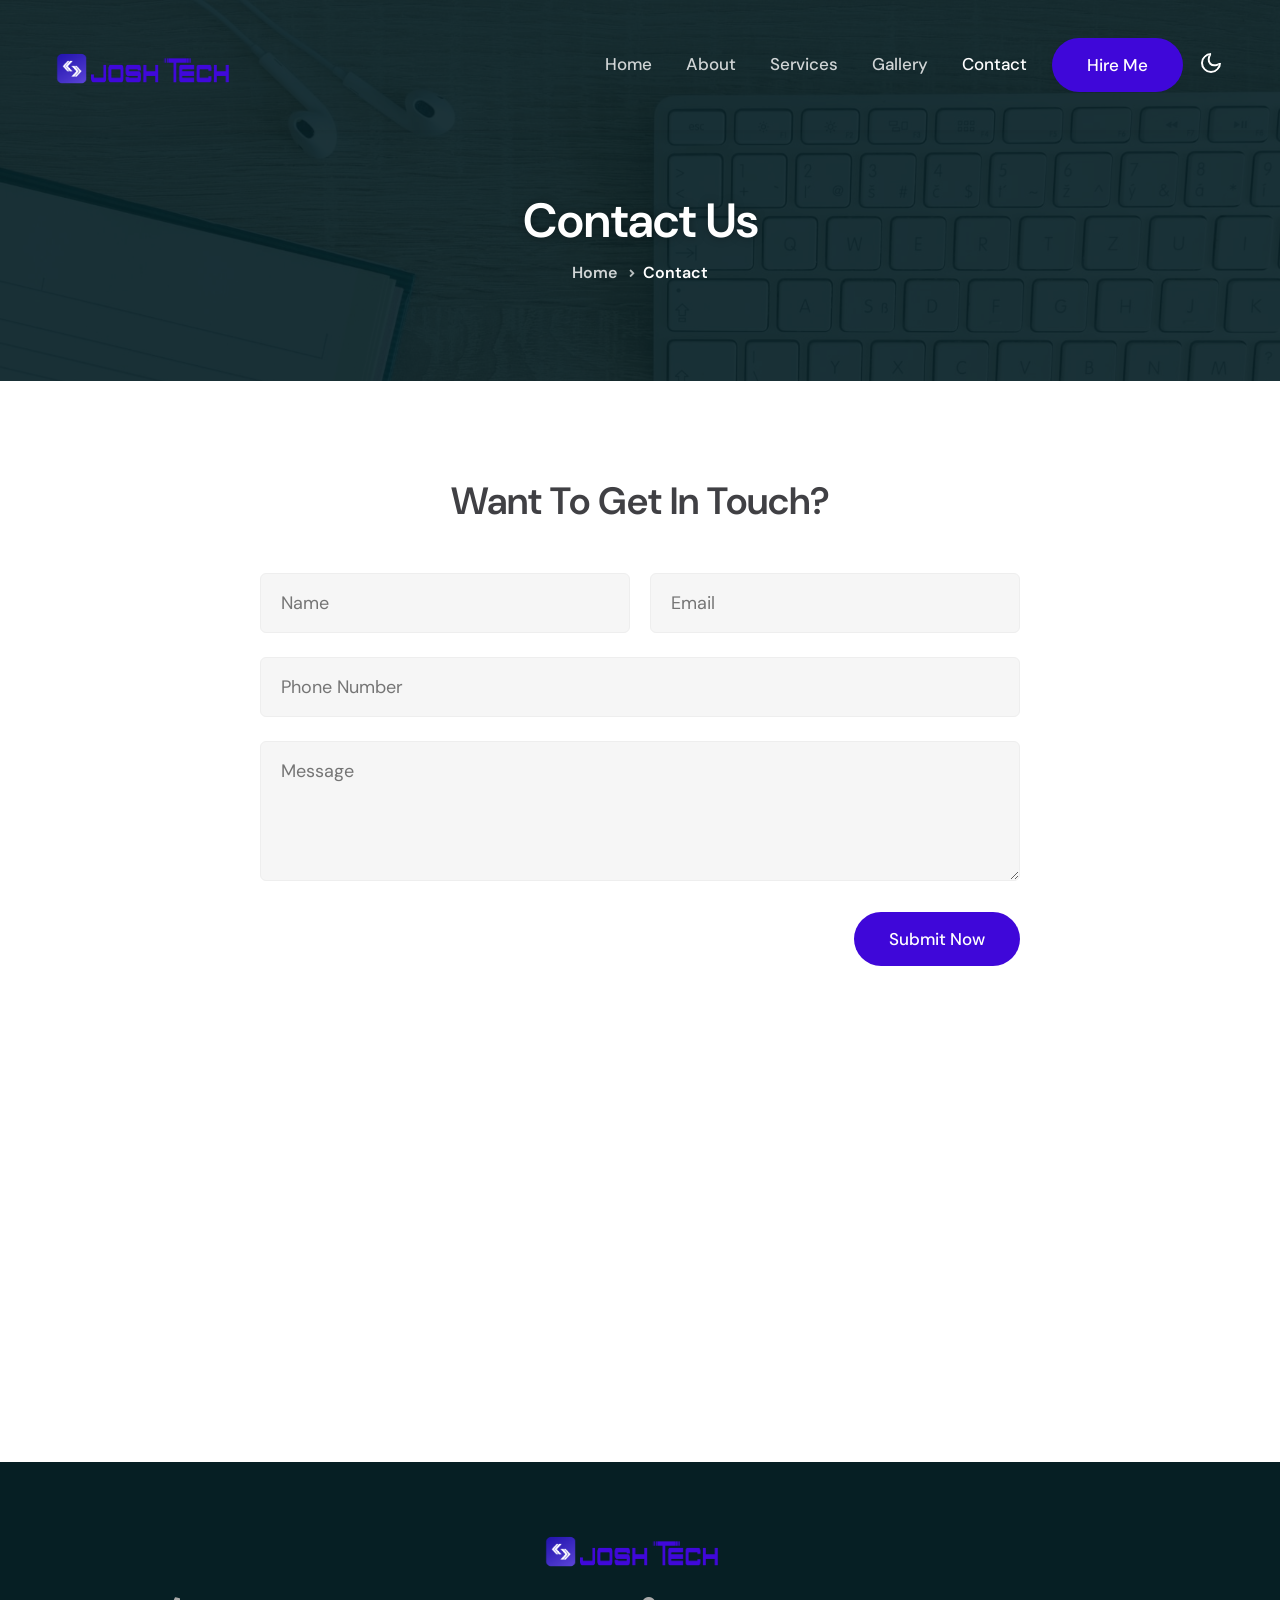
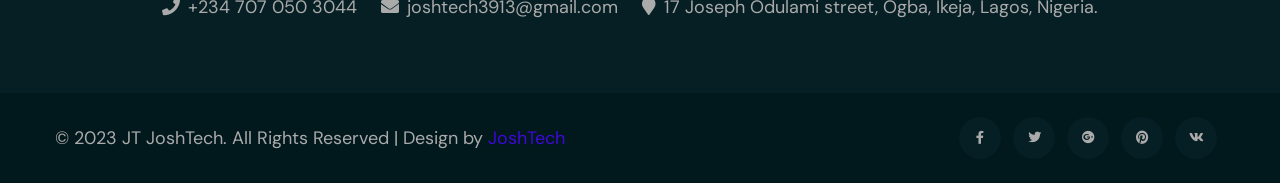
<file: contact.html>
<!--
Author: JoshTech
Author URL: http://joshtech.com
-->
<!doctype html>
<html lang="en">

<head>
    <!-- Required meta tags -->
    <meta charset="utf-8">
    <meta name="viewport" content="width=device-width, initial-scale=1, shrink-to-fit=no">
    <title>JoshTech Portfolio : Contact</title>

    <link rel="shortcut icon" href="assets/images/favicon.png">

    <!-- google-fonts -->
    <link href="//fonts.googleapis.com/css2?family=Dosis:wght@300;400;500;600;800&display=swap" rel="stylesheet">
    <link href="//fonts.googleapis.com/css2?family=DM+Sans:wght@400;500;700&display=swap" rel="stylesheet">
    <!-- //google-fonts -->

    <!-- Template CSS Style link -->
    <link rel="stylesheet" href="assets/css/style-liberty.css">

</head>

<body>     
    <!--header-->
    <header id="site-header" class="fixed-top">
        <div class="container">
            <nav class="navbar navbar-expand-lg stroke">
                <!-- if no logo image enable this 
                <h1>
                    <a class="navbar-brand" href="index.html">
                        <i class="fab fa-asymmetrik"></i> JT JoshTech
                    </a>
                </h1> -->
                <!-- if logo in image enable this   --> 
                <a class="navbar-brand" href="index.html">
                    <img src="assets/images/logo.png" alt="Your logo" title="Your logo" style="height:35px;" />
                </a>
                <button class="navbar-toggler collapsed bg-gradient" type="button" data-bs-toggle="collapse"
                    data-bs-target="#navbarTogglerDemo02" aria-controls="navbarTogglerDemo02" aria-expanded="false"
                    aria-label="Toggle navigation">
                    <span class="navbar-toggler-icon fa icon-expand fa-bars"></span>
                    <span class="navbar-toggler-icon fa icon-close fa-times"></span>
                </button>

                <div class="collapse navbar-collapse" id="navbarTogglerDemo02">
                    <ul class="navbar-nav ms-lg-auto align-items-center">
                        <li class="nav-item">
                            <a class="nav-link" href="index.html">Home <span class="sr-only">(current)</span></a>
                        </li>
                        <li class="nav-item">
                            <a class="nav-link" href="about.html">About</a>
                        </li>
                        <li class="nav-item">
                            <a class="nav-link" href="services.html">Services</a>
                        </li>
                        <li class="nav-item">
                            <a class="nav-link" href="gallery.html">Gallery</a>
                        </li>
                        <li class="nav-item active">
                            <a class="nav-link" href="contact.html">Contact</a>
                        </li>

                        <!--/right-btn-->
                        <div class="header-btn mx-2">
                            <a class="btn btn-style btn-primary mr-lg-5" href="contact.html"> Hire Me</a>
                        </div>
                        <!--/right-btn-->

                    </ul>
                </div>
                
                <!-- toggle switch for light and dark theme -->
                <div class="cont-ser-position">
                    <nav class="navigation">
                        <div class="theme-switch-wrapper">
                            <label class="theme-switch" for="checkbox">
                                <input type="checkbox" id="checkbox">
                                <div class="mode-container">
                                    <i class="gg-sun"></i>
                                    <i class="gg-moon"></i>
                                </div>
                            </label>
                        </div>
                    </nav>
                </div>
                <!-- //toggle switch for light and dark theme -->
            </nav>
        </div>
    </header>
    <!--//header-->


    <!-- contact banner -->
    <section class="w3l-about-breadcrumb text-center">
        <div class="breadcrumb-bg breadcrumb-bg-about py-5">
            <div class="container py-lg-5 mt-5">
                <div class="banner-info-grid mt-5">
                    <h2 class="w3l-title-breadcrumb">Contact Us</h2>
                </div>
                <ul class="breadcrumbs-custom-path">
                    <li><a href="index.html">Home</a></li>
                    <li class="active"><span class="fa fa-angle-right mx-2" aria-hidden="true"></span>Contact</li>
                </ul>
            </div>
        </div>
    </section>
    <!-- //contact banner -->



    <!-- contact -->
    <section class="w3l-contacts-12">
        <div class="contact-top pt-5">
            <div class="container py-lg-5 py-2">
                <div class="title-heading-w3 mx-auto text-center mb-sm-5 mb-4">
                    <h3 class="w3l-title-main">Want to get in touch?</h3>
                </div>
                <div class="d-grid cont-main-top">
                    <!-- contact form -->
                    <div class="contacts12-main">
                        <form action="https://sendmail.w3layouts.com/submitForm" method="post" class="main-input">
                            <div class="top-inputs d-grid">
                                <input type="text" placeholder="Name" name="w3lName" id="w3lName" required="">
                                <input type="email" name="email" placeholder="Email" id="w3lSender" required="">
                            </div>
                            <input type="text" placeholder="Phone Number" name="w3lName" id="w3lName" required="">
                            <textarea placeholder="Message" name="w3lMessage" id="w3lMessage" required=""></textarea>
                            <div class="text-end">
                                <button type="submit" class="btn btn-primary btn-style">Submit Now</button>
                            </div>
                        </form>
                    </div>
                    <!-- //contact form -->
                </div>
            </div>
            <!-- map -->
            <div class="map mt-5">
                <iframe
                    src="https://www.google.com/maps/embed?pb=!1m18!1m12!1m3!1d158857.7281066703!2d-0.24168144921176335!3d51.5287718408761!2m3!1f0!2f0!3f0!3m2!1i1024!2i768!4f13.1!3m3!1m2!1s0x47d8a00baf21de75%3A0x52963a5addd52a99!2sLondon%2C%20UK!5e0!3m2!1sen!2sin!4v1569921526194!5m2!1sen!2sin"
                    frameborder="0" style="border:0;" allowfullscreen=""></iframe>
            </div>
            <!-- //map -->
        </div>
    </section>
    <!-- //contact -->


    <!-- footer -->
    <footer class="text-center">
        <div class="footer py-5">
            <div class="container py-md-4">
                <div clss="footer-logo">
                    <a class="navbar-brand" href="index.html">
                        <img src="assets/images/logo.png" alt="Your logo" title="Your logo" style="height:35px;" />
                    </a>
                </div>
                <div class="footer-contact-info mt-4">
                    <ul>
                        <li>
                            <a href="tel:+234 707 050 3044" class="contact-text-sub">
                                <span class="fas fa-phone me-2"></span>+234 707 050 3044
                            </a>
                        </li>
                        <li>
                            <a href="mailto:joshtech3913@gmail.com" class="contact-text-sub">
                                <span class="fas fa-envelope me-2"></span>joshtech3913@gmail.com 
                            </a>
                        </li>
                        <li>
                            <p class="contact-text-sub"> 
                                <span class="fas fa-map-marker me-2"></span>17 Joseph Odulami street, Ogba, Ikeja, Lagos, Nigeria.
                            </p>
                        </li>
                    </ul>
                </div>
            </div>
        </div>
        <div class="container py-4">
            <div class="row footer-grids">
                <div class="col-lg-6 copyright text-lg-start text-center align-center">
                    <p>© 2023 JT JoshTech. All Rights Reserved | Design by <a href="http://joshtech.com/"> JoshTech</a> </p>
                </div>
                <div class="col-lg-6 text-lg-end text-center mt-lg-0 mt-4">
                    <div class="social">
                        <ul>
                            <li><a href="#url"><span class="fab me-2 fa-facebook-f"></span></a></li>
                            <li><a href="#url"><span class="fab me-2 fa-twitter"></span></a></li>
                            <li><a href="#url"><span class="fab me-2 fa-google-plus"></span></a></li>
                            <li><a href="#url"><span class="fab me-2 fa-pinterest"></span></a></li>
                            <li><a href="#url"><span class="fab me-2 fa-vk"></span></a></li>
                        </ul>
                    </div>
                </div>
            </div>
        </div>
    </footer>
    <!-- //footer -->



<!-- Js scripts -->
<!-- move top -->
<button onclick="topFunction()" id="movetop" title="Go to top">
    <span class="fas fa-level-up-alt" aria-hidden="true"></span>
</button>
<script>
    // When the user scrolls down 20px from the top of the document, show the button
    window.onscroll = function () {
        scrollFunction()
    };

    function scrollFunction() {
        if (document.body.scrollTop > 20 || document.documentElement.scrollTop > 20) {
            document.getElementById("movetop").style.display = "block";
        } else {
            document.getElementById("movetop").style.display = "none";
        }
    }

    // When the user clicks on the button, scroll to the top of the document
    function topFunction() {
        document.body.scrollTop = 0;
        document.documentElement.scrollTop = 0;
    }
</script>
<!-- //move top -->

<!-- common jquery plugin -->
<script src="assets/js/jquery-3.3.1.min.js"></script>
<!-- //common jquery plugin -->

<!-- theme switch js (light and dark)-->
<script src="assets/js/theme-change.js"></script>
<!-- //theme switch js (light and dark)-->

<!--search-bar-->
<script src="assets/js/search.js"></script>
<!--//search-bar-->

<!--/stats-number-counter-->
<script src="assets/js/jquery.waypoints.min.js"></script>
<script src="assets/js/jquery.countup.js"></script>
<script>
    $('.counter').countUp();

</script>
<!--//stats-number-counter-->

<!--/owlcarousel-->
<script src="assets/js/owl.carousel.js"></script>
<!-- //tesimonials-->
<script>
    $(document).ready(function () {
      $("#owl-demo1").owlCarousel({
        loop: true,
        margin: 30,
        nav: false,
        responsiveClass: true,
        responsive: {
          0: {
            items: 1,
            nav: false
          },
          768: {
            items: 2,
            nav: false
          },
          1024: {
            items: 3,
            nav: false
          }
        }
      })
    })
  </script>
<!-- //tesimonials-->

<!-- /typig-text-->
<script>
    const typedTextSpan = document.querySelector(".typed-text");
    const cursorSpan = document.querySelector(".cursor");

    const textArray = ["Web Designer", "Web Developer", "Photographer", "Freelancer"];
    const typingDelay = 200;
    const erasingDelay = 10;
    const newTextDelay = 100; // Delay between current and next text
    let textArrayIndex = 0;
    let charIndex = 0;

    function type() {
        if (charIndex < textArray[textArrayIndex].length) {
            if (!cursorSpan.classList.contains("typing")) cursorSpan.classList.add("typing");
            typedTextSpan.textContent += textArray[textArrayIndex].charAt(charIndex);
            charIndex++;
            setTimeout(type, typingDelay);
        } else {
            cursorSpan.classList.remove("typing");
            setTimeout(erase, newTextDelay);
        }
    }

    function erase() {
        if (charIndex > 0) {
            // add class 'typing' if there's none
            if (!cursorSpan.classList.contains("typing")) {
                cursorSpan.classList.add("typing");
            }
            typedTextSpan.textContent = textArray[textArrayIndex].substring(0, 0);
            charIndex--;
            setTimeout(erase, erasingDelay);
        } else {
            cursorSpan.classList.remove("typing");
            textArrayIndex++;
            if (textArrayIndex >= textArray.length) textArrayIndex = 0;
            setTimeout(type, typingDelay);
        }
    }

    document.addEventListener("DOMContentLoaded", function () { // On DOM Load initiate the effect
        if (textArray.length) setTimeout(type, newTextDelay + 250);
    });
</script>
<!-- //typig-text-->


<!-- jQuery-Photo-filter-lightbox-portfolio-plugin -->
<script src="assets/js/jquery-1.7.2.js"></script>
<script src="assets/js/jquery.quicksand.js"></script>
<script src="assets/js/script.js"></script>
<script src="assets/js/jquery.prettyPhoto.js"></script>
<!-- //jQuery-Photo-filter-lightbox-portfolio-plugin -->

<!-- MENU-JS -->
<script>
    $(window).on("scroll", function () {
        var scroll = $(window).scrollTop();

        if (scroll >= 80) {
            $("#site-header").addClass("nav-fixed");
        } else {
            $("#site-header").removeClass("nav-fixed");
        }
    });

    //Main navigation Active Class Add Remove
    $(".navbar-toggler").on("click", function () {
        $("header").toggleClass("active");
    });
    $(document).on("ready", function () {
        if ($(window).width() > 991) {
            $("header").removeClass("active");
        }
        $(window).on("resize", function () {
            if ($(window).width() > 991) {
                $("header").removeClass("active");
            }
        });
    });
</script>
<!-- //MENU-JS -->

<!-- disable body scroll which navbar is in active -->
<script>
    $(function () {
        $('.navbar-toggler').click(function () {
            $('body').toggleClass('noscroll');
        })
    });
</script>
<!-- //disable body scroll which navbar is in active -->

<!--bootstrap-->
<script src="assets/js/bootstrap.min.js"></script>
<!-- //bootstrap-->
<!-- //Js scripts -->

</body>

</html>
</file>
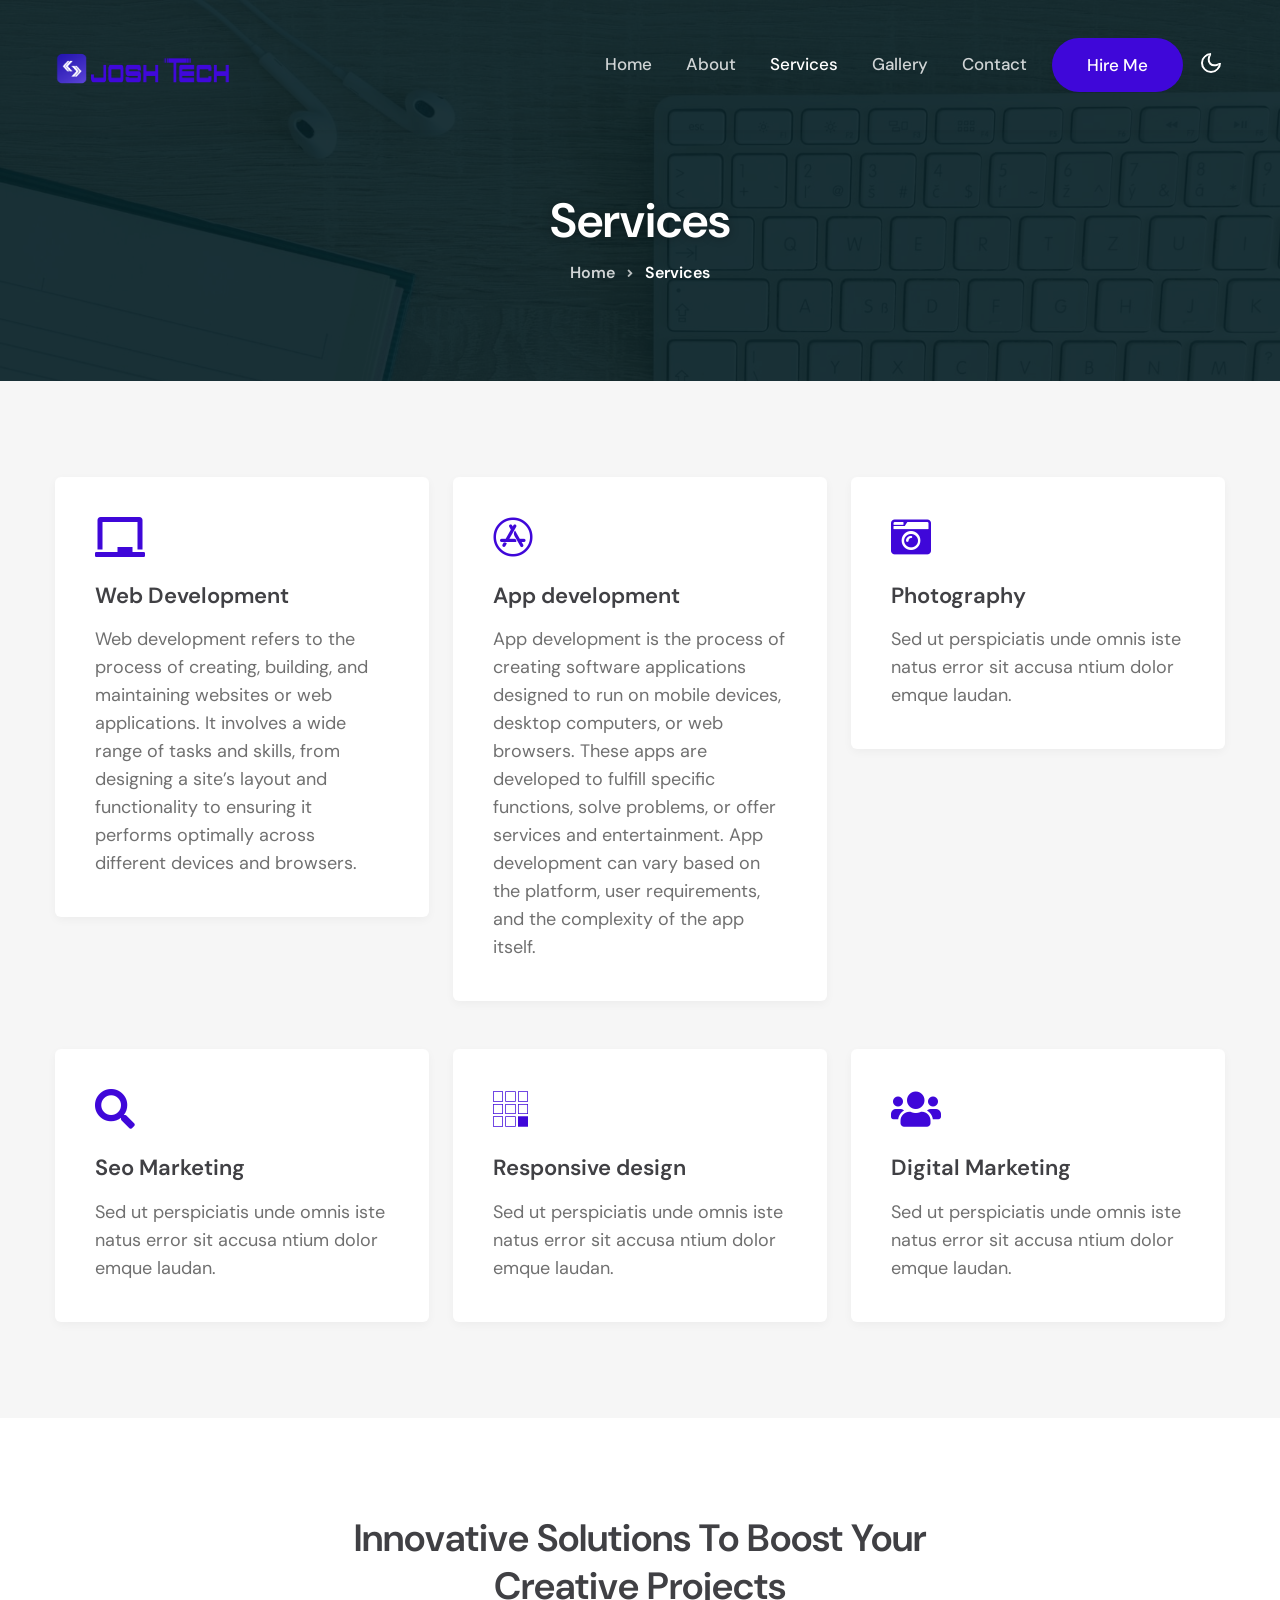
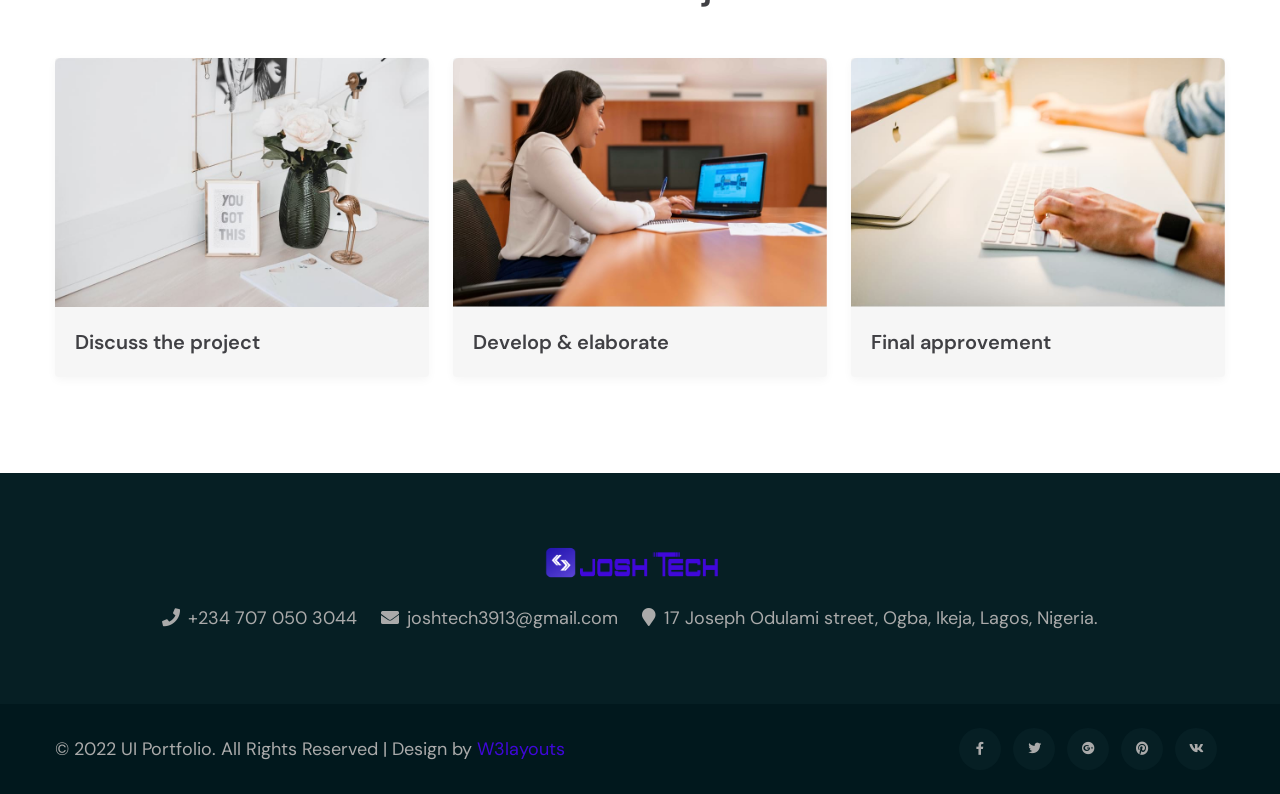
<file: services.html>
<!--
Author: JoshTech
Author URL: http://joshtech.com
-->
<!doctype html>
<html lang="en">

<head>
    <!-- Required meta tags -->
    <meta charset="utf-8">
    <meta name="viewport" content="width=device-width, initial-scale=1, shrink-to-fit=no">
    <title>JoshTech Portfolio : Services</title>

    <link rel="shortcut icon" href="assets/images/favicon.png">

    <!-- google-fonts -->
    <link href="//fonts.googleapis.com/css2?family=Dosis:wght@300;400;500;600;800&display=swap" rel="stylesheet">
    <link href="//fonts.googleapis.com/css2?family=DM+Sans:wght@400;500;700&display=swap" rel="stylesheet">
    <!-- //google-fonts -->

    <!-- Template CSS Style link -->
    <link rel="stylesheet" href="assets/css/style-liberty.css">

</head>

<body>



<!--header-->
<header id="site-header" class="fixed-top">
    <div class="container">
        <nav class="navbar navbar-expand-lg stroke">
            <!-- if no logo image enable this 
                <h1>
                    <a class="navbar-brand" href="index.html">
                        <i class="fab fa-asymmetrik"></i> JT JoshTech
                    </a>
                </h1> -->
                <!-- if logo in image enable this   --> 
                <a class="navbar-brand" href="index.html">
                    <img src="assets/images/logo.png" alt="Your logo" title="Your logo" style="height:35px;" />
                </a>
            <button class="navbar-toggler collapsed bg-gradient" type="button" data-bs-toggle="collapse"
                data-bs-target="#navbarTogglerDemo02" aria-controls="navbarTogglerDemo02" aria-expanded="false"
                aria-label="Toggle navigation">
                <span class="navbar-toggler-icon fa icon-expand fa-bars"></span>
                <span class="navbar-toggler-icon fa icon-close fa-times"></span>
            </button>

            <div class="collapse navbar-collapse" id="navbarTogglerDemo02">
                <ul class="navbar-nav ms-lg-auto align-items-center">
                    <li class="nav-item">
                        <a class="nav-link" href="index.html">Home <span class="sr-only">(current)</span></a>
                    </li>
                    <li class="nav-item">
                        <a class="nav-link" href="about.html">About</a>
                    </li>
                    <li class="nav-item active">
                        <a class="nav-link" href="services.html">Services</a>
                    </li>
                    <li class="nav-item">
                        <a class="nav-link" href="gallery.html">Gallery</a>
                    </li>
                    <li class="nav-item">
                        <a class="nav-link" href="contact.html">Contact</a>
                    </li>

                    <!--/right-btn-->
                    <div class="header-btn mx-2">
                        <a class="btn btn-style btn-primary mr-lg-5" href="contact.html"> Hire Me</a>
                    </div>
                    <!--/right-btn-->

                </ul>
            </div>
            
            <!-- toggle switch for light and dark theme -->
            <div class="cont-ser-position">
                <nav class="navigation">
                    <div class="theme-switch-wrapper">
                        <label class="theme-switch" for="checkbox">
                            <input type="checkbox" id="checkbox">
                            <div class="mode-container">
                                <i class="gg-sun"></i>
                                <i class="gg-moon"></i>
                            </div>
                        </label>
                    </div>
                </nav>
            </div>
            <!-- //toggle switch for light and dark theme -->
        </nav>
    </div>
</header>
<!--//header-->


<!-- Services banner -->
<section class="w3l-about-breadcrumb text-center">
    <div class="breadcrumb-bg breadcrumb-bg-about py-5">
        <div class="container py-lg-5 mt-5">
            <div class="banner-info-grid mt-5">
                <h2 class="w3l-title-breadcrumb">Services</h2>
            </div>
            <ul class="breadcrumbs-custom-path">
                <li><a href="#url">Home</a></li>
                <li class="active"><span class="fa fa-angle-right mx-2" aria-hidden="true"></span> Services</li>
            </ul>
        </div>
    </div>
</section>
<!-- //Services banner -->


<!-- Services Section -->
<section class="about-section py-5">
    <div class="container py-lg-5 py-md-4 py-2">
        <div class="row justify-content-center">
            <div class="col-lg-4 col-md-6">
                <div class="about-single">
                    <div class="about-icon mb-4">
                        <i class="fas fa-chalkboard"></i>
                    </div>
                    <div class="about-content">
                        <h5 class="mb-3"><a href="about.html">Web Development</a></h5>
                        <p>Web development refers to the process of creating, building, and maintaining websites or web applications. It involves a wide range of tasks and skills, from designing a site’s layout and functionality to ensuring it performs optimally across different devices and browsers.</p>
                    </div>
                </div>
            </div>
            <div class="col-lg-4 col-md-6 mt-md-0 mt-3">
                <div class="about-single">
                    <div class="about-icon mb-4">
                        <i class="fab fa-app-store"></i>
                    </div>
                    <div class="about-content">
                        <h5 class="mb-3"><a href="about.html">App development</a></h5>
                        <p>App development is the process of creating software applications designed to run on mobile devices, desktop computers, or web browsers. These apps are developed to fulfill specific functions, solve problems, or offer services and entertainment. App development can vary based on the platform, user requirements, and the complexity of the app itself.</p>
                    </div>
                </div>
            </div>
            <div class="col-lg-4 col-md-6 mt-lg-0 mt-3">
                <div class="about-single">
                    <div class="about-icon mb-4">
                        <i class="fas fa-camera-retro"></i>
                    </div>
                    <div class="about-content">
                        <h5 class="mb-3"><a href="about.html">Photography</a></h5>
                        <p>Sed ut perspiciatis unde omnis iste natus error sit accusa ntium dolor emque
                            laudan.</p>
                    </div>
                </div>
            </div>

            <div class="col-lg-4 col-md-6 mt-lg-5 mt-4">
                <div class="about-single">
                    <div class="about-icon mb-4">
                        <i class="fas fa-search"></i>
                    </div>
                    <div class="about-content">
                        <h5 class="mb-3"><a href="about.html">Seo Marketing</a></h5>
                        <p>Sed ut perspiciatis unde omnis iste natus error sit accusa ntium dolor emque
                            laudan.</p>
                    </div>
                </div>
            </div>
            <div class="col-lg-4 col-md-6 mt-lg-5 mt-4">
                <div class="about-single">
                    <div class="about-icon mb-4">
                        <i class="fab fa-buromobelexperte"></i>
                    </div>
                    <div class="about-content">
                        <h5 class="mb-3"><a href="about.html">Responsive design</a></h5>
                        <p>Sed ut perspiciatis unde omnis iste natus error sit accusa ntium dolor emque
                            laudan.</p>
                    </div>
                </div>
            </div>
            <div class="col-lg-4 col-md-6 mt-lg-5 mt-4">
                <div class="about-single">
                    <div class="about-icon mb-4">
                        <i class="fas fa-users"></i>
                    </div>
                    <div class="about-content">
                        <h5 class="mb-3"><a href="about.html">Digital Marketing</a></h5>
                        <p>Sed ut perspiciatis unde omnis iste natus error sit accusa ntium dolor emque
                            laudan.</p>
                    </div>
                </div>
            </div>
        </div>
    </div>
</section>
<!-- //Services Section -->


<div class="service-section py-5">
    <div class="container py-lg-5 py-md-4 py-2">
        <div class="title-heading-w3 mx-auto text-center mb-sm-5 mb-4">
            <h3 class="w3l-title-main">Innovative solutions
                to boost your creative projects</h3>
        </div>
        <div class="row justify-content-center">
            <div class="col-lg-4 col-sm-6 item">
                <div class="card">
                    <div class="card-header p-0 position-relative border-0">
                        <a href="services.html">
                            <img class="d-block img-responsive" src="assets/images/blog3.jpg" alt="card-image">
                        </a>
                    </div>
                    <div class="card-body service-details">
                        <a href="services.html" class="service-heading">Discuss the project </a>
                    </div>
                </div>
            </div>
            <div class="col-lg-4 col-sm-6 mt-sm-0 mt-4 pt-sm-0 pt-2">
                <div class="card">
                    <div class="card-header p-0 position-relative border-0">
                        <a href="services.html">
                            <img class="d-block img-responsive" src="assets/images/blog4.jpg" alt="card-image">
                        </a>
                    </div>
                    <div class="card-body service-details">
                        <a href="services.html" class="service-heading">Develop & elaborate </a>
                    </div>
                </div>
            </div>
            <div class="col-lg-4 col-sm-6 mt-lg-0 mt-4 pt-lg-0 pt-2">
                <div class="card">
                    <div class="card-header p-0 position-relative border-0">
                        <a href="services.html">
                            <img class="d-block img-responsive" src="assets/images/blog6.jpg" alt="card-image">
                        </a>
                    </div>
                    <div class="card-body service-details">
                        <a href="services.html" class="service-heading">Final approvement </a>
                    </div>
                </div>
            </div>
        </div>
    </div>
</div>


<!-- footer -->
<footer class="text-center">
    <div class="footer py-5">
        <div class="container py-md-4">
            <div clss="footer-logo">
                <a class="navbar-brand" href="index.html">
                    <img src="assets/images/logo.png" alt="Your logo" title="Your logo" style="height:35px;" />
                </a>
            </div>
            <div class="footer-contact-info mt-4">
                <ul>
                    <li>
                        <a href="tel:+12 345 678 900" class="contact-text-sub">
                            <span class="fas fa-phone me-2"></span>+234 707 050 3044</a>
                    </li>
                    <li>
                        <a href="mailto:joshtech3913@gmail.com" class="contact-text-sub">
                            <span class="fas fa-envelope me-2"></span>joshtech3913@gmail.com </a>
                    </li>
                    <li>
                        <p class="contact-text-sub"> 
                            <span class="fas fa-map-marker me-2"></span>17 Joseph Odulami street, Ogba, Ikeja, Lagos, Nigeria.</p>
                    </li>
                </ul>
            </div>
        </div>
    </div>
    <div class="container py-4">
        <div class="row footer-grids">
            <div class="col-lg-6 copyright text-lg-start text-center align-center">
                <p>© 2022 UI Portfolio. All Rights Reserved | Design by <a href="http://w3layouts.com/"> W3layouts</a> </p>
            </div>
            <div class="col-lg-6 text-lg-end text-center mt-lg-0 mt-4">
                <div class="social">
                    <ul>
                        <li><a href="#url"><span class="fab me-2 fa-facebook-f"></span></a></li>
                        <li><a href="#url"><span class="fab me-2 fa-twitter"></span></a></li>
                        <li><a href="#url"><span class="fab me-2 fa-google-plus"></span></a></li>
                        <li><a href="#url"><span class="fab me-2 fa-pinterest"></span></a></li>
                        <li><a href="#url"><span class="fab me-2 fa-vk"></span></a></li>
                    </ul>
                </div>
            </div>
        </div>
    </div>
</footer>
<!-- //footer -->



<!-- Js scripts -->
<!-- move top -->
<button onclick="topFunction()" id="movetop" title="Go to top">
    <span class="fas fa-level-up-alt" aria-hidden="true"></span>
</button>
<script>
    // When the user scrolls down 20px from the top of the document, show the button
    window.onscroll = function () {
        scrollFunction()
    };

    function scrollFunction() {
        if (document.body.scrollTop > 20 || document.documentElement.scrollTop > 20) {
            document.getElementById("movetop").style.display = "block";
        } else {
            document.getElementById("movetop").style.display = "none";
        }
    }

    // When the user clicks on the button, scroll to the top of the document
    function topFunction() {
        document.body.scrollTop = 0;
        document.documentElement.scrollTop = 0;
    }
</script>
<!-- //move top -->

<!-- common jquery plugin -->
<script src="assets/js/jquery-3.3.1.min.js"></script>
<!-- //common jquery plugin -->

<!-- theme switch js (light and dark)-->
<script src="assets/js/theme-change.js"></script>
<!-- //theme switch js (light and dark)-->

<!--search-bar-->
<script src="assets/js/search.js"></script>
<!--//search-bar-->

<!--/stats-number-counter-->
<script src="assets/js/jquery.waypoints.min.js"></script>
<script src="assets/js/jquery.countup.js"></script>
<script>
    $('.counter').countUp();

</script>
<!--//stats-number-counter-->

<!--/owlcarousel-->
<script src="assets/js/owl.carousel.js"></script>
<!-- //tesimonials-->
<script>
    $(document).ready(function () {
      $("#owl-demo1").owlCarousel({
        loop: true,
        margin: 30,
        nav: false,
        responsiveClass: true,
        responsive: {
          0: {
            items: 1,
            nav: false
          },
          768: {
            items: 2,
            nav: false
          },
          1024: {
            items: 3,
            nav: false
          }
        }
      })
    })
  </script>
<!-- //tesimonials-->

<!-- //brands-->
<script>
    $(document).ready(function() {
        $("#owl-demo").owlCarousel({
            loop: true,
            nav: false,
            autoplay: true,
            autoplaySpeed: 1500,
            responsiveClass: true,
            responsive: {
                0: {
                    items: 2,
                    nav: false
                },
                568: {
                    items: 3,
                    nav: false
                },
                768: {
                    items: 4,
                    nav: false
                }
            }
        })
    })

</script>
<!-- //brands-->

<!-- /typig-text-->
<script>
    const typedTextSpan = document.querySelector(".typed-text");
    const cursorSpan = document.querySelector(".cursor");

    const textArray = ["Web Designer", "Web Developer", "Photographer", "Freelancer"];
    const typingDelay = 200;
    const erasingDelay = 10;
    const newTextDelay = 100; // Delay between current and next text
    let textArrayIndex = 0;
    let charIndex = 0;

    function type() {
        if (charIndex < textArray[textArrayIndex].length) {
            if (!cursorSpan.classList.contains("typing")) cursorSpan.classList.add("typing");
            typedTextSpan.textContent += textArray[textArrayIndex].charAt(charIndex);
            charIndex++;
            setTimeout(type, typingDelay);
        } else {
            cursorSpan.classList.remove("typing");
            setTimeout(erase, newTextDelay);
        }
    }

    function erase() {
        if (charIndex > 0) {
            // add class 'typing' if there's none
            if (!cursorSpan.classList.contains("typing")) {
                cursorSpan.classList.add("typing");
            }
            typedTextSpan.textContent = textArray[textArrayIndex].substring(0, 0);
            charIndex--;
            setTimeout(erase, erasingDelay);
        } else {
            cursorSpan.classList.remove("typing");
            textArrayIndex++;
            if (textArrayIndex >= textArray.length) textArrayIndex = 0;
            setTimeout(type, typingDelay);
        }
    }

    document.addEventListener("DOMContentLoaded", function () { // On DOM Load initiate the effect
        if (textArray.length) setTimeout(type, newTextDelay + 250);
    });
</script>
<!-- //typig-text-->


<!-- jQuery-Photo-filter-lightbox-portfolio-plugin -->
<script src="assets/js/jquery-1.7.2.js"></script>
<script src="assets/js/jquery.quicksand.js"></script>
<script src="assets/js/script.js"></script>
<script src="assets/js/jquery.prettyPhoto.js"></script>
<!-- //jQuery-Photo-filter-lightbox-portfolio-plugin -->

<!-- MENU-JS -->
<script>
    $(window).on("scroll", function () {
        var scroll = $(window).scrollTop();

        if (scroll >= 80) {
            $("#site-header").addClass("nav-fixed");
        } else {
            $("#site-header").removeClass("nav-fixed");
        }
    });

    //Main navigation Active Class Add Remove
    $(".navbar-toggler").on("click", function () {
        $("header").toggleClass("active");
    });
    $(document).on("ready", function () {
        if ($(window).width() > 991) {
            $("header").removeClass("active");
        }
        $(window).on("resize", function () {
            if ($(window).width() > 991) {
                $("header").removeClass("active");
            }
        });
    });
</script>
<!-- //MENU-JS -->

<!-- disable body scroll which navbar is in active -->
<script>
    $(function () {
        $('.navbar-toggler').click(function () {
            $('body').toggleClass('noscroll');
        })
    });
</script>
<!-- //disable body scroll which navbar is in active -->

<!--bootstrap-->
<script src="assets/js/bootstrap.min.js"></script>
<!-- //bootstrap-->
<!-- //Js scripts -->

</body>

</html>
</file>
<file: assets/css/style-liberty.css>
@charset "UTF-8";

/*--
Author: Johnson Ogu
Author URL: http://joshtech.com
--*/


/*!
 * Bootstrap v5.0.1 (https://getbootstrap.com/)
 * Copyright 2011-2021 The Bootstrap Authors
 * Copyright 2011-2021 Twitter, Inc.
 * Licensed under MIT (https://github.com/twbs/bootstrap/blob/main/LICENSE)
 */
:root {
  --bs-blue: #0d6efd;
  --bs-indigo: #6610f2;
  --bs-purple: #6f42c1 --bs-pink: #d63384;
  --bs-red: #dc3545;
  --bs-orange: #fd7e14;
  --bs-yellow: #ffc107;
  --bs-green: #198754;
  --bs-teal: #20c997;
  --bs-cyan: #0dcaf0;
  --bs-white: #fff;
  --bs-gray: #6c757d;
  --bs-gray-dark: #343a40;
  --bs-primary: #0d6efd;
  --bs-secondary: #6c757d;
  --bs-success: #198754;
  --bs-info: #0dcaf0;
  --bs-warning: #ffc107;
  --bs-danger: #dc3545;
  --bs-light: #f8f9fa;
  --bs-dark: #212529;
  --bs-font-sans-serif: system-ui, -apple-system, "Segoe UI", Roboto, "Helvetica Neue", Arial, "Noto Sans", "Liberation Sans", sans-serif, "Apple Color Emoji", "Segoe UI Emoji", "Segoe UI Symbol", "Noto Color Emoji";
  --bs-font-monospace: SFMono-Regular, Menlo, Monaco, Consolas, "Liberation Mono", "Courier New", monospace;
  --bs-gradient: linear-gradient(180deg, rgba(255, 255, 255, 0.15), rgba(255, 255, 255, 0))
}

*,
::after,
::before {
  box-sizing: border-box
}

@media (prefers-reduced-motion:no-preference) {
  :root {
    scroll-behavior: smooth
  }
}

body {
  margin: 0;
  font-family: 'DM Sans', sans-serif;
  font-size: 1rem;
  font-weight: 400;
  line-height: 1.5;
  color: #212529;
  background-color: #fff;
  -webkit-text-size-adjust: 100%;
  -webkit-tap-highlight-color: transparent
}

hr {
  margin: 1rem 0;
  color: inherit;
  background-color: currentColor;
  border: 0;
  opacity: .25
}

hr:not([size]) {
  height: 1px
}

.h1,
.h2,
.h3,
.h4,
.h5,
.h6,
h1,
h2,
h3,
h4,
h5,
h6 {
  margin-top: 0;
  margin-bottom: .5rem;
  font-weight: 700;
  line-height: 1.2
}

.h1,
h1 {
  font-size: calc(1.375rem + 1.5vw)
}

@media (min-width:1200px) {

  .h1,
  h1 {
    font-size: 2.5rem
  }
}

.h2,
h2 {
  font-size: calc(1.325rem + .9vw)
}

@media (min-width:1200px) {

  .h2,
  h2 {
    font-size: 2rem
  }
}

.h3,
h3 {
  font-size: calc(1.3rem + .6vw)
}

@media (min-width:1200px) {

  .h3,
  h3 {
    font-size: 1.75rem
  }
}

.h4,
h4 {
  font-size: calc(1.275rem + .3vw)
}

@media (min-width:1200px) {

  .h4,
  h4 {
    font-size: 1.5rem
  }
}

.h5,
h5 {
  font-size: 1.25rem
}

.h6,
h6 {
  font-size: 1rem
}

p {
  margin-top: 0;
  margin-bottom: 1rem
}

abbr[data-bs-original-title],
abbr[title] {
  -webkit-text-decoration: underline dotted;
  text-decoration: underline dotted;
  cursor: help;
  -webkit-text-decoration-skip-ink: none;
  text-decoration-skip-ink: none
}

address {
  margin-bottom: 1rem;
  font-style: normal;
  line-height: inherit
}

ol,
ul {
  padding-left: 2rem
}

dl,
ol,
ul {
  margin-top: 0;
  margin-bottom: 1rem
}

ol ol,
ol ul,
ul ol,
ul ul {
  margin-bottom: 0
}

dt {
  font-weight: 700
}

dd {
  margin-bottom: .5rem;
  margin-left: 0
}

blockquote {
  margin: 0 0 1rem
}

b,
strong {
  font-weight: bolder
}

.small,
small {
  font-size: .875em
}

.mark,
mark {
  padding: .2em;
  background-color: #fcf8e3
}

sub,
sup {
  position: relative;
  font-size: .75em;
  line-height: 0;
  vertical-align: baseline
}

sub {
  bottom: -.25em
}

sup {
  top: -.5em
}

a {
  color: var(--primary-color);
  text-decoration: underline;

}

a:hover {
  color: var(--primary-color);
}

a:not([href]):not([class]),
a:not([href]):not([class]):hover {
  color: inherit;
  text-decoration: none
}

code,
kbd,
pre,
samp {
  font-family: 'DM Sans', sans-serif;
  font-size: 1em;
  direction: ltr;
  unicode-bidi: bidi-override
}

pre {
  display: block;
  margin-top: 0;
  margin-bottom: 1rem;
  overflow: auto;
  font-size: .875em
}

pre code {
  font-size: inherit;
  color: inherit;
  word-break: normal
}

code {
  font-size: .875em;
  color: #d63384;
  word-wrap: break-word
}

a>code {
  color: inherit
}

kbd {
  padding: .2rem .4rem;
  font-size: .875em;
  color: #fff;
  background-color: #212529;
  border-radius: .2rem
}

kbd kbd {
  padding: 0;
  font-size: 1em;
  font-weight: 700
}

figure {
  margin: 0 0 1rem
}

img,
svg {
  vertical-align: middle
}

table {
  caption-side: bottom;
  border-collapse: collapse
}

caption {
  padding-top: .5rem;
  padding-bottom: .5rem;
  color: #6c757d;
  text-align: left
}

th {
  text-align: inherit;
  text-align: -webkit-match-parent
}

tbody,
td,
tfoot,
th,
thead,
tr {
  border-color: inherit;
  border-style: solid;
  border-width: 0
}

label {
  display: inline-block
}

button {
  border-radius: 0
}

button:focus:not(:focus-visible) {
  outline: 0
}

button,
input,
optgroup,
select,
textarea {
  margin: 0;
  font-family: 'DM Sans', sans-serif;
  font-size: inherit;
  line-height: inherit
}

button,
select {
  text-transform: none
}

[role=button] {
  cursor: pointer
}

select {
  word-wrap: normal
}

select:disabled {
  opacity: 1
}

[list]::-webkit-calendar-picker-indicator {
  display: none
}

[type=button],
[type=reset],
[type=submit],
button {
  -webkit-appearance: button
}

[type=button]:not(:disabled),
[type=reset]:not(:disabled),
[type=submit]:not(:disabled),
button:not(:disabled) {
  cursor: pointer
}

::-moz-focus-inner {
  padding: 0;
  border-style: none
}

textarea {
  resize: vertical
}

fieldset {
  min-width: 0;
  padding: 0;
  margin: 0;
  border: 0
}

legend {
  float: left;
  width: 100%;
  padding: 0;
  margin-bottom: .5rem;
  font-size: calc(1.275rem + .3vw);
  line-height: inherit
}

@media (min-width:1200px) {
  legend {
    font-size: 1.5rem
  }
}

legend+* {
  clear: left
}

::-webkit-datetime-edit-day-field,
::-webkit-datetime-edit-fields-wrapper,
::-webkit-datetime-edit-hour-field,
::-webkit-datetime-edit-minute,
::-webkit-datetime-edit-month-field,
::-webkit-datetime-edit-text,
::-webkit-datetime-edit-year-field {
  padding: 0
}

::-webkit-inner-spin-button {
  height: auto
}

[type=search] {
  outline-offset: -2px;
  -webkit-appearance: textfield
}

::-webkit-search-decoration {
  -webkit-appearance: none
}

::-webkit-color-swatch-wrapper {
  padding: 0
}

::file-selector-button {
  font: inherit
}

::-webkit-file-upload-button {
  font: inherit;
  -webkit-appearance: button
}

output {
  display: inline-block
}

iframe {
  border: 0
}

summary {
  display: list-item;
  cursor: pointer
}

progress {
  vertical-align: baseline
}

[hidden] {
  display: none !important
}

.lead {
  font-size: 1.25rem;
  font-weight: 300
}

.display-1 {
  font-size: calc(1.625rem + 4.5vw);
  font-weight: 300;
  line-height: 1.2
}

@media (min-width:1200px) {
  .display-1 {
    font-size: 5rem
  }
}

.display-2 {
  font-size: calc(1.575rem + 3.9vw);
  font-weight: 300;
  line-height: 1.2
}

@media (min-width:1200px) {
  .display-2 {
    font-size: 4.5rem
  }
}

.display-3 {
  font-size: calc(1.525rem + 3.3vw);
  font-weight: 300;
  line-height: 1.2
}

@media (min-width:1200px) {
  .display-3 {
    font-size: 4rem
  }
}

.display-4 {
  font-size: calc(1.475rem + 2.7vw);
  font-weight: 300;
  line-height: 1.2
}

@media (min-width:1200px) {
  .display-4 {
    font-size: 3.5rem
  }
}

.display-5 {
  font-size: calc(1.425rem + 2.1vw);
  font-weight: 300;
  line-height: 1.2
}

@media (min-width:1200px) {
  .display-5 {
    font-size: 3rem
  }
}

.display-6 {
  font-size: calc(1.375rem + 1.5vw);
  font-weight: 300;
  line-height: 1.2
}

@media (min-width:1200px) {
  .display-6 {
    font-size: 2.5rem
  }
}

.list-unstyled {
  padding-left: 0;
  list-style: none
}

.list-inline {
  padding-left: 0;
  list-style: none
}

.list-inline-item {
  display: inline-block
}

.list-inline-item:not(:last-child) {
  margin-right: .5rem
}

.initialism {
  font-size: .875em;
  text-transform: uppercase
}

.blockquote {
  margin-bottom: 1rem;
  font-size: 1.25rem
}

.blockquote> :last-child {
  margin-bottom: 0
}

.blockquote-footer {
  margin-top: -1rem;
  margin-bottom: 1rem;
  font-size: .875em;
  color: #6c757d
}

.blockquote-footer::before {
  content: "— "
}

.img-fluid {
  max-width: 100%;
  height: auto;
  border-radius: var(--border-radius);
}

.img-thumbnail {
  padding: .25rem;
  background-color: #fff;
  border: 1px solid #dee2e6;
  border-radius: .25rem;
  max-width: 100%;
  height: auto
}

.figure {
  display: inline-block
}

.figure-img {
  margin-bottom: .5rem;
  line-height: 1
}

.figure-caption {
  font-size: .875em;
  color: #6c757d
}

.container,
.container-fluid,
.container-lg,
.container-md,
.container-sm,
.container-xl,
.container-xxl {
  width: 100%;
  padding-right: var(--bs-gutter-x, .75rem);
  padding-left: var(--bs-gutter-x, .75rem);
  margin-right: auto;
  margin-left: auto
}

@media (min-width:576px) {

  .container,
  .container-sm {
    max-width: 540px
  }
}

@media (min-width:768px) {

  .container,
  .container-md,
  .container-sm {
    max-width: 720px
  }
}

@media (min-width:992px) {

  .container,
  .container-lg,
  .container-md,
  .container-sm {
    max-width: 960px
  }
}

@media (min-width:1200px) {

  .container,
  .container-lg,
  .container-md,
  .container-sm,
  .container-xl {
    max-width: 1140px
  }
}

@media (min-width:1400px) {

  .container,
  .container-lg,
  .container-md,
  .container-sm,
  .container-xl,
  .container-xxl {
    max-width: 1320px
  }
}

.row {
  --bs-gutter-x: 1.5rem;
  --bs-gutter-y: 0;
  display: flex;
  flex-wrap: wrap;
  margin-top: calc(var(--bs-gutter-y) * -1);
  margin-right: calc(var(--bs-gutter-x)/ -2);
  margin-left: calc(var(--bs-gutter-x)/ -2)
}

.row>* {
  flex-shrink: 0;
  width: 100%;
  max-width: 100%;
  padding-right: calc(var(--bs-gutter-x)/ 2);
  padding-left: calc(var(--bs-gutter-x)/ 2);
  margin-top: var(--bs-gutter-y)
}

.col {
  flex: 1 0 0%
}

.row-cols-auto>* {
  flex: 0 0 auto;
  width: auto
}

.row-cols-1>* {
  flex: 0 0 auto;
  width: 100%
}

.row-cols-2>* {
  flex: 0 0 auto;
  width: 50%
}

.row-cols-3>* {
  flex: 0 0 auto;
  width: 33.3333333333%
}

.row-cols-4>* {
  flex: 0 0 auto;
  width: 25%
}

.row-cols-5>* {
  flex: 0 0 auto;
  width: 20%
}

.row-cols-6>* {
  flex: 0 0 auto;
  width: 16.6666666667%
}

.col-auto {
  flex: 0 0 auto;
  width: auto
}

.col-1 {
  flex: 0 0 auto;
  width: 8.3333333333%
}

.col-2 {
  flex: 0 0 auto;
  width: 16.6666666667%
}

.col-3 {
  flex: 0 0 auto;
  width: 25%
}

.col-4 {
  flex: 0 0 auto;
  width: 33.3333333333%
}

.col-5 {
  flex: 0 0 auto;
  width: 41.6666666667%
}

.col-6 {
  flex: 0 0 auto;
  width: 50%
}

.col-7 {
  flex: 0 0 auto;
  width: 58.3333333333%
}

.col-8 {
  flex: 0 0 auto;
  width: 66.6666666667%
}

.col-9 {
  flex: 0 0 auto;
  width: 75%
}

.col-10 {
  flex: 0 0 auto;
  width: 83.3333333333%
}

.col-11 {
  flex: 0 0 auto;
  width: 91.6666666667%
}

.col-12 {
  flex: 0 0 auto;
  width: 100%
}

.offset-1 {
  margin-left: 8.3333333333%
}

.offset-2 {
  margin-left: 16.6666666667%
}

.offset-3 {
  margin-left: 25%
}

.offset-4 {
  margin-left: 33.3333333333%
}

.offset-5 {
  margin-left: 41.6666666667%
}

.offset-6 {
  margin-left: 50%
}

.offset-7 {
  margin-left: 58.3333333333%
}

.offset-8 {
  margin-left: 66.6666666667%
}

.offset-9 {
  margin-left: 75%
}

.offset-10 {
  margin-left: 83.3333333333%
}

.offset-11 {
  margin-left: 91.6666666667%
}

.g-0,
.gx-0 {
  --bs-gutter-x: 0
}

.g-0,
.gy-0 {
  --bs-gutter-y: 0
}

.g-1,
.gx-1 {
  --bs-gutter-x: 0.25rem
}

.g-1,
.gy-1 {
  --bs-gutter-y: 0.25rem
}

.g-2,
.gx-2 {
  --bs-gutter-x: 0.5rem
}

.g-2,
.gy-2 {
  --bs-gutter-y: 0.5rem
}

.g-3,
.gx-3 {
  --bs-gutter-x: 1rem
}

.g-3,
.gy-3 {
  --bs-gutter-y: 1rem
}

.g-4,
.gx-4 {
  --bs-gutter-x: 1.5rem
}

.g-4,
.gy-4 {
  --bs-gutter-y: 1.5rem
}

.g-5,
.gx-5 {
  --bs-gutter-x: 3rem
}

.g-5,
.gy-5 {
  --bs-gutter-y: 3rem
}

@media (min-width:576px) {
  .col-sm {
    flex: 1 0 0%
  }

  .row-cols-sm-auto>* {
    flex: 0 0 auto;
    width: auto
  }

  .row-cols-sm-1>* {
    flex: 0 0 auto;
    width: 100%
  }

  .row-cols-sm-2>* {
    flex: 0 0 auto;
    width: 50%
  }

  .row-cols-sm-3>* {
    flex: 0 0 auto;
    width: 33.3333333333%
  }

  .row-cols-sm-4>* {
    flex: 0 0 auto;
    width: 25%
  }

  .row-cols-sm-5>* {
    flex: 0 0 auto;
    width: 20%
  }

  .row-cols-sm-6>* {
    flex: 0 0 auto;
    width: 16.6666666667%
  }

  .col-sm-auto {
    flex: 0 0 auto;
    width: auto
  }

  .col-sm-1 {
    flex: 0 0 auto;
    width: 8.3333333333%
  }

  .col-sm-2 {
    flex: 0 0 auto;
    width: 16.6666666667%
  }

  .col-sm-3 {
    flex: 0 0 auto;
    width: 25%
  }

  .col-sm-4 {
    flex: 0 0 auto;
    width: 33.3333333333%
  }

  .col-sm-5 {
    flex: 0 0 auto;
    width: 41.6666666667%
  }

  .col-sm-6 {
    flex: 0 0 auto;
    width: 50%
  }

  .col-sm-7 {
    flex: 0 0 auto;
    width: 58.3333333333%
  }

  .col-sm-8 {
    flex: 0 0 auto;
    width: 66.6666666667%
  }

  .col-sm-9 {
    flex: 0 0 auto;
    width: 75%
  }

  .col-sm-10 {
    flex: 0 0 auto;
    width: 83.3333333333%
  }

  .col-sm-11 {
    flex: 0 0 auto;
    width: 91.6666666667%
  }

  .col-sm-12 {
    flex: 0 0 auto;
    width: 100%
  }

  .offset-sm-0 {
    margin-left: 0
  }

  .offset-sm-1 {
    margin-left: 8.3333333333%
  }

  .offset-sm-2 {
    margin-left: 16.6666666667%
  }

  .offset-sm-3 {
    margin-left: 25%
  }

  .offset-sm-4 {
    margin-left: 33.3333333333%
  }

  .offset-sm-5 {
    margin-left: 41.6666666667%
  }

  .offset-sm-6 {
    margin-left: 50%
  }

  .offset-sm-7 {
    margin-left: 58.3333333333%
  }

  .offset-sm-8 {
    margin-left: 66.6666666667%
  }

  .offset-sm-9 {
    margin-left: 75%
  }

  .offset-sm-10 {
    margin-left: 83.3333333333%
  }

  .offset-sm-11 {
    margin-left: 91.6666666667%
  }

  .g-sm-0,
  .gx-sm-0 {
    --bs-gutter-x: 0
  }

  .g-sm-0,
  .gy-sm-0 {
    --bs-gutter-y: 0
  }

  .g-sm-1,
  .gx-sm-1 {
    --bs-gutter-x: 0.25rem
  }

  .g-sm-1,
  .gy-sm-1 {
    --bs-gutter-y: 0.25rem
  }

  .g-sm-2,
  .gx-sm-2 {
    --bs-gutter-x: 0.5rem
  }

  .g-sm-2,
  .gy-sm-2 {
    --bs-gutter-y: 0.5rem
  }

  .g-sm-3,
  .gx-sm-3 {
    --bs-gutter-x: 1rem
  }

  .g-sm-3,
  .gy-sm-3 {
    --bs-gutter-y: 1rem
  }

  .g-sm-4,
  .gx-sm-4 {
    --bs-gutter-x: 1.5rem
  }

  .g-sm-4,
  .gy-sm-4 {
    --bs-gutter-y: 1.5rem
  }

  .g-sm-5,
  .gx-sm-5 {
    --bs-gutter-x: 3rem
  }

  .g-sm-5,
  .gy-sm-5 {
    --bs-gutter-y: 3rem
  }
}

@media (min-width:768px) {
  .col-md {
    flex: 1 0 0%
  }

  .row-cols-md-auto>* {
    flex: 0 0 auto;
    width: auto
  }

  .row-cols-md-1>* {
    flex: 0 0 auto;
    width: 100%
  }

  .row-cols-md-2>* {
    flex: 0 0 auto;
    width: 50%
  }

  .row-cols-md-3>* {
    flex: 0 0 auto;
    width: 33.3333333333%
  }

  .row-cols-md-4>* {
    flex: 0 0 auto;
    width: 25%
  }

  .row-cols-md-5>* {
    flex: 0 0 auto;
    width: 20%
  }

  .row-cols-md-6>* {
    flex: 0 0 auto;
    width: 16.6666666667%
  }

  .col-md-auto {
    flex: 0 0 auto;
    width: auto
  }

  .col-md-1 {
    flex: 0 0 auto;
    width: 8.3333333333%
  }

  .col-md-2 {
    flex: 0 0 auto;
    width: 16.6666666667%
  }

  .col-md-3 {
    flex: 0 0 auto;
    width: 25%
  }

  .col-md-4 {
    flex: 0 0 auto;
    width: 33.3333333333%
  }

  .col-md-5 {
    flex: 0 0 auto;
    width: 41.6666666667%
  }

  .col-md-6 {
    flex: 0 0 auto;
    width: 50%
  }

  .col-md-7 {
    flex: 0 0 auto;
    width: 58.3333333333%
  }

  .col-md-8 {
    flex: 0 0 auto;
    width: 66.6666666667%
  }

  .col-md-9 {
    flex: 0 0 auto;
    width: 75%
  }

  .col-md-10 {
    flex: 0 0 auto;
    width: 83.3333333333%
  }

  .col-md-11 {
    flex: 0 0 auto;
    width: 91.6666666667%
  }

  .col-md-12 {
    flex: 0 0 auto;
    width: 100%
  }

  .offset-md-0 {
    margin-left: 0
  }

  .offset-md-1 {
    margin-left: 8.3333333333%
  }

  .offset-md-2 {
    margin-left: 16.6666666667%
  }

  .offset-md-3 {
    margin-left: 25%
  }

  .offset-md-4 {
    margin-left: 33.3333333333%
  }

  .offset-md-5 {
    margin-left: 41.6666666667%
  }

  .offset-md-6 {
    margin-left: 50%
  }

  .offset-md-7 {
    margin-left: 58.3333333333%
  }

  .offset-md-8 {
    margin-left: 66.6666666667%
  }

  .offset-md-9 {
    margin-left: 75%
  }

  .offset-md-10 {
    margin-left: 83.3333333333%
  }

  .offset-md-11 {
    margin-left: 91.6666666667%
  }

  .g-md-0,
  .gx-md-0 {
    --bs-gutter-x: 0
  }

  .g-md-0,
  .gy-md-0 {
    --bs-gutter-y: 0
  }

  .g-md-1,
  .gx-md-1 {
    --bs-gutter-x: 0.25rem
  }

  .g-md-1,
  .gy-md-1 {
    --bs-gutter-y: 0.25rem
  }

  .g-md-2,
  .gx-md-2 {
    --bs-gutter-x: 0.5rem
  }

  .g-md-2,
  .gy-md-2 {
    --bs-gutter-y: 0.5rem
  }

  .g-md-3,
  .gx-md-3 {
    --bs-gutter-x: 1rem
  }

  .g-md-3,
  .gy-md-3 {
    --bs-gutter-y: 1rem
  }

  .g-md-4,
  .gx-md-4 {
    --bs-gutter-x: 1.5rem
  }

  .g-md-4,
  .gy-md-4 {
    --bs-gutter-y: 1.5rem
  }

  .g-md-5,
  .gx-md-5 {
    --bs-gutter-x: 3rem
  }

  .g-md-5,
  .gy-md-5 {
    --bs-gutter-y: 3rem
  }
}

@media (min-width:992px) {
  .col-lg {
    flex: 1 0 0%
  }

  .row-cols-lg-auto>* {
    flex: 0 0 auto;
    width: auto
  }

  .row-cols-lg-1>* {
    flex: 0 0 auto;
    width: 100%
  }

  .row-cols-lg-2>* {
    flex: 0 0 auto;
    width: 50%
  }

  .row-cols-lg-3>* {
    flex: 0 0 auto;
    width: 33.3333333333%
  }

  .row-cols-lg-4>* {
    flex: 0 0 auto;
    width: 25%
  }

  .row-cols-lg-5>* {
    flex: 0 0 auto;
    width: 20%
  }

  .row-cols-lg-6>* {
    flex: 0 0 auto;
    width: 16.6666666667%
  }

  .col-lg-auto {
    flex: 0 0 auto;
    width: auto
  }

  .col-lg-1 {
    flex: 0 0 auto;
    width: 8.3333333333%
  }

  .col-lg-2 {
    flex: 0 0 auto;
    width: 16.6666666667%
  }

  .col-lg-3 {
    flex: 0 0 auto;
    width: 25%
  }

  .col-lg-4 {
    flex: 0 0 auto;
    width: 33.3333333333%
  }

  .col-lg-5 {
    flex: 0 0 auto;
    width: 41.6666666667%
  }

  .col-lg-6 {
    flex: 0 0 auto;
    width: 50%
  }

  .col-lg-7 {
    flex: 0 0 auto;
    width: 58.3333333333%
  }

  .col-lg-8 {
    flex: 0 0 auto;
    width: 66.6666666667%
  }

  .col-lg-9 {
    flex: 0 0 auto;
    width: 75%
  }

  .col-lg-10 {
    flex: 0 0 auto;
    width: 83.3333333333%
  }

  .col-lg-11 {
    flex: 0 0 auto;
    width: 91.6666666667%
  }

  .col-lg-12 {
    flex: 0 0 auto;
    width: 100%
  }

  .offset-lg-0 {
    margin-left: 0
  }

  .offset-lg-1 {
    margin-left: 8.3333333333%
  }

  .offset-lg-2 {
    margin-left: 16.6666666667%
  }

  .offset-lg-3 {
    margin-left: 25%
  }

  .offset-lg-4 {
    margin-left: 33.3333333333%
  }

  .offset-lg-5 {
    margin-left: 41.6666666667%
  }

  .offset-lg-6 {
    margin-left: 50%
  }

  .offset-lg-7 {
    margin-left: 58.3333333333%
  }

  .offset-lg-8 {
    margin-left: 66.6666666667%
  }

  .offset-lg-9 {
    margin-left: 75%
  }

  .offset-lg-10 {
    margin-left: 83.3333333333%
  }

  .offset-lg-11 {
    margin-left: 91.6666666667%
  }

  .g-lg-0,
  .gx-lg-0 {
    --bs-gutter-x: 0
  }

  .g-lg-0,
  .gy-lg-0 {
    --bs-gutter-y: 0
  }

  .g-lg-1,
  .gx-lg-1 {
    --bs-gutter-x: 0.25rem
  }

  .g-lg-1,
  .gy-lg-1 {
    --bs-gutter-y: 0.25rem
  }

  .g-lg-2,
  .gx-lg-2 {
    --bs-gutter-x: 0.5rem
  }

  .g-lg-2,
  .gy-lg-2 {
    --bs-gutter-y: 0.5rem
  }

  .g-lg-3,
  .gx-lg-3 {
    --bs-gutter-x: 1rem
  }

  .g-lg-3,
  .gy-lg-3 {
    --bs-gutter-y: 1rem
  }

  .g-lg-4,
  .gx-lg-4 {
    --bs-gutter-x: 1.5rem
  }

  .g-lg-4,
  .gy-lg-4 {
    --bs-gutter-y: 1.5rem
  }

  .g-lg-5,
  .gx-lg-5 {
    --bs-gutter-x: 3rem
  }

  .g-lg-5,
  .gy-lg-5 {
    --bs-gutter-y: 3rem
  }
}

@media (min-width:1200px) {
  .col-xl {
    flex: 1 0 0%
  }

  .row-cols-xl-auto>* {
    flex: 0 0 auto;
    width: auto
  }

  .row-cols-xl-1>* {
    flex: 0 0 auto;
    width: 100%
  }

  .row-cols-xl-2>* {
    flex: 0 0 auto;
    width: 50%
  }

  .row-cols-xl-3>* {
    flex: 0 0 auto;
    width: 33.3333333333%
  }

  .row-cols-xl-4>* {
    flex: 0 0 auto;
    width: 25%
  }

  .row-cols-xl-5>* {
    flex: 0 0 auto;
    width: 20%
  }

  .row-cols-xl-6>* {
    flex: 0 0 auto;
    width: 16.6666666667%
  }

  .col-xl-auto {
    flex: 0 0 auto;
    width: auto
  }

  .col-xl-1 {
    flex: 0 0 auto;
    width: 8.3333333333%
  }

  .col-xl-2 {
    flex: 0 0 auto;
    width: 16.6666666667%
  }

  .col-xl-3 {
    flex: 0 0 auto;
    width: 25%
  }

  .col-xl-4 {
    flex: 0 0 auto;
    width: 33.3333333333%
  }

  .col-xl-5 {
    flex: 0 0 auto;
    width: 41.6666666667%
  }

  .col-xl-6 {
    flex: 0 0 auto;
    width: 50%
  }

  .col-xl-7 {
    flex: 0 0 auto;
    width: 58.3333333333%
  }

  .col-xl-8 {
    flex: 0 0 auto;
    width: 66.6666666667%
  }

  .col-xl-9 {
    flex: 0 0 auto;
    width: 75%
  }

  .col-xl-10 {
    flex: 0 0 auto;
    width: 83.3333333333%
  }

  .col-xl-11 {
    flex: 0 0 auto;
    width: 91.6666666667%
  }

  .col-xl-12 {
    flex: 0 0 auto;
    width: 100%
  }

  .offset-xl-0 {
    margin-left: 0
  }

  .offset-xl-1 {
    margin-left: 8.3333333333%
  }

  .offset-xl-2 {
    margin-left: 16.6666666667%
  }

  .offset-xl-3 {
    margin-left: 25%
  }

  .offset-xl-4 {
    margin-left: 33.3333333333%
  }

  .offset-xl-5 {
    margin-left: 41.6666666667%
  }

  .offset-xl-6 {
    margin-left: 50%
  }

  .offset-xl-7 {
    margin-left: 58.3333333333%
  }

  .offset-xl-8 {
    margin-left: 66.6666666667%
  }

  .offset-xl-9 {
    margin-left: 75%
  }

  .offset-xl-10 {
    margin-left: 83.3333333333%
  }

  .offset-xl-11 {
    margin-left: 91.6666666667%
  }

  .g-xl-0,
  .gx-xl-0 {
    --bs-gutter-x: 0
  }

  .g-xl-0,
  .gy-xl-0 {
    --bs-gutter-y: 0
  }

  .g-xl-1,
  .gx-xl-1 {
    --bs-gutter-x: 0.25rem
  }

  .g-xl-1,
  .gy-xl-1 {
    --bs-gutter-y: 0.25rem
  }

  .g-xl-2,
  .gx-xl-2 {
    --bs-gutter-x: 0.5rem
  }

  .g-xl-2,
  .gy-xl-2 {
    --bs-gutter-y: 0.5rem
  }

  .g-xl-3,
  .gx-xl-3 {
    --bs-gutter-x: 1rem
  }

  .g-xl-3,
  .gy-xl-3 {
    --bs-gutter-y: 1rem
  }

  .g-xl-4,
  .gx-xl-4 {
    --bs-gutter-x: 1.5rem
  }

  .g-xl-4,
  .gy-xl-4 {
    --bs-gutter-y: 1.5rem
  }

  .g-xl-5,
  .gx-xl-5 {
    --bs-gutter-x: 3rem
  }

  .g-xl-5,
  .gy-xl-5 {
    --bs-gutter-y: 3rem
  }
}

@media (min-width:1400px) {
  .col-xxl {
    flex: 1 0 0%
  }

  .row-cols-xxl-auto>* {
    flex: 0 0 auto;
    width: auto
  }

  .row-cols-xxl-1>* {
    flex: 0 0 auto;
    width: 100%
  }

  .row-cols-xxl-2>* {
    flex: 0 0 auto;
    width: 50%
  }

  .row-cols-xxl-3>* {
    flex: 0 0 auto;
    width: 33.3333333333%
  }

  .row-cols-xxl-4>* {
    flex: 0 0 auto;
    width: 25%
  }

  .row-cols-xxl-5>* {
    flex: 0 0 auto;
    width: 20%
  }

  .row-cols-xxl-6>* {
    flex: 0 0 auto;
    width: 16.6666666667%
  }

  .col-xxl-auto {
    flex: 0 0 auto;
    width: auto
  }

  .col-xxl-1 {
    flex: 0 0 auto;
    width: 8.3333333333%
  }

  .col-xxl-2 {
    flex: 0 0 auto;
    width: 16.6666666667%
  }

  .col-xxl-3 {
    flex: 0 0 auto;
    width: 25%
  }

  .col-xxl-4 {
    flex: 0 0 auto;
    width: 33.3333333333%
  }

  .col-xxl-5 {
    flex: 0 0 auto;
    width: 41.6666666667%
  }

  .col-xxl-6 {
    flex: 0 0 auto;
    width: 50%
  }

  .col-xxl-7 {
    flex: 0 0 auto;
    width: 58.3333333333%
  }

  .col-xxl-8 {
    flex: 0 0 auto;
    width: 66.6666666667%
  }

  .col-xxl-9 {
    flex: 0 0 auto;
    width: 75%
  }

  .col-xxl-10 {
    flex: 0 0 auto;
    width: 83.3333333333%
  }

  .col-xxl-11 {
    flex: 0 0 auto;
    width: 91.6666666667%
  }

  .col-xxl-12 {
    flex: 0 0 auto;
    width: 100%
  }

  .offset-xxl-0 {
    margin-left: 0
  }

  .offset-xxl-1 {
    margin-left: 8.3333333333%
  }

  .offset-xxl-2 {
    margin-left: 16.6666666667%
  }

  .offset-xxl-3 {
    margin-left: 25%
  }

  .offset-xxl-4 {
    margin-left: 33.3333333333%
  }

  .offset-xxl-5 {
    margin-left: 41.6666666667%
  }

  .offset-xxl-6 {
    margin-left: 50%
  }

  .offset-xxl-7 {
    margin-left: 58.3333333333%
  }

  .offset-xxl-8 {
    margin-left: 66.6666666667%
  }

  .offset-xxl-9 {
    margin-left: 75%
  }

  .offset-xxl-10 {
    margin-left: 83.3333333333%
  }

  .offset-xxl-11 {
    margin-left: 91.6666666667%
  }

  .g-xxl-0,
  .gx-xxl-0 {
    --bs-gutter-x: 0
  }

  .g-xxl-0,
  .gy-xxl-0 {
    --bs-gutter-y: 0
  }

  .g-xxl-1,
  .gx-xxl-1 {
    --bs-gutter-x: 0.25rem
  }

  .g-xxl-1,
  .gy-xxl-1 {
    --bs-gutter-y: 0.25rem
  }

  .g-xxl-2,
  .gx-xxl-2 {
    --bs-gutter-x: 0.5rem
  }

  .g-xxl-2,
  .gy-xxl-2 {
    --bs-gutter-y: 0.5rem
  }

  .g-xxl-3,
  .gx-xxl-3 {
    --bs-gutter-x: 1rem
  }

  .g-xxl-3,
  .gy-xxl-3 {
    --bs-gutter-y: 1rem
  }

  .g-xxl-4,
  .gx-xxl-4 {
    --bs-gutter-x: 1.5rem
  }

  .g-xxl-4,
  .gy-xxl-4 {
    --bs-gutter-y: 1.5rem
  }

  .g-xxl-5,
  .gx-xxl-5 {
    --bs-gutter-x: 3rem
  }

  .g-xxl-5,
  .gy-xxl-5 {
    --bs-gutter-y: 3rem
  }
}

.table {
  --bs-table-bg: transparent;
  --bs-table-accent-bg: transparent;
  --bs-table-striped-color: #212529;
  --bs-table-striped-bg: rgba(0, 0, 0, 0.05);
  --bs-table-active-color: #212529;
  --bs-table-active-bg: rgba(0, 0, 0, 0.1);
  --bs-table-hover-color: #212529;
  --bs-table-hover-bg: rgba(0, 0, 0, 0.075);
  width: 100%;
  margin-bottom: 1rem;
  color: #212529;
  vertical-align: top;
  border-color: #dee2e6
}

.table> :not(caption)>*>* {
  padding: .5rem .5rem;
  background-color: var(--bs-table-bg);
  border-bottom-width: 1px;
  box-shadow: inset 0 0 0 9999px var(--bs-table-accent-bg)
}

.table>tbody {
  vertical-align: inherit
}

.table>thead {
  vertical-align: bottom
}

.table> :not(:last-child)> :last-child>* {
  border-bottom-color: currentColor
}

.caption-top {
  caption-side: top
}

.table-sm> :not(caption)>*>* {
  padding: .25rem .25rem
}

.table-bordered> :not(caption)>* {
  border-width: 1px 0
}

.table-bordered> :not(caption)>*>* {
  border-width: 0 1px
}

.table-borderless> :not(caption)>*>* {
  border-bottom-width: 0
}

.table-striped>tbody>tr:nth-of-type(odd) {
  --bs-table-accent-bg: var(--bs-table-striped-bg);
  color: var(--bs-table-striped-color)
}

.table-active {
  --bs-table-accent-bg: var(--bs-table-active-bg);
  color: var(--bs-table-active-color)
}

.table-hover>tbody>tr:hover {
  --bs-table-accent-bg: var(--bs-table-hover-bg);
  color: var(--bs-table-hover-color)
}

.table-primary {
  --bs-table-bg: #cfe2ff;
  --bs-table-striped-bg: #c5d7f2;
  --bs-table-striped-color: #000;
  --bs-table-active-bg: #bacbe6;
  --bs-table-active-color: #000;
  --bs-table-hover-bg: #bfd1ec;
  --bs-table-hover-color: #000;
  color: #000;
  border-color: #bacbe6
}

.table-secondary {
  --bs-table-bg: #e2e3e5;
  --bs-table-striped-bg: #d7d8da;
  --bs-table-striped-color: #000;
  --bs-table-active-bg: #cbccce;
  --bs-table-active-color: #000;
  --bs-table-hover-bg: #d1d2d4;
  --bs-table-hover-color: #000;
  color: #000;
  border-color: #cbccce
}

.table-success {
  --bs-table-bg: #d1e7dd;
  --bs-table-striped-bg: #c7dbd2;
  --bs-table-striped-color: #000;
  --bs-table-active-bg: #bcd0c7;
  --bs-table-active-color: #000;
  --bs-table-hover-bg: #c1d6cc;
  --bs-table-hover-color: #000;
  color: #000;
  border-color: #bcd0c7
}

.table-info {
  --bs-table-bg: #cff4fc;
  --bs-table-striped-bg: #c5e8ef;
  --bs-table-striped-color: #000;
  --bs-table-active-bg: #badce3;
  --bs-table-active-color: #000;
  --bs-table-hover-bg: #bfe2e9;
  --bs-table-hover-color: #000;
  color: #000;
  border-color: #badce3
}

.table-warning {
  --bs-table-bg: #fff3cd;
  --bs-table-striped-bg: #f2e7c3;
  --bs-table-striped-color: #000;
  --bs-table-active-bg: #e6dbb9;
  --bs-table-active-color: #000;
  --bs-table-hover-bg: #ece1be;
  --bs-table-hover-color: #000;
  color: #000;
  border-color: #e6dbb9
}

.table-danger {
  --bs-table-bg: #f8d7da;
  --bs-table-striped-bg: #eccccf;
  --bs-table-striped-color: #000;
  --bs-table-active-bg: #dfc2c4;
  --bs-table-active-color: #000;
  --bs-table-hover-bg: #e5c7ca;
  --bs-table-hover-color: #000;
  color: #000;
  border-color: #dfc2c4
}

.table-light {
  --bs-table-bg: #f8f9fa;
  --bs-table-striped-bg: #ecedee;
  --bs-table-striped-color: #000;
  --bs-table-active-bg: #dfe0e1;
  --bs-table-active-color: #000;
  --bs-table-hover-bg: #e5e6e7;
  --bs-table-hover-color: #000;
  color: #000;
  border-color: #dfe0e1
}

.table-dark {
  --bs-table-bg: #212529;
  --bs-table-striped-bg: #2c3034;
  --bs-table-striped-color: #fff;
  --bs-table-active-bg: #373b3e;
  --bs-table-active-color: #fff;
  --bs-table-hover-bg: #323539;
  --bs-table-hover-color: #fff;
  color: #fff;
  border-color: #373b3e
}

.table-responsive {
  overflow-x: auto;
  -webkit-overflow-scrolling: touch
}

@media (max-width:575.98px) {
  .table-responsive-sm {
    overflow-x: auto;
    -webkit-overflow-scrolling: touch
  }
}

@media (max-width:767.98px) {
  .table-responsive-md {
    overflow-x: auto;
    -webkit-overflow-scrolling: touch
  }
}

@media (max-width:991.98px) {
  .table-responsive-lg {
    overflow-x: auto;
    -webkit-overflow-scrolling: touch
  }
}

@media (max-width:1199.98px) {
  .table-responsive-xl {
    overflow-x: auto;
    -webkit-overflow-scrolling: touch
  }
}

@media (max-width:1399.98px) {
  .table-responsive-xxl {
    overflow-x: auto;
    -webkit-overflow-scrolling: touch
  }
}

.form-label {
  margin-bottom: .5rem
}

.col-form-label {
  padding-top: calc(.375rem + 1px);
  padding-bottom: calc(.375rem + 1px);
  margin-bottom: 0;
  font-size: inherit;
  line-height: 1.5
}

.col-form-label-lg {
  padding-top: calc(.5rem + 1px);
  padding-bottom: calc(.5rem + 1px);
  font-size: 1.25rem
}

.col-form-label-sm {
  padding-top: calc(.25rem + 1px);
  padding-bottom: calc(.25rem + 1px);
  font-size: .875rem
}

.form-text {
  margin-top: .25rem;
  font-size: .875em;
  color: #6c757d
}

.form-control {
  display: block;
  width: 100%;
  padding: .375rem .75rem;
  font-size: 1rem;
  font-weight: 400;
  line-height: 1.5;
  color: #212529;
  background-color: #fff;
  background-clip: padding-box;
  border: 1px solid #ced4da;
  -webkit-appearance: none;
  -moz-appearance: none;
  appearance: none;
  border-radius: .25rem;
  transition: border-color .15s ease-in-out, box-shadow .15s ease-in-out
}

@media (prefers-reduced-motion:reduce) {
  .form-control {
    transition: none
  }
}

.form-control[type=file] {
  overflow: hidden
}

.form-control[type=file]:not(:disabled):not([readonly]) {
  cursor: pointer
}

.form-control:focus {
  color: #212529;
  background-color: #fff;
  border: 1px solid var(--primary-color);
  outline: 0;
  box-shadow: none;
}

.form-control::-webkit-date-and-time-value {
  height: 1.5em
}

.form-control::-moz-placeholder {
  color: #6c757d;
  opacity: 1
}

.form-control::placeholder {
  color: #6c757d;
  opacity: 1
}

.form-control:disabled,
.form-control[readonly] {
  background-color: #e9ecef;
  opacity: 1
}

.form-control::file-selector-button {
  padding: .375rem .75rem;
  margin: -.375rem -.75rem;
  -webkit-margin-end: .75rem;
  margin-inline-end: .75rem;
  color: #212529;
  background-color: #e9ecef;
  pointer-events: none;
  border-color: inherit;
  border-style: solid;
  border-width: 0;
  border-inline-end-width: 1px;
  border-radius: 0;
  transition: color .15s ease-in-out, background-color .15s ease-in-out, border-color .15s ease-in-out, box-shadow .15s ease-in-out
}

@media (prefers-reduced-motion:reduce) {
  .form-control::file-selector-button {
    transition: none
  }
}

.form-control:hover:not(:disabled):not([readonly])::file-selector-button {
  background-color: #dde0e3
}

.form-control::-webkit-file-upload-button {
  padding: .375rem .75rem;
  margin: -.375rem -.75rem;
  -webkit-margin-end: .75rem;
  margin-inline-end: .75rem;
  color: #212529;
  background-color: #e9ecef;
  pointer-events: none;
  border-color: inherit;
  border-style: solid;
  border-width: 0;
  border-inline-end-width: 1px;
  border-radius: 0;
  -webkit-transition: color .15s ease-in-out, background-color .15s ease-in-out, border-color .15s ease-in-out, box-shadow .15s ease-in-out;
  transition: color .15s ease-in-out, background-color .15s ease-in-out, border-color .15s ease-in-out, box-shadow .15s ease-in-out
}

@media (prefers-reduced-motion:reduce) {
  .form-control::-webkit-file-upload-button {
    -webkit-transition: none;
    transition: none
  }
}

.form-control:hover:not(:disabled):not([readonly])::-webkit-file-upload-button {
  background-color: #dde0e3
}

.form-control-plaintext {
  display: block;
  width: 100%;
  padding: .375rem 0;
  margin-bottom: 0;
  line-height: 1.5;
  color: #212529;
  background-color: transparent;
  border: solid transparent;
  border-width: 1px 0
}

.form-control-plaintext.form-control-lg,
.form-control-plaintext.form-control-sm {
  padding-right: 0;
  padding-left: 0
}

.form-control-sm {
  min-height: calc(1.5em + .5rem + 2px);
  padding: .25rem .5rem;
  font-size: .875rem;
  border-radius: .2rem
}

.form-control-sm::file-selector-button {
  padding: .25rem .5rem;
  margin: -.25rem -.5rem;
  -webkit-margin-end: .5rem;
  margin-inline-end: .5rem
}

.form-control-sm::-webkit-file-upload-button {
  padding: .25rem .5rem;
  margin: -.25rem -.5rem;
  -webkit-margin-end: .5rem;
  margin-inline-end: .5rem
}

.form-control-lg {
  min-height: calc(1.5em + 1rem + 2px);
  padding: .5rem 1rem;
  font-size: 1.25rem;
  border-radius: .3rem
}

.form-control-lg::file-selector-button {
  padding: .5rem 1rem;
  margin: -.5rem -1rem;
  -webkit-margin-end: 1rem;
  margin-inline-end: 1rem
}

.form-control-lg::-webkit-file-upload-button {
  padding: .5rem 1rem;
  margin: -.5rem -1rem;
  -webkit-margin-end: 1rem;
  margin-inline-end: 1rem
}

textarea.form-control {
  min-height: calc(1.5em + .75rem + 2px)
}

textarea.form-control-sm {
  min-height: calc(1.5em + .5rem + 2px)
}

textarea.form-control-lg {
  min-height: calc(1.5em + 1rem + 2px)
}

.form-control-color {
  max-width: 3rem;
  height: auto;
  padding: .375rem
}

.form-control-color:not(:disabled):not([readonly]) {
  cursor: pointer
}

.form-control-color::-moz-color-swatch {
  height: 1.5em;
  border-radius: .25rem
}

.form-control-color::-webkit-color-swatch {
  height: 1.5em;
  border-radius: .25rem
}

.form-select {
  display: block;
  width: 100%;
  padding: .375rem 2.25rem .375rem .75rem;
  font-size: 1rem;
  font-weight: 400;
  line-height: 1.5;
  color: #212529;
  background-color: #fff;
  background-image: url("data:image/svg+xml,%3csvg xmlns='http://www.w3.org/2000/svg' viewBox='0 0 16 16'%3e%3cpath fill='none' stroke='%23343a40' stroke-linecap='round' stroke-linejoin='round' stroke-width='2' d='M2 5l6 6 6-6'/%3e%3c/svg%3e");
  background-repeat: no-repeat;
  background-position: right .75rem center;
  background-size: 16px 12px;
  border: 1px solid #ced4da;
  border-radius: .25rem;
  -webkit-appearance: none;
  -moz-appearance: none;
  appearance: none
}

.form-select:focus {
  border-color: #86b7fe;
  outline: 0;
  box-shadow: 0 0 0 .25rem rgba(13, 110, 253, .25)
}

.form-select[multiple],
.form-select[size]:not([size="1"]) {
  padding-right: .75rem;
  background-image: none
}

.form-select:disabled {
  background-color: #e9ecef
}

.form-select:-moz-focusring {
  color: transparent;
  text-shadow: 0 0 0 #212529
}

.form-select-sm {
  padding-top: .25rem;
  padding-bottom: .25rem;
  padding-left: .5rem;
  font-size: .875rem
}

.form-select-lg {
  padding-top: .5rem;
  padding-bottom: .5rem;
  padding-left: 1rem;
  font-size: 1.25rem
}

.form-check {
  display: block;
  min-height: 1.5rem;
  padding-left: 1.5em;
  margin-bottom: .125rem
}

.form-check .form-check-input {
  float: left;
  margin-left: -1.5em
}

.form-check-input {
  width: 1em;
  height: 1em;
  margin-top: .25em;
  vertical-align: top;
  background-color: #fff;
  background-repeat: no-repeat;
  background-position: center;
  background-size: contain;
  border: 1px solid rgba(0, 0, 0, .25);
  -webkit-appearance: none;
  -moz-appearance: none;
  appearance: none;
  -webkit-print-color-adjust: exact;
  color-adjust: exact
}

.form-check-input[type=checkbox] {
  border-radius: .25em
}

.form-check-input[type=radio] {
  border-radius: 50%
}

.form-check-input:active {
  filter: brightness(90%)
}

.form-check-input:focus {
  border-color: #86b7fe;
  outline: 0;
  box-shadow: 0 0 0 .25rem rgba(13, 110, 253, .25)
}

.form-check-input:checked {
  background-color: #0d6efd;
  border-color: #0d6efd
}

.form-check-input:checked[type=checkbox] {
  background-image: url("data:image/svg+xml,%3csvg xmlns='http://www.w3.org/2000/svg' viewBox='0 0 20 20'%3e%3cpath fill='none' stroke='%23fff' stroke-linecap='round' stroke-linejoin='round' stroke-width='3' d='M6 10l3 3l6-6'/%3e%3c/svg%3e")
}

.form-check-input:checked[type=radio] {
  background-image: url("data:image/svg+xml,%3csvg xmlns='http://www.w3.org/2000/svg' viewBox='-4 -4 8 8'%3e%3ccircle r='2' fill='%23fff'/%3e%3c/svg%3e")
}

.form-check-input[type=checkbox]:indeterminate {
  background-color: #0d6efd;
  border-color: #0d6efd;
  background-image: url("data:image/svg+xml,%3csvg xmlns='http://www.w3.org/2000/svg' viewBox='0 0 20 20'%3e%3cpath fill='none' stroke='%23fff' stroke-linecap='round' stroke-linejoin='round' stroke-width='3' d='M6 10h8'/%3e%3c/svg%3e")
}

.form-check-input:disabled {
  pointer-events: none;
  filter: none;
  opacity: .5
}

.form-check-input:disabled~.form-check-label,
.form-check-input[disabled]~.form-check-label {
  opacity: .5
}

.form-switch {
  padding-left: 2.5em
}

.form-switch .form-check-input {
  width: 2em;
  margin-left: -2.5em;
  background-image: url("data:image/svg+xml,%3csvg xmlns='http://www.w3.org/2000/svg' viewBox='-4 -4 8 8'%3e%3ccircle r='3' fill='rgba%280, 0, 0, 0.25%29'/%3e%3c/svg%3e");
  background-position: left center;
  border-radius: 2em;
  transition: background-position .15s ease-in-out
}

@media (prefers-reduced-motion:reduce) {
  .form-switch .form-check-input {
    transition: none
  }
}

.form-switch .form-check-input:focus {
  background-image: url("data:image/svg+xml,%3csvg xmlns='http://www.w3.org/2000/svg' viewBox='-4 -4 8 8'%3e%3ccircle r='3' fill='%2386b7fe'/%3e%3c/svg%3e")
}

.form-switch .form-check-input:checked {
  background-position: right center;
  background-image: url("data:image/svg+xml,%3csvg xmlns='http://www.w3.org/2000/svg' viewBox='-4 -4 8 8'%3e%3ccircle r='3' fill='%23fff'/%3e%3c/svg%3e")
}

.form-check-inline {
  display: inline-block;
  margin-right: 1rem
}

.btn-check {
  position: absolute;
  clip: rect(0, 0, 0, 0);
  pointer-events: none
}

.btn-check:disabled+.btn,
.btn-check[disabled]+.btn {
  pointer-events: none;
  filter: none;
  opacity: .65
}

.form-range {
  width: 100%;
  height: 1.5rem;
  padding: 0;
  background-color: transparent;
  -webkit-appearance: none;
  -moz-appearance: none;
  appearance: none
}

.form-range:focus {
  outline: 0
}

.form-range:focus::-webkit-slider-thumb {
  box-shadow: 0 0 0 1px #fff, 0 0 0 .25rem rgba(13, 110, 253, .25)
}

.form-range:focus::-moz-range-thumb {
  box-shadow: 0 0 0 1px #fff, 0 0 0 .25rem rgba(13, 110, 253, .25)
}

.form-range::-moz-focus-outer {
  border: 0
}

.form-range::-webkit-slider-thumb {
  width: 1rem;
  height: 1rem;
  margin-top: -.25rem;
  background-color: #0d6efd;
  border: 0;
  border-radius: 1rem;
  -webkit-transition: background-color .15s ease-in-out, border-color .15s ease-in-out, box-shadow .15s ease-in-out;
  transition: background-color .15s ease-in-out, border-color .15s ease-in-out, box-shadow .15s ease-in-out;
  -webkit-appearance: none;
  appearance: none
}

@media (prefers-reduced-motion:reduce) {
  .form-range::-webkit-slider-thumb {
    -webkit-transition: none;
    transition: none
  }
}

.form-range::-webkit-slider-thumb:active {
  background-color: #b6d4fe
}

.form-range::-webkit-slider-runnable-track {
  width: 100%;
  height: .5rem;
  color: transparent;
  cursor: pointer;
  background-color: #dee2e6;
  border-color: transparent;
  border-radius: 1rem
}

.form-range::-moz-range-thumb {
  width: 1rem;
  height: 1rem;
  background-color: #0d6efd;
  border: 0;
  border-radius: 1rem;
  -moz-transition: background-color .15s ease-in-out, border-color .15s ease-in-out, box-shadow .15s ease-in-out;
  transition: background-color .15s ease-in-out, border-color .15s ease-in-out, box-shadow .15s ease-in-out;
  -moz-appearance: none;
  appearance: none
}

@media (prefers-reduced-motion:reduce) {
  .form-range::-moz-range-thumb {
    -moz-transition: none;
    transition: none
  }
}

.form-range::-moz-range-thumb:active {
  background-color: #b6d4fe
}

.form-range::-moz-range-track {
  width: 100%;
  height: .5rem;
  color: transparent;
  cursor: pointer;
  background-color: #dee2e6;
  border-color: transparent;
  border-radius: 1rem
}

.form-range:disabled {
  pointer-events: none
}

.form-range:disabled::-webkit-slider-thumb {
  background-color: #adb5bd
}

.form-range:disabled::-moz-range-thumb {
  background-color: #adb5bd
}

.form-floating {
  position: relative
}

.form-floating>.form-control,
.form-floating>.form-select {
  height: calc(3.5rem + 2px);
  padding: 1rem .75rem
}

.form-floating>label {
  position: absolute;
  top: 0;
  left: 0;
  height: 100%;
  padding: 1rem .75rem;
  pointer-events: none;
  border: 1px solid transparent;
  transform-origin: 0 0;
  transition: opacity .1s ease-in-out, transform .1s ease-in-out
}

@media (prefers-reduced-motion:reduce) {
  .form-floating>label {
    transition: none
  }
}

.form-floating>.form-control::-moz-placeholder {
  color: transparent
}

.form-floating>.form-control::placeholder {
  color: transparent
}

.form-floating>.form-control:not(:-moz-placeholder-shown) {
  padding-top: 1.625rem;
  padding-bottom: .625rem
}

.form-floating>.form-control:focus,
.form-floating>.form-control:not(:placeholder-shown) {
  padding-top: 1.625rem;
  padding-bottom: .625rem
}

.form-floating>.form-control:-webkit-autofill {
  padding-top: 1.625rem;
  padding-bottom: .625rem
}

.form-floating>.form-select {
  padding-top: 1.625rem;
  padding-bottom: .625rem
}

.form-floating>.form-control:not(:-moz-placeholder-shown)~label {
  opacity: .65;
  transform: scale(.85) translateY(-.5rem) translateX(.15rem)
}

.form-floating>.form-control:focus~label,
.form-floating>.form-control:not(:placeholder-shown)~label,
.form-floating>.form-select~label {
  opacity: .65;
  transform: scale(.85) translateY(-.5rem) translateX(.15rem)
}

.form-floating>.form-control:-webkit-autofill~label {
  opacity: .65;
  transform: scale(.85) translateY(-.5rem) translateX(.15rem)
}

.input-group {
  position: relative;
  display: flex;
  flex-wrap: wrap;
  align-items: stretch;
  width: 100%
}

.input-group>.form-control,
.input-group>.form-select {
  position: relative;
  flex: 1 1 auto;
  width: 1%;
  min-width: 0
}

.input-group>.form-control:focus,
.input-group>.form-select:focus {
  z-index: 3
}

.input-group .btn {
  position: relative;
  z-index: 2
}

.input-group .btn:focus {
  z-index: 3
}

.input-group-text {
  display: flex;
  align-items: center;
  padding: .375rem .75rem;
  font-size: 1rem;
  font-weight: 400;
  line-height: 1.5;
  color: #212529;
  text-align: center;
  white-space: nowrap;
  background-color: #e9ecef;
  border: 1px solid #ced4da;
  border-radius: .25rem
}

.input-group-lg>.btn,
.input-group-lg>.form-control,
.input-group-lg>.form-select,
.input-group-lg>.input-group-text {
  padding: .5rem 1rem;
  font-size: 1.25rem;
  border-radius: .3rem
}

.input-group-sm>.btn,
.input-group-sm>.form-control,
.input-group-sm>.form-select,
.input-group-sm>.input-group-text {
  padding: .25rem .5rem;
  font-size: .875rem;
  border-radius: .2rem
}

.input-group-lg>.form-select,
.input-group-sm>.form-select {
  padding-right: 3rem
}

.input-group:not(.has-validation)>.dropdown-toggle:nth-last-child(n+3),
.input-group:not(.has-validation)> :not(:last-child):not(.dropdown-toggle):not(.dropdown-menu) {
  border-top-right-radius: 0;
  border-bottom-right-radius: 0
}

.input-group.has-validation>.dropdown-toggle:nth-last-child(n+4),
.input-group.has-validation> :nth-last-child(n+3):not(.dropdown-toggle):not(.dropdown-menu) {
  border-top-right-radius: 0;
  border-bottom-right-radius: 0
}

.input-group> :not(:first-child):not(.dropdown-menu):not(.valid-tooltip):not(.valid-feedback):not(.invalid-tooltip):not(.invalid-feedback) {
  margin-left: -1px;
  border-top-left-radius: 0;
  border-bottom-left-radius: 0
}

.valid-feedback {
  display: none;
  width: 100%;
  margin-top: .25rem;
  font-size: .875em;
  color: #198754
}

.valid-tooltip {
  position: absolute;
  top: 100%;
  z-index: 5;
  display: none;
  max-width: 100%;
  padding: .25rem .5rem;
  margin-top: .1rem;
  font-size: .875rem;
  color: #fff;
  background-color: rgba(25, 135, 84, .9);
  border-radius: .25rem
}

.is-valid~.valid-feedback,
.is-valid~.valid-tooltip,
.was-validated :valid~.valid-feedback,
.was-validated :valid~.valid-tooltip {
  display: block
}

.form-control.is-valid,
.was-validated .form-control:valid {
  border-color: #198754;
  padding-right: calc(1.5em + .75rem);
  background-image: url("data:image/svg+xml,%3csvg xmlns='http://www.w3.org/2000/svg' viewBox='0 0 8 8'%3e%3cpath fill='%23198754' d='M2.3 6.73L.6 4.53c-.4-1.04.46-1.4 1.1-.8l1.1 1.4 3.4-3.8c.6-.63 1.6-.27 1.2.7l-4 4.6c-.43.5-.8.4-1.1.1z'/%3e%3c/svg%3e");
  background-repeat: no-repeat;
  background-position: right calc(.375em + .1875rem) center;
  background-size: calc(.75em + .375rem) calc(.75em + .375rem)
}

.form-control.is-valid:focus,
.was-validated .form-control:valid:focus {
  border-color: #198754;
  box-shadow: 0 0 0 .25rem rgba(25, 135, 84, .25)
}

.was-validated textarea.form-control:valid,
textarea.form-control.is-valid {
  padding-right: calc(1.5em + .75rem);
  background-position: top calc(.375em + .1875rem) right calc(.375em + .1875rem)
}

.form-select.is-valid,
.was-validated .form-select:valid {
  border-color: #198754
}

.form-select.is-valid:not([multiple]):not([size]),
.form-select.is-valid:not([multiple])[size="1"],
.was-validated .form-select:valid:not([multiple]):not([size]),
.was-validated .form-select:valid:not([multiple])[size="1"] {
  padding-right: 4.125rem;
  background-image: url("data:image/svg+xml,%3csvg xmlns='http://www.w3.org/2000/svg' viewBox='0 0 16 16'%3e%3cpath fill='none' stroke='%23343a40' stroke-linecap='round' stroke-linejoin='round' stroke-width='2' d='M2 5l6 6 6-6'/%3e%3c/svg%3e"), url("data:image/svg+xml,%3csvg xmlns='http://www.w3.org/2000/svg' viewBox='0 0 8 8'%3e%3cpath fill='%23198754' d='M2.3 6.73L.6 4.53c-.4-1.04.46-1.4 1.1-.8l1.1 1.4 3.4-3.8c.6-.63 1.6-.27 1.2.7l-4 4.6c-.43.5-.8.4-1.1.1z'/%3e%3c/svg%3e");
  background-position: right .75rem center, center right 2.25rem;
  background-size: 16px 12px, calc(.75em + .375rem) calc(.75em + .375rem)
}

.form-select.is-valid:focus,
.was-validated .form-select:valid:focus {
  border-color: #198754;
  box-shadow: 0 0 0 .25rem rgba(25, 135, 84, .25)
}

.form-check-input.is-valid,
.was-validated .form-check-input:valid {
  border-color: #198754
}

.form-check-input.is-valid:checked,
.was-validated .form-check-input:valid:checked {
  background-color: #198754
}

.form-check-input.is-valid:focus,
.was-validated .form-check-input:valid:focus {
  box-shadow: 0 0 0 .25rem rgba(25, 135, 84, .25)
}

.form-check-input.is-valid~.form-check-label,
.was-validated .form-check-input:valid~.form-check-label {
  color: #198754
}

.form-check-inline .form-check-input~.valid-feedback {
  margin-left: .5em
}

.input-group .form-control.is-valid,
.input-group .form-select.is-valid,
.was-validated .input-group .form-control:valid,
.was-validated .input-group .form-select:valid {
  z-index: 1
}

.input-group .form-control.is-valid:focus,
.input-group .form-select.is-valid:focus,
.was-validated .input-group .form-control:valid:focus,
.was-validated .input-group .form-select:valid:focus {
  z-index: 3
}

.invalid-feedback {
  display: none;
  width: 100%;
  margin-top: .25rem;
  font-size: .875em;
  color: #dc3545
}

.invalid-tooltip {
  position: absolute;
  top: 100%;
  z-index: 5;
  display: none;
  max-width: 100%;
  padding: .25rem .5rem;
  margin-top: .1rem;
  font-size: .875rem;
  color: #fff;
  background-color: rgba(220, 53, 69, .9);
  border-radius: .25rem
}

.is-invalid~.invalid-feedback,
.is-invalid~.invalid-tooltip,
.was-validated :invalid~.invalid-feedback,
.was-validated :invalid~.invalid-tooltip {
  display: block
}

.form-control.is-invalid,
.was-validated .form-control:invalid {
  border-color: #dc3545;
  padding-right: calc(1.5em + .75rem);
  background-image: url("data:image/svg+xml,%3csvg xmlns='http://www.w3.org/2000/svg' viewBox='0 0 12 12' width='12' height='12' fill='none' stroke='%23dc3545'%3e%3ccircle cx='6' cy='6' r='4.5'/%3e%3cpath stroke-linejoin='round' d='M5.8 3.6h.4L6 6.5z'/%3e%3ccircle cx='6' cy='8.2' r='.6' fill='%23dc3545' stroke='none'/%3e%3c/svg%3e");
  background-repeat: no-repeat;
  background-position: right calc(.375em + .1875rem) center;
  background-size: calc(.75em + .375rem) calc(.75em + .375rem)
}

.form-control.is-invalid:focus,
.was-validated .form-control:invalid:focus {
  border-color: #dc3545;
  box-shadow: 0 0 0 .25rem rgba(220, 53, 69, .25)
}

.was-validated textarea.form-control:invalid,
textarea.form-control.is-invalid {
  padding-right: calc(1.5em + .75rem);
  background-position: top calc(.375em + .1875rem) right calc(.375em + .1875rem)
}

.form-select.is-invalid,
.was-validated .form-select:invalid {
  border-color: #dc3545
}

.form-select.is-invalid:not([multiple]):not([size]),
.form-select.is-invalid:not([multiple])[size="1"],
.was-validated .form-select:invalid:not([multiple]):not([size]),
.was-validated .form-select:invalid:not([multiple])[size="1"] {
  padding-right: 4.125rem;
  background-image: url("data:image/svg+xml,%3csvg xmlns='http://www.w3.org/2000/svg' viewBox='0 0 16 16'%3e%3cpath fill='none' stroke='%23343a40' stroke-linecap='round' stroke-linejoin='round' stroke-width='2' d='M2 5l6 6 6-6'/%3e%3c/svg%3e"), url("data:image/svg+xml,%3csvg xmlns='http://www.w3.org/2000/svg' viewBox='0 0 12 12' width='12' height='12' fill='none' stroke='%23dc3545'%3e%3ccircle cx='6' cy='6' r='4.5'/%3e%3cpath stroke-linejoin='round' d='M5.8 3.6h.4L6 6.5z'/%3e%3ccircle cx='6' cy='8.2' r='.6' fill='%23dc3545' stroke='none'/%3e%3c/svg%3e");
  background-position: right .75rem center, center right 2.25rem;
  background-size: 16px 12px, calc(.75em + .375rem) calc(.75em + .375rem)
}

.form-select.is-invalid:focus,
.was-validated .form-select:invalid:focus {
  border-color: #dc3545;
  box-shadow: 0 0 0 .25rem rgba(220, 53, 69, .25)
}

.form-check-input.is-invalid,
.was-validated .form-check-input:invalid {
  border-color: #dc3545
}

.form-check-input.is-invalid:checked,
.was-validated .form-check-input:invalid:checked {
  background-color: #dc3545
}

.form-check-input.is-invalid:focus,
.was-validated .form-check-input:invalid:focus {
  box-shadow: 0 0 0 .25rem rgba(220, 53, 69, .25)
}

.form-check-input.is-invalid~.form-check-label,
.was-validated .form-check-input:invalid~.form-check-label {
  color: var(--primary-color);
}

.form-check-inline .form-check-input~.invalid-feedback {
  margin-left: .5em
}

.input-group .form-control.is-invalid,
.input-group .form-select.is-invalid,
.was-validated .input-group .form-control:invalid,
.was-validated .input-group .form-select:invalid {
  z-index: 2
}

.input-group .form-control.is-invalid:focus,
.input-group .form-select.is-invalid:focus,
.was-validated .input-group .form-control:invalid:focus,
.was-validated .input-group .form-select:invalid:focus {
  z-index: 3
}

.btn {
  display: inline-block;
  font-weight: 400;
  line-height: 1.5;
  color: #212529;
  text-align: center;
  text-decoration: none;
  vertical-align: middle;
  cursor: pointer;
  -webkit-user-select: none;
  -moz-user-select: none;
  user-select: none;
  background-color: transparent;
  border: 1px solid transparent;
  padding: .375rem .75rem;
  font-size: 1rem;
  border-radius: .25rem;
  transition: color .15s ease-in-out, background-color .15s ease-in-out, border-color .15s ease-in-out, box-shadow .15s ease-in-out
}

@media (prefers-reduced-motion:reduce) {
  .btn {
    transition: none
  }
}

.btn:hover {
  color: #212529
}

.btn-check:focus+.btn,
.btn:focus {
  outline: 0;
  box-shadow: 0 0 0 0.25rem rgb(103 58 183 / 42%);
}

.btn.disabled,
.btn:disabled,
fieldset:disabled .btn {
  pointer-events: none;
  opacity: .65
}

.btn-primary {
  color: #fff;
  background-color: var(--primary-color);
  border-color: var(--primary-color);
}

.btn-primary:hover {
  color: #fff;
  background-color: #025b4d;
  border-color: #025b4d;
}

.btn-check:focus+.btn-primary,
.btn-primary:focus {
  color: #fff;
  background-color: #025b4d;
  border-color: #025b4d;
  box-shadow: 0 0 0 0.25rem rgb(244 67 54 / 30%);
}

.btn-check:active+.btn-primary,
.btn-check:checked+.btn-primary,
.btn-primary.active,
.btn-primary:active,
.show>.btn-primary.dropdown-toggle {
  color: #fff;
  background-color: #025b4d;
  border-color: #025b4d;
}

.btn-check:active+.btn-primary:focus,
.btn-check:checked+.btn-primary:focus,
.btn-primary.active:focus,
.btn-primary:active:focus,
.show>.btn-primary.dropdown-toggle:focus {
  box-shadow: 0 0 0 0.25rem rgb(244 67 54 / 30%);
}

.btn-primary.disabled,
.btn-primary:disabled {
  color: #fff;
  background-color: #025b4d;
  border-color: #025b4d;
}

.btn-secondary {
  color: #ffffff;
  background-color: #00c16e;
  border-color: #00c16e;
}

.btn-secondary:hover {
  color: #ffffff;
  background-color: #02a55f;
  border-color: #02a55f;
}

.btn-check:focus+.btn-secondary,
.btn-secondary:focus {
  color: #fff;
  background-color: #00c16e;
  border-color: #00c16e;
  box-shadow: 0 0 0 0.25rem rgb(244 67 54 / 30%);
}

.btn-check:active+.btn-secondary,
.btn-check:checked+.btn-secondary,
.btn-secondary.active,
.btn-secondary:active,
.show>.btn-secondary.dropdown-toggle {
  color: #fff;
  background-color: #00c16e;
  border-color: #00c16e;
  box-shadow: 0 0 0 0.25rem rgb(244 67 54 / 30%);
}

.btn-check:active+.btn-secondary:focus,
.btn-check:checked+.btn-secondary:focus,
.btn-secondary.active:focus,
.btn-secondary:active:focus,
.show>.btn-secondary.dropdown-toggle:focus {
  box-shadow: 0 0 0 0.25rem rgb(244 67 54 / 30%);
}

.btn-secondary.disabled,
.btn-secondary:disabled {
  color: #fff;
  background-color: #00c16e;
  border-color: #00c16e;
}

.btn-success {
  color: #fff;
  background-color: #198754;
  border-color: #198754
}

.btn-success:hover {
  color: #fff;
  background-color: #157347;
  border-color: #146c43
}

.btn-check:focus+.btn-success,
.btn-success:focus {
  color: #fff;
  background-color: #157347;
  border-color: #146c43;
  box-shadow: 0 0 0 .25rem rgba(60, 153, 110, .5)
}

.btn-check:active+.btn-success,
.btn-check:checked+.btn-success,
.btn-success.active,
.btn-success:active,
.show>.btn-success.dropdown-toggle {
  color: #fff;
  background-color: #146c43;
  border-color: #13653f
}

.btn-check:active+.btn-success:focus,
.btn-check:checked+.btn-success:focus,
.btn-success.active:focus,
.btn-success:active:focus,
.show>.btn-success.dropdown-toggle:focus {
  box-shadow: 0 0 0 .25rem rgba(60, 153, 110, .5)
}

.btn-success.disabled,
.btn-success:disabled {
  color: #fff;
  background-color: #198754;
  border-color: #198754
}

.btn-info {
  color: #000;
  background-color: #0dcaf0;
  border-color: #0dcaf0
}

.btn-info:hover {
  color: #000;
  background-color: #31d2f2;
  border-color: #25cff2
}

.btn-check:focus+.btn-info,
.btn-info:focus {
  color: #000;
  background-color: #31d2f2;
  border-color: #25cff2;
  box-shadow: 0 0 0 .25rem rgba(11, 172, 204, .5)
}

.btn-check:active+.btn-info,
.btn-check:checked+.btn-info,
.btn-info.active,
.btn-info:active,
.show>.btn-info.dropdown-toggle {
  color: #000;
  background-color: #3dd5f3;
  border-color: #25cff2
}

.btn-check:active+.btn-info:focus,
.btn-check:checked+.btn-info:focus,
.btn-info.active:focus,
.btn-info:active:focus,
.show>.btn-info.dropdown-toggle:focus {
  box-shadow: 0 0 0 .25rem rgba(11, 172, 204, .5)
}

.btn-info.disabled,
.btn-info:disabled {
  color: #000;
  background-color: #0dcaf0;
  border-color: #0dcaf0
}

.btn-warning {
  color: #000;
  background-color: #ffc107;
  border-color: #ffc107
}

.btn-warning:hover {
  color: #000;
  background-color: #ffca2c;
  border-color: #ffc720
}

.btn-check:focus+.btn-warning,
.btn-warning:focus {
  color: #000;
  background-color: #ffca2c;
  border-color: #ffc720;
  box-shadow: 0 0 0 .25rem rgba(217, 164, 6, .5)
}

.btn-check:active+.btn-warning,
.btn-check:checked+.btn-warning,
.btn-warning.active,
.btn-warning:active,
.show>.btn-warning.dropdown-toggle {
  color: #000;
  background-color: #ffcd39;
  border-color: #ffc720
}

.btn-check:active+.btn-warning:focus,
.btn-check:checked+.btn-warning:focus,
.btn-warning.active:focus,
.btn-warning:active:focus,
.show>.btn-warning.dropdown-toggle:focus {
  box-shadow: 0 0 0 .25rem rgba(217, 164, 6, .5)
}

.btn-warning.disabled,
.btn-warning:disabled {
  color: #000;
  background-color: #ffc107;
  border-color: #ffc107
}

.btn-danger {
  color: #fff;
  background-color: #dc3545;
  border-color: #dc3545
}

.btn-danger:hover {
  color: #fff;
  background-color: #bb2d3b;
  border-color: #b02a37
}

.btn-check:focus+.btn-danger,
.btn-danger:focus {
  color: #fff;
  background-color: #bb2d3b;
  border-color: #b02a37;
  box-shadow: 0 0 0 .25rem rgba(225, 83, 97, .5)
}

.btn-check:active+.btn-danger,
.btn-check:checked+.btn-danger,
.btn-danger.active,
.btn-danger:active,
.show>.btn-danger.dropdown-toggle {
  color: #fff;
  background-color: #b02a37;
  border-color: #a52834
}

.btn-check:active+.btn-danger:focus,
.btn-check:checked+.btn-danger:focus,
.btn-danger.active:focus,
.btn-danger:active:focus,
.show>.btn-danger.dropdown-toggle:focus {
  box-shadow: 0 0 0 .25rem rgba(225, 83, 97, .5)
}

.btn-danger.disabled,
.btn-danger:disabled {
  color: #fff;
  background-color: #dc3545;
  border-color: #dc3545
}

.btn-light {
  color: #000;
  background-color: #f8f9fa;
  border-color: #f8f9fa
}

.btn-light:hover {
  color: #000;
  background-color: #f9fafb;
  border-color: #f9fafb
}

.btn-check:focus+.btn-light,
.btn-light:focus {
  color: #000;
  background-color: #f9fafb;
  border-color: #f9fafb;
  box-shadow: 0 0 0 .25rem rgba(211, 212, 213, .5)
}

.btn-check:active+.btn-light,
.btn-check:checked+.btn-light,
.btn-light.active,
.btn-light:active,
.show>.btn-light.dropdown-toggle {
  color: #000;
  background-color: #f9fafb;
  border-color: #f9fafb
}

.btn-check:active+.btn-light:focus,
.btn-check:checked+.btn-light:focus,
.btn-light.active:focus,
.btn-light:active:focus,
.show>.btn-light.dropdown-toggle:focus {
  box-shadow: 0 0 0 .25rem rgba(211, 212, 213, .5)
}

.btn-light.disabled,
.btn-light:disabled {
  color: #000;
  background-color: #f8f9fa;
  border-color: #f8f9fa
}

.btn-dark {
  color: var(--primary-color);
  background-color: transparent;
  border-color: var(--primary-color);
}

.btn-dark:hover {
  color: #fff;
  background-color: var(--primary-color);
  border-color: var(--primary-color);
}

.btn-check:focus+.btn-dark,
.btn-dark:focus {
  color: #fff;
  background-color: var(--primary-color);
  border-color: var(--primary-color);
  box-shadow: 0 0 0 0.25rem rgb(76 175 80 / 35%);
}

.btn-check:active+.btn-dark,
.btn-check:checked+.btn-dark,
.btn-dark.active,
.btn-dark:active,
.show>.btn-dark.dropdown-toggle {
  color: #fff;
  color: #fff;
  background-color: var(--primary-color);
  border-color: var(--primary-color);
}

.btn-check:active+.btn-dark:focus,
.btn-check:checked+.btn-dark:focus,
.btn-dark.active:focus,
.btn-dark:active:focus,
.show>.btn-dark.dropdown-toggle:focus {
  box-shadow: 0 0 0 .25rem rgba(66, 70, 73, .5)
}

.btn-dark.disabled,
.btn-dark:disabled {
  color: #fff;
  background-color: #212529;
  border-color: #212529
}

.btn-outline-primary {
  color: var(--primary-color);
  border-color: var(--primary-color);
}

.btn-outline-primary:hover {
  color: #fff;
  background-color: var(--primary-color);
  border-color: var(--primary-color);
}

.btn-check:focus+.btn-outline-primary,
.btn-outline-primary:focus {
  box-shadow: 0 0 0 0.25rem rgb(76 175 80 / 35%);
}

.btn-check:active+.btn-outline-primary,
.btn-check:checked+.btn-outline-primary,
.btn-outline-primary.active,
.btn-outline-primary.dropdown-toggle.show,
.btn-outline-primary:active {
  color: #fff;
  background-color: #0d6efd;
  border-color: #0d6efd
}

.btn-check:active+.btn-outline-primary:focus,
.btn-check:checked+.btn-outline-primary:focus,
.btn-outline-primary.active:focus,
.btn-outline-primary.dropdown-toggle.show:focus,
.btn-outline-primary:active:focus {
  box-shadow: 0 0 0 .25rem rgba(13, 110, 253, .5)
}

.btn-outline-primary.disabled,
.btn-outline-primary:disabled {
  color: #0d6efd;
  background-color: transparent
}

.btn-outline-secondary {
  color: #6c757d;
  border-color: #6c757d
}

.btn-outline-secondary:hover {
  color: #fff;
  background-color: #6c757d;
  border-color: #6c757d
}

.btn-check:focus+.btn-outline-secondary,
.btn-outline-secondary:focus {
  box-shadow: 0 0 0 .25rem rgba(108, 117, 125, .5)
}

.btn-check:active+.btn-outline-secondary,
.btn-check:checked+.btn-outline-secondary,
.btn-outline-secondary.active,
.btn-outline-secondary.dropdown-toggle.show,
.btn-outline-secondary:active {
  color: #fff;
  background-color: #6c757d;
  border-color: #6c757d
}

.btn-check:active+.btn-outline-secondary:focus,
.btn-check:checked+.btn-outline-secondary:focus,
.btn-outline-secondary.active:focus,
.btn-outline-secondary.dropdown-toggle.show:focus,
.btn-outline-secondary:active:focus {
  box-shadow: 0 0 0 .25rem rgba(108, 117, 125, .5)
}

.btn-outline-secondary.disabled,
.btn-outline-secondary:disabled {
  color: #6c757d;
  background-color: transparent
}

.btn-outline-success {
  color: #198754;
  border-color: #198754
}

.btn-outline-success:hover {
  color: #fff;
  background-color: #198754;
  border-color: #198754
}

.btn-check:focus+.btn-outline-success,
.btn-outline-success:focus {
  box-shadow: 0 0 0 .25rem rgba(25, 135, 84, .5)
}

.btn-check:active+.btn-outline-success,
.btn-check:checked+.btn-outline-success,
.btn-outline-success.active,
.btn-outline-success.dropdown-toggle.show,
.btn-outline-success:active {
  color: #fff;
  background-color: #198754;
  border-color: #198754
}

.btn-check:active+.btn-outline-success:focus,
.btn-check:checked+.btn-outline-success:focus,
.btn-outline-success.active:focus,
.btn-outline-success.dropdown-toggle.show:focus,
.btn-outline-success:active:focus {
  box-shadow: 0 0 0 .25rem rgba(25, 135, 84, .5)
}

.btn-outline-success.disabled,
.btn-outline-success:disabled {
  color: #198754;
  background-color: transparent
}

.btn-outline-info {
  color: #0dcaf0;
  border-color: #0dcaf0
}

.btn-outline-info:hover {
  color: #000;
  background-color: #0dcaf0;
  border-color: #0dcaf0
}

.btn-check:focus+.btn-outline-info,
.btn-outline-info:focus {
  box-shadow: 0 0 0 .25rem rgba(13, 202, 240, .5)
}

.btn-check:active+.btn-outline-info,
.btn-check:checked+.btn-outline-info,
.btn-outline-info.active,
.btn-outline-info.dropdown-toggle.show,
.btn-outline-info:active {
  color: #000;
  background-color: #0dcaf0;
  border-color: #0dcaf0
}

.btn-check:active+.btn-outline-info:focus,
.btn-check:checked+.btn-outline-info:focus,
.btn-outline-info.active:focus,
.btn-outline-info.dropdown-toggle.show:focus,
.btn-outline-info:active:focus {
  box-shadow: 0 0 0 .25rem rgba(13, 202, 240, .5)
}

.btn-outline-info.disabled,
.btn-outline-info:disabled {
  color: #0dcaf0;
  background-color: transparent
}

.btn-outline-warning {
  color: #ffc107;
  border-color: #ffc107
}

.btn-outline-warning:hover {
  color: #000;
  background-color: #ffc107;
  border-color: #ffc107
}

.btn-check:focus+.btn-outline-warning,
.btn-outline-warning:focus {
  box-shadow: 0 0 0 .25rem rgba(255, 193, 7, .5)
}

.btn-check:active+.btn-outline-warning,
.btn-check:checked+.btn-outline-warning,
.btn-outline-warning.active,
.btn-outline-warning.dropdown-toggle.show,
.btn-outline-warning:active {
  color: #000;
  background-color: #ffc107;
  border-color: #ffc107
}

.btn-check:active+.btn-outline-warning:focus,
.btn-check:checked+.btn-outline-warning:focus,
.btn-outline-warning.active:focus,
.btn-outline-warning.dropdown-toggle.show:focus,
.btn-outline-warning:active:focus {
  box-shadow: 0 0 0 .25rem rgba(255, 193, 7, .5)
}

.btn-outline-warning.disabled,
.btn-outline-warning:disabled {
  color: #ffc107;
  background-color: transparent
}

.btn-outline-danger {
  color: #dc3545;
  border-color: #dc3545
}

.btn-outline-danger:hover {
  color: #fff;
  background-color: #dc3545;
  border-color: #dc3545
}

.btn-check:focus+.btn-outline-danger,
.btn-outline-danger:focus {
  box-shadow: 0 0 0 .25rem rgba(220, 53, 69, .5)
}

.btn-check:active+.btn-outline-danger,
.btn-check:checked+.btn-outline-danger,
.btn-outline-danger.active,
.btn-outline-danger.dropdown-toggle.show,
.btn-outline-danger:active {
  color: #fff;
  background-color: #dc3545;
  border-color: #dc3545
}

.btn-check:active+.btn-outline-danger:focus,
.btn-check:checked+.btn-outline-danger:focus,
.btn-outline-danger.active:focus,
.btn-outline-danger.dropdown-toggle.show:focus,
.btn-outline-danger:active:focus {
  box-shadow: 0 0 0 .25rem rgba(220, 53, 69, .5)
}

.btn-outline-danger.disabled,
.btn-outline-danger:disabled {
  color: #dc3545;
  background-color: transparent
}

.btn-outline-light {
  color: #f8f9fa;
  border-color: #f8f9fa
}

.btn-outline-light:hover {
  color: #000;
  background-color: #f8f9fa;
  border-color: #f8f9fa
}

.btn-check:focus+.btn-outline-light,
.btn-outline-light:focus {
  box-shadow: 0 0 0 .25rem rgba(248, 249, 250, .5)
}

.btn-check:active+.btn-outline-light,
.btn-check:checked+.btn-outline-light,
.btn-outline-light.active,
.btn-outline-light.dropdown-toggle.show,
.btn-outline-light:active {
  color: #000;
  background-color: #f8f9fa;
  border-color: #f8f9fa
}

.btn-check:active+.btn-outline-light:focus,
.btn-check:checked+.btn-outline-light:focus,
.btn-outline-light.active:focus,
.btn-outline-light.dropdown-toggle.show:focus,
.btn-outline-light:active:focus {
  box-shadow: 0 0 0 .25rem rgba(248, 249, 250, .5)
}

.btn-outline-light.disabled,
.btn-outline-light:disabled {
  color: #f8f9fa;
  background-color: transparent
}

.btn-outline-dark {
  color: var(--primary-color);
  border-color: var(--primary-color);
}

.btn-outline-dark:hover {
  color: #fff;
  background-color: var(--primary-color);
  border-color: var(--primary-color);
}

.btn-check:focus+.btn-outline-dark,
.btn-outline-dark:focus {
  box-shadow: 0 0 0 0.25rem rgb(76 175 80 / 35%);
}

.btn-check:active+.btn-outline-dark,
.btn-check:checked+.btn-outline-dark,
.btn-outline-dark.active,
.btn-outline-dark.dropdown-toggle.show,
.btn-outline-dark:active {
  color: #fff;
  background-color: var(--primary-color);
  border-color: var(--primary-color);
}

.btn-check:active+.btn-outline-dark:focus,
.btn-check:checked+.btn-outline-dark:focus,
.btn-outline-dark.active:focus,
.btn-outline-dark.dropdown-toggle.show:focus,
.btn-outline-dark:active:focus {
  box-shadow: 0 0 0 0.25rem rgb(103 58 183 / 30%);
}

.btn-outline-dark.disabled,
.btn-outline-dark:disabled {
  color: var(--primary-color);
  background-color: transparent;
}

.btn-link {
  font-weight: 400;
  color: #0d6efd;
  text-decoration: underline
}

.btn-link:hover {
  color: #0a58ca
}

.btn-link.disabled,
.btn-link:disabled {
  color: #6c757d
}

.btn-group-lg>.btn,
.btn-lg {
  padding: .5rem 1rem;
  font-size: 1.25rem;
  border-radius: .3rem
}

.btn-group-sm>.btn,
.btn-sm {
  padding: .25rem .5rem;
  font-size: .875rem;
  border-radius: .2rem
}

.fade {
  transition: opacity .15s linear
}

@media (prefers-reduced-motion:reduce) {
  .fade {
    transition: none
  }
}

.fade:not(.show) {
  opacity: 0
}

.collapse:not(.show) {
  display: none
}

.collapsing {
  height: 0;
  overflow: hidden;
  transition: height .35s ease
}

@media (prefers-reduced-motion:reduce) {
  .collapsing {
    transition: none
  }
}

.dropdown,
.dropend,
.dropstart,
.dropup {
  position: relative
}

.dropdown-toggle {
  white-space: nowrap
}

.dropdown-toggle::after {
  display: inline-block;
  margin-left: .255em;
  vertical-align: .255em;
  content: "";
  border-top: .3em solid;
  border-right: .3em solid transparent;
  border-bottom: 0;
  border-left: .3em solid transparent
}

.dropdown-toggle:empty::after {
  margin-left: 0
}

.dropdown-menu {
  position: absolute;
  z-index: 1000;
  display: none;
  min-width: 10rem;
  padding: .5rem 0;
  margin: 0;
  font-size: 1rem;
  color: #212529;
  text-align: left;
  list-style: none;
  background-color: #fff;
  background-clip: padding-box;
  border: 1px solid rgba(0, 0, 0, .15);
  border-radius: .25rem
}

.dropdown-menu[data-bs-popper] {
  top: 100%;
  left: 0;
  margin-top: .125rem
}

.dropdown-menu-start {
  --bs-position: start
}

.dropdown-menu-start[data-bs-popper] {
  right: auto;
  left: 0
}

.dropdown-menu-end {
  --bs-position: end
}

.dropdown-menu-end[data-bs-popper] {
  right: 0;
  left: auto
}

@media (min-width:576px) {
  .dropdown-menu-sm-start {
    --bs-position: start
  }

  .dropdown-menu-sm-start[data-bs-popper] {
    right: auto;
    left: 0
  }

  .dropdown-menu-sm-end {
    --bs-position: end
  }

  .dropdown-menu-sm-end[data-bs-popper] {
    right: 0;
    left: auto
  }
}

@media (min-width:768px) {
  .dropdown-menu-md-start {
    --bs-position: start
  }

  .dropdown-menu-md-start[data-bs-popper] {
    right: auto;
    left: 0
  }

  .dropdown-menu-md-end {
    --bs-position: end
  }

  .dropdown-menu-md-end[data-bs-popper] {
    right: 0;
    left: auto
  }
}

@media (min-width:992px) {
  .dropdown-menu-lg-start {
    --bs-position: start
  }

  .dropdown-menu-lg-start[data-bs-popper] {
    right: auto;
    left: 0
  }

  .dropdown-menu-lg-end {
    --bs-position: end
  }

  .dropdown-menu-lg-end[data-bs-popper] {
    right: 0;
    left: auto
  }
}

@media (min-width:1200px) {
  .dropdown-menu-xl-start {
    --bs-position: start
  }

  .dropdown-menu-xl-start[data-bs-popper] {
    right: auto;
    left: 0
  }

  .dropdown-menu-xl-end {
    --bs-position: end
  }

  .dropdown-menu-xl-end[data-bs-popper] {
    right: 0;
    left: auto
  }
}

@media (min-width:1400px) {
  .dropdown-menu-xxl-start {
    --bs-position: start
  }

  .dropdown-menu-xxl-start[data-bs-popper] {
    right: auto;
    left: 0
  }

  .dropdown-menu-xxl-end {
    --bs-position: end
  }

  .dropdown-menu-xxl-end[data-bs-popper] {
    right: 0;
    left: auto
  }
}

.dropup .dropdown-menu[data-bs-popper] {
  top: auto;
  bottom: 100%;
  margin-top: 0;
  margin-bottom: .125rem
}

.dropup .dropdown-toggle::after {
  display: inline-block;
  margin-left: .255em;
  vertical-align: .255em;
  content: "";
  border-top: 0;
  border-right: .3em solid transparent;
  border-bottom: .3em solid;
  border-left: .3em solid transparent
}

.dropup .dropdown-toggle:empty::after {
  margin-left: 0
}

.dropend .dropdown-menu[data-bs-popper] {
  top: 0;
  right: auto;
  left: 100%;
  margin-top: 0;
  margin-left: .125rem
}

.dropend .dropdown-toggle::after {
  display: inline-block;
  margin-left: .255em;
  vertical-align: .255em;
  content: "";
  border-top: .3em solid transparent;
  border-right: 0;
  border-bottom: .3em solid transparent;
  border-left: .3em solid
}

.dropend .dropdown-toggle:empty::after {
  margin-left: 0
}

.dropend .dropdown-toggle::after {
  vertical-align: 0
}

.dropstart .dropdown-menu[data-bs-popper] {
  top: 0;
  right: 100%;
  left: auto;
  margin-top: 0;
  margin-right: .125rem
}

.dropstart .dropdown-toggle::after {
  display: inline-block;
  margin-left: .255em;
  vertical-align: .255em;
  content: ""
}

.dropstart .dropdown-toggle::after {
  display: none
}

.dropstart .dropdown-toggle::before {
  display: inline-block;
  margin-right: .255em;
  vertical-align: .255em;
  content: "";
  border-top: .3em solid transparent;
  border-right: .3em solid;
  border-bottom: .3em solid transparent
}

.dropstart .dropdown-toggle:empty::after {
  margin-left: 0
}

.dropstart .dropdown-toggle::before {
  vertical-align: 0
}

.dropdown-divider {
  height: 0;
  margin: .5rem 0;
  overflow: hidden;
  border-top: 1px solid rgba(0, 0, 0, .15)
}

.dropdown-item {
  display: block;
  width: 100%;
  padding: .25rem 1rem;
  clear: both;
  font-weight: 400;
  color: #212529;
  text-align: inherit;
  text-decoration: none;
  white-space: nowrap;
  background-color: transparent;
  border: 0
}

.dropdown-item:focus,
.dropdown-item:hover {
  color: #1e2125;
  background-color: transparent;
}

.dropdown-item.active,
.dropdown-item:active {
  color: #fff;
  text-decoration: none;
  background-color: #0d6efd
}

.dropdown-item.disabled,
.dropdown-item:disabled {
  color: #adb5bd;
  pointer-events: none;
  background-color: transparent
}

.dropdown-menu.show {
  display: block
}

.dropdown-header {
  display: block;
  padding: .5rem 1rem;
  margin-bottom: 0;
  font-size: .875rem;
  color: #6c757d;
  white-space: nowrap
}

.dropdown-item-text {
  display: block;
  padding: .25rem 1rem;
  color: #212529
}

.dropdown-menu-dark {
  color: #dee2e6;
  background-color: #343a40;
  border-color: rgba(0, 0, 0, .15)
}

.dropdown-menu-dark .dropdown-item {
  color: #dee2e6
}

.dropdown-menu-dark .dropdown-item:focus,
.dropdown-menu-dark .dropdown-item:hover {
  color: #fff;
  background-color: rgba(255, 255, 255, .15)
}

.dropdown-menu-dark .dropdown-item.active,
.dropdown-menu-dark .dropdown-item:active {
  color: #fff;
  background-color: #0d6efd
}

.dropdown-menu-dark .dropdown-item.disabled,
.dropdown-menu-dark .dropdown-item:disabled {
  color: #adb5bd
}

.dropdown-menu-dark .dropdown-divider {
  border-color: rgba(0, 0, 0, .15)
}

.dropdown-menu-dark .dropdown-item-text {
  color: #dee2e6
}

.dropdown-menu-dark .dropdown-header {
  color: #adb5bd
}

.btn-group,
.btn-group-vertical {
  position: relative;
  display: inline-flex;
  vertical-align: middle
}

.btn-group-vertical>.btn,
.btn-group>.btn {
  position: relative;
  flex: 1 1 auto
}

.btn-group-vertical>.btn-check:checked+.btn,
.btn-group-vertical>.btn-check:focus+.btn,
.btn-group-vertical>.btn.active,
.btn-group-vertical>.btn:active,
.btn-group-vertical>.btn:focus,
.btn-group-vertical>.btn:hover,
.btn-group>.btn-check:checked+.btn,
.btn-group>.btn-check:focus+.btn,
.btn-group>.btn.active,
.btn-group>.btn:active,
.btn-group>.btn:focus,
.btn-group>.btn:hover {
  z-index: 1
}

.btn-toolbar {
  display: flex;
  flex-wrap: wrap;
  justify-content: flex-start
}

.btn-toolbar .input-group {
  width: auto
}

.btn-group>.btn-group:not(:first-child),
.btn-group>.btn:not(:first-child) {
  margin-left: -1px
}

.btn-group>.btn-group:not(:last-child)>.btn,
.btn-group>.btn:not(:last-child):not(.dropdown-toggle) {
  border-top-right-radius: 0;
  border-bottom-right-radius: 0
}

.btn-group>.btn-group:not(:first-child)>.btn,
.btn-group>.btn:nth-child(n+3),
.btn-group> :not(.btn-check)+.btn {
  border-top-left-radius: 0;
  border-bottom-left-radius: 0
}

.dropdown-toggle-split {
  padding-right: .5625rem;
  padding-left: .5625rem
}

.dropdown-toggle-split::after,
.dropend .dropdown-toggle-split::after,
.dropup .dropdown-toggle-split::after {
  margin-left: 0
}

.dropstart .dropdown-toggle-split::before {
  margin-right: 0
}

.btn-group-sm>.btn+.dropdown-toggle-split,
.btn-sm+.dropdown-toggle-split {
  padding-right: .375rem;
  padding-left: .375rem
}

.btn-group-lg>.btn+.dropdown-toggle-split,
.btn-lg+.dropdown-toggle-split {
  padding-right: .75rem;
  padding-left: .75rem
}

.btn-group-vertical {
  flex-direction: column;
  align-items: flex-start;
  justify-content: center
}

.btn-group-vertical>.btn,
.btn-group-vertical>.btn-group {
  width: 100%
}

.btn-group-vertical>.btn-group:not(:first-child),
.btn-group-vertical>.btn:not(:first-child) {
  margin-top: -1px
}

.btn-group-vertical>.btn-group:not(:last-child)>.btn,
.btn-group-vertical>.btn:not(:last-child):not(.dropdown-toggle) {
  border-bottom-right-radius: 0;
  border-bottom-left-radius: 0
}

.btn-group-vertical>.btn-group:not(:first-child)>.btn,
.btn-group-vertical>.btn~.btn {
  border-top-left-radius: 0;
  border-top-right-radius: 0
}

.nav {
  display: flex;
  flex-wrap: wrap;
  padding-left: 0;
  margin-bottom: 0;
  list-style: none
}

.nav-link {
  display: block;
  padding: .5rem 1rem;
  color: #0d6efd;
  text-decoration: none;
  transition: color .15s ease-in-out, background-color .15s ease-in-out, border-color .15s ease-in-out
}

@media (prefers-reduced-motion:reduce) {
  .nav-link {
    transition: none
  }
}

.nav-link:focus,
.nav-link:hover {
  color: #0a58ca
}

.nav-link.disabled {
  color: #6c757d;
  pointer-events: none;
  cursor: default
}

.nav-tabs {
  border-bottom: 1px solid #dee2e6
}

.nav-tabs .nav-link {
  margin-bottom: -1px;
  background: 0 0;
  border: 1px solid transparent;
  border-top-left-radius: .25rem;
  border-top-right-radius: .25rem
}

.nav-tabs .nav-link:focus,
.nav-tabs .nav-link:hover {
  border-color: #e9ecef #e9ecef #dee2e6;
  isolation: isolate
}

.nav-tabs .nav-link.disabled {
  color: #6c757d;
  background-color: transparent;
  border-color: transparent
}

.nav-tabs .nav-item.show .nav-link,
.nav-tabs .nav-link.active {
  color: #495057;
  background-color: #fff;
  border-color: #dee2e6 #dee2e6 #fff
}

.nav-tabs .dropdown-menu {
  margin-top: -1px;
  border-top-left-radius: 0;
  border-top-right-radius: 0
}

.nav-pills .nav-link {
  background: 0 0;
  border: 0;
  border-radius: .25rem
}

.nav-pills .nav-link.active,
.nav-pills .show>.nav-link {
  color: #fff;
  background-color: #0d6efd
}

.nav-fill .nav-item,
.nav-fill>.nav-link {
  flex: 1 1 auto;
  text-align: center
}

.nav-justified .nav-item,
.nav-justified>.nav-link {
  flex-basis: 0;
  flex-grow: 1;
  text-align: center
}

.nav-fill .nav-item .nav-link,
.nav-justified .nav-item .nav-link {
  width: 100%
}

.tab-content>.tab-pane {
  display: none
}

.tab-content>.active {
  display: block
}

.navbar {
  position: relative;
  display: flex;
  flex-wrap: wrap;
  align-items: center;
  justify-content: space-between;
  padding-top: .5rem;
  padding-bottom: .5rem
}

.navbar>.container,
.navbar>.container-fluid,
.navbar>.container-lg,
.navbar>.container-md,
.navbar>.container-sm,
.navbar>.container-xl,
.navbar>.container-xxl {
  display: flex;
  flex-wrap: inherit;
  align-items: center;
  justify-content: space-between
}

.navbar-brand {
  padding-top: .3125rem;
  padding-bottom: .3125rem;
  margin-right: 1rem;
  font-size: 1.25rem;
  text-decoration: none;
  white-space: nowrap
}

.navbar-nav {
  display: flex;
  flex-direction: column;
  padding-left: 0;
  margin-bottom: 0;
  list-style: none
}

.navbar-nav .nav-link {
  padding-right: 0;
  padding-left: 0
}

.navbar-nav .dropdown-menu {
  position: static
}

.navbar-text {
  padding-top: .5rem;
  padding-bottom: .5rem
}

.navbar-collapse {
  flex-basis: 100%;
  flex-grow: 1;
  align-items: center
}

.navbar-toggler {
  padding: .25rem .75rem;
  font-size: 1.25rem;
  line-height: 1;
  background-color: transparent;
  border: 1px solid transparent;
  border-radius: .25rem;
  transition: box-shadow .15s ease-in-out
}

@media (prefers-reduced-motion:reduce) {
  .navbar-toggler {
    transition: none
  }
}

.navbar-toggler:hover {
  text-decoration: none
}

.navbar-toggler:focus {
  text-decoration: none;
  outline: 0;
  box-shadow: 0 0 0 .25rem
}

.navbar-toggler-icon {
  display: inline-block;
  width: 1.5em;
  height: 1.5em;
  vertical-align: middle;
  background-repeat: no-repeat;
  background-position: center;
  background-size: 100%
}

.navbar-nav-scroll {
  max-height: var(--bs-scroll-height, 75vh);
  overflow-y: auto
}

@media (min-width:576px) {
  .navbar-expand-sm {
    flex-wrap: nowrap;
    justify-content: flex-start
  }

  .navbar-expand-sm .navbar-nav {
    flex-direction: row
  }

  .navbar-expand-sm .navbar-nav .dropdown-menu {
    position: absolute
  }

  .navbar-expand-sm .navbar-nav .nav-link {
    padding-right: .5rem;
    padding-left: .5rem
  }

  .navbar-expand-sm .navbar-nav-scroll {
    overflow: visible
  }

  .navbar-expand-sm .navbar-collapse {
    display: flex !important;
    flex-basis: auto
  }

  .navbar-expand-sm .navbar-toggler {
    display: none
  }
}

@media (min-width:768px) {
  .navbar-expand-md {
    flex-wrap: nowrap;
    justify-content: flex-start
  }

  .navbar-expand-md .navbar-nav {
    flex-direction: row
  }

  .navbar-expand-md .navbar-nav .dropdown-menu {
    position: absolute
  }

  .navbar-expand-md .navbar-nav .nav-link {
    padding-right: .5rem;
    padding-left: .5rem
  }

  .navbar-expand-md .navbar-nav-scroll {
    overflow: visible
  }

  .navbar-expand-md .navbar-collapse {
    display: flex !important;
    flex-basis: auto
  }

  .navbar-expand-md .navbar-toggler {
    display: none
  }
}

@media (min-width:992px) {
  .navbar-expand-lg {
    flex-wrap: nowrap;
    justify-content: flex-start
  }

  .navbar-expand-lg .navbar-nav {
    flex-direction: row
  }

  .navbar-expand-lg .navbar-nav .dropdown-menu {
    position: absolute
  }

  .navbar-expand-lg .navbar-nav .nav-link {
    padding-right: .5rem;
    padding-left: .5rem
  }

  .navbar-expand-lg .navbar-nav-scroll {
    overflow: visible
  }

  .navbar-expand-lg .navbar-collapse {
    display: flex !important;
    flex-basis: auto
  }

  .navbar-expand-lg .navbar-toggler {
    display: none
  }
}

@media (min-width:1200px) {
  .navbar-expand-xl {
    flex-wrap: nowrap;
    justify-content: flex-start
  }

  .navbar-expand-xl .navbar-nav {
    flex-direction: row
  }

  .navbar-expand-xl .navbar-nav .dropdown-menu {
    position: absolute
  }

  .navbar-expand-xl .navbar-nav .nav-link {
    padding-right: .5rem;
    padding-left: .5rem
  }

  .navbar-expand-xl .navbar-nav-scroll {
    overflow: visible
  }

  .navbar-expand-xl .navbar-collapse {
    display: flex !important;
    flex-basis: auto
  }

  .navbar-expand-xl .navbar-toggler {
    display: none
  }
}

@media (min-width:1400px) {
  .navbar-expand-xxl {
    flex-wrap: nowrap;
    justify-content: flex-start
  }

  .navbar-expand-xxl .navbar-nav {
    flex-direction: row
  }

  .navbar-expand-xxl .navbar-nav .dropdown-menu {
    position: absolute
  }

  .navbar-expand-xxl .navbar-nav .nav-link {
    padding-right: .5rem;
    padding-left: .5rem
  }

  .navbar-expand-xxl .navbar-nav-scroll {
    overflow: visible
  }

  .navbar-expand-xxl .navbar-collapse {
    display: flex !important;
    flex-basis: auto
  }

  .navbar-expand-xxl .navbar-toggler {
    display: none
  }
}

.navbar-expand {
  flex-wrap: nowrap;
  justify-content: flex-start
}

.navbar-expand .navbar-nav {
  flex-direction: row
}

.navbar-expand .navbar-nav .dropdown-menu {
  position: absolute
}

.navbar-expand .navbar-nav .nav-link {
  padding-right: .5rem;
  padding-left: .5rem
}

.navbar-expand .navbar-nav-scroll {
  overflow: visible
}

.navbar-expand .navbar-collapse {
  display: flex !important;
  flex-basis: auto
}

.navbar-expand .navbar-toggler {
  display: none
}

.navbar-light .navbar-brand {
  opacity: 1;
}

.navbar-light .navbar-brand:focus,
.navbar-light .navbar-brand:hover {
  opacity: 1;
}

.navbar-light .navbar-nav .nav-link {
  color: rgba(0, 0, 0, .55);
}

.navbar-light .navbar-nav .nav-link:focus,
.navbar-light .navbar-nav .nav-link:hover {
  color: rgba(0, 0, 0, .7)
}

.navbar-light .navbar-nav .nav-link.disabled {
  color: rgba(0, 0, 0, .3)
}

.navbar-light .navbar-nav .nav-link.active,
.navbar-light .navbar-nav .show>.nav-link {
  color: rgba(0, 0, 0, .9)
}

.navbar-light .navbar-toggler {
  color: rgba(0, 0, 0, .55);
  border-color: rgba(0, 0, 0, .1)
}

.navbar-light .navbar-toggler-icon {
  background-image: url("data:image/svg+xml,%3csvg xmlns='http://www.w3.org/2000/svg' viewBox='0 0 30 30'%3e%3cpath stroke='rgba%280, 0, 0, 0.55%29' stroke-linecap='round' stroke-miterlimit='10' stroke-width='2' d='M4 7h22M4 15h22M4 23h22'/%3e%3c/svg%3e")
}

.navbar-light .navbar-text {
  color: rgba(0, 0, 0, .55)
}

.navbar-light .navbar-text a,
.navbar-light .navbar-text a:focus,
.navbar-light .navbar-text a:hover {
  color: rgba(0, 0, 0, .9)
}

.navbar-dark .navbar-brand {
  color: #fff
}

.navbar-dark .navbar-brand:focus,
.navbar-dark .navbar-brand:hover {
  color: #fff
}

.navbar-dark .navbar-nav .nav-link {
  color: rgba(255, 255, 255, .55)
}

.navbar-dark .navbar-nav .nav-link:focus,
.navbar-dark .navbar-nav .nav-link:hover {
  color: rgba(255, 255, 255, .75)
}

.navbar-dark .navbar-nav .nav-link.disabled {
  color: rgba(255, 255, 255, .25)
}

.navbar-dark .navbar-nav .nav-link.active,
.navbar-dark .navbar-nav .show>.nav-link {
  color: #fff
}

.navbar-dark .navbar-toggler {
  color: rgba(255, 255, 255, .55);
  border-color: rgba(255, 255, 255, .1)
}

.navbar-dark .navbar-toggler-icon {
  background-image: url("data:image/svg+xml,%3csvg xmlns='http://www.w3.org/2000/svg' viewBox='0 0 30 30'%3e%3cpath stroke='rgba%28255, 255, 255, 0.55%29' stroke-linecap='round' stroke-miterlimit='10' stroke-width='2' d='M4 7h22M4 15h22M4 23h22'/%3e%3c/svg%3e")
}

.navbar-dark .navbar-text {
  color: rgba(255, 255, 255, .55)
}

.navbar-dark .navbar-text a,
.navbar-dark .navbar-text a:focus,
.navbar-dark .navbar-text a:hover {
  color: #fff
}

.card {
  position: relative;
  display: flex;
  flex-direction: column;
  min-width: 0;
  word-wrap: break-word;
  background-color: #fff;
  background-clip: border-box;
  border: 1px solid rgba(0, 0, 0, .125);
  border-radius: .25rem
}

.card>hr {
  margin-right: 0;
  margin-left: 0
}

.card>.list-group {
  border-top: inherit;
  border-bottom: inherit
}

.card>.list-group:first-child {
  border-top-width: 0;
  border-top-left-radius: calc(.25rem - 1px);
  border-top-right-radius: calc(.25rem - 1px)
}

.card>.list-group:last-child {
  border-bottom-width: 0;
  border-bottom-right-radius: calc(.25rem - 1px);
  border-bottom-left-radius: calc(.25rem - 1px)
}

.card>.card-header+.list-group,
.card>.list-group+.card-footer {
  border-top: 0
}

.card-body {
  flex: 1 1 auto;
  padding: 1rem 1rem
}

.card-title {
  margin-bottom: .5rem
}

.card-subtitle {
  margin-top: -.25rem;
  margin-bottom: 0
}

.card-text:last-child {
  margin-bottom: 0
}

.card-link:hover {
  text-decoration: none
}

.card-link+.card-link {
  margin-left: 1rem
}

.card-header {
  padding: .5rem 1rem;
  margin-bottom: 0;
  background-color: rgba(0, 0, 0, .03);
  border-bottom: 1px solid rgba(0, 0, 0, .125)
}

.card-header:first-child {
  border-radius: calc(.25rem - 1px) calc(.25rem - 1px) 0 0
}

.card-footer {
  padding: .5rem 1rem;
  background-color: rgba(0, 0, 0, .03);
  border-top: 1px solid rgba(0, 0, 0, .125)
}

.card-footer:last-child {
  border-radius: 0 0 calc(.25rem - 1px) calc(.25rem - 1px)
}

.card-header-tabs {
  margin-right: -.5rem;
  margin-bottom: -.5rem;
  margin-left: -.5rem;
  border-bottom: 0
}

.card-header-pills {
  margin-right: -.5rem;
  margin-left: -.5rem
}

.card-img-overlay {
  position: absolute;
  top: 0;
  right: 0;
  bottom: 0;
  left: 0;
  padding: 1rem;
  border-radius: calc(.25rem - 1px)
}

.card-img,
.card-img-bottom,
.card-img-top {
  width: 100%
}

.card-img,
.card-img-top {
  border-top-left-radius: calc(.25rem - 1px);
  border-top-right-radius: calc(.25rem - 1px)
}

.card-img,
.card-img-bottom {
  border-bottom-right-radius: calc(.25rem - 1px);
  border-bottom-left-radius: calc(.25rem - 1px)
}

.card-group>.card {
  margin-bottom: .75rem
}

@media (min-width:576px) {
  .card-group {
    display: flex;
    flex-flow: row wrap
  }

  .card-group>.card {
    flex: 1 0 0%;
    margin-bottom: 0
  }

  .card-group>.card+.card {
    margin-left: 0;
    border-left: 0
  }

  .card-group>.card:not(:last-child) {
    border-top-right-radius: 0;
    border-bottom-right-radius: 0
  }

  .card-group>.card:not(:last-child) .card-header,
  .card-group>.card:not(:last-child) .card-img-top {
    border-top-right-radius: 0
  }

  .card-group>.card:not(:last-child) .card-footer,
  .card-group>.card:not(:last-child) .card-img-bottom {
    border-bottom-right-radius: 0
  }

  .card-group>.card:not(:first-child) {
    border-top-left-radius: 0;
    border-bottom-left-radius: 0
  }

  .card-group>.card:not(:first-child) .card-header,
  .card-group>.card:not(:first-child) .card-img-top {
    border-top-left-radius: 0
  }

  .card-group>.card:not(:first-child) .card-footer,
  .card-group>.card:not(:first-child) .card-img-bottom {
    border-bottom-left-radius: 0
  }
}

.accordion-button {
  position: relative;
  display: flex;
  align-items: center;
  width: 100%;
  padding: 1rem 1.25rem;
  font-size: 1rem;
  color: #212529;
  text-align: left;
  background-color: #fff;
  border: 0;
  border-radius: 0;
  overflow-anchor: none;
  transition: color .15s ease-in-out, background-color .15s ease-in-out, border-color .15s ease-in-out, box-shadow .15s ease-in-out, border-radius .15s ease
}

@media (prefers-reduced-motion:reduce) {
  .accordion-button {
    transition: none
  }
}

.accordion-button:not(.collapsed) {
  color: var(--primary-color);
  background-color: #e7f1ff;
  box-shadow: inset 0 -1px 0 rgba(0, 0, 0, .125)
}

.accordion-button:not(.collapsed)::after {
  background-image: url("data:image/svg+xml,%3csvg xmlns='http://www.w3.org/2000/svg' viewBox='0 0 16 16' fill='%230c63e4'%3e%3cpath fill-rule='evenodd' d='M1.646 4.646a.5.5 0 0 1 .708 0L8 10.293l5.646-5.647a.5.5 0 0 1 .708.708l-6 6a.5.5 0 0 1-.708 0l-6-6a.5.5 0 0 1 0-.708z'/%3e%3c/svg%3e");
  transform: rotate(-180deg)
}

.accordion-button::after {
  flex-shrink: 0;
  width: 1.25rem;
  height: 1.25rem;
  margin-left: auto;
  content: "";
  background-image: url("data:image/svg+xml,%3csvg xmlns='http://www.w3.org/2000/svg' viewBox='0 0 16 16' fill='%23212529'%3e%3cpath fill-rule='evenodd' d='M1.646 4.646a.5.5 0 0 1 .708 0L8 10.293l5.646-5.647a.5.5 0 0 1 .708.708l-6 6a.5.5 0 0 1-.708 0l-6-6a.5.5 0 0 1 0-.708z'/%3e%3c/svg%3e");
  background-repeat: no-repeat;
  background-size: 1.25rem;
  transition: transform .2s ease-in-out
}

@media (prefers-reduced-motion:reduce) {
  .accordion-button::after {
    transition: none
  }
}

.accordion-button:hover {
  z-index: 2
}

.accordion-button:focus {
  z-index: 3;
  border-color: var(--primary-color);
  outline: 0;
  box-shadow: 0 0 0 .25rem rgba(13, 110, 253, .25)
}

.accordion-header {
  margin-bottom: 0
}

.accordion-item {
  background-color: #fff;
  border: 1px solid rgba(0, 0, 0, .125)
}

.accordion-item:first-of-type {
  border-top-left-radius: .25rem;
  border-top-right-radius: .25rem
}

.accordion-item:first-of-type .accordion-button {
  border-top-left-radius: calc(.25rem - 1px);
  border-top-right-radius: calc(.25rem - 1px)
}

.accordion-item:not(:first-of-type) {
  border-top: 0
}

.accordion-item:last-of-type {
  border-bottom-right-radius: .25rem;
  border-bottom-left-radius: .25rem
}

.accordion-item:last-of-type .accordion-button.collapsed {
  border-bottom-right-radius: calc(.25rem - 1px);
  border-bottom-left-radius: calc(.25rem - 1px)
}

.accordion-item:last-of-type .accordion-collapse {
  border-bottom-right-radius: .25rem;
  border-bottom-left-radius: .25rem
}

.accordion-body {
  padding: 1rem 1.25rem
}

.accordion-flush .accordion-collapse {
  border-width: 0
}

.accordion-flush .accordion-item {
  border-right: 0;
  border-left: 0;
  border-radius: 0
}

.accordion-flush .accordion-item:first-child {
  border-top: 0
}

.accordion-flush .accordion-item:last-child {
  border-bottom: 0
}

.accordion-flush .accordion-item .accordion-button {
  border-radius: 0
}

.breadcrumb {
  display: flex;
  flex-wrap: wrap;
  padding: 0 0;
  margin-bottom: 1rem;
  list-style: none
}

.breadcrumb-item+.breadcrumb-item {
  padding-left: .5rem
}

.breadcrumb-item+.breadcrumb-item::before {
  float: left;
  padding-right: .5rem;
  color: #6c757d;
  content: var(--bs-breadcrumb-divider, "/")
}

.breadcrumb-item.active {
  color: #6c757d
}

.pagination {
  display: flex;
  padding-left: 0;
  list-style: none
}

.page-link {
  position: relative;
  display: block;
  color: #0d6efd;
  text-decoration: none;
  background-color: #fff;
  border: 1px solid #dee2e6;
  transition: color .15s ease-in-out, background-color .15s ease-in-out, border-color .15s ease-in-out, box-shadow .15s ease-in-out
}

@media (prefers-reduced-motion:reduce) {
  .page-link {
    transition: none
  }
}

.page-link:hover {
  z-index: 2;
  color: #0a58ca;
  background-color: #e9ecef;
  border-color: #dee2e6
}

.page-link:focus {
  z-index: 3;
  color: #0a58ca;
  background-color: #e9ecef;
  outline: 0;
  box-shadow: 0 0 0 .25rem rgba(13, 110, 253, .25)
}

.page-item:not(:first-child) .page-link {
  margin-left: -1px
}

.page-item.active .page-link {
  z-index: 3;
  color: #fff;
  background-color: #0d6efd;
  border-color: #0d6efd
}

.page-item.disabled .page-link {
  color: #6c757d;
  pointer-events: none;
  background-color: #fff;
  border-color: #dee2e6
}

.page-link {
  padding: .375rem .75rem
}

.page-item:first-child .page-link {
  border-top-left-radius: .25rem;
  border-bottom-left-radius: .25rem
}

.page-item:last-child .page-link {
  border-top-right-radius: .25rem;
  border-bottom-right-radius: .25rem
}

.pagination-lg .page-link {
  padding: .75rem 1.5rem;
  font-size: 1.25rem
}

.pagination-lg .page-item:first-child .page-link {
  border-top-left-radius: .3rem;
  border-bottom-left-radius: .3rem
}

.pagination-lg .page-item:last-child .page-link {
  border-top-right-radius: .3rem;
  border-bottom-right-radius: .3rem
}

.pagination-sm .page-link {
  padding: .25rem .5rem;
  font-size: .875rem
}

.pagination-sm .page-item:first-child .page-link {
  border-top-left-radius: .2rem;
  border-bottom-left-radius: .2rem
}

.pagination-sm .page-item:last-child .page-link {
  border-top-right-radius: .2rem;
  border-bottom-right-radius: .2rem
}

.badge {
  display: inline-block;
  padding: .35em .65em;
  font-size: .75em;
  font-weight: 700;
  line-height: 1;
  color: #fff;
  text-align: center;
  white-space: nowrap;
  vertical-align: baseline;
  border-radius: .25rem
}

.badge:empty {
  display: none
}

.btn .badge {
  position: relative;
  top: -1px
}

.alert {
  position: relative;
  padding: 1rem 1rem;
  margin-bottom: 1rem;
  border: 1px solid transparent;
  border-radius: .25rem
}

.alert-heading {
  color: inherit
}

.alert-link {
  font-weight: 700
}

.alert-dismissible {
  padding-right: 3rem
}

.alert-dismissible .btn-close {
  position: absolute;
  top: 0;
  right: 0;
  z-index: 2;
  padding: 1.25rem 1rem
}

.alert-primary {
  color: #084298;
  background-color: #cfe2ff;
  border-color: #b6d4fe
}

.alert-primary .alert-link {
  color: #06357a
}

.alert-secondary {
  color: #41464b;
  background-color: #e2e3e5;
  border-color: #d3d6d8
}

.alert-secondary .alert-link {
  color: #34383c
}

.alert-success {
  color: #0f5132;
  background-color: #d1e7dd;
  border-color: #badbcc
}

.alert-success .alert-link {
  color: #0c4128
}

.alert-info {
  color: #055160;
  background-color: #cff4fc;
  border-color: #b6effb
}

.alert-info .alert-link {
  color: #04414d
}

.alert-warning {
  color: #664d03;
  background-color: #fff3cd;
  border-color: #ffecb5
}

.alert-warning .alert-link {
  color: #523e02
}

.alert-danger {
  color: #842029;
  background-color: #f8d7da;
  border-color: #f5c2c7
}

.alert-danger .alert-link {
  color: #6a1a21
}

.alert-light {
  color: #636464;
  background-color: #fefefe;
  border-color: #fdfdfe
}

.alert-light .alert-link {
  color: #4f5050
}

.alert-dark {
  color: #141619;
  background-color: #d3d3d4;
  border-color: #bcbebf
}

.alert-dark .alert-link {
  color: #101214
}

@-webkit-keyframes progress-bar-stripes {
  0% {
    background-position-x: 1rem
  }
}

@keyframes progress-bar-stripes {
  0% {
    background-position-x: 1rem
  }
}

.progress {
  display: flex;
  height: 1rem;
  overflow: hidden;
  font-size: .75rem;
  background-color: #e9ecef;
  border-radius: .25rem
}

.progress-bar {
  display: flex;
  flex-direction: column;
  justify-content: center;
  overflow: hidden;
  color: #fff;
  text-align: center;
  white-space: nowrap;
  background-color: #0d6efd;
  transition: width .6s ease
}

@media (prefers-reduced-motion:reduce) {
  .progress-bar {
    transition: none
  }
}

.progress-bar-striped {
  background-image: linear-gradient(45deg, rgba(255, 255, 255, .15) 25%, transparent 25%, transparent 50%, rgba(255, 255, 255, .15) 50%, rgba(255, 255, 255, .15) 75%, transparent 75%, transparent);
  background-size: 1rem 1rem
}

.progress-bar-animated {
  -webkit-animation: 1s linear infinite progress-bar-stripes;
  animation: 1s linear infinite progress-bar-stripes
}

@media (prefers-reduced-motion:reduce) {
  .progress-bar-animated {
    -webkit-animation: none;
    animation: none
  }
}

.list-group {
  display: flex;
  flex-direction: column;
  padding-left: 0;
  margin-bottom: 0;
  border-radius: .25rem
}

.list-group-numbered {
  list-style-type: none;
  counter-reset: section
}

.list-group-numbered>li::before {
  content: counters(section, ".") ". ";
  counter-increment: section
}

.list-group-item-action {
  width: 100%;
  color: #495057;
  text-align: inherit
}

.list-group-item-action:focus,
.list-group-item-action:hover {
  z-index: 1;
  color: #495057;
  text-decoration: none;
  background-color: #f8f9fa
}

.list-group-item-action:active {
  color: #212529;
  background-color: #e9ecef
}

.list-group-item {
  position: relative;
  display: block;
  padding: .5rem 1rem;
  color: #212529;
  text-decoration: none;
  background-color: #fff;
  border: 1px solid rgba(0, 0, 0, .125)
}

.list-group-item:first-child {
  border-top-left-radius: inherit;
  border-top-right-radius: inherit
}

.list-group-item:last-child {
  border-bottom-right-radius: inherit;
  border-bottom-left-radius: inherit
}

.list-group-item.disabled,
.list-group-item:disabled {
  color: #6c757d;
  pointer-events: none;
  background-color: #fff
}

.list-group-item.active {
  z-index: 2;
  color: #fff;
  background-color: #0d6efd;
  border-color: #0d6efd
}

.list-group-item+.list-group-item {
  border-top-width: 0
}

.list-group-item+.list-group-item.active {
  margin-top: -1px;
  border-top-width: 1px
}

.list-group-horizontal {
  flex-direction: row
}

.list-group-horizontal>.list-group-item:first-child {
  border-bottom-left-radius: .25rem;
  border-top-right-radius: 0
}

.list-group-horizontal>.list-group-item:last-child {
  border-top-right-radius: .25rem;
  border-bottom-left-radius: 0
}

.list-group-horizontal>.list-group-item.active {
  margin-top: 0
}

.list-group-horizontal>.list-group-item+.list-group-item {
  border-top-width: 1px;
  border-left-width: 0
}

.list-group-horizontal>.list-group-item+.list-group-item.active {
  margin-left: -1px;
  border-left-width: 1px
}

@media (min-width:576px) {
  .list-group-horizontal-sm {
    flex-direction: row
  }

  .list-group-horizontal-sm>.list-group-item:first-child {
    border-bottom-left-radius: .25rem;
    border-top-right-radius: 0
  }

  .list-group-horizontal-sm>.list-group-item:last-child {
    border-top-right-radius: .25rem;
    border-bottom-left-radius: 0
  }

  .list-group-horizontal-sm>.list-group-item.active {
    margin-top: 0
  }

  .list-group-horizontal-sm>.list-group-item+.list-group-item {
    border-top-width: 1px;
    border-left-width: 0
  }

  .list-group-horizontal-sm>.list-group-item+.list-group-item.active {
    margin-left: -1px;
    border-left-width: 1px
  }
}

@media (min-width:768px) {
  .list-group-horizontal-md {
    flex-direction: row
  }

  .list-group-horizontal-md>.list-group-item:first-child {
    border-bottom-left-radius: .25rem;
    border-top-right-radius: 0
  }

  .list-group-horizontal-md>.list-group-item:last-child {
    border-top-right-radius: .25rem;
    border-bottom-left-radius: 0
  }

  .list-group-horizontal-md>.list-group-item.active {
    margin-top: 0
  }

  .list-group-horizontal-md>.list-group-item+.list-group-item {
    border-top-width: 1px;
    border-left-width: 0
  }

  .list-group-horizontal-md>.list-group-item+.list-group-item.active {
    margin-left: -1px;
    border-left-width: 1px
  }
}

@media (min-width:992px) {
  .list-group-horizontal-lg {
    flex-direction: row
  }

  .list-group-horizontal-lg>.list-group-item:first-child {
    border-bottom-left-radius: .25rem;
    border-top-right-radius: 0
  }

  .list-group-horizontal-lg>.list-group-item:last-child {
    border-top-right-radius: .25rem;
    border-bottom-left-radius: 0
  }

  .list-group-horizontal-lg>.list-group-item.active {
    margin-top: 0
  }

  .list-group-horizontal-lg>.list-group-item+.list-group-item {
    border-top-width: 1px;
    border-left-width: 0
  }

  .list-group-horizontal-lg>.list-group-item+.list-group-item.active {
    margin-left: -1px;
    border-left-width: 1px
  }
}

@media (min-width:1200px) {
  .list-group-horizontal-xl {
    flex-direction: row
  }

  .list-group-horizontal-xl>.list-group-item:first-child {
    border-bottom-left-radius: .25rem;
    border-top-right-radius: 0
  }

  .list-group-horizontal-xl>.list-group-item:last-child {
    border-top-right-radius: .25rem;
    border-bottom-left-radius: 0
  }

  .list-group-horizontal-xl>.list-group-item.active {
    margin-top: 0
  }

  .list-group-horizontal-xl>.list-group-item+.list-group-item {
    border-top-width: 1px;
    border-left-width: 0
  }

  .list-group-horizontal-xl>.list-group-item+.list-group-item.active {
    margin-left: -1px;
    border-left-width: 1px
  }
}

@media (min-width:1400px) {
  .list-group-horizontal-xxl {
    flex-direction: row
  }

  .list-group-horizontal-xxl>.list-group-item:first-child {
    border-bottom-left-radius: .25rem;
    border-top-right-radius: 0
  }

  .list-group-horizontal-xxl>.list-group-item:last-child {
    border-top-right-radius: .25rem;
    border-bottom-left-radius: 0
  }

  .list-group-horizontal-xxl>.list-group-item.active {
    margin-top: 0
  }

  .list-group-horizontal-xxl>.list-group-item+.list-group-item {
    border-top-width: 1px;
    border-left-width: 0
  }

  .list-group-horizontal-xxl>.list-group-item+.list-group-item.active {
    margin-left: -1px;
    border-left-width: 1px
  }
}

.list-group-flush {
  border-radius: 0
}

.list-group-flush>.list-group-item {
  border-width: 0 0 1px
}

.list-group-flush>.list-group-item:last-child {
  border-bottom-width: 0
}

.list-group-item-primary {
  color: #084298;
  background-color: #cfe2ff
}

.list-group-item-primary.list-group-item-action:focus,
.list-group-item-primary.list-group-item-action:hover {
  color: #084298;
  background-color: #bacbe6
}

.list-group-item-primary.list-group-item-action.active {
  color: #fff;
  background-color: #084298;
  border-color: #084298
}

.list-group-item-secondary {
  color: #41464b;
  background-color: #e2e3e5
}

.list-group-item-secondary.list-group-item-action:focus,
.list-group-item-secondary.list-group-item-action:hover {
  color: #41464b;
  background-color: #cbccce
}

.list-group-item-secondary.list-group-item-action.active {
  color: #fff;
  background-color: #41464b;
  border-color: #41464b
}

.list-group-item-success {
  color: #0f5132;
  background-color: #d1e7dd
}

.list-group-item-success.list-group-item-action:focus,
.list-group-item-success.list-group-item-action:hover {
  color: #0f5132;
  background-color: #bcd0c7
}

.list-group-item-success.list-group-item-action.active {
  color: #fff;
  background-color: #0f5132;
  border-color: #0f5132
}

.list-group-item-info {
  color: #055160;
  background-color: #cff4fc
}

.list-group-item-info.list-group-item-action:focus,
.list-group-item-info.list-group-item-action:hover {
  color: #055160;
  background-color: #badce3
}

.list-group-item-info.list-group-item-action.active {
  color: #fff;
  background-color: #055160;
  border-color: #055160
}

.list-group-item-warning {
  color: #664d03;
  background-color: #fff3cd
}

.list-group-item-warning.list-group-item-action:focus,
.list-group-item-warning.list-group-item-action:hover {
  color: #664d03;
  background-color: #e6dbb9
}

.list-group-item-warning.list-group-item-action.active {
  color: #fff;
  background-color: #664d03;
  border-color: #664d03
}

.list-group-item-danger {
  color: #842029;
  background-color: #f8d7da
}

.list-group-item-danger.list-group-item-action:focus,
.list-group-item-danger.list-group-item-action:hover {
  color: #842029;
  background-color: #dfc2c4
}

.list-group-item-danger.list-group-item-action.active {
  color: #fff;
  background-color: #842029;
  border-color: #842029
}

.list-group-item-light {
  color: #636464;
  background-color: #fefefe
}

.list-group-item-light.list-group-item-action:focus,
.list-group-item-light.list-group-item-action:hover {
  color: #636464;
  background-color: #e5e5e5
}

.list-group-item-light.list-group-item-action.active {
  color: #fff;
  background-color: #636464;
  border-color: #636464
}

.list-group-item-dark {
  color: #141619;
  background-color: #d3d3d4
}

.list-group-item-dark.list-group-item-action:focus,
.list-group-item-dark.list-group-item-action:hover {
  color: #141619;
  background-color: #bebebf
}

.list-group-item-dark.list-group-item-action.active {
  color: #fff;
  background-color: #141619;
  border-color: #141619
}

.btn-close {
  box-sizing: content-box;
  width: 1em;
  height: 1em;
  padding: .25em .25em;
  color: #000;
  background: transparent url("data:image/svg+xml,%3csvg xmlns='http://www.w3.org/2000/svg' viewBox='0 0 16 16' fill='%23000'%3e%3cpath d='M.293.293a1 1 0 011.414 0L8 6.586 14.293.293a1 1 0 111.414 1.414L9.414 8l6.293 6.293a1 1 0 01-1.414 1.414L8 9.414l-6.293 6.293a1 1 0 01-1.414-1.414L6.586 8 .293 1.707a1 1 0 010-1.414z'/%3e%3c/svg%3e") center/1em auto no-repeat;
  border: 0;
  border-radius: .25rem;
  opacity: .5
}

.btn-close:hover {
  color: #000;
  text-decoration: none;
  opacity: .75
}

.btn-close:focus {
  outline: 0;
  box-shadow: 0 0 0 .25rem rgba(13, 110, 253, .25);
  opacity: 1
}

.btn-close.disabled,
.btn-close:disabled {
  pointer-events: none;
  -webkit-user-select: none;
  -moz-user-select: none;
  user-select: none;
  opacity: .25
}

.btn-close-white {
  filter: invert(1) grayscale(100%) brightness(200%)
}

.toast {
  width: 350px;
  max-width: 100%;
  font-size: .875rem;
  pointer-events: auto;
  background-color: rgba(255, 255, 255, .85);
  background-clip: padding-box;
  border: 1px solid rgba(0, 0, 0, .1);
  box-shadow: 0 .5rem 1rem rgba(0, 0, 0, .15);
  border-radius: .25rem
}

.toast:not(.showing):not(.show) {
  opacity: 0
}

.toast.hide {
  display: none
}

.toast-container {
  width: -webkit-max-content;
  width: -moz-max-content;
  width: max-content;
  max-width: 100%;
  pointer-events: none
}

.toast-container> :not(:last-child) {
  margin-bottom: .75rem
}

.toast-header {
  display: flex;
  align-items: center;
  padding: .5rem .75rem;
  color: #6c757d;
  background-color: rgba(255, 255, 255, .85);
  background-clip: padding-box;
  border-bottom: 1px solid rgba(0, 0, 0, .05);
  border-top-left-radius: calc(.25rem - 1px);
  border-top-right-radius: calc(.25rem - 1px)
}

.toast-header .btn-close {
  margin-right: -.375rem;
  margin-left: .75rem
}

.toast-body {
  padding: .75rem;
  word-wrap: break-word
}

.modal {
  position: fixed;
  top: 0;
  left: 0;
  z-index: 1060;
  display: none;
  width: 100%;
  height: 100%;
  overflow-x: hidden;
  overflow-y: auto;
  outline: 0
}

.modal-dialog {
  position: relative;
  width: auto;
  margin: .5rem;
  pointer-events: none
}

.modal.fade .modal-dialog {
  transition: transform .3s ease-out;
  transform: translate(0, -50px)
}

@media (prefers-reduced-motion:reduce) {
  .modal.fade .modal-dialog {
    transition: none
  }
}

.modal.show .modal-dialog {
  transform: none
}

.modal.modal-static .modal-dialog {
  transform: scale(1.02)
}

.modal-dialog-scrollable {
  height: calc(100% - 1rem)
}

.modal-dialog-scrollable .modal-content {
  max-height: 100%;
  overflow: hidden
}

.modal-dialog-scrollable .modal-body {
  overflow-y: auto
}

.modal-dialog-centered {
  display: flex;
  align-items: center;
  min-height: calc(100% - 1rem)
}

.modal-content {
  position: relative;
  display: flex;
  flex-direction: column;
  width: 100%;
  pointer-events: auto;
  background-color: #fff;
  background-clip: padding-box;
  border: 1px solid rgba(0, 0, 0, .2);
  border-radius: .3rem;
  outline: 0
}

.modal-backdrop {
  position: fixed;
  top: 0;
  left: 0;
  z-index: 1040;
  width: 100vw;
  height: 100vh;
  background-color: #000
}

.modal-backdrop.fade {
  opacity: 0
}

.modal-backdrop.show {
  opacity: .5
}

.modal-header {
  display: flex;
  flex-shrink: 0;
  align-items: center;
  justify-content: space-between;
  padding: 1rem 1rem;
  border-bottom: 1px solid #dee2e6;
  border-top-left-radius: calc(.3rem - 1px);
  border-top-right-radius: calc(.3rem - 1px)
}

.modal-header .btn-close {
  padding: .5rem .5rem;
  margin: -.5rem -.5rem -.5rem auto
}

.modal-title {
  margin-bottom: 0;
  line-height: 1.5
}

.modal-body {
  position: relative;
  flex: 1 1 auto;
  padding: 1rem
}

.modal-footer {
  display: flex;
  flex-wrap: wrap;
  flex-shrink: 0;
  align-items: center;
  justify-content: flex-end;
  padding: .75rem;
  border-top: 1px solid #dee2e6;
  border-bottom-right-radius: calc(.3rem - 1px);
  border-bottom-left-radius: calc(.3rem - 1px)
}

.modal-footer>* {
  margin: .25rem
}

@media (min-width:576px) {
  .modal-dialog {
    max-width: 500px;
    margin: 1.75rem auto
  }

  .modal-dialog-scrollable {
    height: calc(100% - 3.5rem)
  }

  .modal-dialog-centered {
    min-height: calc(100% - 3.5rem)
  }

  .modal-sm {
    max-width: 300px
  }
}

@media (min-width:992px) {

  .modal-lg,
  .modal-xl {
    max-width: 800px
  }
}

@media (min-width:1200px) {
  .modal-xl {
    max-width: 1140px
  }
}

.modal-fullscreen {
  width: 100vw;
  max-width: none;
  height: 100%;
  margin: 0
}

.modal-fullscreen .modal-content {
  height: 100%;
  border: 0;
  border-radius: 0
}

.modal-fullscreen .modal-header {
  border-radius: 0
}

.modal-fullscreen .modal-body {
  overflow-y: auto
}

.modal-fullscreen .modal-footer {
  border-radius: 0
}

@media (max-width:575.98px) {
  .modal-fullscreen-sm-down {
    width: 100vw;
    max-width: none;
    height: 100%;
    margin: 0
  }

  .modal-fullscreen-sm-down .modal-content {
    height: 100%;
    border: 0;
    border-radius: 0
  }

  .modal-fullscreen-sm-down .modal-header {
    border-radius: 0
  }

  .modal-fullscreen-sm-down .modal-body {
    overflow-y: auto
  }

  .modal-fullscreen-sm-down .modal-footer {
    border-radius: 0
  }
}

@media (max-width:767.98px) {
  .modal-fullscreen-md-down {
    width: 100vw;
    max-width: none;
    height: 100%;
    margin: 0
  }

  .modal-fullscreen-md-down .modal-content {
    height: 100%;
    border: 0;
    border-radius: 0
  }

  .modal-fullscreen-md-down .modal-header {
    border-radius: 0
  }

  .modal-fullscreen-md-down .modal-body {
    overflow-y: auto
  }

  .modal-fullscreen-md-down .modal-footer {
    border-radius: 0
  }
}

@media (max-width:991.98px) {
  .modal-fullscreen-lg-down {
    width: 100vw;
    max-width: none;
    height: 100%;
    margin: 0
  }

  .modal-fullscreen-lg-down .modal-content {
    height: 100%;
    border: 0;
    border-radius: 0
  }

  .modal-fullscreen-lg-down .modal-header {
    border-radius: 0
  }

  .modal-fullscreen-lg-down .modal-body {
    overflow-y: auto
  }

  .modal-fullscreen-lg-down .modal-footer {
    border-radius: 0
  }
}

@media (max-width:1199.98px) {
  .modal-fullscreen-xl-down {
    width: 100vw;
    max-width: none;
    height: 100%;
    margin: 0
  }

  .modal-fullscreen-xl-down .modal-content {
    height: 100%;
    border: 0;
    border-radius: 0
  }

  .modal-fullscreen-xl-down .modal-header {
    border-radius: 0
  }

  .modal-fullscreen-xl-down .modal-body {
    overflow-y: auto
  }

  .modal-fullscreen-xl-down .modal-footer {
    border-radius: 0
  }
}

@media (max-width:1399.98px) {
  .modal-fullscreen-xxl-down {
    width: 100vw;
    max-width: none;
    height: 100%;
    margin: 0
  }

  .modal-fullscreen-xxl-down .modal-content {
    height: 100%;
    border: 0;
    border-radius: 0
  }

  .modal-fullscreen-xxl-down .modal-header {
    border-radius: 0
  }

  .modal-fullscreen-xxl-down .modal-body {
    overflow-y: auto
  }

  .modal-fullscreen-xxl-down .modal-footer {
    border-radius: 0
  }
}

.tooltip {
  position: absolute;
  z-index: 1080;
  display: block;
  margin: 0;
  font-style: normal;
  font-weight: 400;
  line-height: 1.5;
  text-align: left;
  text-align: start;
  text-decoration: none;
  text-shadow: none;
  text-transform: none;
  letter-spacing: normal;
  word-break: normal;
  word-spacing: normal;
  white-space: normal;
  line-break: auto;
  font-size: .875rem;
  word-wrap: break-word;
  opacity: 0
}

.tooltip.show {
  opacity: .9
}

.tooltip .tooltip-arrow {
  position: absolute;
  display: block;
  width: .8rem;
  height: .4rem
}

.tooltip .tooltip-arrow::before {
  position: absolute;
  content: "";
  border-color: transparent;
  border-style: solid
}

.bs-tooltip-auto[data-popper-placement^=top],
.bs-tooltip-top {
  padding: .4rem 0
}

.bs-tooltip-auto[data-popper-placement^=top] .tooltip-arrow,
.bs-tooltip-top .tooltip-arrow {
  bottom: 0
}

.bs-tooltip-auto[data-popper-placement^=top] .tooltip-arrow::before,
.bs-tooltip-top .tooltip-arrow::before {
  top: -1px;
  border-width: .4rem .4rem 0;
  border-top-color: #000
}

.bs-tooltip-auto[data-popper-placement^=right],
.bs-tooltip-end {
  padding: 0 .4rem
}

.bs-tooltip-auto[data-popper-placement^=right] .tooltip-arrow,
.bs-tooltip-end .tooltip-arrow {
  left: 0;
  width: .4rem;
  height: .8rem
}

.bs-tooltip-auto[data-popper-placement^=right] .tooltip-arrow::before,
.bs-tooltip-end .tooltip-arrow::before {
  right: -1px;
  border-width: .4rem .4rem .4rem 0;
  border-right-color: #000
}

.bs-tooltip-auto[data-popper-placement^=bottom],
.bs-tooltip-bottom {
  padding: .4rem 0
}

.bs-tooltip-auto[data-popper-placement^=bottom] .tooltip-arrow,
.bs-tooltip-bottom .tooltip-arrow {
  top: 0
}

.bs-tooltip-auto[data-popper-placement^=bottom] .tooltip-arrow::before,
.bs-tooltip-bottom .tooltip-arrow::before {
  bottom: -1px;
  border-width: 0 .4rem .4rem;
  border-bottom-color: #000
}

.bs-tooltip-auto[data-popper-placement^=left],
.bs-tooltip-start {
  padding: 0 .4rem
}

.bs-tooltip-auto[data-popper-placement^=left] .tooltip-arrow,
.bs-tooltip-start .tooltip-arrow {
  right: 0;
  width: .4rem;
  height: .8rem
}

.bs-tooltip-auto[data-popper-placement^=left] .tooltip-arrow::before,
.bs-tooltip-start .tooltip-arrow::before {
  left: -1px;
  border-width: .4rem 0 .4rem .4rem;
  border-left-color: #000
}

.tooltip-inner {
  max-width: 200px;
  padding: .25rem .5rem;
  color: #fff;
  text-align: center;
  background-color: #000;
  border-radius: .25rem
}

.popover {
  position: absolute;
  top: 0;
  left: 0;
  z-index: 1070;
  display: block;
  max-width: 276px;
  font-style: normal;
  font-weight: 400;
  line-height: 1.5;
  text-align: left;
  text-align: start;
  text-decoration: none;
  text-shadow: none;
  text-transform: none;
  letter-spacing: normal;
  word-break: normal;
  word-spacing: normal;
  white-space: normal;
  line-break: auto;
  font-size: .875rem;
  word-wrap: break-word;
  background-color: #fff;
  background-clip: padding-box;
  border: 1px solid rgba(0, 0, 0, .2);
  border-radius: .3rem
}

.popover .popover-arrow {
  position: absolute;
  display: block;
  width: 1rem;
  height: .5rem
}

.popover .popover-arrow::after,
.popover .popover-arrow::before {
  position: absolute;
  display: block;
  content: "";
  border-color: transparent;
  border-style: solid
}

.bs-popover-auto[data-popper-placement^=top]>.popover-arrow,
.bs-popover-top>.popover-arrow {
  bottom: calc(-.5rem - 1px)
}

.bs-popover-auto[data-popper-placement^=top]>.popover-arrow::before,
.bs-popover-top>.popover-arrow::before {
  bottom: 0;
  border-width: .5rem .5rem 0;
  border-top-color: rgba(0, 0, 0, .25)
}

.bs-popover-auto[data-popper-placement^=top]>.popover-arrow::after,
.bs-popover-top>.popover-arrow::after {
  bottom: 1px;
  border-width: .5rem .5rem 0;
  border-top-color: #fff
}

.bs-popover-auto[data-popper-placement^=right]>.popover-arrow,
.bs-popover-end>.popover-arrow {
  left: calc(-.5rem - 1px);
  width: .5rem;
  height: 1rem
}

.bs-popover-auto[data-popper-placement^=right]>.popover-arrow::before,
.bs-popover-end>.popover-arrow::before {
  left: 0;
  border-width: .5rem .5rem .5rem 0;
  border-right-color: rgba(0, 0, 0, .25)
}

.bs-popover-auto[data-popper-placement^=right]>.popover-arrow::after,
.bs-popover-end>.popover-arrow::after {
  left: 1px;
  border-width: .5rem .5rem .5rem 0;
  border-right-color: #fff
}

.bs-popover-auto[data-popper-placement^=bottom]>.popover-arrow,
.bs-popover-bottom>.popover-arrow {
  top: calc(-.5rem - 1px)
}

.bs-popover-auto[data-popper-placement^=bottom]>.popover-arrow::before,
.bs-popover-bottom>.popover-arrow::before {
  top: 0;
  border-width: 0 .5rem .5rem .5rem;
  border-bottom-color: rgba(0, 0, 0, .25)
}

.bs-popover-auto[data-popper-placement^=bottom]>.popover-arrow::after,
.bs-popover-bottom>.popover-arrow::after {
  top: 1px;
  border-width: 0 .5rem .5rem .5rem;
  border-bottom-color: #fff
}

.bs-popover-auto[data-popper-placement^=bottom] .popover-header::before,
.bs-popover-bottom .popover-header::before {
  position: absolute;
  top: 0;
  left: 50%;
  display: block;
  width: 1rem;
  margin-left: -.5rem;
  content: "";
  border-bottom: 1px solid #f0f0f0
}

.bs-popover-auto[data-popper-placement^=left]>.popover-arrow,
.bs-popover-start>.popover-arrow {
  right: calc(-.5rem - 1px);
  width: .5rem;
  height: 1rem
}

.bs-popover-auto[data-popper-placement^=left]>.popover-arrow::before,
.bs-popover-start>.popover-arrow::before {
  right: 0;
  border-width: .5rem 0 .5rem .5rem;
  border-left-color: rgba(0, 0, 0, .25)
}

.bs-popover-auto[data-popper-placement^=left]>.popover-arrow::after,
.bs-popover-start>.popover-arrow::after {
  right: 1px;
  border-width: .5rem 0 .5rem .5rem;
  border-left-color: #fff
}

.popover-header {
  padding: .5rem 1rem;
  margin-bottom: 0;
  font-size: 1rem;
  background-color: #f0f0f0;
  border-bottom: 1px solid #d8d8d8;
  border-top-left-radius: calc(.3rem - 1px);
  border-top-right-radius: calc(.3rem - 1px)
}

.popover-header:empty {
  display: none
}

.popover-body {
  padding: 1rem 1rem;
  color: #212529
}

.carousel {
  position: relative
}

.carousel.pointer-event {
  touch-action: pan-y
}

.carousel-inner {
  position: relative;
  width: 100%;
  overflow: hidden
}

.carousel-inner::after {
  display: block;
  clear: both;
  content: ""
}

.carousel-item {
  position: relative;
  display: none;
  float: left;
  width: 100%;
  margin-right: -100%;
  -webkit-backface-visibility: hidden;
  backface-visibility: hidden;
  transition: transform .6s ease-in-out
}

@media (prefers-reduced-motion:reduce) {
  .carousel-item {
    transition: none
  }
}

.carousel-item-next,
.carousel-item-prev,
.carousel-item.active {
  display: block
}

.active.carousel-item-end,
.carousel-item-next:not(.carousel-item-start) {
  transform: translateX(100%)
}

.active.carousel-item-start,
.carousel-item-prev:not(.carousel-item-end) {
  transform: translateX(-100%)
}

.carousel-fade .carousel-item {
  opacity: 0;
  transition-property: opacity;
  transform: none
}

.carousel-fade .carousel-item-next.carousel-item-start,
.carousel-fade .carousel-item-prev.carousel-item-end,
.carousel-fade .carousel-item.active {
  z-index: 1;
  opacity: 1
}

.carousel-fade .active.carousel-item-end,
.carousel-fade .active.carousel-item-start {
  z-index: 0;
  opacity: 0;
  transition: opacity 0s .6s
}

@media (prefers-reduced-motion:reduce) {

  .carousel-fade .active.carousel-item-end,
  .carousel-fade .active.carousel-item-start {
    transition: none
  }
}

.carousel-control-next,
.carousel-control-prev {
  position: absolute;
  top: 0;
  bottom: 0;
  z-index: 1;
  display: flex;
  align-items: center;
  justify-content: center;
  width: 15%;
  padding: 0;
  color: #fff;
  text-align: center;
  background: 0 0;
  border: 0;
  opacity: .5;
  transition: opacity .15s ease
}

@media (prefers-reduced-motion:reduce) {

  .carousel-control-next,
  .carousel-control-prev {
    transition: none
  }
}

.carousel-control-next:focus,
.carousel-control-next:hover,
.carousel-control-prev:focus,
.carousel-control-prev:hover {
  color: #fff;
  text-decoration: none;
  outline: 0;
  opacity: .9
}

.carousel-control-prev {
  left: 0
}

.carousel-control-next {
  right: 0
}

.carousel-control-next-icon,
.carousel-control-prev-icon {
  display: inline-block;
  width: 2rem;
  height: 2rem;
  background-repeat: no-repeat;
  background-position: 50%;
  background-size: 100% 100%
}

.carousel-control-prev-icon {
  background-image: url("data:image/svg+xml,%3csvg xmlns='http://www.w3.org/2000/svg' viewBox='0 0 16 16' fill='%23fff'%3e%3cpath d='M11.354 1.646a.5.5 0 0 1 0 .708L5.707 8l5.647 5.646a.5.5 0 0 1-.708.708l-6-6a.5.5 0 0 1 0-.708l6-6a.5.5 0 0 1 .708 0z'/%3e%3c/svg%3e")
}

.carousel-control-next-icon {
  background-image: url("data:image/svg+xml,%3csvg xmlns='http://www.w3.org/2000/svg' viewBox='0 0 16 16' fill='%23fff'%3e%3cpath d='M4.646 1.646a.5.5 0 0 1 .708 0l6 6a.5.5 0 0 1 0 .708l-6 6a.5.5 0 0 1-.708-.708L10.293 8 4.646 2.354a.5.5 0 0 1 0-.708z'/%3e%3c/svg%3e")
}

.carousel-indicators {
  position: absolute;
  right: 0;
  bottom: 0;
  left: 0;
  z-index: 2;
  display: flex;
  justify-content: center;
  padding: 0;
  margin-right: 15%;
  margin-bottom: 1rem;
  margin-left: 15%;
  list-style: none
}

.carousel-indicators [data-bs-target] {
  box-sizing: content-box;
  flex: 0 1 auto;
  width: 30px;
  height: 3px;
  padding: 0;
  margin-right: 3px;
  margin-left: 3px;
  text-indent: -999px;
  cursor: pointer;
  background-color: #fff;
  background-clip: padding-box;
  border: 0;
  border-top: 10px solid transparent;
  border-bottom: 10px solid transparent;
  opacity: .5;
  transition: opacity .6s ease
}

@media (prefers-reduced-motion:reduce) {
  .carousel-indicators [data-bs-target] {
    transition: none
  }
}

.carousel-indicators .active {
  opacity: 1
}

.carousel-caption {
  position: absolute;
  right: 15%;
  bottom: 1.25rem;
  left: 15%;
  padding-top: 1.25rem;
  padding-bottom: 1.25rem;
  color: #fff;
  text-align: center
}

.carousel-dark .carousel-control-next-icon,
.carousel-dark .carousel-control-prev-icon {
  filter: invert(1) grayscale(100)
}

.carousel-dark .carousel-indicators [data-bs-target] {
  background-color: #000
}

.carousel-dark .carousel-caption {
  color: #000
}

@-webkit-keyframes spinner-border {
  to {
    transform: rotate(360deg)
  }
}

@keyframes spinner-border {
  to {
    transform: rotate(360deg)
  }
}

.spinner-border {
  display: inline-block;
  width: 2rem;
  height: 2rem;
  vertical-align: -.125em;
  border: .25em solid currentColor;
  border-right-color: transparent;
  border-radius: 50%;
  -webkit-animation: .75s linear infinite spinner-border;
  animation: .75s linear infinite spinner-border
}

.spinner-border-sm {
  width: 1rem;
  height: 1rem;
  border-width: .2em
}

@-webkit-keyframes spinner-grow {
  0% {
    transform: scale(0)
  }

  50% {
    opacity: 1;
    transform: none
  }
}

@keyframes spinner-grow {
  0% {
    transform: scale(0)
  }

  50% {
    opacity: 1;
    transform: none
  }
}

.spinner-grow {
  display: inline-block;
  width: 2rem;
  height: 2rem;
  vertical-align: -.125em;
  background-color: currentColor;
  border-radius: 50%;
  opacity: 0;
  -webkit-animation: .75s linear infinite spinner-grow;
  animation: .75s linear infinite spinner-grow
}

.spinner-grow-sm {
  width: 1rem;
  height: 1rem
}

@media (prefers-reduced-motion:reduce) {

  .spinner-border,
  .spinner-grow {
    -webkit-animation-duration: 1.5s;
    animation-duration: 1.5s
  }
}

.offcanvas {
  position: fixed;
  bottom: 0;
  z-index: 1050;
  display: flex;
  flex-direction: column;
  max-width: 100%;
  visibility: hidden;
  background-color: #fff;
  background-clip: padding-box;
  outline: 0;
  transition: transform .3s ease-in-out
}

@media (prefers-reduced-motion:reduce) {
  .offcanvas {
    transition: none
  }
}

.offcanvas-header {
  display: flex;
  align-items: center;
  justify-content: space-between;
  padding: 1rem 1rem
}

.offcanvas-header .btn-close {
  padding: .5rem .5rem;
  margin: -.5rem -.5rem -.5rem auto
}

.offcanvas-title {
  margin-bottom: 0;
  line-height: 1.5
}

.offcanvas-body {
  flex-grow: 1;
  padding: 1rem 1rem;
  overflow-y: auto
}

.offcanvas-start {
  top: 0;
  left: 0;
  width: 400px;
  border-right: 1px solid rgba(0, 0, 0, .2);
  transform: translateX(-100%)
}

.offcanvas-end {
  top: 0;
  right: 0;
  width: 400px;
  border-left: 1px solid rgba(0, 0, 0, .2);
  transform: translateX(100%)
}

.offcanvas-top {
  top: 0;
  right: 0;
  left: 0;
  height: 30vh;
  max-height: 100%;
  border-bottom: 1px solid rgba(0, 0, 0, .2);
  transform: translateY(-100%)
}

.offcanvas-bottom {
  right: 0;
  left: 0;
  height: 30vh;
  max-height: 100%;
  border-top: 1px solid rgba(0, 0, 0, .2);
  transform: translateY(100%)
}

.offcanvas.show {
  transform: none
}

.clearfix::after {
  display: block;
  clear: both;
  content: ""
}

.link-primary {
  color: #0d6efd
}

.link-primary:focus,
.link-primary:hover {
  color: #0a58ca
}

.link-secondary {
  color: #6c757d
}

.link-secondary:focus,
.link-secondary:hover {
  color: #565e64
}

.link-success {
  color: #198754
}

.link-success:focus,
.link-success:hover {
  color: #146c43
}

.link-info {
  color: #0dcaf0
}

.link-info:focus,
.link-info:hover {
  color: #3dd5f3
}

.link-warning {
  color: #ffc107
}

.link-warning:focus,
.link-warning:hover {
  color: #ffcd39
}

.link-danger {
  color: #dc3545
}

.link-danger:focus,
.link-danger:hover {
  color: #b02a37
}

.link-light {
  color: #f8f9fa
}

.link-light:focus,
.link-light:hover {
  color: #f9fafb
}

.link-dark {
  color: #212529
}

.link-dark:focus,
.link-dark:hover {
  color: #1a1e21
}

.ratio {
  position: relative;
  width: 100%
}

.ratio::before {
  display: block;
  padding-top: var(--bs-aspect-ratio);
  content: ""
}

.ratio>* {
  position: absolute;
  top: 0;
  left: 0;
  width: 100%;
  height: 100%
}

.ratio-1x1 {
  --bs-aspect-ratio: 100%
}

.ratio-4x3 {
  --bs-aspect-ratio: calc(3 / 4 * 100%)
}

.ratio-16x9 {
  --bs-aspect-ratio: calc(9 / 16 * 100%)
}

.ratio-21x9 {
  --bs-aspect-ratio: calc(9 / 21 * 100%)
}

.fixed-top {
  position: fixed;
  top: 0;
  right: 0;
  left: 0;
  z-index: 1030
}

.fixed-bottom {
  position: fixed;
  right: 0;
  bottom: 0;
  left: 0;
  z-index: 1030
}

.sticky-top {
  position: -webkit-sticky;
  position: sticky;
  top: 0;
  z-index: 1020
}

@media (min-width:576px) {
  .sticky-sm-top {
    position: -webkit-sticky;
    position: sticky;
    top: 0;
    z-index: 1020
  }
}

@media (min-width:768px) {
  .sticky-md-top {
    position: -webkit-sticky;
    position: sticky;
    top: 0;
    z-index: 1020
  }
}

@media (min-width:992px) {
  .sticky-lg-top {
    position: -webkit-sticky;
    position: sticky;
    top: 0;
    z-index: 1020
  }
}

@media (min-width:1200px) {
  .sticky-xl-top {
    position: -webkit-sticky;
    position: sticky;
    top: 0;
    z-index: 1020
  }
}

@media (min-width:1400px) {
  .sticky-xxl-top {
    position: -webkit-sticky;
    position: sticky;
    top: 0;
    z-index: 1020
  }
}

.visually-hidden,
.visually-hidden-focusable:not(:focus):not(:focus-within) {
  position: absolute !important;
  width: 1px !important;
  height: 1px !important;
  padding: 0 !important;
  margin: -1px !important;
  overflow: hidden !important;
  clip: rect(0, 0, 0, 0) !important;
  white-space: nowrap !important;
  border: 0 !important
}

.stretched-link::after {
  position: absolute;
  top: 0;
  right: 0;
  bottom: 0;
  left: 0;
  z-index: 1;
  content: ""
}

.text-truncate {
  overflow: hidden;
  text-overflow: ellipsis;
  white-space: nowrap
}

.align-baseline {
  vertical-align: baseline !important
}

.align-top {
  vertical-align: top !important
}

.align-middle {
  vertical-align: middle !important
}

.align-bottom {
  vertical-align: bottom !important
}

.align-text-bottom {
  vertical-align: text-bottom !important
}

.align-text-top {
  vertical-align: text-top !important
}

.float-start {
  float: left !important
}

.float-end {
  float: right !important
}

.float-none {
  float: none !important
}

.overflow-auto {
  overflow: auto !important
}

.overflow-hidden {
  overflow: hidden !important
}

.overflow-visible {
  overflow: visible !important
}

.overflow-scroll {
  overflow: scroll !important
}

.d-inline {
  display: inline !important
}

.d-inline-block {
  display: inline-block !important
}

.d-block {
  display: block !important
}

.d-grid {
  display: grid !important
}

.d-table {
  display: table !important
}

.d-table-row {
  display: table-row !important
}

.d-table-cell {
  display: table-cell !important
}

.d-flex {
  display: flex !important
}

.d-inline-flex {
  display: inline-flex !important
}

.d-none {
  display: none !important
}

.shadow {
  box-shadow: 0 .5rem 1rem rgba(0, 0, 0, .15) !important
}

.shadow-sm {
  box-shadow: 0 .125rem .25rem rgba(0, 0, 0, .075) !important
}

.shadow-lg {
  box-shadow: 0 1rem 3rem rgba(0, 0, 0, .175) !important
}

.shadow-none {
  box-shadow: none !important
}

.position-static {
  position: static !important
}

.position-relative {
  position: relative !important
}

.position-absolute {
  position: absolute !important
}

.position-fixed {
  position: fixed !important
}

.position-sticky {
  position: -webkit-sticky !important;
  position: sticky !important
}

.top-0 {
  top: 0 !important
}

.top-50 {
  top: 50% !important
}

.top-100 {
  top: 100% !important
}

.bottom-0 {
  bottom: 0 !important
}

.bottom-50 {
  bottom: 50% !important
}

.bottom-100 {
  bottom: 100% !important
}

.start-0 {
  left: 0 !important
}

.start-50 {
  left: 50% !important
}

.start-100 {
  left: 100% !important
}

.end-0 {
  right: 0 !important
}

.end-50 {
  right: 50% !important
}

.end-100 {
  right: 100% !important
}

.translate-middle {
  transform: translate(-50%, -50%) !important
}

.translate-middle-x {
  transform: translateX(-50%) !important
}

.translate-middle-y {
  transform: translateY(-50%) !important
}

.border {
  border: 1px solid #dee2e6 !important
}

.border-0 {
  border: 0 !important
}

.border-top {
  border-top: 1px solid #dee2e6 !important
}

.border-top-0 {
  border-top: 0 !important
}

.border-end {
  border-right: 1px solid #dee2e6 !important
}

.border-end-0 {
  border-right: 0 !important
}

.border-bottom {
  border-bottom: 1px solid #dee2e6 !important
}

.border-bottom-0 {
  border-bottom: 0 !important
}

.border-start {
  border-left: 1px solid #dee2e6 !important
}

.border-start-0 {
  border-left: 0 !important
}

.border-primary {
  border-color: #0d6efd !important
}

.border-secondary {
  border-color: #6c757d !important
}

.border-success {
  border-color: #198754 !important
}

.border-info {
  border-color: #0dcaf0 !important
}

.border-warning {
  border-color: #ffc107 !important
}

.border-danger {
  border-color: #dc3545 !important
}

.border-light {
  border-color: #f8f9fa !important
}

.border-dark {
  border-color: #212529 !important
}

.border-white {
  border-color: #fff !important
}

.border-1 {
  border-width: 1px !important
}

.border-2 {
  border-width: 2px !important
}

.border-3 {
  border-width: 3px !important
}

.border-4 {
  border-width: 4px !important
}

.border-5 {
  border-width: 5px !important
}

.w-25 {
  width: 25% !important
}

.w-50 {
  width: 50% !important
}

.w-75 {
  width: 75% !important
}

.w-100 {
  width: 100% !important
}

.w-auto {
  width: auto !important
}

.mw-100 {
  max-width: 100% !important
}

.vw-100 {
  width: 100vw !important
}

.min-vw-100 {
  min-width: 100vw !important
}

.h-25 {
  height: 25% !important
}

.h-50 {
  height: 50% !important
}

.h-75 {
  height: 75% !important
}

.h-100 {
  height: 100% !important
}

.h-auto {
  height: auto !important
}

.mh-100 {
  max-height: 100% !important
}

.vh-100 {
  height: 100vh !important
}

.min-vh-100 {
  min-height: 100vh !important
}

.flex-fill {
  flex: 1 1 auto !important
}

.flex-row {
  flex-direction: row !important
}

.flex-column {
  flex-direction: column !important
}

.flex-row-reverse {
  flex-direction: row-reverse !important
}

.flex-column-reverse {
  flex-direction: column-reverse !important
}

.flex-grow-0 {
  flex-grow: 0 !important
}

.flex-grow-1 {
  flex-grow: 1 !important
}

.flex-shrink-0 {
  flex-shrink: 0 !important
}

.flex-shrink-1 {
  flex-shrink: 1 !important
}

.flex-wrap {
  flex-wrap: wrap !important
}

.flex-nowrap {
  flex-wrap: nowrap !important
}

.flex-wrap-reverse {
  flex-wrap: wrap-reverse !important
}

.gap-0 {
  gap: 0 !important
}

.gap-1 {
  gap: .25rem !important
}

.gap-2 {
  gap: .5rem !important
}

.gap-3 {
  gap: 1rem !important
}

.gap-4 {
  gap: 1.5rem !important
}

.gap-5 {
  gap: 3rem !important
}

.justify-content-start {
  justify-content: flex-start !important
}

.justify-content-end {
  justify-content: flex-end !important
}

.justify-content-center {
  justify-content: center !important
}

.justify-content-between {
  justify-content: space-between !important
}

.justify-content-around {
  justify-content: space-around !important
}

.justify-content-evenly {
  justify-content: space-evenly !important
}

.align-items-start {
  align-items: flex-start !important
}

.align-items-end {
  align-items: flex-end !important
}

.align-items-center {
  align-items: center !important
}

.align-items-baseline {
  align-items: baseline !important
}

.align-items-stretch {
  align-items: stretch !important
}

.align-content-start {
  align-content: flex-start !important
}

.align-content-end {
  align-content: flex-end !important
}

.align-content-center {
  align-content: center !important
}

.align-content-between {
  align-content: space-between !important
}

.align-content-around {
  align-content: space-around !important
}

.align-content-stretch {
  align-content: stretch !important
}

.align-self-auto {
  align-self: auto !important
}

.align-self-start {
  align-self: flex-start !important
}

.align-self-end {
  align-self: flex-end !important
}

.align-self-center {
  align-self: center !important
}

.align-self-baseline {
  align-self: baseline !important
}

.align-self-stretch {
  align-self: stretch !important
}

.order-first {
  order: -1 !important
}

.order-0 {
  order: 0 !important
}

.order-1 {
  order: 1 !important
}

.order-2 {
  order: 2 !important
}

.order-3 {
  order: 3 !important
}

.order-4 {
  order: 4 !important
}

.order-5 {
  order: 5 !important
}

.order-last {
  order: 6 !important
}

.m-0 {
  margin: 0 !important
}

.m-1 {
  margin: .25rem !important
}

.m-2 {
  margin: .5rem !important
}

.m-3 {
  margin: 1rem !important
}

.m-4 {
  margin: 1.5rem !important
}

.m-5 {
  margin: 3rem !important
}

.m-auto {
  margin: auto !important
}

.mx-0 {
  margin-right: 0 !important;
  margin-left: 0 !important
}

.mx-1 {
  margin-right: .25rem !important;
  margin-left: .25rem !important
}

.mx-2 {
  margin-right: .5rem !important;
  margin-left: .5rem !important
}

.mx-3 {
  margin-right: 1rem !important;
  margin-left: 1rem !important
}

.mx-4 {
  margin-right: 1.5rem !important;
  margin-left: 1.5rem !important
}

.mx-5 {
  margin-right: 3rem !important;
  margin-left: 3rem !important
}

.mx-auto {
  margin-right: auto !important;
  margin-left: auto !important
}

.my-0 {
  margin-top: 0 !important;
  margin-bottom: 0 !important
}

.my-1 {
  margin-top: .25rem !important;
  margin-bottom: .25rem !important
}

.my-2 {
  margin-top: .5rem !important;
  margin-bottom: .5rem !important
}

.my-3 {
  margin-top: 1rem !important;
  margin-bottom: 1rem !important
}

.my-4 {
  margin-top: 1.5rem !important;
  margin-bottom: 1.5rem !important
}

.my-5 {
  margin-top: 3rem !important;
  margin-bottom: 3rem !important
}

.my-auto {
  margin-top: auto !important;
  margin-bottom: auto !important
}

.mt-0 {
  margin-top: 0 !important
}

.mt-1 {
  margin-top: .25rem !important
}

.mt-2 {
  margin-top: .5rem !important
}

.mt-3 {
  margin-top: 1rem !important
}

.mt-4 {
  margin-top: 1.5rem !important
}

.mt-5 {
  margin-top: 3rem !important
}

.mt-auto {
  margin-top: auto !important
}

.me-0 {
  margin-right: 0 !important
}

.me-1 {
  margin-right: .25rem !important
}

.me-2 {
  margin-right: .5rem !important
}

.me-3 {
  margin-right: 1rem !important
}

.me-4 {
  margin-right: 1.5rem !important
}

.me-5 {
  margin-right: 3rem !important
}

.me-auto {
  margin-right: auto !important
}

.mb-0 {
  margin-bottom: 0 !important
}

.mb-1 {
  margin-bottom: .25rem !important
}

.mb-2 {
  margin-bottom: .5rem !important
}

.mb-3 {
  margin-bottom: 1rem !important
}

.mb-4 {
  margin-bottom: 1.5rem !important
}

.mb-5 {
  margin-bottom: 3rem !important
}

.mb-auto {
  margin-bottom: auto !important
}

.ms-0 {
  margin-left: 0 !important
}

.ms-1 {
  margin-left: .25rem !important
}

.ms-2 {
  margin-left: .5rem !important
}

.ms-3 {
  margin-left: 1rem !important
}

.ms-4 {
  margin-left: 1.5rem !important
}

.ms-5 {
  margin-left: 3rem !important
}

.ms-auto {
  margin-left: auto !important
}

.p-0 {
  padding: 0 !important
}

.p-1 {
  padding: .25rem !important
}

.p-2 {
  padding: .5rem !important
}

.p-3 {
  padding: 1rem !important
}

.p-4 {
  padding: 1.5rem !important
}

.p-5 {
  padding: 3rem !important
}

.px-0 {
  padding-right: 0 !important;
  padding-left: 0 !important
}

.px-1 {
  padding-right: .25rem !important;
  padding-left: .25rem !important
}

.px-2 {
  padding-right: .5rem !important;
  padding-left: .5rem !important
}

.px-3 {
  padding-right: 1rem !important;
  padding-left: 1rem !important
}

.px-4 {
  padding-right: 1.5rem !important;
  padding-left: 1.5rem !important
}

.px-5 {
  padding-right: 3rem !important;
  padding-left: 3rem !important
}

.py-0 {
  padding-top: 0 !important;
  padding-bottom: 0 !important
}

.py-1 {
  padding-top: .25rem !important;
  padding-bottom: .25rem !important
}

.py-2 {
  padding-top: .5rem !important;
  padding-bottom: .5rem !important
}

.py-3 {
  padding-top: 1rem !important;
  padding-bottom: 1rem !important
}

.py-4 {
  padding-top: 1.5rem !important;
  padding-bottom: 1.5rem !important
}

.py-5 {
  padding-top: 3rem !important;
  padding-bottom: 3rem !important
}

.pt-0 {
  padding-top: 0 !important
}

.pt-1 {
  padding-top: .25rem !important
}

.pt-2 {
  padding-top: .5rem !important
}

.pt-3 {
  padding-top: 1rem !important
}

.pt-4 {
  padding-top: 1.5rem !important
}

.pt-5 {
  padding-top: 3rem !important
}

.pe-0 {
  padding-right: 0 !important
}

.pe-1 {
  padding-right: .25rem !important
}

.pe-2 {
  padding-right: .5rem !important
}

.pe-3 {
  padding-right: 1rem !important
}

.pe-4 {
  padding-right: 1.5rem !important
}

.pe-5 {
  padding-right: 3rem !important
}

.pb-0 {
  padding-bottom: 0 !important
}

.pb-1 {
  padding-bottom: .25rem !important
}

.pb-2 {
  padding-bottom: .5rem !important
}

.pb-3 {
  padding-bottom: 1rem !important
}

.pb-4 {
  padding-bottom: 1.5rem !important
}

.pb-5 {
  padding-bottom: 3rem !important
}

.ps-0 {
  padding-left: 0 !important
}

.ps-1 {
  padding-left: .25rem !important
}

.ps-2 {
  padding-left: .5rem !important
}

.ps-3 {
  padding-left: 1rem !important
}

.ps-4 {
  padding-left: 1.5rem !important
}

.ps-5 {
  padding-left: 3rem !important
}

.font-monospace {
  font-family: var(--bs-font-monospace) !important
}

.fs-1 {
  font-size: calc(1.375rem + 1.5vw) !important
}

.fs-2 {
  font-size: calc(1.325rem + .9vw) !important
}

.fs-3 {
  font-size: calc(1.3rem + .6vw) !important
}

.fs-4 {
  font-size: calc(1.275rem + .3vw) !important
}

.fs-5 {
  font-size: 1.25rem !important
}

.fs-6 {
  font-size: 1rem !important
}

.fst-italic {
  font-style: italic !important
}

.fst-normal {
  font-style: normal !important
}

.fw-light {
  font-weight: 300 !important
}

.fw-lighter {
  font-weight: lighter !important
}

.fw-normal {
  font-weight: 400 !important
}

.fw-bold {
  font-weight: 700 !important
}

.fw-bolder {
  font-weight: bolder !important
}

.lh-1 {
  line-height: 1 !important
}

.lh-sm {
  line-height: 1.25 !important
}

.lh-base {
  line-height: 1.5 !important
}

.lh-lg {
  line-height: 2 !important
}

.text-start {
  text-align: left !important
}

.text-end {
  text-align: right !important
}

.text-center {
  text-align: center !important
}

.text-decoration-none {
  text-decoration: none !important
}

.text-decoration-underline {
  text-decoration: underline !important
}

.text-decoration-line-through {
  text-decoration: line-through !important
}

.text-lowercase {
  text-transform: lowercase !important
}

.text-uppercase {
  text-transform: uppercase !important
}

.text-capitalize {
  text-transform: capitalize !important
}

.text-wrap {
  white-space: normal !important
}

.text-nowrap {
  white-space: nowrap !important
}

.text-break {
  word-wrap: break-word !important;
  word-break: break-word !important
}

.text-primary {
  color: #0d6efd !important
}

.text-secondary {
  color: #6c757d !important
}

.text-success {
  color: #198754 !important
}

.text-info {
  color: #0dcaf0 !important
}

.text-warning {
  color: #ffc107 !important
}

.text-danger {
  color: #dc3545 !important
}

.text-light {
  color: #f8f9fa !important
}

.text-dark {
  color: #212529 !important
}

.text-white {
  color: #fff !important
}

.text-body {
  color: #212529 !important
}

.text-muted {
  color: #6c757d !important
}

.text-black-50 {
  color: rgba(0, 0, 0, .5) !important
}

.text-white-50 {
  color: rgba(255, 255, 255, .5) !important
}

.text-reset {
  color: inherit !important
}

.bg-primary {
  background-color: #0d6efd !important
}

.bg-secondary {
  background-color: #6c757d !important
}

.bg-success {
  background-color: #198754 !important
}

.bg-info {
  background-color: #0dcaf0 !important
}

.bg-warning {
  background-color: #ffc107 !important
}

.bg-danger {
  background-color: #dc3545 !important
}

.bg-light {
  background-color: #f8f9fa !important
}

.bg-dark {
  background-color: #212529 !important
}

.bg-body {
  background-color: #fff !important
}

.bg-white {
  background-color: #fff !important
}

.bg-transparent {
  background-color: transparent !important
}

.bg-gradient {
  background-image: var(--bs-gradient) !important
}

.user-select-all {
  -webkit-user-select: all !important;
  -moz-user-select: all !important;
  user-select: all !important
}

.user-select-auto {
  -webkit-user-select: auto !important;
  -moz-user-select: auto !important;
  user-select: auto !important
}

.user-select-none {
  -webkit-user-select: none !important;
  -moz-user-select: none !important;
  user-select: none !important
}

.pe-none {
  pointer-events: none !important
}

.pe-auto {
  pointer-events: auto !important
}

.rounded {
  border-radius: .25rem !important
}

.rounded-0 {
  border-radius: 0 !important
}

.rounded-1 {
  border-radius: .2rem !important
}

.rounded-2 {
  border-radius: .25rem !important
}

.rounded-3 {
  border-radius: .3rem !important
}

.rounded-circle {
  border-radius: 50% !important
}

.rounded-pill {
  border-radius: 50rem !important
}

.rounded-top {
  border-top-left-radius: .25rem !important;
  border-top-right-radius: .25rem !important
}

.rounded-end {
  border-top-right-radius: .25rem !important;
  border-bottom-right-radius: .25rem !important
}

.rounded-bottom {
  border-bottom-right-radius: .25rem !important;
  border-bottom-left-radius: .25rem !important
}

.rounded-start {
  border-bottom-left-radius: .25rem !important;
  border-top-left-radius: .25rem !important
}

.visible {
  visibility: visible !important
}

.invisible {
  visibility: hidden !important
}

@media (min-width:576px) {
  .float-sm-start {
    float: left !important
  }

  .float-sm-end {
    float: right !important
  }

  .float-sm-none {
    float: none !important
  }

  .d-sm-inline {
    display: inline !important
  }

  .d-sm-inline-block {
    display: inline-block !important
  }

  .d-sm-block {
    display: block !important
  }

  .d-sm-grid {
    display: grid !important
  }

  .d-sm-table {
    display: table !important
  }

  .d-sm-table-row {
    display: table-row !important
  }

  .d-sm-table-cell {
    display: table-cell !important
  }

  .d-sm-flex {
    display: flex !important
  }

  .d-sm-inline-flex {
    display: inline-flex !important
  }

  .d-sm-none {
    display: none !important
  }

  .flex-sm-fill {
    flex: 1 1 auto !important
  }

  .flex-sm-row {
    flex-direction: row !important
  }

  .flex-sm-column {
    flex-direction: column !important
  }

  .flex-sm-row-reverse {
    flex-direction: row-reverse !important
  }

  .flex-sm-column-reverse {
    flex-direction: column-reverse !important
  }

  .flex-sm-grow-0 {
    flex-grow: 0 !important
  }

  .flex-sm-grow-1 {
    flex-grow: 1 !important
  }

  .flex-sm-shrink-0 {
    flex-shrink: 0 !important
  }

  .flex-sm-shrink-1 {
    flex-shrink: 1 !important
  }

  .flex-sm-wrap {
    flex-wrap: wrap !important
  }

  .flex-sm-nowrap {
    flex-wrap: nowrap !important
  }

  .flex-sm-wrap-reverse {
    flex-wrap: wrap-reverse !important
  }

  .gap-sm-0 {
    gap: 0 !important
  }

  .gap-sm-1 {
    gap: .25rem !important
  }

  .gap-sm-2 {
    gap: .5rem !important
  }

  .gap-sm-3 {
    gap: 1rem !important
  }

  .gap-sm-4 {
    gap: 1.5rem !important
  }

  .gap-sm-5 {
    gap: 3rem !important
  }

  .justify-content-sm-start {
    justify-content: flex-start !important
  }

  .justify-content-sm-end {
    justify-content: flex-end !important
  }

  .justify-content-sm-center {
    justify-content: center !important
  }

  .justify-content-sm-between {
    justify-content: space-between !important
  }

  .justify-content-sm-around {
    justify-content: space-around !important
  }

  .justify-content-sm-evenly {
    justify-content: space-evenly !important
  }

  .align-items-sm-start {
    align-items: flex-start !important
  }

  .align-items-sm-end {
    align-items: flex-end !important
  }

  .align-items-sm-center {
    align-items: center !important
  }

  .align-items-sm-baseline {
    align-items: baseline !important
  }

  .align-items-sm-stretch {
    align-items: stretch !important
  }

  .align-content-sm-start {
    align-content: flex-start !important
  }

  .align-content-sm-end {
    align-content: flex-end !important
  }

  .align-content-sm-center {
    align-content: center !important
  }

  .align-content-sm-between {
    align-content: space-between !important
  }

  .align-content-sm-around {
    align-content: space-around !important
  }

  .align-content-sm-stretch {
    align-content: stretch !important
  }

  .align-self-sm-auto {
    align-self: auto !important
  }

  .align-self-sm-start {
    align-self: flex-start !important
  }

  .align-self-sm-end {
    align-self: flex-end !important
  }

  .align-self-sm-center {
    align-self: center !important
  }

  .align-self-sm-baseline {
    align-self: baseline !important
  }

  .align-self-sm-stretch {
    align-self: stretch !important
  }

  .order-sm-first {
    order: -1 !important
  }

  .order-sm-0 {
    order: 0 !important
  }

  .order-sm-1 {
    order: 1 !important
  }

  .order-sm-2 {
    order: 2 !important
  }

  .order-sm-3 {
    order: 3 !important
  }

  .order-sm-4 {
    order: 4 !important
  }

  .order-sm-5 {
    order: 5 !important
  }

  .order-sm-last {
    order: 6 !important
  }

  .m-sm-0 {
    margin: 0 !important
  }

  .m-sm-1 {
    margin: .25rem !important
  }

  .m-sm-2 {
    margin: .5rem !important
  }

  .m-sm-3 {
    margin: 1rem !important
  }

  .m-sm-4 {
    margin: 1.5rem !important
  }

  .m-sm-5 {
    margin: 3rem !important
  }

  .m-sm-auto {
    margin: auto !important
  }

  .mx-sm-0 {
    margin-right: 0 !important;
    margin-left: 0 !important
  }

  .mx-sm-1 {
    margin-right: .25rem !important;
    margin-left: .25rem !important
  }

  .mx-sm-2 {
    margin-right: .5rem !important;
    margin-left: .5rem !important
  }

  .mx-sm-3 {
    margin-right: 1rem !important;
    margin-left: 1rem !important
  }

  .mx-sm-4 {
    margin-right: 1.5rem !important;
    margin-left: 1.5rem !important
  }

  .mx-sm-5 {
    margin-right: 3rem !important;
    margin-left: 3rem !important
  }

  .mx-sm-auto {
    margin-right: auto !important;
    margin-left: auto !important
  }

  .my-sm-0 {
    margin-top: 0 !important;
    margin-bottom: 0 !important
  }

  .my-sm-1 {
    margin-top: .25rem !important;
    margin-bottom: .25rem !important
  }

  .my-sm-2 {
    margin-top: .5rem !important;
    margin-bottom: .5rem !important
  }

  .my-sm-3 {
    margin-top: 1rem !important;
    margin-bottom: 1rem !important
  }

  .my-sm-4 {
    margin-top: 1.5rem !important;
    margin-bottom: 1.5rem !important
  }

  .my-sm-5 {
    margin-top: 3rem !important;
    margin-bottom: 3rem !important
  }

  .my-sm-auto {
    margin-top: auto !important;
    margin-bottom: auto !important
  }

  .mt-sm-0 {
    margin-top: 0 !important
  }

  .mt-sm-1 {
    margin-top: .25rem !important
  }

  .mt-sm-2 {
    margin-top: .5rem !important
  }

  .mt-sm-3 {
    margin-top: 1rem !important
  }

  .mt-sm-4 {
    margin-top: 1.5rem !important
  }

  .mt-sm-5 {
    margin-top: 3rem !important
  }

  .mt-sm-auto {
    margin-top: auto !important
  }

  .me-sm-0 {
    margin-right: 0 !important
  }

  .me-sm-1 {
    margin-right: .25rem !important
  }

  .me-sm-2 {
    margin-right: .5rem !important
  }

  .me-sm-3 {
    margin-right: 1rem !important
  }

  .me-sm-4 {
    margin-right: 1.5rem !important
  }

  .me-sm-5 {
    margin-right: 3rem !important
  }

  .me-sm-auto {
    margin-right: auto !important
  }

  .mb-sm-0 {
    margin-bottom: 0 !important
  }

  .mb-sm-1 {
    margin-bottom: .25rem !important
  }

  .mb-sm-2 {
    margin-bottom: .5rem !important
  }

  .mb-sm-3 {
    margin-bottom: 1rem !important
  }

  .mb-sm-4 {
    margin-bottom: 1.5rem !important
  }

  .mb-sm-5 {
    margin-bottom: 3rem !important
  }

  .mb-sm-auto {
    margin-bottom: auto !important
  }

  .ms-sm-0 {
    margin-left: 0 !important
  }

  .ms-sm-1 {
    margin-left: .25rem !important
  }

  .ms-sm-2 {
    margin-left: .5rem !important
  }

  .ms-sm-3 {
    margin-left: 1rem !important
  }

  .ms-sm-4 {
    margin-left: 1.5rem !important
  }

  .ms-sm-5 {
    margin-left: 3rem !important
  }

  .ms-sm-auto {
    margin-left: auto !important
  }

  .p-sm-0 {
    padding: 0 !important
  }

  .p-sm-1 {
    padding: .25rem !important
  }

  .p-sm-2 {
    padding: .5rem !important
  }

  .p-sm-3 {
    padding: 1rem !important
  }

  .p-sm-4 {
    padding: 1.5rem !important
  }

  .p-sm-5 {
    padding: 3rem !important
  }

  .px-sm-0 {
    padding-right: 0 !important;
    padding-left: 0 !important
  }

  .px-sm-1 {
    padding-right: .25rem !important;
    padding-left: .25rem !important
  }

  .px-sm-2 {
    padding-right: .5rem !important;
    padding-left: .5rem !important
  }

  .px-sm-3 {
    padding-right: 1rem !important;
    padding-left: 1rem !important
  }

  .px-sm-4 {
    padding-right: 1.5rem !important;
    padding-left: 1.5rem !important
  }

  .px-sm-5 {
    padding-right: 3rem !important;
    padding-left: 3rem !important
  }

  .py-sm-0 {
    padding-top: 0 !important;
    padding-bottom: 0 !important
  }

  .py-sm-1 {
    padding-top: .25rem !important;
    padding-bottom: .25rem !important
  }

  .py-sm-2 {
    padding-top: .5rem !important;
    padding-bottom: .5rem !important
  }

  .py-sm-3 {
    padding-top: 1rem !important;
    padding-bottom: 1rem !important
  }

  .py-sm-4 {
    padding-top: 1.5rem !important;
    padding-bottom: 1.5rem !important
  }

  .py-sm-5 {
    padding-top: 3rem !important;
    padding-bottom: 3rem !important
  }

  .pt-sm-0 {
    padding-top: 0 !important
  }

  .pt-sm-1 {
    padding-top: .25rem !important
  }

  .pt-sm-2 {
    padding-top: .5rem !important
  }

  .pt-sm-3 {
    padding-top: 1rem !important
  }

  .pt-sm-4 {
    padding-top: 1.5rem !important
  }

  .pt-sm-5 {
    padding-top: 3rem !important
  }

  .pe-sm-0 {
    padding-right: 0 !important
  }

  .pe-sm-1 {
    padding-right: .25rem !important
  }

  .pe-sm-2 {
    padding-right: .5rem !important
  }

  .pe-sm-3 {
    padding-right: 1rem !important
  }

  .pe-sm-4 {
    padding-right: 1.5rem !important
  }

  .pe-sm-5 {
    padding-right: 3rem !important
  }

  .pb-sm-0 {
    padding-bottom: 0 !important
  }

  .pb-sm-1 {
    padding-bottom: .25rem !important
  }

  .pb-sm-2 {
    padding-bottom: .5rem !important
  }

  .pb-sm-3 {
    padding-bottom: 1rem !important
  }

  .pb-sm-4 {
    padding-bottom: 1.5rem !important
  }

  .pb-sm-5 {
    padding-bottom: 3rem !important
  }

  .ps-sm-0 {
    padding-left: 0 !important
  }

  .ps-sm-1 {
    padding-left: .25rem !important
  }

  .ps-sm-2 {
    padding-left: .5rem !important
  }

  .ps-sm-3 {
    padding-left: 1rem !important
  }

  .ps-sm-4 {
    padding-left: 1.5rem !important
  }

  .ps-sm-5 {
    padding-left: 3rem !important
  }

  .text-sm-start {
    text-align: left !important
  }

  .text-sm-end {
    text-align: right !important
  }

  .text-sm-center {
    text-align: center !important
  }
}

@media (min-width:768px) {
  .float-md-start {
    float: left !important
  }

  .float-md-end {
    float: right !important
  }

  .float-md-none {
    float: none !important
  }

  .d-md-inline {
    display: inline !important
  }

  .d-md-inline-block {
    display: inline-block !important
  }

  .d-md-block {
    display: block !important
  }

  .d-md-grid {
    display: grid !important
  }

  .d-md-table {
    display: table !important
  }

  .d-md-table-row {
    display: table-row !important
  }

  .d-md-table-cell {
    display: table-cell !important
  }

  .d-md-flex {
    display: flex !important
  }

  .d-md-inline-flex {
    display: inline-flex !important
  }

  .d-md-none {
    display: none !important
  }

  .flex-md-fill {
    flex: 1 1 auto !important
  }

  .flex-md-row {
    flex-direction: row !important
  }

  .flex-md-column {
    flex-direction: column !important
  }

  .flex-md-row-reverse {
    flex-direction: row-reverse !important
  }

  .flex-md-column-reverse {
    flex-direction: column-reverse !important
  }

  .flex-md-grow-0 {
    flex-grow: 0 !important
  }

  .flex-md-grow-1 {
    flex-grow: 1 !important
  }

  .flex-md-shrink-0 {
    flex-shrink: 0 !important
  }

  .flex-md-shrink-1 {
    flex-shrink: 1 !important
  }

  .flex-md-wrap {
    flex-wrap: wrap !important
  }

  .flex-md-nowrap {
    flex-wrap: nowrap !important
  }

  .flex-md-wrap-reverse {
    flex-wrap: wrap-reverse !important
  }

  .gap-md-0 {
    gap: 0 !important
  }

  .gap-md-1 {
    gap: .25rem !important
  }

  .gap-md-2 {
    gap: .5rem !important
  }

  .gap-md-3 {
    gap: 1rem !important
  }

  .gap-md-4 {
    gap: 1.5rem !important
  }

  .gap-md-5 {
    gap: 3rem !important
  }

  .justify-content-md-start {
    justify-content: flex-start !important
  }

  .justify-content-md-end {
    justify-content: flex-end !important
  }

  .justify-content-md-center {
    justify-content: center !important
  }

  .justify-content-md-between {
    justify-content: space-between !important
  }

  .justify-content-md-around {
    justify-content: space-around !important
  }

  .justify-content-md-evenly {
    justify-content: space-evenly !important
  }

  .align-items-md-start {
    align-items: flex-start !important
  }

  .align-items-md-end {
    align-items: flex-end !important
  }

  .align-items-md-center {
    align-items: center !important
  }

  .align-items-md-baseline {
    align-items: baseline !important
  }

  .align-items-md-stretch {
    align-items: stretch !important
  }

  .align-content-md-start {
    align-content: flex-start !important
  }

  .align-content-md-end {
    align-content: flex-end !important
  }

  .align-content-md-center {
    align-content: center !important
  }

  .align-content-md-between {
    align-content: space-between !important
  }

  .align-content-md-around {
    align-content: space-around !important
  }

  .align-content-md-stretch {
    align-content: stretch !important
  }

  .align-self-md-auto {
    align-self: auto !important
  }

  .align-self-md-start {
    align-self: flex-start !important
  }

  .align-self-md-end {
    align-self: flex-end !important
  }

  .align-self-md-center {
    align-self: center !important
  }

  .align-self-md-baseline {
    align-self: baseline !important
  }

  .align-self-md-stretch {
    align-self: stretch !important
  }

  .order-md-first {
    order: -1 !important
  }

  .order-md-0 {
    order: 0 !important
  }

  .order-md-1 {
    order: 1 !important
  }

  .order-md-2 {
    order: 2 !important
  }

  .order-md-3 {
    order: 3 !important
  }

  .order-md-4 {
    order: 4 !important
  }

  .order-md-5 {
    order: 5 !important
  }

  .order-md-last {
    order: 6 !important
  }

  .m-md-0 {
    margin: 0 !important
  }

  .m-md-1 {
    margin: .25rem !important
  }

  .m-md-2 {
    margin: .5rem !important
  }

  .m-md-3 {
    margin: 1rem !important
  }

  .m-md-4 {
    margin: 1.5rem !important
  }

  .m-md-5 {
    margin: 3rem !important
  }

  .m-md-auto {
    margin: auto !important
  }

  .mx-md-0 {
    margin-right: 0 !important;
    margin-left: 0 !important
  }

  .mx-md-1 {
    margin-right: .25rem !important;
    margin-left: .25rem !important
  }

  .mx-md-2 {
    margin-right: .5rem !important;
    margin-left: .5rem !important
  }

  .mx-md-3 {
    margin-right: 1rem !important;
    margin-left: 1rem !important
  }

  .mx-md-4 {
    margin-right: 1.5rem !important;
    margin-left: 1.5rem !important
  }

  .mx-md-5 {
    margin-right: 3rem !important;
    margin-left: 3rem !important
  }

  .mx-md-auto {
    margin-right: auto !important;
    margin-left: auto !important
  }

  .my-md-0 {
    margin-top: 0 !important;
    margin-bottom: 0 !important
  }

  .my-md-1 {
    margin-top: .25rem !important;
    margin-bottom: .25rem !important
  }

  .my-md-2 {
    margin-top: .5rem !important;
    margin-bottom: .5rem !important
  }

  .my-md-3 {
    margin-top: 1rem !important;
    margin-bottom: 1rem !important
  }

  .my-md-4 {
    margin-top: 1.5rem !important;
    margin-bottom: 1.5rem !important
  }

  .my-md-5 {
    margin-top: 3rem !important;
    margin-bottom: 3rem !important
  }

  .my-md-auto {
    margin-top: auto !important;
    margin-bottom: auto !important
  }

  .mt-md-0 {
    margin-top: 0 !important
  }

  .mt-md-1 {
    margin-top: .25rem !important
  }

  .mt-md-2 {
    margin-top: .5rem !important
  }

  .mt-md-3 {
    margin-top: 1rem !important
  }

  .mt-md-4 {
    margin-top: 1.5rem !important
  }

  .mt-md-5 {
    margin-top: 3rem !important
  }

  .mt-md-auto {
    margin-top: auto !important
  }

  .me-md-0 {
    margin-right: 0 !important
  }

  .me-md-1 {
    margin-right: .25rem !important
  }

  .me-md-2 {
    margin-right: .5rem !important
  }

  .me-md-3 {
    margin-right: 1rem !important
  }

  .me-md-4 {
    margin-right: 1.5rem !important
  }

  .me-md-5 {
    margin-right: 3rem !important
  }

  .me-md-auto {
    margin-right: auto !important
  }

  .mb-md-0 {
    margin-bottom: 0 !important
  }

  .mb-md-1 {
    margin-bottom: .25rem !important
  }

  .mb-md-2 {
    margin-bottom: .5rem !important
  }

  .mb-md-3 {
    margin-bottom: 1rem !important
  }

  .mb-md-4 {
    margin-bottom: 1.5rem !important
  }

  .mb-md-5 {
    margin-bottom: 3rem !important
  }

  .mb-md-auto {
    margin-bottom: auto !important
  }

  .ms-md-0 {
    margin-left: 0 !important
  }

  .ms-md-1 {
    margin-left: .25rem !important
  }

  .ms-md-2 {
    margin-left: .5rem !important
  }

  .ms-md-3 {
    margin-left: 1rem !important
  }

  .ms-md-4 {
    margin-left: 1.5rem !important
  }

  .ms-md-5 {
    margin-left: 3rem !important
  }

  .ms-md-auto {
    margin-left: auto !important
  }

  .p-md-0 {
    padding: 0 !important
  }

  .p-md-1 {
    padding: .25rem !important
  }

  .p-md-2 {
    padding: .5rem !important
  }

  .p-md-3 {
    padding: 1rem !important
  }

  .p-md-4 {
    padding: 1.5rem !important
  }

  .p-md-5 {
    padding: 3rem !important
  }

  .px-md-0 {
    padding-right: 0 !important;
    padding-left: 0 !important
  }

  .px-md-1 {
    padding-right: .25rem !important;
    padding-left: .25rem !important
  }

  .px-md-2 {
    padding-right: .5rem !important;
    padding-left: .5rem !important
  }

  .px-md-3 {
    padding-right: 1rem !important;
    padding-left: 1rem !important
  }

  .px-md-4 {
    padding-right: 1.5rem !important;
    padding-left: 1.5rem !important
  }

  .px-md-5 {
    padding-right: 3rem !important;
    padding-left: 3rem !important
  }

  .py-md-0 {
    padding-top: 0 !important;
    padding-bottom: 0 !important
  }

  .py-md-1 {
    padding-top: .25rem !important;
    padding-bottom: .25rem !important
  }

  .py-md-2 {
    padding-top: .5rem !important;
    padding-bottom: .5rem !important
  }

  .py-md-3 {
    padding-top: 1rem !important;
    padding-bottom: 1rem !important
  }

  .py-md-4 {
    padding-top: 1.5rem !important;
    padding-bottom: 1.5rem !important
  }

  .py-md-5 {
    padding-top: 3rem !important;
    padding-bottom: 3rem !important
  }

  .pt-md-0 {
    padding-top: 0 !important
  }

  .pt-md-1 {
    padding-top: .25rem !important
  }

  .pt-md-2 {
    padding-top: .5rem !important
  }

  .pt-md-3 {
    padding-top: 1rem !important
  }

  .pt-md-4 {
    padding-top: 1.5rem !important
  }

  .pt-md-5 {
    padding-top: 3rem !important
  }

  .pe-md-0 {
    padding-right: 0 !important
  }

  .pe-md-1 {
    padding-right: .25rem !important
  }

  .pe-md-2 {
    padding-right: .5rem !important
  }

  .pe-md-3 {
    padding-right: 1rem !important
  }

  .pe-md-4 {
    padding-right: 1.5rem !important
  }

  .pe-md-5 {
    padding-right: 3rem !important
  }

  .pb-md-0 {
    padding-bottom: 0 !important
  }

  .pb-md-1 {
    padding-bottom: .25rem !important
  }

  .pb-md-2 {
    padding-bottom: .5rem !important
  }

  .pb-md-3 {
    padding-bottom: 1rem !important
  }

  .pb-md-4 {
    padding-bottom: 1.5rem !important
  }

  .pb-md-5 {
    padding-bottom: 3rem !important
  }

  .ps-md-0 {
    padding-left: 0 !important
  }

  .ps-md-1 {
    padding-left: .25rem !important
  }

  .ps-md-2 {
    padding-left: .5rem !important
  }

  .ps-md-3 {
    padding-left: 1rem !important
  }

  .ps-md-4 {
    padding-left: 1.5rem !important
  }

  .ps-md-5 {
    padding-left: 3rem !important
  }

  .text-md-start {
    text-align: left !important
  }

  .text-md-end {
    text-align: right !important
  }

  .text-md-center {
    text-align: center !important
  }
}

@media (min-width:992px) {
  .float-lg-start {
    float: left !important
  }

  .float-lg-end {
    float: right !important
  }

  .float-lg-none {
    float: none !important
  }

  .d-lg-inline {
    display: inline !important
  }

  .d-lg-inline-block {
    display: inline-block !important
  }

  .d-lg-block {
    display: block !important
  }

  .d-lg-grid {
    display: grid !important
  }

  .d-lg-table {
    display: table !important
  }

  .d-lg-table-row {
    display: table-row !important
  }

  .d-lg-table-cell {
    display: table-cell !important
  }

  .d-lg-flex {
    display: flex !important
  }

  .d-lg-inline-flex {
    display: inline-flex !important
  }

  .d-lg-none {
    display: none !important
  }

  .flex-lg-fill {
    flex: 1 1 auto !important
  }

  .flex-lg-row {
    flex-direction: row !important
  }

  .flex-lg-column {
    flex-direction: column !important
  }

  .flex-lg-row-reverse {
    flex-direction: row-reverse !important
  }

  .flex-lg-column-reverse {
    flex-direction: column-reverse !important
  }

  .flex-lg-grow-0 {
    flex-grow: 0 !important
  }

  .flex-lg-grow-1 {
    flex-grow: 1 !important
  }

  .flex-lg-shrink-0 {
    flex-shrink: 0 !important
  }

  .flex-lg-shrink-1 {
    flex-shrink: 1 !important
  }

  .flex-lg-wrap {
    flex-wrap: wrap !important
  }

  .flex-lg-nowrap {
    flex-wrap: nowrap !important
  }

  .flex-lg-wrap-reverse {
    flex-wrap: wrap-reverse !important
  }

  .gap-lg-0 {
    gap: 0 !important
  }

  .gap-lg-1 {
    gap: .25rem !important
  }

  .gap-lg-2 {
    gap: .5rem !important
  }

  .gap-lg-3 {
    gap: 1rem !important
  }

  .gap-lg-4 {
    gap: 1.5rem !important
  }

  .gap-lg-5 {
    gap: 3rem !important
  }

  .justify-content-lg-start {
    justify-content: flex-start !important
  }

  .justify-content-lg-end {
    justify-content: flex-end !important
  }

  .justify-content-lg-center {
    justify-content: center !important
  }

  .justify-content-lg-between {
    justify-content: space-between !important
  }

  .justify-content-lg-around {
    justify-content: space-around !important
  }

  .justify-content-lg-evenly {
    justify-content: space-evenly !important
  }

  .align-items-lg-start {
    align-items: flex-start !important
  }

  .align-items-lg-end {
    align-items: flex-end !important
  }

  .align-items-lg-center {
    align-items: center !important
  }

  .align-items-lg-baseline {
    align-items: baseline !important
  }

  .align-items-lg-stretch {
    align-items: stretch !important
  }

  .align-content-lg-start {
    align-content: flex-start !important
  }

  .align-content-lg-end {
    align-content: flex-end !important
  }

  .align-content-lg-center {
    align-content: center !important
  }

  .align-content-lg-between {
    align-content: space-between !important
  }

  .align-content-lg-around {
    align-content: space-around !important
  }

  .align-content-lg-stretch {
    align-content: stretch !important
  }

  .align-self-lg-auto {
    align-self: auto !important
  }

  .align-self-lg-start {
    align-self: flex-start !important
  }

  .align-self-lg-end {
    align-self: flex-end !important
  }

  .align-self-lg-center {
    align-self: center !important
  }

  .align-self-lg-baseline {
    align-self: baseline !important
  }

  .align-self-lg-stretch {
    align-self: stretch !important
  }

  .order-lg-first {
    order: -1 !important
  }

  .order-lg-0 {
    order: 0 !important
  }

  .order-lg-1 {
    order: 1 !important
  }

  .order-lg-2 {
    order: 2 !important
  }

  .order-lg-3 {
    order: 3 !important
  }

  .order-lg-4 {
    order: 4 !important
  }

  .order-lg-5 {
    order: 5 !important
  }

  .order-lg-last {
    order: 6 !important
  }

  .m-lg-0 {
    margin: 0 !important
  }

  .m-lg-1 {
    margin: .25rem !important
  }

  .m-lg-2 {
    margin: .5rem !important
  }

  .m-lg-3 {
    margin: 1rem !important
  }

  .m-lg-4 {
    margin: 1.5rem !important
  }

  .m-lg-5 {
    margin: 3rem !important
  }

  .m-lg-auto {
    margin: auto !important
  }

  .mx-lg-0 {
    margin-right: 0 !important;
    margin-left: 0 !important
  }

  .mx-lg-1 {
    margin-right: .25rem !important;
    margin-left: .25rem !important
  }

  .mx-lg-2 {
    margin-right: .5rem !important;
    margin-left: .5rem !important
  }

  .mx-lg-3 {
    margin-right: 1rem !important;
    margin-left: 1rem !important
  }

  .mx-lg-4 {
    margin-right: 1.5rem !important;
    margin-left: 1.5rem !important
  }

  .mx-lg-5 {
    margin-right: 3rem !important;
    margin-left: 3rem !important
  }

  .mx-lg-auto {
    margin-right: auto !important;
    margin-left: auto !important
  }

  .my-lg-0 {
    margin-top: 0 !important;
    margin-bottom: 0 !important
  }

  .my-lg-1 {
    margin-top: .25rem !important;
    margin-bottom: .25rem !important
  }

  .my-lg-2 {
    margin-top: .5rem !important;
    margin-bottom: .5rem !important
  }

  .my-lg-3 {
    margin-top: 1rem !important;
    margin-bottom: 1rem !important
  }

  .my-lg-4 {
    margin-top: 1.5rem !important;
    margin-bottom: 1.5rem !important
  }

  .my-lg-5 {
    margin-top: 3rem !important;
    margin-bottom: 3rem !important
  }

  .my-lg-auto {
    margin-top: auto !important;
    margin-bottom: auto !important
  }

  .mt-lg-0 {
    margin-top: 0 !important
  }

  .mt-lg-1 {
    margin-top: .25rem !important
  }

  .mt-lg-2 {
    margin-top: .5rem !important
  }

  .mt-lg-3 {
    margin-top: 1rem !important
  }

  .mt-lg-4 {
    margin-top: 1.5rem !important
  }

  .mt-lg-5 {
    margin-top: 3rem !important
  }

  .mt-lg-auto {
    margin-top: auto !important
  }

  .me-lg-0 {
    margin-right: 0 !important
  }

  .me-lg-1 {
    margin-right: .25rem !important
  }

  .me-lg-2 {
    margin-right: .5rem !important
  }

  .me-lg-3 {
    margin-right: 1rem !important
  }

  .me-lg-4 {
    margin-right: 1.5rem !important
  }

  .me-lg-5 {
    margin-right: 3rem !important
  }

  .me-lg-auto {
    margin-right: auto !important
  }

  .mb-lg-0 {
    margin-bottom: 0 !important
  }

  .mb-lg-1 {
    margin-bottom: .25rem !important
  }

  .mb-lg-2 {
    margin-bottom: .5rem !important
  }

  .mb-lg-3 {
    margin-bottom: 1rem !important
  }

  .mb-lg-4 {
    margin-bottom: 1.5rem !important
  }

  .mb-lg-5 {
    margin-bottom: 3rem !important
  }

  .mb-lg-auto {
    margin-bottom: auto !important
  }

  .ms-lg-0 {
    margin-left: 0 !important
  }

  .ms-lg-1 {
    margin-left: .25rem !important
  }

  .ms-lg-2 {
    margin-left: .5rem !important
  }

  .ms-lg-3 {
    margin-left: 1rem !important
  }

  .ms-lg-4 {
    margin-left: 1.5rem !important
  }

  .ms-lg-5 {
    margin-left: 3rem !important
  }

  .ms-lg-auto {
    margin-left: auto !important
  }

  .p-lg-0 {
    padding: 0 !important
  }

  .p-lg-1 {
    padding: .25rem !important
  }

  .p-lg-2 {
    padding: .5rem !important
  }

  .p-lg-3 {
    padding: 1rem !important
  }

  .p-lg-4 {
    padding: 1.5rem !important
  }

  .p-lg-5 {
    padding: 3rem !important
  }

  .px-lg-0 {
    padding-right: 0 !important;
    padding-left: 0 !important
  }

  .px-lg-1 {
    padding-right: .25rem !important;
    padding-left: .25rem !important
  }

  .px-lg-2 {
    padding-right: .5rem !important;
    padding-left: .5rem !important
  }

  .px-lg-3 {
    padding-right: 1rem !important;
    padding-left: 1rem !important
  }

  .px-lg-4 {
    padding-right: 1.5rem !important;
    padding-left: 1.5rem !important
  }

  .px-lg-5 {
    padding-right: 3rem !important;
    padding-left: 3rem !important
  }

  .py-lg-0 {
    padding-top: 0 !important;
    padding-bottom: 0 !important
  }

  .py-lg-1 {
    padding-top: .25rem !important;
    padding-bottom: .25rem !important
  }

  .py-lg-2 {
    padding-top: .5rem !important;
    padding-bottom: .5rem !important
  }

  .py-lg-3 {
    padding-top: 1rem !important;
    padding-bottom: 1rem !important
  }

  .py-lg-4 {
    padding-top: 1.5rem !important;
    padding-bottom: 1.5rem !important
  }

  .py-lg-5 {
    padding-top: 3rem !important;
    padding-bottom: 3rem !important
  }

  .pt-lg-0 {
    padding-top: 0 !important
  }

  .pt-lg-1 {
    padding-top: .25rem !important
  }

  .pt-lg-2 {
    padding-top: .5rem !important
  }

  .pt-lg-3 {
    padding-top: 1rem !important
  }

  .pt-lg-4 {
    padding-top: 1.5rem !important
  }

  .pt-lg-5 {
    padding-top: 3rem !important
  }

  .pe-lg-0 {
    padding-right: 0 !important
  }

  .pe-lg-1 {
    padding-right: .25rem !important
  }

  .pe-lg-2 {
    padding-right: .5rem !important
  }

  .pe-lg-3 {
    padding-right: 1rem !important
  }

  .pe-lg-4 {
    padding-right: 1.5rem !important
  }

  .pe-lg-5 {
    padding-right: 3rem !important
  }

  .pb-lg-0 {
    padding-bottom: 0 !important
  }

  .pb-lg-1 {
    padding-bottom: .25rem !important
  }

  .pb-lg-2 {
    padding-bottom: .5rem !important
  }

  .pb-lg-3 {
    padding-bottom: 1rem !important
  }

  .pb-lg-4 {
    padding-bottom: 1.5rem !important
  }

  .pb-lg-5 {
    padding-bottom: 3rem !important
  }

  .ps-lg-0 {
    padding-left: 0 !important
  }

  .ps-lg-1 {
    padding-left: .25rem !important
  }

  .ps-lg-2 {
    padding-left: .5rem !important
  }

  .ps-lg-3 {
    padding-left: 1rem !important
  }

  .ps-lg-4 {
    padding-left: 1.5rem !important
  }

  .ps-lg-5 {
    padding-left: 3rem !important
  }

  .text-lg-start {
    text-align: left !important
  }

  .text-lg-end {
    text-align: right !important
  }

  .text-lg-center {
    text-align: center !important
  }
}

@media (min-width:1200px) {
  .float-xl-start {
    float: left !important
  }

  .float-xl-end {
    float: right !important
  }

  .float-xl-none {
    float: none !important
  }

  .d-xl-inline {
    display: inline !important
  }

  .d-xl-inline-block {
    display: inline-block !important
  }

  .d-xl-block {
    display: block !important
  }

  .d-xl-grid {
    display: grid !important
  }

  .d-xl-table {
    display: table !important
  }

  .d-xl-table-row {
    display: table-row !important
  }

  .d-xl-table-cell {
    display: table-cell !important
  }

  .d-xl-flex {
    display: flex !important
  }

  .d-xl-inline-flex {
    display: inline-flex !important
  }

  .d-xl-none {
    display: none !important
  }

  .flex-xl-fill {
    flex: 1 1 auto !important
  }

  .flex-xl-row {
    flex-direction: row !important
  }

  .flex-xl-column {
    flex-direction: column !important
  }

  .flex-xl-row-reverse {
    flex-direction: row-reverse !important
  }

  .flex-xl-column-reverse {
    flex-direction: column-reverse !important
  }

  .flex-xl-grow-0 {
    flex-grow: 0 !important
  }

  .flex-xl-grow-1 {
    flex-grow: 1 !important
  }

  .flex-xl-shrink-0 {
    flex-shrink: 0 !important
  }

  .flex-xl-shrink-1 {
    flex-shrink: 1 !important
  }

  .flex-xl-wrap {
    flex-wrap: wrap !important
  }

  .flex-xl-nowrap {
    flex-wrap: nowrap !important
  }

  .flex-xl-wrap-reverse {
    flex-wrap: wrap-reverse !important
  }

  .gap-xl-0 {
    gap: 0 !important
  }

  .gap-xl-1 {
    gap: .25rem !important
  }

  .gap-xl-2 {
    gap: .5rem !important
  }

  .gap-xl-3 {
    gap: 1rem !important
  }

  .gap-xl-4 {
    gap: 1.5rem !important
  }

  .gap-xl-5 {
    gap: 3rem !important
  }

  .justify-content-xl-start {
    justify-content: flex-start !important
  }

  .justify-content-xl-end {
    justify-content: flex-end !important
  }

  .justify-content-xl-center {
    justify-content: center !important
  }

  .justify-content-xl-between {
    justify-content: space-between !important
  }

  .justify-content-xl-around {
    justify-content: space-around !important
  }

  .justify-content-xl-evenly {
    justify-content: space-evenly !important
  }

  .align-items-xl-start {
    align-items: flex-start !important
  }

  .align-items-xl-end {
    align-items: flex-end !important
  }

  .align-items-xl-center {
    align-items: center !important
  }

  .align-items-xl-baseline {
    align-items: baseline !important
  }

  .align-items-xl-stretch {
    align-items: stretch !important
  }

  .align-content-xl-start {
    align-content: flex-start !important
  }

  .align-content-xl-end {
    align-content: flex-end !important
  }

  .align-content-xl-center {
    align-content: center !important
  }

  .align-content-xl-between {
    align-content: space-between !important
  }

  .align-content-xl-around {
    align-content: space-around !important
  }

  .align-content-xl-stretch {
    align-content: stretch !important
  }

  .align-self-xl-auto {
    align-self: auto !important
  }

  .align-self-xl-start {
    align-self: flex-start !important
  }

  .align-self-xl-end {
    align-self: flex-end !important
  }

  .align-self-xl-center {
    align-self: center !important
  }

  .align-self-xl-baseline {
    align-self: baseline !important
  }

  .align-self-xl-stretch {
    align-self: stretch !important
  }

  .order-xl-first {
    order: -1 !important
  }

  .order-xl-0 {
    order: 0 !important
  }

  .order-xl-1 {
    order: 1 !important
  }

  .order-xl-2 {
    order: 2 !important
  }

  .order-xl-3 {
    order: 3 !important
  }

  .order-xl-4 {
    order: 4 !important
  }

  .order-xl-5 {
    order: 5 !important
  }

  .order-xl-last {
    order: 6 !important
  }

  .m-xl-0 {
    margin: 0 !important
  }

  .m-xl-1 {
    margin: .25rem !important
  }

  .m-xl-2 {
    margin: .5rem !important
  }

  .m-xl-3 {
    margin: 1rem !important
  }

  .m-xl-4 {
    margin: 1.5rem !important
  }

  .m-xl-5 {
    margin: 3rem !important
  }

  .m-xl-auto {
    margin: auto !important
  }

  .mx-xl-0 {
    margin-right: 0 !important;
    margin-left: 0 !important
  }

  .mx-xl-1 {
    margin-right: .25rem !important;
    margin-left: .25rem !important
  }

  .mx-xl-2 {
    margin-right: .5rem !important;
    margin-left: .5rem !important
  }

  .mx-xl-3 {
    margin-right: 1rem !important;
    margin-left: 1rem !important
  }

  .mx-xl-4 {
    margin-right: 1.5rem !important;
    margin-left: 1.5rem !important
  }

  .mx-xl-5 {
    margin-right: 3rem !important;
    margin-left: 3rem !important
  }

  .mx-xl-auto {
    margin-right: auto !important;
    margin-left: auto !important
  }

  .my-xl-0 {
    margin-top: 0 !important;
    margin-bottom: 0 !important
  }

  .my-xl-1 {
    margin-top: .25rem !important;
    margin-bottom: .25rem !important
  }

  .my-xl-2 {
    margin-top: .5rem !important;
    margin-bottom: .5rem !important
  }

  .my-xl-3 {
    margin-top: 1rem !important;
    margin-bottom: 1rem !important
  }

  .my-xl-4 {
    margin-top: 1.5rem !important;
    margin-bottom: 1.5rem !important
  }

  .my-xl-5 {
    margin-top: 3rem !important;
    margin-bottom: 3rem !important
  }

  .my-xl-auto {
    margin-top: auto !important;
    margin-bottom: auto !important
  }

  .mt-xl-0 {
    margin-top: 0 !important
  }

  .mt-xl-1 {
    margin-top: .25rem !important
  }

  .mt-xl-2 {
    margin-top: .5rem !important
  }

  .mt-xl-3 {
    margin-top: 1rem !important
  }

  .mt-xl-4 {
    margin-top: 1.5rem !important
  }

  .mt-xl-5 {
    margin-top: 3rem !important
  }

  .mt-xl-auto {
    margin-top: auto !important
  }

  .me-xl-0 {
    margin-right: 0 !important
  }

  .me-xl-1 {
    margin-right: .25rem !important
  }

  .me-xl-2 {
    margin-right: .5rem !important
  }

  .me-xl-3 {
    margin-right: 1rem !important
  }

  .me-xl-4 {
    margin-right: 1.5rem !important
  }

  .me-xl-5 {
    margin-right: 3rem !important
  }

  .me-xl-auto {
    margin-right: auto !important
  }

  .mb-xl-0 {
    margin-bottom: 0 !important
  }

  .mb-xl-1 {
    margin-bottom: .25rem !important
  }

  .mb-xl-2 {
    margin-bottom: .5rem !important
  }

  .mb-xl-3 {
    margin-bottom: 1rem !important
  }

  .mb-xl-4 {
    margin-bottom: 1.5rem !important
  }

  .mb-xl-5 {
    margin-bottom: 3rem !important
  }

  .mb-xl-auto {
    margin-bottom: auto !important
  }

  .ms-xl-0 {
    margin-left: 0 !important
  }

  .ms-xl-1 {
    margin-left: .25rem !important
  }

  .ms-xl-2 {
    margin-left: .5rem !important
  }

  .ms-xl-3 {
    margin-left: 1rem !important
  }

  .ms-xl-4 {
    margin-left: 1.5rem !important
  }

  .ms-xl-5 {
    margin-left: 3rem !important
  }

  .ms-xl-auto {
    margin-left: auto !important
  }

  .p-xl-0 {
    padding: 0 !important
  }

  .p-xl-1 {
    padding: .25rem !important
  }

  .p-xl-2 {
    padding: .5rem !important
  }

  .p-xl-3 {
    padding: 1rem !important
  }

  .p-xl-4 {
    padding: 1.5rem !important
  }

  .p-xl-5 {
    padding: 3rem !important
  }

  .px-xl-0 {
    padding-right: 0 !important;
    padding-left: 0 !important
  }

  .px-xl-1 {
    padding-right: .25rem !important;
    padding-left: .25rem !important
  }

  .px-xl-2 {
    padding-right: .5rem !important;
    padding-left: .5rem !important
  }

  .px-xl-3 {
    padding-right: 1rem !important;
    padding-left: 1rem !important
  }

  .px-xl-4 {
    padding-right: 1.5rem !important;
    padding-left: 1.5rem !important
  }

  .px-xl-5 {
    padding-right: 3rem !important;
    padding-left: 3rem !important
  }

  .py-xl-0 {
    padding-top: 0 !important;
    padding-bottom: 0 !important
  }

  .py-xl-1 {
    padding-top: .25rem !important;
    padding-bottom: .25rem !important
  }

  .py-xl-2 {
    padding-top: .5rem !important;
    padding-bottom: .5rem !important
  }

  .py-xl-3 {
    padding-top: 1rem !important;
    padding-bottom: 1rem !important
  }

  .py-xl-4 {
    padding-top: 1.5rem !important;
    padding-bottom: 1.5rem !important
  }

  .py-xl-5 {
    padding-top: 3rem !important;
    padding-bottom: 3rem !important
  }

  .pt-xl-0 {
    padding-top: 0 !important
  }

  .pt-xl-1 {
    padding-top: .25rem !important
  }

  .pt-xl-2 {
    padding-top: .5rem !important
  }

  .pt-xl-3 {
    padding-top: 1rem !important
  }

  .pt-xl-4 {
    padding-top: 1.5rem !important
  }

  .pt-xl-5 {
    padding-top: 3rem !important
  }

  .pe-xl-0 {
    padding-right: 0 !important
  }

  .pe-xl-1 {
    padding-right: .25rem !important
  }

  .pe-xl-2 {
    padding-right: .5rem !important
  }

  .pe-xl-3 {
    padding-right: 1rem !important
  }

  .pe-xl-4 {
    padding-right: 1.5rem !important
  }

  .pe-xl-5 {
    padding-right: 3rem !important
  }

  .pb-xl-0 {
    padding-bottom: 0 !important
  }

  .pb-xl-1 {
    padding-bottom: .25rem !important
  }

  .pb-xl-2 {
    padding-bottom: .5rem !important
  }

  .pb-xl-3 {
    padding-bottom: 1rem !important
  }

  .pb-xl-4 {
    padding-bottom: 1.5rem !important
  }

  .pb-xl-5 {
    padding-bottom: 3rem !important
  }

  .ps-xl-0 {
    padding-left: 0 !important
  }

  .ps-xl-1 {
    padding-left: .25rem !important
  }

  .ps-xl-2 {
    padding-left: .5rem !important
  }

  .ps-xl-3 {
    padding-left: 1rem !important
  }

  .ps-xl-4 {
    padding-left: 1.5rem !important
  }

  .ps-xl-5 {
    padding-left: 3rem !important
  }

  .text-xl-start {
    text-align: left !important
  }

  .text-xl-end {
    text-align: right !important
  }

  .text-xl-center {
    text-align: center !important
  }
}

@media (min-width:1400px) {
  .float-xxl-start {
    float: left !important
  }

  .float-xxl-end {
    float: right !important
  }

  .float-xxl-none {
    float: none !important
  }

  .d-xxl-inline {
    display: inline !important
  }

  .d-xxl-inline-block {
    display: inline-block !important
  }

  .d-xxl-block {
    display: block !important
  }

  .d-xxl-grid {
    display: grid !important
  }

  .d-xxl-table {
    display: table !important
  }

  .d-xxl-table-row {
    display: table-row !important
  }

  .d-xxl-table-cell {
    display: table-cell !important
  }

  .d-xxl-flex {
    display: flex !important
  }

  .d-xxl-inline-flex {
    display: inline-flex !important
  }

  .d-xxl-none {
    display: none !important
  }

  .flex-xxl-fill {
    flex: 1 1 auto !important
  }

  .flex-xxl-row {
    flex-direction: row !important
  }

  .flex-xxl-column {
    flex-direction: column !important
  }

  .flex-xxl-row-reverse {
    flex-direction: row-reverse !important
  }

  .flex-xxl-column-reverse {
    flex-direction: column-reverse !important
  }

  .flex-xxl-grow-0 {
    flex-grow: 0 !important
  }

  .flex-xxl-grow-1 {
    flex-grow: 1 !important
  }

  .flex-xxl-shrink-0 {
    flex-shrink: 0 !important
  }

  .flex-xxl-shrink-1 {
    flex-shrink: 1 !important
  }

  .flex-xxl-wrap {
    flex-wrap: wrap !important
  }

  .flex-xxl-nowrap {
    flex-wrap: nowrap !important
  }

  .flex-xxl-wrap-reverse {
    flex-wrap: wrap-reverse !important
  }

  .gap-xxl-0 {
    gap: 0 !important
  }

  .gap-xxl-1 {
    gap: .25rem !important
  }

  .gap-xxl-2 {
    gap: .5rem !important
  }

  .gap-xxl-3 {
    gap: 1rem !important
  }

  .gap-xxl-4 {
    gap: 1.5rem !important
  }

  .gap-xxl-5 {
    gap: 3rem !important
  }

  .justify-content-xxl-start {
    justify-content: flex-start !important
  }

  .justify-content-xxl-end {
    justify-content: flex-end !important
  }

  .justify-content-xxl-center {
    justify-content: center !important
  }

  .justify-content-xxl-between {
    justify-content: space-between !important
  }

  .justify-content-xxl-around {
    justify-content: space-around !important
  }

  .justify-content-xxl-evenly {
    justify-content: space-evenly !important
  }

  .align-items-xxl-start {
    align-items: flex-start !important
  }

  .align-items-xxl-end {
    align-items: flex-end !important
  }

  .align-items-xxl-center {
    align-items: center !important
  }

  .align-items-xxl-baseline {
    align-items: baseline !important
  }

  .align-items-xxl-stretch {
    align-items: stretch !important
  }

  .align-content-xxl-start {
    align-content: flex-start !important
  }

  .align-content-xxl-end {
    align-content: flex-end !important
  }

  .align-content-xxl-center {
    align-content: center !important
  }

  .align-content-xxl-between {
    align-content: space-between !important
  }

  .align-content-xxl-around {
    align-content: space-around !important
  }

  .align-content-xxl-stretch {
    align-content: stretch !important
  }

  .align-self-xxl-auto {
    align-self: auto !important
  }

  .align-self-xxl-start {
    align-self: flex-start !important
  }

  .align-self-xxl-end {
    align-self: flex-end !important
  }

  .align-self-xxl-center {
    align-self: center !important
  }

  .align-self-xxl-baseline {
    align-self: baseline !important
  }

  .align-self-xxl-stretch {
    align-self: stretch !important
  }

  .order-xxl-first {
    order: -1 !important
  }

  .order-xxl-0 {
    order: 0 !important
  }

  .order-xxl-1 {
    order: 1 !important
  }

  .order-xxl-2 {
    order: 2 !important
  }

  .order-xxl-3 {
    order: 3 !important
  }

  .order-xxl-4 {
    order: 4 !important
  }

  .order-xxl-5 {
    order: 5 !important
  }

  .order-xxl-last {
    order: 6 !important
  }

  .m-xxl-0 {
    margin: 0 !important
  }

  .m-xxl-1 {
    margin: .25rem !important
  }

  .m-xxl-2 {
    margin: .5rem !important
  }

  .m-xxl-3 {
    margin: 1rem !important
  }

  .m-xxl-4 {
    margin: 1.5rem !important
  }

  .m-xxl-5 {
    margin: 3rem !important
  }

  .m-xxl-auto {
    margin: auto !important
  }

  .mx-xxl-0 {
    margin-right: 0 !important;
    margin-left: 0 !important
  }

  .mx-xxl-1 {
    margin-right: .25rem !important;
    margin-left: .25rem !important
  }

  .mx-xxl-2 {
    margin-right: .5rem !important;
    margin-left: .5rem !important
  }

  .mx-xxl-3 {
    margin-right: 1rem !important;
    margin-left: 1rem !important
  }

  .mx-xxl-4 {
    margin-right: 1.5rem !important;
    margin-left: 1.5rem !important
  }

  .mx-xxl-5 {
    margin-right: 3rem !important;
    margin-left: 3rem !important
  }

  .mx-xxl-auto {
    margin-right: auto !important;
    margin-left: auto !important
  }

  .my-xxl-0 {
    margin-top: 0 !important;
    margin-bottom: 0 !important
  }

  .my-xxl-1 {
    margin-top: .25rem !important;
    margin-bottom: .25rem !important
  }

  .my-xxl-2 {
    margin-top: .5rem !important;
    margin-bottom: .5rem !important
  }

  .my-xxl-3 {
    margin-top: 1rem !important;
    margin-bottom: 1rem !important
  }

  .my-xxl-4 {
    margin-top: 1.5rem !important;
    margin-bottom: 1.5rem !important
  }

  .my-xxl-5 {
    margin-top: 3rem !important;
    margin-bottom: 3rem !important
  }

  .my-xxl-auto {
    margin-top: auto !important;
    margin-bottom: auto !important
  }

  .mt-xxl-0 {
    margin-top: 0 !important
  }

  .mt-xxl-1 {
    margin-top: .25rem !important
  }

  .mt-xxl-2 {
    margin-top: .5rem !important
  }

  .mt-xxl-3 {
    margin-top: 1rem !important
  }

  .mt-xxl-4 {
    margin-top: 1.5rem !important
  }

  .mt-xxl-5 {
    margin-top: 3rem !important
  }

  .mt-xxl-auto {
    margin-top: auto !important
  }

  .me-xxl-0 {
    margin-right: 0 !important
  }

  .me-xxl-1 {
    margin-right: .25rem !important
  }

  .me-xxl-2 {
    margin-right: .5rem !important
  }

  .me-xxl-3 {
    margin-right: 1rem !important
  }

  .me-xxl-4 {
    margin-right: 1.5rem !important
  }

  .me-xxl-5 {
    margin-right: 3rem !important
  }

  .me-xxl-auto {
    margin-right: auto !important
  }

  .mb-xxl-0 {
    margin-bottom: 0 !important
  }

  .mb-xxl-1 {
    margin-bottom: .25rem !important
  }

  .mb-xxl-2 {
    margin-bottom: .5rem !important
  }

  .mb-xxl-3 {
    margin-bottom: 1rem !important
  }

  .mb-xxl-4 {
    margin-bottom: 1.5rem !important
  }

  .mb-xxl-5 {
    margin-bottom: 3rem !important
  }

  .mb-xxl-auto {
    margin-bottom: auto !important
  }

  .ms-xxl-0 {
    margin-left: 0 !important
  }

  .ms-xxl-1 {
    margin-left: .25rem !important
  }

  .ms-xxl-2 {
    margin-left: .5rem !important
  }

  .ms-xxl-3 {
    margin-left: 1rem !important
  }

  .ms-xxl-4 {
    margin-left: 1.5rem !important
  }

  .ms-xxl-5 {
    margin-left: 3rem !important
  }

  .ms-xxl-auto {
    margin-left: auto !important
  }

  .p-xxl-0 {
    padding: 0 !important
  }

  .p-xxl-1 {
    padding: .25rem !important
  }

  .p-xxl-2 {
    padding: .5rem !important
  }

  .p-xxl-3 {
    padding: 1rem !important
  }

  .p-xxl-4 {
    padding: 1.5rem !important
  }

  .p-xxl-5 {
    padding: 3rem !important
  }

  .px-xxl-0 {
    padding-right: 0 !important;
    padding-left: 0 !important
  }

  .px-xxl-1 {
    padding-right: .25rem !important;
    padding-left: .25rem !important
  }

  .px-xxl-2 {
    padding-right: .5rem !important;
    padding-left: .5rem !important
  }

  .px-xxl-3 {
    padding-right: 1rem !important;
    padding-left: 1rem !important
  }

  .px-xxl-4 {
    padding-right: 1.5rem !important;
    padding-left: 1.5rem !important
  }

  .px-xxl-5 {
    padding-right: 3rem !important;
    padding-left: 3rem !important
  }

  .py-xxl-0 {
    padding-top: 0 !important;
    padding-bottom: 0 !important
  }

  .py-xxl-1 {
    padding-top: .25rem !important;
    padding-bottom: .25rem !important
  }

  .py-xxl-2 {
    padding-top: .5rem !important;
    padding-bottom: .5rem !important
  }

  .py-xxl-3 {
    padding-top: 1rem !important;
    padding-bottom: 1rem !important
  }

  .py-xxl-4 {
    padding-top: 1.5rem !important;
    padding-bottom: 1.5rem !important
  }

  .py-xxl-5 {
    padding-top: 3rem !important;
    padding-bottom: 3rem !important
  }

  .pt-xxl-0 {
    padding-top: 0 !important
  }

  .pt-xxl-1 {
    padding-top: .25rem !important
  }

  .pt-xxl-2 {
    padding-top: .5rem !important
  }

  .pt-xxl-3 {
    padding-top: 1rem !important
  }

  .pt-xxl-4 {
    padding-top: 1.5rem !important
  }

  .pt-xxl-5 {
    padding-top: 3rem !important
  }

  .pe-xxl-0 {
    padding-right: 0 !important
  }

  .pe-xxl-1 {
    padding-right: .25rem !important
  }

  .pe-xxl-2 {
    padding-right: .5rem !important
  }

  .pe-xxl-3 {
    padding-right: 1rem !important
  }

  .pe-xxl-4 {
    padding-right: 1.5rem !important
  }

  .pe-xxl-5 {
    padding-right: 3rem !important
  }

  .pb-xxl-0 {
    padding-bottom: 0 !important
  }

  .pb-xxl-1 {
    padding-bottom: .25rem !important
  }

  .pb-xxl-2 {
    padding-bottom: .5rem !important
  }

  .pb-xxl-3 {
    padding-bottom: 1rem !important
  }

  .pb-xxl-4 {
    padding-bottom: 1.5rem !important
  }

  .pb-xxl-5 {
    padding-bottom: 3rem !important
  }

  .ps-xxl-0 {
    padding-left: 0 !important
  }

  .ps-xxl-1 {
    padding-left: .25rem !important
  }

  .ps-xxl-2 {
    padding-left: .5rem !important
  }

  .ps-xxl-3 {
    padding-left: 1rem !important
  }

  .ps-xxl-4 {
    padding-left: 1.5rem !important
  }

  .ps-xxl-5 {
    padding-left: 3rem !important
  }

  .text-xxl-start {
    text-align: left !important
  }

  .text-xxl-end {
    text-align: right !important
  }

  .text-xxl-center {
    text-align: center !important
  }
}

@media (min-width:1200px) {
  .fs-1 {
    font-size: 2.5rem !important
  }

  .fs-2 {
    font-size: 2rem !important
  }

  .fs-3 {
    font-size: 1.75rem !important
  }

  .fs-4 {
    font-size: 1.5rem !important
  }
}

@media print {
  .d-print-inline {
    display: inline !important
  }

  .d-print-inline-block {
    display: inline-block !important
  }

  .d-print-block {
    display: block !important
  }

  .d-print-grid {
    display: grid !important
  }

  .d-print-table {
    display: table !important
  }

  .d-print-table-row {
    display: table-row !important
  }

  .d-print-table-cell {
    display: table-cell !important
  }

  .d-print-flex {
    display: flex !important
  }

  .d-print-inline-flex {
    display: inline-flex !important
  }

  .d-print-none {
    display: none !important
  }
}

/* //bootstrap */
/*# sourceMappingURL=bootstrap.min.css.map */



:root {
  --primary-color: #3f07d9;
  --secondary-color: #00c16e;
  --font-color: #707070;
  --bg-color: #fff;
  --heading-color: #404044;
  --border-radius: 6px;
  --border-radius-full: 35px;
  --border-color-light: #eee;
  --iframe-filter: grayscale(0%);
  --bg-grey: #f6f6f6;
  --bg-light: #fbfbfb;
  --bg-dark-color: #fff;
  --disable-color: #d8d6d6;
  --box-shadow-color: rgb(0 0 0 / 10%);
  --border-color: #eee;
  --bg-layer: rgba(6, 31, 36, 0.9);
}

[data-theme="dark"] {
  --primary-color: #3f07d9;
  --secondary-color: #02983f;
  --font-color: #b7b7b7;
  --bg-color: #01181d;
  --heading-color: #fdfffc;
  --border-color-light: rgba(255, 255, 255, 0.2);
  --iframe-filter: grayscale(100%);
  --bg-grey: #031f25;
  --bg-light: #05242a;
  --bg-dark-color: #27282b;
  --disable-color: #5d5d5d;
  --border-color: rgba(255, 255, 255, 0.1);
  --bg-layer: rgba(6, 31, 36, 0.95);
}

.noscroll {
  overflow: hidden;
  height: 100vh;
}

html {
  scroll-behavior: smooth;
}

body,
html {
  margin: 0;
  padding: 0;
  background: var(--bg-color);
  color: var(--font-color);
  font-family: 'DM Sans', sans-serif;
}

body a,
button,
.btn {
  cursor: pointer !important;
}

.clear {
  clear: both;
}

.img-responsive {
  max-width: 100%;
  display: block;
  width: 100%;
}

.d-grid {
  display: grid;
}

.align-self {
  align-self: center;
}

.align-end {
  align-self: end;
}

button,
input,
select,
label,
li,
span {
  -webkit-appearance: none;
  outline: none;
}

a,
a:hover,
button,
button:hover {
  text-decoration: none;
  transition: .5s all;
  -moz-transition: .5s all;
}

iframe {
  border: none;
  display: block;
}

ul {
  margin: 0;
  padding: 0;
}

h1,
h2,
h3,
h4,
h5,
h6 {
  margin: 0;
  padding: 0;
  color: var(--heading-color);
}

p {
  margin: 0;
  padding: 0;
  font-size: 18px;
  line-height: 28px;
  color: var(--font-color);
}

li {
  list-style-type: none;
}

p.white {
  color: #eee;
}

.align-center {
  align-self: center;
}

.noscroll {
  min-height: 100vh;
  overflow: hidden;
}

.radius-image {
  border-radius: var(--border-radius);
}

.radius-image-full {
  border-radius: var(--border-radius-full);
}

/*-- container --*/
.container {
  width: 100%;
  padding-right: 15px;
  padding-left: 15px;
  margin-right: auto;
  margin-left: auto;
}

@media (min-width: 992px) {
  .container {
    max-width: 960px;
    margin-right: auto;
    margin-left: auto;
  }
}

@media (min-width: 1200px) {
  .container {
    max-width: 1140px;
    margin-right: auto;
    margin-left: auto;
  }
}

@media (min-width: 1280px) {
  .container {
    max-width: 1200px;
  }
}

/*-- //container --*/

/*-- toggle switch --*/
.theme-switch-wrapper {
  display: flex;
  align-items: center;
}

.theme-switch-wrapper em {
  margin-left: 10px;
  font-size: 1rem;
}

.theme-switch {
  display: inline-block;
  position: relative;
  margin: 0;
}

.theme-switch input {
  display: none;
}

/*-- //toggle switch --*/

/* font awesome css */
/*!
 * Font Awesome Free 5.15.2 by @fontawesome - https://fontawesome.com
 * License - https://fontawesome.com/license/free (Icons: CC BY 4.0, Fonts: SIL OFL 1.1, Code: MIT License)
 */
.fa,
.fas,
.far,
.fal,
.fad,
.fab {
  -moz-osx-font-smoothing: grayscale;
  -webkit-font-smoothing: antialiased;
  display: inline-block;
  font-style: normal;
  font-variant: normal;
  text-rendering: auto;
  line-height: 1;
}

.fa-lg {
  font-size: 1.33333em;
  line-height: 0.75em;
  vertical-align: -.0667em;
}

.fa-xs {
  font-size: .75em;
}

.fa-sm {
  font-size: .875em;
}

.fa-1x {
  font-size: 1em;
}

.fa-2x {
  font-size: 2em;
}

.fa-3x {
  font-size: 3em;
}

.fa-4x {
  font-size: 4em;
}

.fa-5x {
  font-size: 5em;
}

.fa-6x {
  font-size: 6em;
}

.fa-7x {
  font-size: 7em;
}

.fa-8x {
  font-size: 8em;
}

.fa-9x {
  font-size: 9em;
}

.fa-10x {
  font-size: 10em;
}

.fa-fw {
  text-align: center;
  width: 1.25em;
}

.fa-ul {
  list-style-type: none;
  margin-left: 2.5em;
  padding-left: 0;
}

.fa-ul>li {
  position: relative;
}

.fa-li {
  left: -2em;
  position: absolute;
  text-align: center;
  width: 2em;
  line-height: inherit;
}

.fa-border {
  border: solid 0.08em #eee;
  border-radius: .1em;
  padding: .2em .25em .15em;
}

.fa-pull-left {
  float: left;
}

.fa-pull-right {
  float: right;
}

.fa.fa-pull-left,
.fas.fa-pull-left,
.far.fa-pull-left,
.fal.fa-pull-left,
.fab.fa-pull-left {
  margin-right: .3em;
}

.fa.fa-pull-right,
.fas.fa-pull-right,
.far.fa-pull-right,
.fal.fa-pull-right,
.fab.fa-pull-right {
  margin-left: .3em;
}

.fa-spin {
  -webkit-animation: fa-spin 2s infinite linear;
  animation: fa-spin 2s infinite linear;
}

.fa-pulse {
  -webkit-animation: fa-spin 1s infinite steps(8);
  animation: fa-spin 1s infinite steps(8);
}

@-webkit-keyframes fa-spin {
  0% {
    -webkit-transform: rotate(0deg);
    transform: rotate(0deg);
  }

  100% {
    -webkit-transform: rotate(360deg);
    transform: rotate(360deg);
  }
}

@keyframes fa-spin {
  0% {
    -webkit-transform: rotate(0deg);
    transform: rotate(0deg);
  }

  100% {
    -webkit-transform: rotate(360deg);
    transform: rotate(360deg);
  }
}

.fa-rotate-90 {
  -ms-filter: "progid:DXImageTransform.Microsoft.BasicImage(rotation=1)";
  -webkit-transform: rotate(90deg);
  transform: rotate(90deg);
}

.fa-rotate-180 {
  -ms-filter: "progid:DXImageTransform.Microsoft.BasicImage(rotation=2)";
  -webkit-transform: rotate(180deg);
  transform: rotate(180deg);
}

.fa-rotate-270 {
  -ms-filter: "progid:DXImageTransform.Microsoft.BasicImage(rotation=3)";
  -webkit-transform: rotate(270deg);
  transform: rotate(270deg);
}

.fa-flip-horizontal {
  -ms-filter: "progid:DXImageTransform.Microsoft.BasicImage(rotation=0, mirror=1)";
  -webkit-transform: scale(-1, 1);
  transform: scale(-1, 1);
}

.fa-flip-vertical {
  -ms-filter: "progid:DXImageTransform.Microsoft.BasicImage(rotation=2, mirror=1)";
  -webkit-transform: scale(1, -1);
  transform: scale(1, -1);
}

.fa-flip-both,
.fa-flip-horizontal.fa-flip-vertical {
  -ms-filter: "progid:DXImageTransform.Microsoft.BasicImage(rotation=2, mirror=1)";
  -webkit-transform: scale(-1, -1);
  transform: scale(-1, -1);
}

:root .fa-rotate-90,
:root .fa-rotate-180,
:root .fa-rotate-270,
:root .fa-flip-horizontal,
:root .fa-flip-vertical,
:root .fa-flip-both {
  -webkit-filter: none;
  filter: none;
}

.fa-stack {
  display: inline-block;
  height: 2em;
  line-height: 2em;
  position: relative;
  vertical-align: middle;
  width: 2.5em;
}

.fa-stack-1x,
.fa-stack-2x {
  left: 0;
  position: absolute;
  text-align: center;
  width: 100%;
}

.fa-stack-1x {
  line-height: inherit;
}

.fa-stack-2x {
  font-size: 2em;
}

.fa-inverse {
  color: #fff;
}

/* Font Awesome uses the Unicode Private Use Area (PUA) to ensure screen
 readers do not read off random characters that represent icons */
.fa-500px:before {
  content: "\f26e";
}

.fa-accessible-icon:before {
  content: "\f368";
}

.fa-accusoft:before {
  content: "\f369";
}

.fa-acquisitions-incorporated:before {
  content: "\f6af";
}

.fa-ad:before {
  content: "\f641";
}

.fa-address-book:before {
  content: "\f2b9";
}

.fa-address-card:before {
  content: "\f2bb";
}

.fa-adjust:before {
  content: "\f042";
}

.fa-adn:before {
  content: "\f170";
}

.fa-adversal:before {
  content: "\f36a";
}

.fa-affiliatetheme:before {
  content: "\f36b";
}

.fa-air-freshener:before {
  content: "\f5d0";
}

.fa-airbnb:before {
  content: "\f834";
}

.fa-algolia:before {
  content: "\f36c";
}

.fa-align-center:before {
  content: "\f037";
}

.fa-align-justify:before {
  content: "\f039";
}

.fa-align-left:before {
  content: "\f036";
}

.fa-align-right:before {
  content: "\f038";
}

.fa-alipay:before {
  content: "\f642";
}

.fa-allergies:before {
  content: "\f461";
}

.fa-amazon:before {
  content: "\f270";
}

.fa-amazon-pay:before {
  content: "\f42c";
}

.fa-ambulance:before {
  content: "\f0f9";
}

.fa-american-sign-language-interpreting:before {
  content: "\f2a3";
}

.fa-amilia:before {
  content: "\f36d";
}

.fa-anchor:before {
  content: "\f13d";
}

.fa-android:before {
  content: "\f17b";
}

.fa-angellist:before {
  content: "\f209";
}

.fa-angle-double-down:before {
  content: "\f103";
}

.fa-angle-double-left:before {
  content: "\f100";
}

.fa-angle-double-right:before {
  content: "\f101";
}

.fa-angle-double-up:before {
  content: "\f102";
}

.fa-angle-down:before {
  content: "\f107";
}

.fa-angle-left:before {
  content: "\f104";
}

.fa-angle-right:before {
  content: "\f105";
}

.fa-angle-up:before {
  content: "\f106";
}

.fa-angry:before {
  content: "\f556";
}

.fa-angrycreative:before {
  content: "\f36e";
}

.fa-angular:before {
  content: "\f420";
}

.fa-ankh:before {
  content: "\f644";
}

.fa-app-store:before {
  content: "\f36f";
}

.fa-app-store-ios:before {
  content: "\f370";
}

.fa-apper:before {
  content: "\f371";
}

.fa-apple:before {
  content: "\f179";
}

.fa-apple-alt:before {
  content: "\f5d1";
}

.fa-apple-pay:before {
  content: "\f415";
}

.fa-archive:before {
  content: "\f187";
}

.fa-archway:before {
  content: "\f557";
}

.fa-arrow-alt-circle-down:before {
  content: "\f358";
}

.fa-arrow-alt-circle-left:before {
  content: "\f359";
}

.fa-arrow-alt-circle-right:before {
  content: "\f35a";
}

.fa-arrow-alt-circle-up:before {
  content: "\f35b";
}

.fa-arrow-circle-down:before {
  content: "\f0ab";
}

.fa-arrow-circle-left:before {
  content: "\f0a8";
}

.fa-arrow-circle-right:before {
  content: "\f0a9";
}

.fa-arrow-circle-up:before {
  content: "\f0aa";
}

.fa-arrow-down:before {
  content: "\f063";
}

.fa-arrow-left:before {
  content: "\f060";
}

.fa-arrow-right:before {
  content: "\f061";
}

.fa-arrow-up:before {
  content: "\f062";
}

.fa-arrows-alt:before {
  content: "\f0b2";
}

.fa-arrows-alt-h:before {
  content: "\f337";
}

.fa-arrows-alt-v:before {
  content: "\f338";
}

.fa-artstation:before {
  content: "\f77a";
}

.fa-assistive-listening-systems:before {
  content: "\f2a2";
}

.fa-asterisk:before {
  content: "\f069";
}

.fa-asymmetrik:before {
  content: "\f372";
}

.fa-at:before {
  content: "\f1fa";
}

.fa-atlas:before {
  content: "\f558";
}

.fa-atlassian:before {
  content: "\f77b";
}

.fa-atom:before {
  content: "\f5d2";
}

.fa-audible:before {
  content: "\f373";
}

.fa-audio-description:before {
  content: "\f29e";
}

.fa-autoprefixer:before {
  content: "\f41c";
}

.fa-avianex:before {
  content: "\f374";
}

.fa-aviato:before {
  content: "\f421";
}

.fa-award:before {
  content: "\f559";
}

.fa-aws:before {
  content: "\f375";
}

.fa-baby:before {
  content: "\f77c";
}

.fa-baby-carriage:before {
  content: "\f77d";
}

.fa-backspace:before {
  content: "\f55a";
}

.fa-backward:before {
  content: "\f04a";
}

.fa-bacon:before {
  content: "\f7e5";
}

.fa-bacteria:before {
  content: "\e059";
}

.fa-bacterium:before {
  content: "\e05a";
}

.fa-bahai:before {
  content: "\f666";
}

.fa-balance-scale:before {
  content: "\f24e";
}

.fa-balance-scale-left:before {
  content: "\f515";
}

.fa-balance-scale-right:before {
  content: "\f516";
}

.fa-ban:before {
  content: "\f05e";
}

.fa-band-aid:before {
  content: "\f462";
}

.fa-bandcamp:before {
  content: "\f2d5";
}

.fa-barcode:before {
  content: "\f02a";
}

.fa-bars:before {
  content: "\f0c9";
}

.fa-baseball-ball:before {
  content: "\f433";
}

.fa-basketball-ball:before {
  content: "\f434";
}

.fa-bath:before {
  content: "\f2cd";
}

.fa-battery-empty:before {
  content: "\f244";
}

.fa-battery-full:before {
  content: "\f240";
}

.fa-battery-half:before {
  content: "\f242";
}

.fa-battery-quarter:before {
  content: "\f243";
}

.fa-battery-three-quarters:before {
  content: "\f241";
}

.fa-battle-net:before {
  content: "\f835";
}

.fa-bed:before {
  content: "\f236";
}

.fa-beer:before {
  content: "\f0fc";
}

.fa-behance:before {
  content: "\f1b4";
}

.fa-behance-square:before {
  content: "\f1b5";
}

.fa-bell:before {
  content: "\f0f3";
}

.fa-bell-slash:before {
  content: "\f1f6";
}

.fa-bezier-curve:before {
  content: "\f55b";
}

.fa-bible:before {
  content: "\f647";
}

.fa-bicycle:before {
  content: "\f206";
}

.fa-biking:before {
  content: "\f84a";
}

.fa-bimobject:before {
  content: "\f378";
}

.fa-binoculars:before {
  content: "\f1e5";
}

.fa-biohazard:before {
  content: "\f780";
}

.fa-birthday-cake:before {
  content: "\f1fd";
}

.fa-bitbucket:before {
  content: "\f171";
}

.fa-bitcoin:before {
  content: "\f379";
}

.fa-bity:before {
  content: "\f37a";
}

.fa-black-tie:before {
  content: "\f27e";
}

.fa-blackberry:before {
  content: "\f37b";
}

.fa-blender:before {
  content: "\f517";
}

.fa-blender-phone:before {
  content: "\f6b6";
}

.fa-blind:before {
  content: "\f29d";
}

.fa-blog:before {
  content: "\f781";
}

.fa-blogger:before {
  content: "\f37c";
}

.fa-blogger-b:before {
  content: "\f37d";
}

.fa-bluetooth:before {
  content: "\f293";
}

.fa-bluetooth-b:before {
  content: "\f294";
}

.fa-bold:before {
  content: "\f032";
}

.fa-bolt:before {
  content: "\f0e7";
}

.fa-bomb:before {
  content: "\f1e2";
}

.fa-bone:before {
  content: "\f5d7";
}

.fa-bong:before {
  content: "\f55c";
}

.fa-book:before {
  content: "\f02d";
}

.fa-book-dead:before {
  content: "\f6b7";
}

.fa-book-medical:before {
  content: "\f7e6";
}

.fa-book-open:before {
  content: "\f518";
}

.fa-book-reader:before {
  content: "\f5da";
}

.fa-bookmark:before {
  content: "\f02e";
}

.fa-bootstrap:before {
  content: "\f836";
}

.fa-border-all:before {
  content: "\f84c";
}

.fa-border-none:before {
  content: "\f850";
}

.fa-border-style:before {
  content: "\f853";
}

.fa-bowling-ball:before {
  content: "\f436";
}

.fa-box:before {
  content: "\f466";
}

.fa-box-open:before {
  content: "\f49e";
}

.fa-box-tissue:before {
  content: "\e05b";
}

.fa-boxes:before {
  content: "\f468";
}

.fa-braille:before {
  content: "\f2a1";
}

.fa-brain:before {
  content: "\f5dc";
}

.fa-bread-slice:before {
  content: "\f7ec";
}

.fa-briefcase:before {
  content: "\f0b1";
}

.fa-briefcase-medical:before {
  content: "\f469";
}

.fa-broadcast-tower:before {
  content: "\f519";
}

.fa-broom:before {
  content: "\f51a";
}

.fa-brush:before {
  content: "\f55d";
}

.fa-btc:before {
  content: "\f15a";
}

.fa-buffer:before {
  content: "\f837";
}

.fa-bug:before {
  content: "\f188";
}

.fa-building:before {
  content: "\f1ad";
}

.fa-bullhorn:before {
  content: "\f0a1";
}

.fa-bullseye:before {
  content: "\f140";
}

.fa-burn:before {
  content: "\f46a";
}

.fa-buromobelexperte:before {
  content: "\f37f";
}

.fa-bus:before {
  content: "\f207";
}

.fa-bus-alt:before {
  content: "\f55e";
}

.fa-business-time:before {
  content: "\f64a";
}

.fa-buy-n-large:before {
  content: "\f8a6";
}

.fa-buysellads:before {
  content: "\f20d";
}

.fa-calculator:before {
  content: "\f1ec";
}

.fa-calendar:before {
  content: "\f133";
}

.fa-calendar-alt:before {
  content: "\f073";
}

.fa-calendar-check:before {
  content: "\f274";
}

.fa-calendar-day:before {
  content: "\f783";
}

.fa-calendar-minus:before {
  content: "\f272";
}

.fa-calendar-plus:before {
  content: "\f271";
}

.fa-calendar-times:before {
  content: "\f273";
}

.fa-calendar-week:before {
  content: "\f784";
}

.fa-camera:before {
  content: "\f030";
}

.fa-camera-retro:before {
  content: "\f083";
}

.fa-campground:before {
  content: "\f6bb";
}

.fa-canadian-maple-leaf:before {
  content: "\f785";
}

.fa-candy-cane:before {
  content: "\f786";
}

.fa-cannabis:before {
  content: "\f55f";
}

.fa-capsules:before {
  content: "\f46b";
}

.fa-car:before {
  content: "\f1b9";
}

.fa-car-alt:before {
  content: "\f5de";
}

.fa-car-battery:before {
  content: "\f5df";
}

.fa-car-crash:before {
  content: "\f5e1";
}

.fa-car-side:before {
  content: "\f5e4";
}

.fa-caravan:before {
  content: "\f8ff";
}

.fa-caret-down:before {
  content: "\f0d7";
}

.fa-caret-left:before {
  content: "\f0d9";
}

.fa-caret-right:before {
  content: "\f0da";
}

.fa-caret-square-down:before {
  content: "\f150";
}

.fa-caret-square-left:before {
  content: "\f191";
}

.fa-caret-square-right:before {
  content: "\f152";
}

.fa-caret-square-up:before {
  content: "\f151";
}

.fa-caret-up:before {
  content: "\f0d8";
}

.fa-carrot:before {
  content: "\f787";
}

.fa-cart-arrow-down:before {
  content: "\f218";
}

.fa-cart-plus:before {
  content: "\f217";
}

.fa-cash-register:before {
  content: "\f788";
}

.fa-cat:before {
  content: "\f6be";
}

.fa-cc-amazon-pay:before {
  content: "\f42d";
}

.fa-cc-amex:before {
  content: "\f1f3";
}

.fa-cc-apple-pay:before {
  content: "\f416";
}

.fa-cc-diners-club:before {
  content: "\f24c";
}

.fa-cc-discover:before {
  content: "\f1f2";
}

.fa-cc-jcb:before {
  content: "\f24b";
}

.fa-cc-mastercard:before {
  content: "\f1f1";
}

.fa-cc-paypal:before {
  content: "\f1f4";
}

.fa-cc-stripe:before {
  content: "\f1f5";
}

.fa-cc-visa:before {
  content: "\f1f0";
}

.fa-centercode:before {
  content: "\f380";
}

.fa-centos:before {
  content: "\f789";
}

.fa-certificate:before {
  content: "\f0a3";
}

.fa-chair:before {
  content: "\f6c0";
}

.fa-chalkboard:before {
  content: "\f51b";
}

.fa-chalkboard-teacher:before {
  content: "\f51c";
}

.fa-charging-station:before {
  content: "\f5e7";
}

.fa-chart-area:before {
  content: "\f1fe";
}

.fa-chart-bar:before {
  content: "\f080";
}

.fa-chart-line:before {
  content: "\f201";
}

.fa-chart-pie:before {
  content: "\f200";
}

.fa-check:before {
  content: "\f00c";
}

.fa-check-circle:before {
  content: "\f058";
}

.fa-check-double:before {
  content: "\f560";
}

.fa-check-square:before {
  content: "\f14a";
}

.fa-cheese:before {
  content: "\f7ef";
}

.fa-chess:before {
  content: "\f439";
}

.fa-chess-bishop:before {
  content: "\f43a";
}

.fa-chess-board:before {
  content: "\f43c";
}

.fa-chess-king:before {
  content: "\f43f";
}

.fa-chess-knight:before {
  content: "\f441";
}

.fa-chess-pawn:before {
  content: "\f443";
}

.fa-chess-queen:before {
  content: "\f445";
}

.fa-chess-rook:before {
  content: "\f447";
}

.fa-chevron-circle-down:before {
  content: "\f13a";
}

.fa-chevron-circle-left:before {
  content: "\f137";
}

.fa-chevron-circle-right:before {
  content: "\f138";
}

.fa-chevron-circle-up:before {
  content: "\f139";
}

.fa-chevron-down:before {
  content: "\f078";
}

.fa-chevron-left:before {
  content: "\f053";
}

.fa-chevron-right:before {
  content: "\f054";
}

.fa-chevron-up:before {
  content: "\f077";
}

.fa-child:before {
  content: "\f1ae";
}

.fa-chrome:before {
  content: "\f268";
}

.fa-chromecast:before {
  content: "\f838";
}

.fa-church:before {
  content: "\f51d";
}

.fa-circle:before {
  content: "\f111";
}

.fa-circle-notch:before {
  content: "\f1ce";
}

.fa-city:before {
  content: "\f64f";
}

.fa-clinic-medical:before {
  content: "\f7f2";
}

.fa-clipboard:before {
  content: "\f328";
}

.fa-clipboard-check:before {
  content: "\f46c";
}

.fa-clipboard-list:before {
  content: "\f46d";
}

.fa-clock:before {
  content: "\f017";
}

.fa-clone:before {
  content: "\f24d";
}

.fa-closed-captioning:before {
  content: "\f20a";
}

.fa-cloud:before {
  content: "\f0c2";
}

.fa-cloud-download-alt:before {
  content: "\f381";
}

.fa-cloud-meatball:before {
  content: "\f73b";
}

.fa-cloud-moon:before {
  content: "\f6c3";
}

.fa-cloud-moon-rain:before {
  content: "\f73c";
}

.fa-cloud-rain:before {
  content: "\f73d";
}

.fa-cloud-showers-heavy:before {
  content: "\f740";
}

.fa-cloud-sun:before {
  content: "\f6c4";
}

.fa-cloud-sun-rain:before {
  content: "\f743";
}

.fa-cloud-upload-alt:before {
  content: "\f382";
}

.fa-cloudflare:before {
  content: "\e07d";
}

.fa-cloudscale:before {
  content: "\f383";
}

.fa-cloudsmith:before {
  content: "\f384";
}

.fa-cloudversify:before {
  content: "\f385";
}

.fa-cocktail:before {
  content: "\f561";
}

.fa-code:before {
  content: "\f121";
}

.fa-code-branch:before {
  content: "\f126";
}

.fa-codepen:before {
  content: "\f1cb";
}

.fa-codiepie:before {
  content: "\f284";
}

.fa-coffee:before {
  content: "\f0f4";
}

.fa-cog:before {
  content: "\f013";
}

.fa-cogs:before {
  content: "\f085";
}

.fa-coins:before {
  content: "\f51e";
}

.fa-columns:before {
  content: "\f0db";
}

.fa-comment:before {
  content: "\f075";
}

.fa-comment-alt:before {
  content: "\f27a";
}

.fa-comment-dollar:before {
  content: "\f651";
}

.fa-comment-dots:before {
  content: "\f4ad";
}

.fa-comment-medical:before {
  content: "\f7f5";
}

.fa-comment-slash:before {
  content: "\f4b3";
}

.fa-comments:before {
  content: "\f086";
}

.fa-comments-dollar:before {
  content: "\f653";
}

.fa-compact-disc:before {
  content: "\f51f";
}

.fa-compass:before {
  content: "\f14e";
}

.fa-compress:before {
  content: "\f066";
}

.fa-compress-alt:before {
  content: "\f422";
}

.fa-compress-arrows-alt:before {
  content: "\f78c";
}

.fa-concierge-bell:before {
  content: "\f562";
}

.fa-confluence:before {
  content: "\f78d";
}

.fa-connectdevelop:before {
  content: "\f20e";
}

.fa-contao:before {
  content: "\f26d";
}

.fa-cookie:before {
  content: "\f563";
}

.fa-cookie-bite:before {
  content: "\f564";
}

.fa-copy:before {
  content: "\f0c5";
}

.fa-copyright:before {
  content: "\f1f9";
}

.fa-cotton-bureau:before {
  content: "\f89e";
}

.fa-couch:before {
  content: "\f4b8";
}

.fa-cpanel:before {
  content: "\f388";
}

.fa-creative-commons:before {
  content: "\f25e";
}

.fa-creative-commons-by:before {
  content: "\f4e7";
}

.fa-creative-commons-nc:before {
  content: "\f4e8";
}

.fa-creative-commons-nc-eu:before {
  content: "\f4e9";
}

.fa-creative-commons-nc-jp:before {
  content: "\f4ea";
}

.fa-creative-commons-nd:before {
  content: "\f4eb";
}

.fa-creative-commons-pd:before {
  content: "\f4ec";
}

.fa-creative-commons-pd-alt:before {
  content: "\f4ed";
}

.fa-creative-commons-remix:before {
  content: "\f4ee";
}

.fa-creative-commons-sa:before {
  content: "\f4ef";
}

.fa-creative-commons-sampling:before {
  content: "\f4f0";
}

.fa-creative-commons-sampling-plus:before {
  content: "\f4f1";
}

.fa-creative-commons-share:before {
  content: "\f4f2";
}

.fa-creative-commons-zero:before {
  content: "\f4f3";
}

.fa-credit-card:before {
  content: "\f09d";
}

.fa-critical-role:before {
  content: "\f6c9";
}

.fa-crop:before {
  content: "\f125";
}

.fa-crop-alt:before {
  content: "\f565";
}

.fa-cross:before {
  content: "\f654";
}

.fa-crosshairs:before {
  content: "\f05b";
}

.fa-crow:before {
  content: "\f520";
}

.fa-crown:before {
  content: "\f521";
}

.fa-crutch:before {
  content: "\f7f7";
}

.fa-css3:before {
  content: "\f13c";
}

.fa-css3-alt:before {
  content: "\f38b";
}

.fa-cube:before {
  content: "\f1b2";
}

.fa-cubes:before {
  content: "\f1b3";
}

.fa-cut:before {
  content: "\f0c4";
}

.fa-cuttlefish:before {
  content: "\f38c";
}

.fa-d-and-d:before {
  content: "\f38d";
}

.fa-d-and-d-beyond:before {
  content: "\f6ca";
}

.fa-dailymotion:before {
  content: "\e052";
}

.fa-dashcube:before {
  content: "\f210";
}

.fa-database:before {
  content: "\f1c0";
}

.fa-deaf:before {
  content: "\f2a4";
}

.fa-deezer:before {
  content: "\e077";
}

.fa-delicious:before {
  content: "\f1a5";
}

.fa-democrat:before {
  content: "\f747";
}

.fa-deploydog:before {
  content: "\f38e";
}

.fa-deskpro:before {
  content: "\f38f";
}

.fa-desktop:before {
  content: "\f108";
}

.fa-dev:before {
  content: "\f6cc";
}

.fa-deviantart:before {
  content: "\f1bd";
}

.fa-dharmachakra:before {
  content: "\f655";
}

.fa-dhl:before {
  content: "\f790";
}

.fa-diagnoses:before {
  content: "\f470";
}

.fa-diaspora:before {
  content: "\f791";
}

.fa-dice:before {
  content: "\f522";
}

.fa-dice-d20:before {
  content: "\f6cf";
}

.fa-dice-d6:before {
  content: "\f6d1";
}

.fa-dice-five:before {
  content: "\f523";
}

.fa-dice-four:before {
  content: "\f524";
}

.fa-dice-one:before {
  content: "\f525";
}

.fa-dice-six:before {
  content: "\f526";
}

.fa-dice-three:before {
  content: "\f527";
}

.fa-dice-two:before {
  content: "\f528";
}

.fa-digg:before {
  content: "\f1a6";
}

.fa-digital-ocean:before {
  content: "\f391";
}

.fa-digital-tachograph:before {
  content: "\f566";
}

.fa-directions:before {
  content: "\f5eb";
}

.fa-discord:before {
  content: "\f392";
}

.fa-discourse:before {
  content: "\f393";
}

.fa-disease:before {
  content: "\f7fa";
}

.fa-divide:before {
  content: "\f529";
}

.fa-dizzy:before {
  content: "\f567";
}

.fa-dna:before {
  content: "\f471";
}

.fa-dochub:before {
  content: "\f394";
}

.fa-docker:before {
  content: "\f395";
}

.fa-dog:before {
  content: "\f6d3";
}

.fa-dollar-sign:before {
  content: "\f155";
}

.fa-dolly:before {
  content: "\f472";
}

.fa-dolly-flatbed:before {
  content: "\f474";
}

.fa-donate:before {
  content: "\f4b9";
}

.fa-door-closed:before {
  content: "\f52a";
}

.fa-door-open:before {
  content: "\f52b";
}

.fa-dot-circle:before {
  content: "\f192";
}

.fa-dove:before {
  content: "\f4ba";
}

.fa-download:before {
  content: "\f019";
}

.fa-draft2digital:before {
  content: "\f396";
}

.fa-drafting-compass:before {
  content: "\f568";
}

.fa-dragon:before {
  content: "\f6d5";
}

.fa-draw-polygon:before {
  content: "\f5ee";
}

.fa-dribbble:before {
  content: "\f17d";
}

.fa-dribbble-square:before {
  content: "\f397";
}

.fa-dropbox:before {
  content: "\f16b";
}

.fa-drum:before {
  content: "\f569";
}

.fa-drum-steelpan:before {
  content: "\f56a";
}

.fa-drumstick-bite:before {
  content: "\f6d7";
}

.fa-drupal:before {
  content: "\f1a9";
}

.fa-dumbbell:before {
  content: "\f44b";
}

.fa-dumpster:before {
  content: "\f793";
}

.fa-dumpster-fire:before {
  content: "\f794";
}

.fa-dungeon:before {
  content: "\f6d9";
}

.fa-dyalog:before {
  content: "\f399";
}

.fa-earlybirds:before {
  content: "\f39a";
}

.fa-ebay:before {
  content: "\f4f4";
}

.fa-edge:before {
  content: "\f282";
}

.fa-edge-legacy:before {
  content: "\e078";
}

.fa-edit:before {
  content: "\f044";
}

.fa-egg:before {
  content: "\f7fb";
}

.fa-eject:before {
  content: "\f052";
}

.fa-elementor:before {
  content: "\f430";
}

.fa-ellipsis-h:before {
  content: "\f141";
}

.fa-ellipsis-v:before {
  content: "\f142";
}

.fa-ello:before {
  content: "\f5f1";
}

.fa-ember:before {
  content: "\f423";
}

.fa-empire:before {
  content: "\f1d1";
}

.fa-envelope:before {
  content: "\f0e0";
}

.fa-envelope-open:before {
  content: "\f2b6";
}

.fa-envelope-open-text:before {
  content: "\f658";
}

.fa-envelope-square:before {
  content: "\f199";
}

.fa-envira:before {
  content: "\f299";
}

.fa-equals:before {
  content: "\f52c";
}

.fa-eraser:before {
  content: "\f12d";
}

.fa-erlang:before {
  content: "\f39d";
}

.fa-ethereum:before {
  content: "\f42e";
}

.fa-ethernet:before {
  content: "\f796";
}

.fa-etsy:before {
  content: "\f2d7";
}

.fa-euro-sign:before {
  content: "\f153";
}

.fa-evernote:before {
  content: "\f839";
}

.fa-exchange-alt:before {
  content: "\f362";
}

.fa-exclamation:before {
  content: "\f12a";
}

.fa-exclamation-circle:before {
  content: "\f06a";
}

.fa-exclamation-triangle:before {
  content: "\f071";
}

.fa-expand:before {
  content: "\f065";
}

.fa-expand-alt:before {
  content: "\f424";
}

.fa-expand-arrows-alt:before {
  content: "\f31e";
}

.fa-expeditedssl:before {
  content: "\f23e";
}

.fa-external-link-alt:before {
  content: "\f35d";
}

.fa-external-link-square-alt:before {
  content: "\f360";
}

.fa-eye:before {
  content: "\f06e";
}

.fa-eye-dropper:before {
  content: "\f1fb";
}

.fa-eye-slash:before {
  content: "\f070";
}

.fa-facebook:before {
  content: "\f09a";
}

.fa-facebook-f:before {
  content: "\f39e";
}

.fa-facebook-messenger:before {
  content: "\f39f";
}

.fa-facebook-square:before {
  content: "\f082";
}

.fa-fan:before {
  content: "\f863";
}

.fa-fantasy-flight-games:before {
  content: "\f6dc";
}

.fa-fast-backward:before {
  content: "\f049";
}

.fa-fast-forward:before {
  content: "\f050";
}

.fa-faucet:before {
  content: "\e005";
}

.fa-fax:before {
  content: "\f1ac";
}

.fa-feather:before {
  content: "\f52d";
}

.fa-feather-alt:before {
  content: "\f56b";
}

.fa-fedex:before {
  content: "\f797";
}

.fa-fedora:before {
  content: "\f798";
}

.fa-female:before {
  content: "\f182";
}

.fa-fighter-jet:before {
  content: "\f0fb";
}

.fa-figma:before {
  content: "\f799";
}

.fa-file:before {
  content: "\f15b";
}

.fa-file-alt:before {
  content: "\f15c";
}

.fa-file-archive:before {
  content: "\f1c6";
}

.fa-file-audio:before {
  content: "\f1c7";
}

.fa-file-code:before {
  content: "\f1c9";
}

.fa-file-contract:before {
  content: "\f56c";
}

.fa-file-csv:before {
  content: "\f6dd";
}

.fa-file-download:before {
  content: "\f56d";
}

.fa-file-excel:before {
  content: "\f1c3";
}

.fa-file-export:before {
  content: "\f56e";
}

.fa-file-image:before {
  content: "\f1c5";
}

.fa-file-import:before {
  content: "\f56f";
}

.fa-file-invoice:before {
  content: "\f570";
}

.fa-file-invoice-dollar:before {
  content: "\f571";
}

.fa-file-medical:before {
  content: "\f477";
}

.fa-file-medical-alt:before {
  content: "\f478";
}

.fa-file-pdf:before {
  content: "\f1c1";
}

.fa-file-powerpoint:before {
  content: "\f1c4";
}

.fa-file-prescription:before {
  content: "\f572";
}

.fa-file-signature:before {
  content: "\f573";
}

.fa-file-upload:before {
  content: "\f574";
}

.fa-file-video:before {
  content: "\f1c8";
}

.fa-file-word:before {
  content: "\f1c2";
}

.fa-fill:before {
  content: "\f575";
}

.fa-fill-drip:before {
  content: "\f576";
}

.fa-film:before {
  content: "\f008";
}

.fa-filter:before {
  content: "\f0b0";
}

.fa-fingerprint:before {
  content: "\f577";
}

.fa-fire:before {
  content: "\f06d";
}

.fa-fire-alt:before {
  content: "\f7e4";
}

.fa-fire-extinguisher:before {
  content: "\f134";
}

.fa-firefox:before {
  content: "\f269";
}

.fa-firefox-browser:before {
  content: "\e007";
}

.fa-first-aid:before {
  content: "\f479";
}

.fa-first-order:before {
  content: "\f2b0";
}

.fa-first-order-alt:before {
  content: "\f50a";
}

.fa-firstdraft:before {
  content: "\f3a1";
}

.fa-fish:before {
  content: "\f578";
}

.fa-fist-raised:before {
  content: "\f6de";
}

.fa-flag:before {
  content: "\f024";
}

.fa-flag-checkered:before {
  content: "\f11e";
}

.fa-flag-usa:before {
  content: "\f74d";
}

.fa-flask:before {
  content: "\f0c3";
}

.fa-flickr:before {
  content: "\f16e";
}

.fa-flipboard:before {
  content: "\f44d";
}

.fa-flushed:before {
  content: "\f579";
}

.fa-fly:before {
  content: "\f417";
}

.fa-folder:before {
  content: "\f07b";
}

.fa-folder-minus:before {
  content: "\f65d";
}

.fa-folder-open:before {
  content: "\f07c";
}

.fa-folder-plus:before {
  content: "\f65e";
}

.fa-font:before {
  content: "\f031";
}

.fa-font-awesome:before {
  content: "\f2b4";
}

.fa-font-awesome-alt:before {
  content: "\f35c";
}

.fa-font-awesome-flag:before {
  content: "\f425";
}

.fa-font-awesome-logo-full:before {
  content: "\f4e6";
}

.fa-fonticons:before {
  content: "\f280";
}

.fa-fonticons-fi:before {
  content: "\f3a2";
}

.fa-football-ball:before {
  content: "\f44e";
}

.fa-fort-awesome:before {
  content: "\f286";
}

.fa-fort-awesome-alt:before {
  content: "\f3a3";
}

.fa-forumbee:before {
  content: "\f211";
}

.fa-forward:before {
  content: "\f04e";
}

.fa-foursquare:before {
  content: "\f180";
}

.fa-free-code-camp:before {
  content: "\f2c5";
}

.fa-freebsd:before {
  content: "\f3a4";
}

.fa-frog:before {
  content: "\f52e";
}

.fa-frown:before {
  content: "\f119";
}

.fa-frown-open:before {
  content: "\f57a";
}

.fa-fulcrum:before {
  content: "\f50b";
}

.fa-funnel-dollar:before {
  content: "\f662";
}

.fa-futbol:before {
  content: "\f1e3";
}

.fa-galactic-republic:before {
  content: "\f50c";
}

.fa-galactic-senate:before {
  content: "\f50d";
}

.fa-gamepad:before {
  content: "\f11b";
}

.fa-gas-pump:before {
  content: "\f52f";
}

.fa-gavel:before {
  content: "\f0e3";
}

.fa-gem:before {
  content: "\f3a5";
}

.fa-genderless:before {
  content: "\f22d";
}

.fa-get-pocket:before {
  content: "\f265";
}

.fa-gg:before {
  content: "\f260";
}

.fa-gg-circle:before {
  content: "\f261";
}

.fa-ghost:before {
  content: "\f6e2";
}

.fa-gift:before {
  content: "\f06b";
}

.fa-gifts:before {
  content: "\f79c";
}

.fa-git:before {
  content: "\f1d3";
}

.fa-git-alt:before {
  content: "\f841";
}

.fa-git-square:before {
  content: "\f1d2";
}

.fa-github:before {
  content: "\f09b";
}

.fa-github-alt:before {
  content: "\f113";
}

.fa-github-square:before {
  content: "\f092";
}

.fa-gitkraken:before {
  content: "\f3a6";
}

.fa-gitlab:before {
  content: "\f296";
}

.fa-gitter:before {
  content: "\f426";
}

.fa-glass-cheers:before {
  content: "\f79f";
}

.fa-glass-martini:before {
  content: "\f000";
}

.fa-glass-martini-alt:before {
  content: "\f57b";
}

.fa-glass-whiskey:before {
  content: "\f7a0";
}

.fa-glasses:before {
  content: "\f530";
}

.fa-glide:before {
  content: "\f2a5";
}

.fa-glide-g:before {
  content: "\f2a6";
}

.fa-globe:before {
  content: "\f0ac";
}

.fa-globe-africa:before {
  content: "\f57c";
}

.fa-globe-americas:before {
  content: "\f57d";
}

.fa-globe-asia:before {
  content: "\f57e";
}

.fa-globe-europe:before {
  content: "\f7a2";
}

.fa-gofore:before {
  content: "\f3a7";
}

.fa-golf-ball:before {
  content: "\f450";
}

.fa-goodreads:before {
  content: "\f3a8";
}

.fa-goodreads-g:before {
  content: "\f3a9";
}

.fa-google:before {
  content: "\f1a0";
}

.fa-google-drive:before {
  content: "\f3aa";
}

.fa-google-pay:before {
  content: "\e079";
}

.fa-google-play:before {
  content: "\f3ab";
}

.fa-google-plus:before {
  content: "\f2b3";
}

.fa-google-plus-g:before {
  content: "\f0d5";
}

.fa-google-plus-square:before {
  content: "\f0d4";
}

.fa-google-wallet:before {
  content: "\f1ee";
}

.fa-gopuram:before {
  content: "\f664";
}

.fa-graduation-cap:before {
  content: "\f19d";
}

.fa-gratipay:before {
  content: "\f184";
}

.fa-grav:before {
  content: "\f2d6";
}

.fa-greater-than:before {
  content: "\f531";
}

.fa-greater-than-equal:before {
  content: "\f532";
}

.fa-grimace:before {
  content: "\f57f";
}

.fa-grin:before {
  content: "\f580";
}

.fa-grin-alt:before {
  content: "\f581";
}

.fa-grin-beam:before {
  content: "\f582";
}

.fa-grin-beam-sweat:before {
  content: "\f583";
}

.fa-grin-hearts:before {
  content: "\f584";
}

.fa-grin-squint:before {
  content: "\f585";
}

.fa-grin-squint-tears:before {
  content: "\f586";
}

.fa-grin-stars:before {
  content: "\f587";
}

.fa-grin-tears:before {
  content: "\f588";
}

.fa-grin-tongue:before {
  content: "\f589";
}

.fa-grin-tongue-squint:before {
  content: "\f58a";
}

.fa-grin-tongue-wink:before {
  content: "\f58b";
}

.fa-grin-wink:before {
  content: "\f58c";
}

.fa-grip-horizontal:before {
  content: "\f58d";
}

.fa-grip-lines:before {
  content: "\f7a4";
}

.fa-grip-lines-vertical:before {
  content: "\f7a5";
}

.fa-grip-vertical:before {
  content: "\f58e";
}

.fa-gripfire:before {
  content: "\f3ac";
}

.fa-grunt:before {
  content: "\f3ad";
}

.fa-guilded:before {
  content: "\e07e";
}

.fa-guitar:before {
  content: "\f7a6";
}

.fa-gulp:before {
  content: "\f3ae";
}

.fa-h-square:before {
  content: "\f0fd";
}

.fa-hacker-news:before {
  content: "\f1d4";
}

.fa-hacker-news-square:before {
  content: "\f3af";
}

.fa-hackerrank:before {
  content: "\f5f7";
}

.fa-hamburger:before {
  content: "\f805";
}

.fa-hammer:before {
  content: "\f6e3";
}

.fa-hamsa:before {
  content: "\f665";
}

.fa-hand-holding:before {
  content: "\f4bd";
}

.fa-hand-holding-heart:before {
  content: "\f4be";
}

.fa-hand-holding-medical:before {
  content: "\e05c";
}

.fa-hand-holding-usd:before {
  content: "\f4c0";
}

.fa-hand-holding-water:before {
  content: "\f4c1";
}

.fa-hand-lizard:before {
  content: "\f258";
}

.fa-hand-middle-finger:before {
  content: "\f806";
}

.fa-hand-paper:before {
  content: "\f256";
}

.fa-hand-peace:before {
  content: "\f25b";
}

.fa-hand-point-down:before {
  content: "\f0a7";
}

.fa-hand-point-left:before {
  content: "\f0a5";
}

.fa-hand-point-right:before {
  content: "\f0a4";
}

.fa-hand-point-up:before {
  content: "\f0a6";
}

.fa-hand-pointer:before {
  content: "\f25a";
}

.fa-hand-rock:before {
  content: "\f255";
}

.fa-hand-scissors:before {
  content: "\f257";
}

.fa-hand-sparkles:before {
  content: "\e05d";
}

.fa-hand-spock:before {
  content: "\f259";
}

.fa-hands:before {
  content: "\f4c2";
}

.fa-hands-helping:before {
  content: "\f4c4";
}

.fa-hands-wash:before {
  content: "\e05e";
}

.fa-handshake:before {
  content: "\f2b5";
}

.fa-handshake-alt-slash:before {
  content: "\e05f";
}

.fa-handshake-slash:before {
  content: "\e060";
}

.fa-hanukiah:before {
  content: "\f6e6";
}

.fa-hard-hat:before {
  content: "\f807";
}

.fa-hashtag:before {
  content: "\f292";
}

.fa-hat-cowboy:before {
  content: "\f8c0";
}

.fa-hat-cowboy-side:before {
  content: "\f8c1";
}

.fa-hat-wizard:before {
  content: "\f6e8";
}

.fa-hdd:before {
  content: "\f0a0";
}

.fa-head-side-cough:before {
  content: "\e061";
}

.fa-head-side-cough-slash:before {
  content: "\e062";
}

.fa-head-side-mask:before {
  content: "\e063";
}

.fa-head-side-virus:before {
  content: "\e064";
}

.fa-heading:before {
  content: "\f1dc";
}

.fa-headphones:before {
  content: "\f025";
}

.fa-headphones-alt:before {
  content: "\f58f";
}

.fa-headset:before {
  content: "\f590";
}

.fa-heart:before {
  content: "\f004";
}

.fa-heart-broken:before {
  content: "\f7a9";
}

.fa-heartbeat:before {
  content: "\f21e";
}

.fa-helicopter:before {
  content: "\f533";
}

.fa-highlighter:before {
  content: "\f591";
}

.fa-hiking:before {
  content: "\f6ec";
}

.fa-hippo:before {
  content: "\f6ed";
}

.fa-hips:before {
  content: "\f452";
}

.fa-hire-a-helper:before {
  content: "\f3b0";
}

.fa-history:before {
  content: "\f1da";
}

.fa-hive:before {
  content: "\e07f";
}

.fa-hockey-puck:before {
  content: "\f453";
}

.fa-holly-berry:before {
  content: "\f7aa";
}

.fa-home:before {
  content: "\f015";
}

.fa-hooli:before {
  content: "\f427";
}

.fa-hornbill:before {
  content: "\f592";
}

.fa-horse:before {
  content: "\f6f0";
}

.fa-horse-head:before {
  content: "\f7ab";
}

.fa-hospital:before {
  content: "\f0f8";
}

.fa-hospital-alt:before {
  content: "\f47d";
}

.fa-hospital-symbol:before {
  content: "\f47e";
}

.fa-hospital-user:before {
  content: "\f80d";
}

.fa-hot-tub:before {
  content: "\f593";
}

.fa-hotdog:before {
  content: "\f80f";
}

.fa-hotel:before {
  content: "\f594";
}

.fa-hotjar:before {
  content: "\f3b1";
}

.fa-hourglass:before {
  content: "\f254";
}

.fa-hourglass-end:before {
  content: "\f253";
}

.fa-hourglass-half:before {
  content: "\f252";
}

.fa-hourglass-start:before {
  content: "\f251";
}

.fa-house-damage:before {
  content: "\f6f1";
}

.fa-house-user:before {
  content: "\e065";
}

.fa-houzz:before {
  content: "\f27c";
}

.fa-hryvnia:before {
  content: "\f6f2";
}

.fa-html5:before {
  content: "\f13b";
}

.fa-hubspot:before {
  content: "\f3b2";
}

.fa-i-cursor:before {
  content: "\f246";
}

.fa-ice-cream:before {
  content: "\f810";
}

.fa-icicles:before {
  content: "\f7ad";
}

.fa-icons:before {
  content: "\f86d";
}

.fa-id-badge:before {
  content: "\f2c1";
}

.fa-id-card:before {
  content: "\f2c2";
}

.fa-id-card-alt:before {
  content: "\f47f";
}

.fa-ideal:before {
  content: "\e013";
}

.fa-igloo:before {
  content: "\f7ae";
}

.fa-image:before {
  content: "\f03e";
}

.fa-images:before {
  content: "\f302";
}

.fa-imdb:before {
  content: "\f2d8";
}

.fa-inbox:before {
  content: "\f01c";
}

.fa-indent:before {
  content: "\f03c";
}

.fa-industry:before {
  content: "\f275";
}

.fa-infinity:before {
  content: "\f534";
}

.fa-info:before {
  content: "\f129";
}

.fa-info-circle:before {
  content: "\f05a";
}

.fa-innosoft:before {
  content: "\e080";
}

.fa-instagram:before {
  content: "\f16d";
}

.fa-instagram-square:before {
  content: "\e055";
}

.fa-instalod:before {
  content: "\e081";
}

.fa-intercom:before {
  content: "\f7af";
}

.fa-internet-explorer:before {
  content: "\f26b";
}

.fa-invision:before {
  content: "\f7b0";
}

.fa-ioxhost:before {
  content: "\f208";
}

.fa-italic:before {
  content: "\f033";
}

.fa-itch-io:before {
  content: "\f83a";
}

.fa-itunes:before {
  content: "\f3b4";
}

.fa-itunes-note:before {
  content: "\f3b5";
}

.fa-java:before {
  content: "\f4e4";
}

.fa-jedi:before {
  content: "\f669";
}

.fa-jedi-order:before {
  content: "\f50e";
}

.fa-jenkins:before {
  content: "\f3b6";
}

.fa-jira:before {
  content: "\f7b1";
}

.fa-joget:before {
  content: "\f3b7";
}

.fa-joint:before {
  content: "\f595";
}

.fa-joomla:before {
  content: "\f1aa";
}

.fa-journal-whills:before {
  content: "\f66a";
}

.fa-js:before {
  content: "\f3b8";
}

.fa-js-square:before {
  content: "\f3b9";
}

.fa-jsfiddle:before {
  content: "\f1cc";
}

.fa-kaaba:before {
  content: "\f66b";
}

.fa-kaggle:before {
  content: "\f5fa";
}

.fa-key:before {
  content: "\f084";
}

.fa-keybase:before {
  content: "\f4f5";
}

.fa-keyboard:before {
  content: "\f11c";
}

.fa-keycdn:before {
  content: "\f3ba";
}

.fa-khanda:before {
  content: "\f66d";
}

.fa-kickstarter:before {
  content: "\f3bb";
}

.fa-kickstarter-k:before {
  content: "\f3bc";
}

.fa-kiss:before {
  content: "\f596";
}

.fa-kiss-beam:before {
  content: "\f597";
}

.fa-kiss-wink-heart:before {
  content: "\f598";
}

.fa-kiwi-bird:before {
  content: "\f535";
}

.fa-korvue:before {
  content: "\f42f";
}

.fa-landmark:before {
  content: "\f66f";
}

.fa-language:before {
  content: "\f1ab";
}

.fa-laptop:before {
  content: "\f109";
}

.fa-laptop-code:before {
  content: "\f5fc";
}

.fa-laptop-house:before {
  content: "\e066";
}

.fa-laptop-medical:before {
  content: "\f812";
}

.fa-laravel:before {
  content: "\f3bd";
}

.fa-lastfm:before {
  content: "\f202";
}

.fa-lastfm-square:before {
  content: "\f203";
}

.fa-laugh:before {
  content: "\f599";
}

.fa-laugh-beam:before {
  content: "\f59a";
}

.fa-laugh-squint:before {
  content: "\f59b";
}

.fa-laugh-wink:before {
  content: "\f59c";
}

.fa-layer-group:before {
  content: "\f5fd";
}

.fa-leaf:before {
  content: "\f06c";
}

.fa-leanpub:before {
  content: "\f212";
}

.fa-lemon:before {
  content: "\f094";
}

.fa-less:before {
  content: "\f41d";
}

.fa-less-than:before {
  content: "\f536";
}

.fa-less-than-equal:before {
  content: "\f537";
}

.fa-level-down-alt:before {
  content: "\f3be";
}

.fa-level-up-alt:before {
  content: "\f3bf";
}

.fa-life-ring:before {
  content: "\f1cd";
}

.fa-lightbulb:before {
  content: "\f0eb";
}

.fa-line:before {
  content: "\f3c0";
}

.fa-link:before {
  content: "\f0c1";
}

.fa-linkedin:before {
  content: "\f08c";
}

.fa-linkedin-in:before {
  content: "\f0e1";
}

.fa-linode:before {
  content: "\f2b8";
}

.fa-linux:before {
  content: "\f17c";
}

.fa-lira-sign:before {
  content: "\f195";
}

.fa-list:before {
  content: "\f03a";
}

.fa-list-alt:before {
  content: "\f022";
}

.fa-list-ol:before {
  content: "\f0cb";
}

.fa-list-ul:before {
  content: "\f0ca";
}

.fa-location-arrow:before {
  content: "\f124";
}

.fa-lock:before {
  content: "\f023";
}

.fa-lock-open:before {
  content: "\f3c1";
}

.fa-long-arrow-alt-down:before {
  content: "\f309";
}

.fa-long-arrow-alt-left:before {
  content: "\f30a";
}

.fa-long-arrow-alt-right:before {
  content: "\f30b";
}

.fa-long-arrow-alt-up:before {
  content: "\f30c";
}

.fa-low-vision:before {
  content: "\f2a8";
}

.fa-luggage-cart:before {
  content: "\f59d";
}

.fa-lungs:before {
  content: "\f604";
}

.fa-lungs-virus:before {
  content: "\e067";
}

.fa-lyft:before {
  content: "\f3c3";
}

.fa-magento:before {
  content: "\f3c4";
}

.fa-magic:before {
  content: "\f0d0";
}

.fa-magnet:before {
  content: "\f076";
}

.fa-mail-bulk:before {
  content: "\f674";
}

.fa-mailchimp:before {
  content: "\f59e";
}

.fa-male:before {
  content: "\f183";
}

.fa-mandalorian:before {
  content: "\f50f";
}

.fa-map:before {
  content: "\f279";
}

.fa-map-marked:before {
  content: "\f59f";
}

.fa-map-marked-alt:before {
  content: "\f5a0";
}

.fa-map-marker:before {
  content: "\f041";
}

.fa-map-marker-alt:before {
  content: "\f3c5";
}

.fa-map-pin:before {
  content: "\f276";
}

.fa-map-signs:before {
  content: "\f277";
}

.fa-markdown:before {
  content: "\f60f";
}

.fa-marker:before {
  content: "\f5a1";
}

.fa-mars:before {
  content: "\f222";
}

.fa-mars-double:before {
  content: "\f227";
}

.fa-mars-stroke:before {
  content: "\f229";
}

.fa-mars-stroke-h:before {
  content: "\f22b";
}

.fa-mars-stroke-v:before {
  content: "\f22a";
}

.fa-mask:before {
  content: "\f6fa";
}

.fa-mastodon:before {
  content: "\f4f6";
}

.fa-maxcdn:before {
  content: "\f136";
}

.fa-mdb:before {
  content: "\f8ca";
}

.fa-medal:before {
  content: "\f5a2";
}

.fa-medapps:before {
  content: "\f3c6";
}

.fa-medium:before {
  content: "\f23a";
}

.fa-medium-m:before {
  content: "\f3c7";
}

.fa-medkit:before {
  content: "\f0fa";
}

.fa-medrt:before {
  content: "\f3c8";
}

.fa-meetup:before {
  content: "\f2e0";
}

.fa-megaport:before {
  content: "\f5a3";
}

.fa-meh:before {
  content: "\f11a";
}

.fa-meh-blank:before {
  content: "\f5a4";
}

.fa-meh-rolling-eyes:before {
  content: "\f5a5";
}

.fa-memory:before {
  content: "\f538";
}

.fa-mendeley:before {
  content: "\f7b3";
}

.fa-menorah:before {
  content: "\f676";
}

.fa-mercury:before {
  content: "\f223";
}

.fa-meteor:before {
  content: "\f753";
}

.fa-microblog:before {
  content: "\e01a";
}

.fa-microchip:before {
  content: "\f2db";
}

.fa-microphone:before {
  content: "\f130";
}

.fa-microphone-alt:before {
  content: "\f3c9";
}

.fa-microphone-alt-slash:before {
  content: "\f539";
}

.fa-microphone-slash:before {
  content: "\f131";
}

.fa-microscope:before {
  content: "\f610";
}

.fa-microsoft:before {
  content: "\f3ca";
}

.fa-minus:before {
  content: "\f068";
}

.fa-minus-circle:before {
  content: "\f056";
}

.fa-minus-square:before {
  content: "\f146";
}

.fa-mitten:before {
  content: "\f7b5";
}

.fa-mix:before {
  content: "\f3cb";
}

.fa-mixcloud:before {
  content: "\f289";
}

.fa-mixer:before {
  content: "\e056";
}

.fa-mizuni:before {
  content: "\f3cc";
}

.fa-mobile:before {
  content: "\f10b";
}

.fa-mobile-alt:before {
  content: "\f3cd";
}

.fa-modx:before {
  content: "\f285";
}

.fa-monero:before {
  content: "\f3d0";
}

.fa-money-bill:before {
  content: "\f0d6";
}

.fa-money-bill-alt:before {
  content: "\f3d1";
}

.fa-money-bill-wave:before {
  content: "\f53a";
}

.fa-money-bill-wave-alt:before {
  content: "\f53b";
}

.fa-money-check:before {
  content: "\f53c";
}

.fa-money-check-alt:before {
  content: "\f53d";
}

.fa-monument:before {
  content: "\f5a6";
}

.fa-moon:before {
  content: "\f186";
}

.fa-mortar-pestle:before {
  content: "\f5a7";
}

.fa-mosque:before {
  content: "\f678";
}

.fa-motorcycle:before {
  content: "\f21c";
}

.fa-mountain:before {
  content: "\f6fc";
}

.fa-mouse:before {
  content: "\f8cc";
}

.fa-mouse-pointer:before {
  content: "\f245";
}

.fa-mug-hot:before {
  content: "\f7b6";
}

.fa-music:before {
  content: "\f001";
}

.fa-napster:before {
  content: "\f3d2";
}

.fa-neos:before {
  content: "\f612";
}

.fa-network-wired:before {
  content: "\f6ff";
}

.fa-neuter:before {
  content: "\f22c";
}

.fa-newspaper:before {
  content: "\f1ea";
}

.fa-nimblr:before {
  content: "\f5a8";
}

.fa-node:before {
  content: "\f419";
}

.fa-node-js:before {
  content: "\f3d3";
}

.fa-not-equal:before {
  content: "\f53e";
}

.fa-notes-medical:before {
  content: "\f481";
}

.fa-npm:before {
  content: "\f3d4";
}

.fa-ns8:before {
  content: "\f3d5";
}

.fa-nutritionix:before {
  content: "\f3d6";
}

.fa-object-group:before {
  content: "\f247";
}

.fa-object-ungroup:before {
  content: "\f248";
}

.fa-octopus-deploy:before {
  content: "\e082";
}

.fa-odnoklassniki:before {
  content: "\f263";
}

.fa-odnoklassniki-square:before {
  content: "\f264";
}

.fa-oil-can:before {
  content: "\f613";
}

.fa-old-republic:before {
  content: "\f510";
}

.fa-om:before {
  content: "\f679";
}

.fa-opencart:before {
  content: "\f23d";
}

.fa-openid:before {
  content: "\f19b";
}

.fa-opera:before {
  content: "\f26a";
}

.fa-optin-monster:before {
  content: "\f23c";
}

.fa-orcid:before {
  content: "\f8d2";
}

.fa-osi:before {
  content: "\f41a";
}

.fa-otter:before {
  content: "\f700";
}

.fa-outdent:before {
  content: "\f03b";
}

.fa-page4:before {
  content: "\f3d7";
}

.fa-pagelines:before {
  content: "\f18c";
}

.fa-pager:before {
  content: "\f815";
}

.fa-paint-brush:before {
  content: "\f1fc";
}

.fa-paint-roller:before {
  content: "\f5aa";
}

.fa-palette:before {
  content: "\f53f";
}

.fa-palfed:before {
  content: "\f3d8";
}

.fa-pallet:before {
  content: "\f482";
}

.fa-paper-plane:before {
  content: "\f1d8";
}

.fa-paperclip:before {
  content: "\f0c6";
}

.fa-parachute-box:before {
  content: "\f4cd";
}

.fa-paragraph:before {
  content: "\f1dd";
}

.fa-parking:before {
  content: "\f540";
}

.fa-passport:before {
  content: "\f5ab";
}

.fa-pastafarianism:before {
  content: "\f67b";
}

.fa-paste:before {
  content: "\f0ea";
}

.fa-patreon:before {
  content: "\f3d9";
}

.fa-pause:before {
  content: "\f04c";
}

.fa-pause-circle:before {
  content: "\f28b";
}

.fa-paw:before {
  content: "\f1b0";
}

.fa-paypal:before {
  content: "\f1ed";
}

.fa-peace:before {
  content: "\f67c";
}

.fa-pen:before {
  content: "\f304";
}

.fa-pen-alt:before {
  content: "\f305";
}

.fa-pen-fancy:before {
  content: "\f5ac";
}

.fa-pen-nib:before {
  content: "\f5ad";
}

.fa-pen-square:before {
  content: "\f14b";
}

.fa-pencil-alt:before {
  content: "\f303";
}

.fa-pencil-ruler:before {
  content: "\f5ae";
}

.fa-penny-arcade:before {
  content: "\f704";
}

.fa-people-arrows:before {
  content: "\e068";
}

.fa-people-carry:before {
  content: "\f4ce";
}

.fa-pepper-hot:before {
  content: "\f816";
}

.fa-perbyte:before {
  content: "\e083";
}

.fa-percent:before {
  content: "\f295";
}

.fa-percentage:before {
  content: "\f541";
}

.fa-periscope:before {
  content: "\f3da";
}

.fa-person-booth:before {
  content: "\f756";
}

.fa-phabricator:before {
  content: "\f3db";
}

.fa-phoenix-framework:before {
  content: "\f3dc";
}

.fa-phoenix-squadron:before {
  content: "\f511";
}

.fa-phone:before {
  content: "\f095";
}

.fa-phone-alt:before {
  content: "\f879";
}

.fa-phone-slash:before {
  content: "\f3dd";
}

.fa-phone-square:before {
  content: "\f098";
}

.fa-phone-square-alt:before {
  content: "\f87b";
}

.fa-phone-volume:before {
  content: "\f2a0";
}

.fa-photo-video:before {
  content: "\f87c";
}

.fa-php:before {
  content: "\f457";
}

.fa-pied-piper:before {
  content: "\f2ae";
}

.fa-pied-piper-alt:before {
  content: "\f1a8";
}

.fa-pied-piper-hat:before {
  content: "\f4e5";
}

.fa-pied-piper-pp:before {
  content: "\f1a7";
}

.fa-pied-piper-square:before {
  content: "\e01e";
}

.fa-piggy-bank:before {
  content: "\f4d3";
}

.fa-pills:before {
  content: "\f484";
}

.fa-pinterest:before {
  content: "\f0d2";
}

.fa-pinterest-p:before {
  content: "\f231";
}

.fa-pinterest-square:before {
  content: "\f0d3";
}

.fa-pizza-slice:before {
  content: "\f818";
}

.fa-place-of-worship:before {
  content: "\f67f";
}

.fa-plane:before {
  content: "\f072";
}

.fa-plane-arrival:before {
  content: "\f5af";
}

.fa-plane-departure:before {
  content: "\f5b0";
}

.fa-plane-slash:before {
  content: "\e069";
}

.fa-play:before {
  content: "\f04b";
}

.fa-play-circle:before {
  content: "\f144";
}

.fa-playstation:before {
  content: "\f3df";
}

.fa-plug:before {
  content: "\f1e6";
}

.fa-plus:before {
  content: "\f067";
}

.fa-plus-circle:before {
  content: "\f055";
}

.fa-plus-square:before {
  content: "\f0fe";
}

.fa-podcast:before {
  content: "\f2ce";
}

.fa-poll:before {
  content: "\f681";
}

.fa-poll-h:before {
  content: "\f682";
}

.fa-poo:before {
  content: "\f2fe";
}

.fa-poo-storm:before {
  content: "\f75a";
}

.fa-poop:before {
  content: "\f619";
}

.fa-portrait:before {
  content: "\f3e0";
}

.fa-pound-sign:before {
  content: "\f154";
}

.fa-power-off:before {
  content: "\f011";
}

.fa-pray:before {
  content: "\f683";
}

.fa-praying-hands:before {
  content: "\f684";
}

.fa-prescription:before {
  content: "\f5b1";
}

.fa-prescription-bottle:before {
  content: "\f485";
}

.fa-prescription-bottle-alt:before {
  content: "\f486";
}

.fa-print:before {
  content: "\f02f";
}

.fa-procedures:before {
  content: "\f487";
}

.fa-product-hunt:before {
  content: "\f288";
}

.fa-project-diagram:before {
  content: "\f542";
}

.fa-pump-medical:before {
  content: "\e06a";
}

.fa-pump-soap:before {
  content: "\e06b";
}

.fa-pushed:before {
  content: "\f3e1";
}

.fa-puzzle-piece:before {
  content: "\f12e";
}

.fa-python:before {
  content: "\f3e2";
}

.fa-qq:before {
  content: "\f1d6";
}

.fa-qrcode:before {
  content: "\f029";
}

.fa-question:before {
  content: "\f128";
}

.fa-question-circle:before {
  content: "\f059";
}

.fa-quidditch:before {
  content: "\f458";
}

.fa-quinscape:before {
  content: "\f459";
}

.fa-quora:before {
  content: "\f2c4";
}

.fa-quote-left:before {
  content: "\f10d";
}

.fa-quote-right:before {
  content: "\f10e";
}

.fa-quran:before {
  content: "\f687";
}

.fa-r-project:before {
  content: "\f4f7";
}

.fa-radiation:before {
  content: "\f7b9";
}

.fa-radiation-alt:before {
  content: "\f7ba";
}

.fa-rainbow:before {
  content: "\f75b";
}

.fa-random:before {
  content: "\f074";
}

.fa-raspberry-pi:before {
  content: "\f7bb";
}

.fa-ravelry:before {
  content: "\f2d9";
}

.fa-react:before {
  content: "\f41b";
}

.fa-reacteurope:before {
  content: "\f75d";
}

.fa-readme:before {
  content: "\f4d5";
}

.fa-rebel:before {
  content: "\f1d0";
}

.fa-receipt:before {
  content: "\f543";
}

.fa-record-vinyl:before {
  content: "\f8d9";
}

.fa-recycle:before {
  content: "\f1b8";
}

.fa-red-river:before {
  content: "\f3e3";
}

.fa-reddit:before {
  content: "\f1a1";
}

.fa-reddit-alien:before {
  content: "\f281";
}

.fa-reddit-square:before {
  content: "\f1a2";
}

.fa-redhat:before {
  content: "\f7bc";
}

.fa-redo:before {
  content: "\f01e";
}

.fa-redo-alt:before {
  content: "\f2f9";
}

.fa-registered:before {
  content: "\f25d";
}

.fa-remove-format:before {
  content: "\f87d";
}

.fa-renren:before {
  content: "\f18b";
}

.fa-reply:before {
  content: "\f3e5";
}

.fa-reply-all:before {
  content: "\f122";
}

.fa-replyd:before {
  content: "\f3e6";
}

.fa-republican:before {
  content: "\f75e";
}

.fa-researchgate:before {
  content: "\f4f8";
}

.fa-resolving:before {
  content: "\f3e7";
}

.fa-restroom:before {
  content: "\f7bd";
}

.fa-retweet:before {
  content: "\f079";
}

.fa-rev:before {
  content: "\f5b2";
}

.fa-ribbon:before {
  content: "\f4d6";
}

.fa-ring:before {
  content: "\f70b";
}

.fa-road:before {
  content: "\f018";
}

.fa-robot:before {
  content: "\f544";
}

.fa-rocket:before {
  content: "\f135";
}

.fa-rocketchat:before {
  content: "\f3e8";
}

.fa-rockrms:before {
  content: "\f3e9";
}

.fa-route:before {
  content: "\f4d7";
}

.fa-rss:before {
  content: "\f09e";
}

.fa-rss-square:before {
  content: "\f143";
}

.fa-ruble-sign:before {
  content: "\f158";
}

.fa-ruler:before {
  content: "\f545";
}

.fa-ruler-combined:before {
  content: "\f546";
}

.fa-ruler-horizontal:before {
  content: "\f547";
}

.fa-ruler-vertical:before {
  content: "\f548";
}

.fa-running:before {
  content: "\f70c";
}

.fa-rupee-sign:before {
  content: "\f156";
}

.fa-rust:before {
  content: "\e07a";
}

.fa-sad-cry:before {
  content: "\f5b3";
}

.fa-sad-tear:before {
  content: "\f5b4";
}

.fa-safari:before {
  content: "\f267";
}

.fa-salesforce:before {
  content: "\f83b";
}

.fa-sass:before {
  content: "\f41e";
}

.fa-satellite:before {
  content: "\f7bf";
}

.fa-satellite-dish:before {
  content: "\f7c0";
}

.fa-save:before {
  content: "\f0c7";
}

.fa-schlix:before {
  content: "\f3ea";
}

.fa-school:before {
  content: "\f549";
}

.fa-screwdriver:before {
  content: "\f54a";
}

.fa-scribd:before {
  content: "\f28a";
}

.fa-scroll:before {
  content: "\f70e";
}

.fa-sd-card:before {
  content: "\f7c2";
}

.fa-search:before {
  content: "\f002";
}

.fa-search-dollar:before {
  content: "\f688";
}

.fa-search-location:before {
  content: "\f689";
}

.fa-search-minus:before {
  content: "\f010";
}

.fa-search-plus:before {
  content: "\f00e";
}

.fa-searchengin:before {
  content: "\f3eb";
}

.fa-seedling:before {
  content: "\f4d8";
}

.fa-sellcast:before {
  content: "\f2da";
}

.fa-sellsy:before {
  content: "\f213";
}

.fa-server:before {
  content: "\f233";
}

.fa-servicestack:before {
  content: "\f3ec";
}

.fa-shapes:before {
  content: "\f61f";
}

.fa-share:before {
  content: "\f064";
}

.fa-share-alt:before {
  content: "\f1e0";
}

.fa-share-alt-square:before {
  content: "\f1e1";
}

.fa-share-square:before {
  content: "\f14d";
}

.fa-shekel-sign:before {
  content: "\f20b";
}

.fa-shield-alt:before {
  content: "\f3ed";
}

.fa-shield-virus:before {
  content: "\e06c";
}

.fa-ship:before {
  content: "\f21a";
}

.fa-shipping-fast:before {
  content: "\f48b";
}

.fa-shirtsinbulk:before {
  content: "\f214";
}

.fa-shoe-prints:before {
  content: "\f54b";
}

.fa-shopify:before {
  content: "\e057";
}

.fa-shopping-bag:before {
  content: "\f290";
}

.fa-shopping-basket:before {
  content: "\f291";
}

.fa-shopping-cart:before {
  content: "\f07a";
}

.fa-shopware:before {
  content: "\f5b5";
}

.fa-shower:before {
  content: "\f2cc";
}

.fa-shuttle-van:before {
  content: "\f5b6";
}

.fa-sign:before {
  content: "\f4d9";
}

.fa-sign-in-alt:before {
  content: "\f2f6";
}

.fa-sign-language:before {
  content: "\f2a7";
}

.fa-sign-out-alt:before {
  content: "\f2f5";
}

.fa-signal:before {
  content: "\f012";
}

.fa-signature:before {
  content: "\f5b7";
}

.fa-sim-card:before {
  content: "\f7c4";
}

.fa-simplybuilt:before {
  content: "\f215";
}

.fa-sink:before {
  content: "\e06d";
}

.fa-sistrix:before {
  content: "\f3ee";
}

.fa-sitemap:before {
  content: "\f0e8";
}

.fa-sith:before {
  content: "\f512";
}

.fa-skating:before {
  content: "\f7c5";
}

.fa-sketch:before {
  content: "\f7c6";
}

.fa-skiing:before {
  content: "\f7c9";
}

.fa-skiing-nordic:before {
  content: "\f7ca";
}

.fa-skull:before {
  content: "\f54c";
}

.fa-skull-crossbones:before {
  content: "\f714";
}

.fa-skyatlas:before {
  content: "\f216";
}

.fa-skype:before {
  content: "\f17e";
}

.fa-slack:before {
  content: "\f198";
}

.fa-slack-hash:before {
  content: "\f3ef";
}

.fa-slash:before {
  content: "\f715";
}

.fa-sleigh:before {
  content: "\f7cc";
}

.fa-sliders-h:before {
  content: "\f1de";
}

.fa-slideshare:before {
  content: "\f1e7";
}

.fa-smile:before {
  content: "\f118";
}

.fa-smile-beam:before {
  content: "\f5b8";
}

.fa-smile-wink:before {
  content: "\f4da";
}

.fa-smog:before {
  content: "\f75f";
}

.fa-smoking:before {
  content: "\f48d";
}

.fa-smoking-ban:before {
  content: "\f54d";
}

.fa-sms:before {
  content: "\f7cd";
}

.fa-snapchat:before {
  content: "\f2ab";
}

.fa-snapchat-ghost:before {
  content: "\f2ac";
}

.fa-snapchat-square:before {
  content: "\f2ad";
}

.fa-snowboarding:before {
  content: "\f7ce";
}

.fa-snowflake:before {
  content: "\f2dc";
}

.fa-snowman:before {
  content: "\f7d0";
}

.fa-snowplow:before {
  content: "\f7d2";
}

.fa-soap:before {
  content: "\e06e";
}

.fa-socks:before {
  content: "\f696";
}

.fa-solar-panel:before {
  content: "\f5ba";
}

.fa-sort:before {
  content: "\f0dc";
}

.fa-sort-alpha-down:before {
  content: "\f15d";
}

.fa-sort-alpha-down-alt:before {
  content: "\f881";
}

.fa-sort-alpha-up:before {
  content: "\f15e";
}

.fa-sort-alpha-up-alt:before {
  content: "\f882";
}

.fa-sort-amount-down:before {
  content: "\f160";
}

.fa-sort-amount-down-alt:before {
  content: "\f884";
}

.fa-sort-amount-up:before {
  content: "\f161";
}

.fa-sort-amount-up-alt:before {
  content: "\f885";
}

.fa-sort-down:before {
  content: "\f0dd";
}

.fa-sort-numeric-down:before {
  content: "\f162";
}

.fa-sort-numeric-down-alt:before {
  content: "\f886";
}

.fa-sort-numeric-up:before {
  content: "\f163";
}

.fa-sort-numeric-up-alt:before {
  content: "\f887";
}

.fa-sort-up:before {
  content: "\f0de";
}

.fa-soundcloud:before {
  content: "\f1be";
}

.fa-sourcetree:before {
  content: "\f7d3";
}

.fa-spa:before {
  content: "\f5bb";
}

.fa-space-shuttle:before {
  content: "\f197";
}

.fa-speakap:before {
  content: "\f3f3";
}

.fa-speaker-deck:before {
  content: "\f83c";
}

.fa-spell-check:before {
  content: "\f891";
}

.fa-spider:before {
  content: "\f717";
}

.fa-spinner:before {
  content: "\f110";
}

.fa-splotch:before {
  content: "\f5bc";
}

.fa-spotify:before {
  content: "\f1bc";
}

.fa-spray-can:before {
  content: "\f5bd";
}

.fa-square:before {
  content: "\f0c8";
}

.fa-square-full:before {
  content: "\f45c";
}

.fa-square-root-alt:before {
  content: "\f698";
}

.fa-squarespace:before {
  content: "\f5be";
}

.fa-stack-exchange:before {
  content: "\f18d";
}

.fa-stack-overflow:before {
  content: "\f16c";
}

.fa-stackpath:before {
  content: "\f842";
}

.fa-stamp:before {
  content: "\f5bf";
}

.fa-star:before {
  content: "\f005";
}

.fa-star-and-crescent:before {
  content: "\f699";
}

.fa-star-half:before {
  content: "\f089";
}

.fa-star-half-alt:before {
  content: "\f5c0";
}

.fa-star-of-david:before {
  content: "\f69a";
}

.fa-star-of-life:before {
  content: "\f621";
}

.fa-staylinked:before {
  content: "\f3f5";
}

.fa-steam:before {
  content: "\f1b6";
}

.fa-steam-square:before {
  content: "\f1b7";
}

.fa-steam-symbol:before {
  content: "\f3f6";
}

.fa-step-backward:before {
  content: "\f048";
}

.fa-step-forward:before {
  content: "\f051";
}

.fa-stethoscope:before {
  content: "\f0f1";
}

.fa-sticker-mule:before {
  content: "\f3f7";
}

.fa-sticky-note:before {
  content: "\f249";
}

.fa-stop:before {
  content: "\f04d";
}

.fa-stop-circle:before {
  content: "\f28d";
}

.fa-stopwatch:before {
  content: "\f2f2";
}

.fa-stopwatch-20:before {
  content: "\e06f";
}

.fa-store:before {
  content: "\f54e";
}

.fa-store-alt:before {
  content: "\f54f";
}

.fa-store-alt-slash:before {
  content: "\e070";
}

.fa-store-slash:before {
  content: "\e071";
}

.fa-strava:before {
  content: "\f428";
}

.fa-stream:before {
  content: "\f550";
}

.fa-street-view:before {
  content: "\f21d";
}

.fa-strikethrough:before {
  content: "\f0cc";
}

.fa-stripe:before {
  content: "\f429";
}

.fa-stripe-s:before {
  content: "\f42a";
}

.fa-stroopwafel:before {
  content: "\f551";
}

.fa-studiovinari:before {
  content: "\f3f8";
}

.fa-stumbleupon:before {
  content: "\f1a4";
}

.fa-stumbleupon-circle:before {
  content: "\f1a3";
}

.fa-subscript:before {
  content: "\f12c";
}

.fa-subway:before {
  content: "\f239";
}

.fa-suitcase:before {
  content: "\f0f2";
}

.fa-suitcase-rolling:before {
  content: "\f5c1";
}

.fa-sun:before {
  content: "\f185";
}

.fa-superpowers:before {
  content: "\f2dd";
}

.fa-superscript:before {
  content: "\f12b";
}

.fa-supple:before {
  content: "\f3f9";
}

.fa-surprise:before {
  content: "\f5c2";
}

.fa-suse:before {
  content: "\f7d6";
}

.fa-swatchbook:before {
  content: "\f5c3";
}

.fa-swift:before {
  content: "\f8e1";
}

.fa-swimmer:before {
  content: "\f5c4";
}

.fa-swimming-pool:before {
  content: "\f5c5";
}

.fa-symfony:before {
  content: "\f83d";
}

.fa-synagogue:before {
  content: "\f69b";
}

.fa-sync:before {
  content: "\f021";
}

.fa-sync-alt:before {
  content: "\f2f1";
}

.fa-syringe:before {
  content: "\f48e";
}

.fa-table:before {
  content: "\f0ce";
}

.fa-table-tennis:before {
  content: "\f45d";
}

.fa-tablet:before {
  content: "\f10a";
}

.fa-tablet-alt:before {
  content: "\f3fa";
}

.fa-tablets:before {
  content: "\f490";
}

.fa-tachometer-alt:before {
  content: "\f3fd";
}

.fa-tag:before {
  content: "\f02b";
}

.fa-tags:before {
  content: "\f02c";
}

.fa-tape:before {
  content: "\f4db";
}

.fa-tasks:before {
  content: "\f0ae";
}

.fa-taxi:before {
  content: "\f1ba";
}

.fa-teamspeak:before {
  content: "\f4f9";
}

.fa-teeth:before {
  content: "\f62e";
}

.fa-teeth-open:before {
  content: "\f62f";
}

.fa-telegram:before {
  content: "\f2c6";
}

.fa-telegram-plane:before {
  content: "\f3fe";
}

.fa-temperature-high:before {
  content: "\f769";
}

.fa-temperature-low:before {
  content: "\f76b";
}

.fa-tencent-weibo:before {
  content: "\f1d5";
}

.fa-tenge:before {
  content: "\f7d7";
}

.fa-terminal:before {
  content: "\f120";
}

.fa-text-height:before {
  content: "\f034";
}

.fa-text-width:before {
  content: "\f035";
}

.fa-th:before {
  content: "\f00a";
}

.fa-th-large:before {
  content: "\f009";
}

.fa-th-list:before {
  content: "\f00b";
}

.fa-the-red-yeti:before {
  content: "\f69d";
}

.fa-theater-masks:before {
  content: "\f630";
}

.fa-themeco:before {
  content: "\f5c6";
}

.fa-themeisle:before {
  content: "\f2b2";
}

.fa-thermometer:before {
  content: "\f491";
}

.fa-thermometer-empty:before {
  content: "\f2cb";
}

.fa-thermometer-full:before {
  content: "\f2c7";
}

.fa-thermometer-half:before {
  content: "\f2c9";
}

.fa-thermometer-quarter:before {
  content: "\f2ca";
}

.fa-thermometer-three-quarters:before {
  content: "\f2c8";
}

.fa-think-peaks:before {
  content: "\f731";
}

.fa-thumbs-down:before {
  content: "\f165";
}

.fa-thumbs-up:before {
  content: "\f164";
}

.fa-thumbtack:before {
  content: "\f08d";
}

.fa-ticket-alt:before {
  content: "\f3ff";
}

.fa-tiktok:before {
  content: "\e07b";
}

.fa-times:before {
  content: "\f00d";
}

.fa-times-circle:before {
  content: "\f057";
}

.fa-tint:before {
  content: "\f043";
}

.fa-tint-slash:before {
  content: "\f5c7";
}

.fa-tired:before {
  content: "\f5c8";
}

.fa-toggle-off:before {
  content: "\f204";
}

.fa-toggle-on:before {
  content: "\f205";
}

.fa-toilet:before {
  content: "\f7d8";
}

.fa-toilet-paper:before {
  content: "\f71e";
}

.fa-toilet-paper-slash:before {
  content: "\e072";
}

.fa-toolbox:before {
  content: "\f552";
}

.fa-tools:before {
  content: "\f7d9";
}

.fa-tooth:before {
  content: "\f5c9";
}

.fa-torah:before {
  content: "\f6a0";
}

.fa-torii-gate:before {
  content: "\f6a1";
}

.fa-tractor:before {
  content: "\f722";
}

.fa-trade-federation:before {
  content: "\f513";
}

.fa-trademark:before {
  content: "\f25c";
}

.fa-traffic-light:before {
  content: "\f637";
}

.fa-trailer:before {
  content: "\e041";
}

.fa-train:before {
  content: "\f238";
}

.fa-tram:before {
  content: "\f7da";
}

.fa-transgender:before {
  content: "\f224";
}

.fa-transgender-alt:before {
  content: "\f225";
}

.fa-trash:before {
  content: "\f1f8";
}

.fa-trash-alt:before {
  content: "\f2ed";
}

.fa-trash-restore:before {
  content: "\f829";
}

.fa-trash-restore-alt:before {
  content: "\f82a";
}

.fa-tree:before {
  content: "\f1bb";
}

.fa-trello:before {
  content: "\f181";
}

.fa-tripadvisor:before {
  content: "\f262";
}

.fa-trophy:before {
  content: "\f091";
}

.fa-truck:before {
  content: "\f0d1";
}

.fa-truck-loading:before {
  content: "\f4de";
}

.fa-truck-monster:before {
  content: "\f63b";
}

.fa-truck-moving:before {
  content: "\f4df";
}

.fa-truck-pickup:before {
  content: "\f63c";
}

.fa-tshirt:before {
  content: "\f553";
}

.fa-tty:before {
  content: "\f1e4";
}

.fa-tumblr:before {
  content: "\f173";
}

.fa-tumblr-square:before {
  content: "\f174";
}

.fa-tv:before {
  content: "\f26c";
}

.fa-twitch:before {
  content: "\f1e8";
}

.fa-twitter:before {
  content: "\f099";
}

.fa-twitter-square:before {
  content: "\f081";
}

.fa-typo3:before {
  content: "\f42b";
}

.fa-uber:before {
  content: "\f402";
}

.fa-ubuntu:before {
  content: "\f7df";
}

.fa-uikit:before {
  content: "\f403";
}

.fa-umbraco:before {
  content: "\f8e8";
}

.fa-umbrella:before {
  content: "\f0e9";
}

.fa-umbrella-beach:before {
  content: "\f5ca";
}

.fa-uncharted:before {
  content: "\e084";
}

.fa-underline:before {
  content: "\f0cd";
}

.fa-undo:before {
  content: "\f0e2";
}

.fa-undo-alt:before {
  content: "\f2ea";
}

.fa-uniregistry:before {
  content: "\f404";
}

.fa-unity:before {
  content: "\e049";
}

.fa-universal-access:before {
  content: "\f29a";
}

.fa-university:before {
  content: "\f19c";
}

.fa-unlink:before {
  content: "\f127";
}

.fa-unlock:before {
  content: "\f09c";
}

.fa-unlock-alt:before {
  content: "\f13e";
}

.fa-unsplash:before {
  content: "\e07c";
}

.fa-untappd:before {
  content: "\f405";
}

.fa-upload:before {
  content: "\f093";
}

.fa-ups:before {
  content: "\f7e0";
}

.fa-usb:before {
  content: "\f287";
}

.fa-user:before {
  content: "\f007";
}

.fa-user-alt:before {
  content: "\f406";
}

.fa-user-alt-slash:before {
  content: "\f4fa";
}

.fa-user-astronaut:before {
  content: "\f4fb";
}

.fa-user-check:before {
  content: "\f4fc";
}

.fa-user-circle:before {
  content: "\f2bd";
}

.fa-user-clock:before {
  content: "\f4fd";
}

.fa-user-cog:before {
  content: "\f4fe";
}

.fa-user-edit:before {
  content: "\f4ff";
}

.fa-user-friends:before {
  content: "\f500";
}

.fa-user-graduate:before {
  content: "\f501";
}

.fa-user-injured:before {
  content: "\f728";
}

.fa-user-lock:before {
  content: "\f502";
}

.fa-user-md:before {
  content: "\f0f0";
}

.fa-user-minus:before {
  content: "\f503";
}

.fa-user-ninja:before {
  content: "\f504";
}

.fa-user-nurse:before {
  content: "\f82f";
}

.fa-user-plus:before {
  content: "\f234";
}

.fa-user-secret:before {
  content: "\f21b";
}

.fa-user-shield:before {
  content: "\f505";
}

.fa-user-slash:before {
  content: "\f506";
}

.fa-user-tag:before {
  content: "\f507";
}

.fa-user-tie:before {
  content: "\f508";
}

.fa-user-times:before {
  content: "\f235";
}

.fa-users:before {
  content: "\f0c0";
}

.fa-users-cog:before {
  content: "\f509";
}

.fa-users-slash:before {
  content: "\e073";
}

.fa-usps:before {
  content: "\f7e1";
}

.fa-ussunnah:before {
  content: "\f407";
}

.fa-utensil-spoon:before {
  content: "\f2e5";
}

.fa-utensils:before {
  content: "\f2e7";
}

.fa-vaadin:before {
  content: "\f408";
}

.fa-vector-square:before {
  content: "\f5cb";
}

.fa-venus:before {
  content: "\f221";
}

.fa-venus-double:before {
  content: "\f226";
}

.fa-venus-mars:before {
  content: "\f228";
}

.fa-vest:before {
  content: "\e085";
}

.fa-vest-patches:before {
  content: "\e086";
}

.fa-viacoin:before {
  content: "\f237";
}

.fa-viadeo:before {
  content: "\f2a9";
}

.fa-viadeo-square:before {
  content: "\f2aa";
}

.fa-vial:before {
  content: "\f492";
}

.fa-vials:before {
  content: "\f493";
}

.fa-viber:before {
  content: "\f409";
}

.fa-video:before {
  content: "\f03d";
}

.fa-video-slash:before {
  content: "\f4e2";
}

.fa-vihara:before {
  content: "\f6a7";
}

.fa-vimeo:before {
  content: "\f40a";
}

.fa-vimeo-square:before {
  content: "\f194";
}

.fa-vimeo-v:before {
  content: "\f27d";
}

.fa-vine:before {
  content: "\f1ca";
}

.fa-virus:before {
  content: "\e074";
}

.fa-virus-slash:before {
  content: "\e075";
}

.fa-viruses:before {
  content: "\e076";
}

.fa-vk:before {
  content: "\f189";
}

.fa-vnv:before {
  content: "\f40b";
}

.fa-voicemail:before {
  content: "\f897";
}

.fa-volleyball-ball:before {
  content: "\f45f";
}

.fa-volume-down:before {
  content: "\f027";
}

.fa-volume-mute:before {
  content: "\f6a9";
}

.fa-volume-off:before {
  content: "\f026";
}

.fa-volume-up:before {
  content: "\f028";
}

.fa-vote-yea:before {
  content: "\f772";
}

.fa-vr-cardboard:before {
  content: "\f729";
}

.fa-vuejs:before {
  content: "\f41f";
}

.fa-walking:before {
  content: "\f554";
}

.fa-wallet:before {
  content: "\f555";
}

.fa-warehouse:before {
  content: "\f494";
}

.fa-watchman-monitoring:before {
  content: "\e087";
}

.fa-water:before {
  content: "\f773";
}

.fa-wave-square:before {
  content: "\f83e";
}

.fa-waze:before {
  content: "\f83f";
}

.fa-weebly:before {
  content: "\f5cc";
}

.fa-weibo:before {
  content: "\f18a";
}

.fa-weight:before {
  content: "\f496";
}

.fa-weight-hanging:before {
  content: "\f5cd";
}

.fa-weixin:before {
  content: "\f1d7";
}

.fa-whatsapp:before {
  content: "\f232";
}

.fa-whatsapp-square:before {
  content: "\f40c";
}

.fa-wheelchair:before {
  content: "\f193";
}

.fa-whmcs:before {
  content: "\f40d";
}

.fa-wifi:before {
  content: "\f1eb";
}

.fa-wikipedia-w:before {
  content: "\f266";
}

.fa-wind:before {
  content: "\f72e";
}

.fa-window-close:before {
  content: "\f410";
}

.fa-window-maximize:before {
  content: "\f2d0";
}

.fa-window-minimize:before {
  content: "\f2d1";
}

.fa-window-restore:before {
  content: "\f2d2";
}

.fa-windows:before {
  content: "\f17a";
}

.fa-wine-bottle:before {
  content: "\f72f";
}

.fa-wine-glass:before {
  content: "\f4e3";
}

.fa-wine-glass-alt:before {
  content: "\f5ce";
}

.fa-wix:before {
  content: "\f5cf";
}

.fa-wizards-of-the-coast:before {
  content: "\f730";
}

.fa-wodu:before {
  content: "\e088";
}

.fa-wolf-pack-battalion:before {
  content: "\f514";
}

.fa-won-sign:before {
  content: "\f159";
}

.fa-wordpress:before {
  content: "\f19a";
}

.fa-wordpress-simple:before {
  content: "\f411";
}

.fa-wpbeginner:before {
  content: "\f297";
}

.fa-wpexplorer:before {
  content: "\f2de";
}

.fa-wpforms:before {
  content: "\f298";
}

.fa-wpressr:before {
  content: "\f3e4";
}

.fa-wrench:before {
  content: "\f0ad";
}

.fa-x-ray:before {
  content: "\f497";
}

.fa-xbox:before {
  content: "\f412";
}

.fa-xing:before {
  content: "\f168";
}

.fa-xing-square:before {
  content: "\f169";
}

.fa-y-combinator:before {
  content: "\f23b";
}

.fa-yahoo:before {
  content: "\f19e";
}

.fa-yammer:before {
  content: "\f840";
}

.fa-yandex:before {
  content: "\f413";
}

.fa-yandex-international:before {
  content: "\f414";
}

.fa-yarn:before {
  content: "\f7e3";
}

.fa-yelp:before {
  content: "\f1e9";
}

.fa-yen-sign:before {
  content: "\f157";
}

.fa-yin-yang:before {
  content: "\f6ad";
}

.fa-yoast:before {
  content: "\f2b1";
}

.fa-youtube:before {
  content: "\f167";
}

.fa-youtube-square:before {
  content: "\f431";
}

.fa-zhihu:before {
  content: "\f63f";
}

.sr-only {
  border: 0;
  clip: rect(0, 0, 0, 0);
  height: 1px;
  margin: -1px;
  overflow: hidden;
  padding: 0;
  position: absolute;
  width: 1px;
}

.sr-only-focusable:active,
.sr-only-focusable:focus {
  clip: auto;
  height: auto;
  margin: 0;
  overflow: visible;
  position: static;
  width: auto;
}

@font-face {
  font-family: 'Font Awesome 5 Brands';
  font-style: normal;
  font-weight: 400;
  font-display: block;
  src: url("../webfonts/fa-brands-400.eot");
  src: url("../webfonts/fa-brands-400.eot?#iefix") format("embedded-opentype"), url("../webfonts/fa-brands-400.woff2") format("woff2"), url("../webfonts/fa-brands-400.woff") format("woff"), url("../webfonts/fa-brands-400.ttf") format("truetype"), url("../webfonts/fa-brands-400.svg#fontawesome") format("svg");
}

.fab {
  font-family: 'Font Awesome 5 Brands';
  font-weight: 400;
}

@font-face {
  font-family: 'Font Awesome 5 Free';
  font-style: normal;
  font-weight: 400;
  font-display: block;
  src: url("../webfonts/fa-regular-400.eot");
  src: url("../webfonts/fa-regular-400.eot?#iefix") format("embedded-opentype"), url("../webfonts/fa-regular-400.woff2") format("woff2"), url("../webfonts/fa-regular-400.woff") format("woff"), url("../webfonts/fa-regular-400.ttf") format("truetype"), url("../webfonts/fa-regular-400.svg#fontawesome") format("svg");
}

.far {
  font-family: 'Font Awesome 5 Free';
  font-weight: 400;
}

@font-face {
  font-family: 'Font Awesome 5 Free';
  font-style: normal;
  font-weight: 900;
  font-display: block;
  src: url("../webfonts/fa-solid-900.eot");
  src: url("../webfonts/fa-solid-900.eot?#iefix") format("embedded-opentype"), url("../webfonts/fa-solid-900.woff2") format("woff2"), url("../webfonts/fa-solid-900.woff") format("woff"), url("../webfonts/fa-solid-900.ttf") format("truetype"), url("../webfonts/fa-solid-900.svg#fontawesome") format("svg");
}

.fa,
.fas {
  font-family: 'Font Awesome 5 Free';
  font-weight: 900;
}

/* //font awesome css */


/*-- dark and light mode styling --*/
.mode-container {
  width: 24px;
  height: 24px;
  padding: 0px 0;
  margin-left: 10px;
  margin-left: 10px;
  color: #fff;
  margin-top: 0px;
}

.mode-container:hover {
  color: #fff;
}

.mode-container i {
  font-size: 15px;
}

.gg-sun {
  position: relative;
  transform: scale(var(--ggs, 1));
  height: 24px;
  background: linear-gradient(180deg, currentColor 4px, transparent 0) no-repeat 5px -6px/2px 6px, linear-gradient(180deg, currentColor 4px, transparent 0) no-repeat 5px 14px/2px 6px, linear-gradient(180deg, currentColor 4px, transparent 0) no-repeat -8px 5px/6px 2px, linear-gradient(180deg, currentColor 4px, transparent 0) no-repeat 14px 5px/6px 2px;
  border-radius: 100px;
  box-shadow: inset 0 0 0 2px;
  border: 6px solid transparent;
}

.gg-moon {
  overflow: hidden;
  position: relative;
  transform: rotate(-135deg) scale(var(--ggs, 1));
  width: 20px;
  height: 20px;
  border: 2px solid;
  border-bottom: 2px solid transparent;
}

.gg-moon,
.gg-moon:after {
  display: block;
  box-sizing: border-box;
  border-radius: 50%;
  /* color: #fff; */
}

.nav-fixed .gg-moon,
.nav-fixed .gg-moon:after {
  color: #fff;
}

.gg-moon:after {
  content: "";
  position: absolute;
  width: 12px;
  height: 18px;
  border: 2px solid transparent;
  box-shadow: 0 0 0 2px;
  top: 8px;
  left: 2px;
}

.gg-sun,
.gg-sun:after,
.gg-sun:before {
  box-sizing: border-box;
  display: block;
  width: 24px;
}

.gg-sun:after,
.gg-sun:before {
  content: "";
  position: absolute;
  height: 2px;
  border-right: 4px solid;
  border-left: 4px solid;
  left: -6px;
  top: 5px;
}

.gg-sun:before {
  transform: rotate(-45deg);
}

.gg-sun:after {
  transform: rotate(45deg);
}

.mode-container i.gg-sun {
  display: none;
}

.mode-container i.gg-moon {
  display: block;
  cursor: pointer;
}

.nav-fixed .mode-container i.gg-moon {
  color: #fff;
}

input:checked+.mode-container i.gg-sun {
  display: block;
  cursor: pointer;
}

input:checked+.mode-container i.gg-moon {
  display: none;
}

/* .cont-ser-position {
  color: #fff;
} */

/*-- //dark and light mode styling --*/



/* header */
/* navigation styling */
.navbar .navbar-brand,
a.logo {
  margin: 0;
  padding: 0;
  font-size: 32px;
  color: #fff;
  font-weight: 600;
  position: relative;
}

.nav-fixed a.navbar-brand {
  color: #fff;
}

a.navbar-brand span.fa {
  color: #fff;
}

.navbar-expand-lg .navbar-nav .nav-item {
  padding: 0 7px;
  transition: all 0.5s ease;
  position: relative;
}

/* .navbar-expand-lg .navbar-nav .show>.nav-link,
.navbar-expand-lg .navbar-nav .active>.nav-link,
.navbar-expand-lg .navbar-nav .nav-link.show */
.navbar-expand-lg .navbar-nav .nav-item.active .nav-link,
.navbar-expand-lg .navbar-nav .nav-link:hover {
  color: #fff;
  opacity: 1;
}

.navbar-expand-lg .navbar-nav .nav-link {
  padding: 6px 10px;
  font-size: 17px;
  color: #fff;
  font-weight: 500;
  text-transform: capitalize;
  opacity: .8;
}

.navbar-expand-lg a.nav-link.donate.btn.btn-style {
  display: block;
  padding: 0px 30px;
  color: #fff;
  height: 46px;
  font-size: 16px;
  line-height: 42px;
  text-transform: uppercase;
  font-weight: 600;
  transition: 0.3s ease-in;
  border-radius: 4px;
}

a.dropdown-item {
  font-size: 17px;
  color: var(--font-color);
  padding: 6px 24px;
  font-weight: 500;
  text-transform: capitalize;
}

a.dropdown-item:hover {
  color: var(--primary-color);
  background: none;
}

a.dropdown-item.active {
  background: transparent;
  color: var(--primary-color);
}

.navbar-expand-lg .navbar-nav .dropdown-menu {
  transform: translateX(-50px);
  background: var(--bg-color);
  border: 1px solid var(--border-color);
  box-shadow: rgb(12 12 12 / 6%) 0px 1px 20px 0px;
}

.navbar-expand-lg .navbar-nav .dropdown-menu:before {
  content: '';
  width: 14px;
  height: 14px;
  background: var(--bg-color);
  border: 1px solid var(--border-color);
  display: block;
  border-right: none;
  border-bottom: none;
  transform: translateX(-50%) rotateZ(45deg);
  position: absolute;
  top: -7px;
  left: 49%;
  z-index: 1001;
}

header {
  position: absolute;
  padding: 0px;
  transition: all 0.4s ease 0s;
  height: 130px;
  display: grid;
  align-items: center;
  box-shadow: 0 3px 9px rgba(0, 0, 0, 0.05);
}

header.nav-fixed {
  padding: 0px;
  border-bottom: none;
  z-index: 9 !important;
  background: rgba(6, 31, 36, 0.9);
  box-shadow: 0 3px 6px 0 rgba(0, 0, 0, 0.05);
  height: 110px;
  /* for z-index:10 to display gallery popup */
}

header.nav-fixed nav.navbar.navbar-expand-lg.stroke {
  box-shadow: none;
  border-radius: 0px;
  padding: 0;
}

.navbar-nav .show>,
.navbar-nav .nav-link.show {
  color: #7C6A6A;
}

nav ul li {
  display: inline-block;
}

nav ul li a,
nav ul li a:after,
nav ul li a:before {
  transition: all .5s;
}

nav ul li a:hover {
  color: #fff;
}

.dropdown-toggle::after {
  display: none;
}

.dropdown-menu {
  min-width: 12rem;
  padding: 1rem 0;
}


.navbar .search-right {
  margin: 0 10px 0 10px;
}

.navbar form.search-box {
  display: flex;
  align-items: center;
}

.navbar form.search-box input {
  font-size: 16px;
  color: var(--heading-color);
  border: none;
  background: var(--bg-color);
  padding: 10px 45px 10px 10px;
  width: 100%;
  border-radius: 4px;
  border: 2px solid var(--primary-color);
}

button.search-btn {
  position: absolute;
  color: #fff;
  right: 0;
  padding: 10px 12px;
  background: var(--primary-color);
  border-radius: 0;
}

button.search-btn:hover {
  color: var(--secondary-color);
}

/*-- /search --*/

.cd-header-buttons {
  /* position: absolute;
  display: inline-block;
  top: 35%;
  right: 215px;
  z-index: 99; */
  transition: all 0.4s ease 0s;
}
header.nav-fixed .cd-header-buttons {
  transition: all 0.4s ease 0s;
}

.cd-header-buttons li {
	display: inline-block;
}

.cd-search-trigger,
.cd-nav-trigger {
	position: relative;
	display: block;
	width: 36px;
	height: 36px;
	overflow: hidden;
	white-space: nowrap;
	color: transparent;
  z-index: 99;
}

.cd-search-trigger::before,
.cd-search-trigger::after {
	/* search icon */
	content: '';
	position: absolute;
	-webkit-transition: opacity 0.3s;
	-moz-transition: opacity 0.3s;
	transition: opacity 0.3s;
	/* Force Hardware Acceleration in WebKit */
	-webkit-transform: translateZ(0);
	-moz-transform: translateZ(0);
	-ms-transform: translateZ(0);
	-o-transform: translateZ(0);
	transform: translateZ(0);
	-webkit-backface-visibility: hidden;
	backface-visibility: hidden;
}

.cd-search-trigger::before {
  top: 10px;
  left: 10px;
  width: 16px;
  height: 16px;
	-webkit-border-radius: 50%;
	-moz-border-radius: 50%;
	border-radius: 50%;
	border: 3px solid #fff;
}

.cd-search-trigger::after {
	height: 3px;
	width: 8px;
	background: #fff;
	bottom: 9px;
	right: 6px;
	-webkit-transform: rotate(45deg);
	-moz-transform: rotate(45deg);
	-ms-transform: rotate(45deg);
	-o-transform: rotate(45deg);
	transform: rotate(45deg);
}

.cd-search-trigger span {
	/* container for the X icon */
	position: absolute;
	height: 100%;
	width: 100%;
	top: 0;
	left: 0;
}

.cd-search-trigger span::before,
.cd-search-trigger span::after {
	/* close icon */
	content: '';
	position: absolute;
	display: inline-block;
	height: 3px;
	width: 22px;
	top: 50%;
	margin-top: -2px;
	left: 50%;
	margin-left: -11px;
	background:#fff;
	opacity: 0;
	/* Force Hardware Acceleration in WebKit */
	-webkit-transform: translateZ(0);
	-moz-transform: translateZ(0);
	-ms-transform: translateZ(0);
	-o-transform: translateZ(0);
	transform: translateZ(0);
	-webkit-backface-visibility: hidden;
	backface-visibility: hidden;
	-webkit-transition: opacity 0.3s, -webkit-transform 0.3s;
	-moz-transition: opacity 0.3s, -moz-transform 0.3s;
	transition: opacity 0.3s, transform 0.3s;
}

.cd-search-trigger span::before {
	-webkit-transform: rotate(45deg);
	-moz-transform: rotate(45deg);
	-ms-transform: rotate(45deg);
	-o-transform: rotate(45deg);
	transform: rotate(45deg);
}

.cd-search-trigger span::after {
	-webkit-transform: rotate(-45deg);
	-moz-transform: rotate(-45deg);
	-ms-transform: rotate(-45deg);
	-o-transform: rotate(-45deg);
	transform: rotate(-45deg);
}

.cd-search-trigger.search-is-visible::before,
.cd-search-trigger.search-is-visible::after {
	/* hide search icon */
	-moz-opacity: 0;
	opacity: 0;
}

.cd-search-trigger.search-is-visible span::before,
.cd-search-trigger.search-is-visible span::after {
	/* show close icon */
	-moz-opacity: 1;
	opacity: 1;
}

.cd-search-trigger.search-is-visible span::before {
	-webkit-transform: rotate(135deg);
	-moz-transform: rotate(135deg);
	-ms-transform: rotate(135deg);
	-o-transform: rotate(135deg);
	transform: rotate(135deg);
}

.cd-search-trigger.search-is-visible span::after {
	-webkit-transform: rotate(45deg);
	-moz-transform: rotate(45deg);
	-ms-transform: rotate(45deg);
	-o-transform: rotate(45deg);
	transform: rotate(45deg);
}

.cd-search {
	position: absolute;
	width: 100%;
	top: 5%;
	left: 0;
	z-index: 3;
	opacity: 0;
	visibility: hidden;
	-webkit-transition: opacity .3s 0s, visibility 0s .3s;
	-moz-transition: opacity .3s 0s, visibility 0s .3s;
  transition: opacity .3s 0s, visibility 0s .3s;
  margin: 0 auto;
  right: 0;
}

.cd-search input {
  border: none;
  background: rgb(6 6 6 / 68%);
  width: 100%;
  -webkit-appearance: none;
  -moz-appearance: none;
  -ms-appearance: none;
  -o-appearance: none;
  appearance: none;
  font-size: 18px;
  padding: 2em 3em;
  color: #fff;
  font-weight: 500;
}

.cd-search input::-webkit-input-placeholder {
	color: #eee !important;
}

.cd-search input::-moz-placeholder {
	color: #eee !important;
}

.cd-search input:-moz-placeholder {
  color: #eee !important;
}

.cd-search input:-ms-input-placeholder {
  color: #eee !important;
}

.cd-search input:focus {
	outline: none;
}

.cd-search.is-visible {
	-moz-opacity: 1;
	opacity: 1;
	visibility: visible;
	-webkit-transition: opacity .3s 0s, visibility 0s 0s;
	-moz-transition: opacity .3s 0s, visibility 0s 0s;
	transition: opacity .3s 0s, visibility 0s 0s;
}

/*-- //search --*/

@media only screen and (max-width: 1440px) {
  .navbar-expand-lg .nav_btn>li {
    padding: 0;
  }
}

@media only screen and (max-width: 1199px) {
  .navbar-expand-lg .btn-gradient {
    padding: 10px 20px;
    font-size: 14px;
  }

  .navbar-expand-lg .navbar-nav.nav_btn>li {
    margin-left: 0px;
  }

  .navbar-expand-lg .navbar-nav.nav_btn a.btn {
    padding: 10px 20px;
  }

  .navbar-expand-lg .navbar-nav.nav_btn a {
    font-size: 14px;
    padding: 0px;
  }
}

@media only screen and (max-width: 1080px) {
  .navbar-expand-lg .navbar-nav .nav-item {
    padding: 0 4px;
  }

  .navbar-expand-lg .navbar-nav .nav-link {
    padding: 6px 6px;
  }
}

@media only screen and (max-width: 991px) {
  .navbar form.search-box input {
    color: #111;
  }

  .navbar-toggler {
    border: 0 none;
    font-size: 24px;
  }

  .navbar-toggler:focus {
    box-shadow: none;
  }

  .navbar-nav {
    -webkit-animation-name: none;
    animation-name: none;
    float: left;
    text-align: center;
    width: 100%;
    background: var(--bg-color);
    padding: 20px;
    margin-top: 16px;
    box-shadow: 0 6px 19px rgba(0, 0, 0, 0.05);
    border-radius: 5px;
  }

  .navbar-nav:last-child {
    border: 1px solid var(--border-color);
  }

  .navbar-expand-lg .navbar-nav .nav-item {
    -webkit-animation-name: none;
    animation-name: none;
    padding: 8px 0;
  }

  .navbar-expand-lg .navbar-nav.nav_btn>li {
    padding-bottom: 10px;
  }

  .navbar-nav .dropdown-menu {
    text-align: center;
  }

  .navbar-nav .dropdown-menu .dropdown-menu {
    background-color: rgba(0, 0, 0, 0.3);
  }

  .navbar-expand-lg .navbar-nav .nav-item .nav-link.active::before {
    bottom: 0;
  }

  .navbar-expand-lg .navbar-nav .nav-link {
    display: inline-block;
    padding: 0;
    text-align: center;
  }

  .navbar-expand-lg .navbar-nav .dropdown-menu {
    transform: translateX(0px);
    border: 1px solid var(--border-color-light);
  }

  .navbar-expand-lg .navbar-nav .dropdown-menu:before {
    border: 1px solid var(--border-color-light);
    border-right: none;
    border-bottom: none;
  }

  header.nav-fixed {
    height: auto;
    padding: 14px 0;
    position: fixed !important;
  }

  .navbar-expand-lg .navbar-nav .nav-link {
    display: block;
    color: var(--heading-color);
  }

  .navbar-toggler-icon {
    background-image: none;
    padding: 0;
    width: 34px;
    height: 34px;
    display: inline-block;
    background: #272121;
    border-radius: 4px;
    text-align: center;
  }

  .navbar-toggler-icon.fa {
    font-size: 20px;
    line-height: 1.2em;
    color: #fff;
    background: var(--primary-color);
    line-height: 34px;
  }

  .navbar-toggler {
    padding: 0rem 0rem !important;
  }

  .navbar-expand-lg .navbar-nav .nav-item.active .nav-link,
  .navbar-expand-lg .navbar-nav .nav-link:hover {
    color: var(--primary-color);
  }

  .navbar-expand-lg a.nav-link.donate.btn.btn-style {
    display: inline-block;
    padding: 0px 40px;
  }

  button.navbar-toggler .icon-close {
    display: block;
  }

  button.navbar-toggler .icon-expand {
    display: none;
  }

  button.navbar-toggler.collapsed .icon-close {
    display: none;
  }

  button.navbar-toggler.collapsed .icon-expand {
    display: block;
  }

  .cont-ser-position {
    position: absolute;
    right: 50px;
    top: 12px;
  }
  .cd-header-buttons {
    right: 90px;
    top: 4px;
    position: absolute;
  }

  .navbar {
    padding: 0;
  }

  header {
    height: auto;
    padding: 17px 0;
  }

  header.nav-fixed nav.navbar.navbar-expand-lg.stroke {
    padding: 0;
  }

  .navbar-collapse {
    max-height: calc(100vh - 80px);
    overflow-y: scroll;
  }

  /* .navbar-toggler {
    border: 1px solid #fff;
  } */

  .navbar .search-right {
    position: absolute;
    right: 80px;
    top: -3px;
  }

  .search:focus {
    width: 230px !important;
  }

  .nav-fixed .navbar-expand-lg .navbar-nav .nav-link {
    color: var(--heading-color);
  }

  .nav-fixed .navbar-expand-lg .navbar-nav .nav-item.active .nav-link,
  .nav-fixed .navbar-expand-lg .navbar-nav .nav-link:hover {
    color: var(--primary-color);
  }
}

@media only screen and (max-width: 480px) {
  .cd-header-buttons {
      right: 80px;
      top: 0px;
  }
  .cont-ser-position {
    right: 45px;
    top: 10px;
  }
  .cd-search input {
    font-size: 17px;
    padding: 1em 1.5em;
  }

  .search:focus {
    width: 180px !important;
  }

  .navbar .search-right {
    right: 72px;
  }
}
@media only screen and (max-width: 375px) {
  .navbar .navbar-brand, a.logo {
    font-size: 28px;
  }
}

@media only screen and (max-width: 340px) {
  .search:focus {
    width: 150px !important;
  }

  .navbar .search-right {
    right: 68px;
  }

  .navbar .navbar-brand,
  a.logo {
    font-size: 24px;
  }

  .navbar .navbar-brand span,
  a.logo span {
    font-size: 36px;
  }

  a.navbar-brand:before,
  a.logo:before {
    width: 94px;
    top: 5px;
    left: 40px;
  }

  .cont-ser-position {
    top: 8px;
  }
}

/* //navigation styling */


.btn-style {
  padding: 13px 35px;
  font-size: 17px;
  line-height: 28px;
  font-weight: 500;
  transition: 0.3s ease-in;
  border-radius: var(--border-radius-full);
  border: none;
}

.btn-small {
  padding: 10px 30px;
  font-size: 16px;
  line-height: 28px;
  font-weight: 400;
  transition: 0.3s ease-in;
  border-radius: var(--border-radius);
  border: none;
}

.transparent-btn {
  color: #fff;
  border: 1px solid #dadada;
  background: rgba(255, 255, 255, 0.15);
}

.transparent-btn:hover {
  color: var(--heading-color);
  background: var(--bg-color);
  border: 1px solid var(--bg-color);
}

.title-heading-w3 {
  max-width: 700px;
}

.w3l-title-main,
.w3l-title-main.two {
  font-size: 38px;
  line-height: 48px;
  font-weight: 600;
  text-transform: capitalize;
  color: var(--heading-color);
}

.w3l-title-breadcrumb {
  font-size: 48px;
  line-height: 58px;
  font-weight: 600;
  text-transform: capitalize;
  color: #fff;
  text-shadow: 0px 0px 10px rgba(0, 0, 0, 0.35);
}
@media (max-width: 991px) {
  .w3l-title-breadcrumb {
    font-size: 42px;
    line-height: 52px;
  }
}

@media (max-width: 768px) {
  .w3l-title-breadcrumb {
    font-size: 40px;
    line-height: 48px;
  }
}

@media (max-width: 480px) {
  .w3l-title-breadcrumb {
    font-size: 35px;
    line-height: 45px;
  }
}

@media (max-width: 375px) {
  .w3l-title-breadcrumb {
    font-size: 32px;
    line-height: 32px;
  }
}

.w3l-title-main span.thin {
  font-weight: 300;
  font-size: 38px;
  line-height: 48px;
  color: var(--heading-color);
}

.w3sub-text {
  font-size: 26px;
  line-height: 36px;
  font-weight: 600;
  text-transform: capitalize;
}

.w3l-subtitle {
  font-weight: 600;
  font-size: 20px;
  line-height: 30px;
}

.w3l-title-small.two {
  color: #eee;
}

.w3l-title-main.two {
  color: #fff;
}

.w3l-title-small {
  font-size: 16px;
  font-weight: 500;
  text-transform: uppercase;
  display: inline-block;
  line-height: 28px;
  color: var(--font-color);
  position: relative;
  letter-spacing: 1px;
}

.title-content-two h6 {
  text-align: left;
}

.title-content-two .w3l-title-small:after {
  margin: 0;
  text-align: left;
}

a.read {
  text-transform: capitalize;
  font-size: 16px;
  font-weight: 700;
  letter-spacing: .02em;
  color: var(--heading-color);
  opacity: .8;
}

a.read:hover {
  color: var(--primary-color);
}

a.btn.btn-border {
  font-weight: 600;
  font-size: 20px;
  color: var(--primary-color);
  text-transform: capitalize;
}

a.btn.btn-border:hover {
  color: var(--heading-color);
}

a.read span.fa,
a.read span.fas {
  font-size: 15px;
  transition: 0.3s ease-in;
  font-weight: 700;
  vertical-align: 0px;
}

a.read:hover span.fa,
a.read:hover span.fas {
  transform: translateX(4px);
  transition: 0.3s ease-in;
}

@media (max-width: 1080px) {
  .w3l-title-main,
.w3l-title-main.two {
    font-size: 32px !important;
    line-height: 40px;
  }
}


@media (max-width: 568px) {
  .w3l-title-main,
.w3l-title-main.two {
    font-size: 30px !important;
    line-height: 38px;
  }
  .w3l-subtitle {
    font-size: 18px;
    line-height: 28px;
  }
  .btn-style {
    padding: 13px 30px;
  }
}

@media (max-width:480px) {
  .w3l-title-main,
.w3l-title-main.two {
    font-size: 26px !important;
    line-height: 32px;
  }

  .btn-style {
    padding: 13px 28px;
    font-size: 17px;
  }
  p {
    font-size: 17px;
  }
}

@media (max-width: 375px) {
  .w3l-title-main,
.w3l-title-main.two {
    font-size: 24px !important;
    line-height: 30px;
  }
}



/*-- banner --*/
.w3l-banner {
  background: url(../images/banner1.jpg) no-repeat center;
  -ms-background-size: cover;
  background-size: cover;
  z-index: 0;
  position: relative;
  display: grid;
  align-items: center;
}

.w3l-banner:before {
  content: "";
  background: var(--bg-layer);
  position: absolute;
  top: 0;
  bottom: 0;
  left: 0;
  right: 0;
  z-index: -1;
}

.w3l-banner h3 {
  font-size: 100px;
  line-height: 100px;
  font-family: 'Dosis', sans-serif;
  font-weight: 700;
  color: transparent;
  background: none;
  -webkit-text-stroke-width: 2px;
  -webkit-text-stroke-color: #fff;
}

.banner-info-grid {
  max-width: 750px;
  margin: auto;
}

.banner-info-grid h1,
.banner-info-grid h5 {
  color: #fff;
}

.w3l-banner p {
  color: #fff;
}

ul.follow-social li {
  display: inline-block;
  margin-right: 15px;
}

ul.follow-social li a {
  font-size: 20px;
}

@media (max-width: 1080px) {
  .w3l-banner h3 {
    font-size: 80px;
    line-height: 80px;
  }
}

@media (max-width: 991px) {
  .my-image {
    height: 450px;
    overflow: hidden;
  }
}

@media (max-width: 768px) {
  .w3l-banner h3 {
    font-size: 65px;
    line-height: 65px;
  }
}

@media (max-width: 736px) {}

@media (max-width: 568px) {
  .w3l-banner h3 {
    font-size: 45px;
    line-height: 45px;
  }
  .my-image {
    height: 350px;
  }
}

@media (max-width: 415px) {
  .w3l-banner h3 {
    font-size: 42px;
    line-height: 40px;
  }
  .my-image {
    height: 300px;
  }
}

/*-- //Banner --*/


/* 3grids section */
.about-single {
  background: var(--bg-color);
  padding: 40px;
  border-radius: var(--border-radius);
  box-shadow: 0 3px 10px rgba(0, 0, 0, 0.04);
}

.my-info {
  display: grid;
  grid-template-columns: 1fr 1fr;
  grid-gap: 5px;
  border-top: 1px solid var(--border-color);
  padding-top: 30px;
  margin-top: 30px;
}

.single-info p {
  display: inline-block;
}

.single-info span {
  color: var(--heading-color);
  font-weight: 400;
  margin-right: 10px;
  font-weight: 600;
  font-size: 1.2em;
  min-width: 60px;
}

.single-info p a {
  color: var(--font-color);
  font-weight: 500;
}

.about-content h5 a {
  font-weight: 600;
  color: var(--heading-color);
  font-size: 22px;
}

.about-content h5 a:hover {
  color: var(--primary-color);
}

.about-single:hover h5 a {
  color: var(--primary-color);
}

.about-icon i {
  font-size: 40px;
  color: var(--primary-color);
}

@media (max-width: 568px) {
  .about-content h5 a {
    font-size: 20px;
  }

  .about-icon i {
    font-size: 35px;
  }
}
@media (max-width: 414px) {
  .my-info {
    grid-template-columns: 1fr;
  }
  ul.follow-social li a {
    font-size: 18px;
  }
  .about-single {
    padding: 30px;
  }
  a.btn.btn-border {
    font-size: 18px;
  }
  .single-info span {
    font-size: 1em;
  }
  ul.follow-social li h5{
    font-size: 18px;
  }
}

/*-- Why choose us --*/
.about-section {
  background-color: var(--bg-grey);
}

.w3l-content-6 .progress-info {
  margin-bottom: 30px;
  text-align: left;
}

.w3l-content-6 .progress-bar {
  background-color: var(--primary-color);
  transition: width 0.6s ease;
}

.w3l-content-6 .progress-bar-striped {
  background-image: none;
  background-size: 1rem 1rem;
}

.w3l-content-6 h6.progress-tittle {
  font-size: 1.2em;
  color: var(--heading-color);
  margin-bottom: 10px;
  font-weight: 500;
}

span.text-italic {
  font-style: italic;
  font-size: 30px;
  font-family: initial;
  font-weight: 600;
  display: block;
  color: #fff;
}

.w3l-whychooseus {
  background-color: var(--bg-grey);
}

.w3l-whychooseus .grids_info h4 {
  font-size: 22px;
  line-height: 34px;
  margin-bottom: 10px;
  font-weight: 600;
}

.w3l-whychooseus .grids_info i {
  font-size: 28px;
  color: var(--primary-color);
  margin-top: 8px;
}

@media (max-width:991px) {
  .w3l-whychooseus .grids_info h4 {
    font-size: 22px;
    line-height: 32px;
  }

  .w3l-whychooseus .grids_info i {
    width: 30px;
    text-align: center;
  }
}

@media (max-width: 768px) {
  .w3l-whychooseus .grids_info h4 {
    font-size: 20px;
    line-height: 30px;
  }
}

@media (max-width: 480px) {
  .w3l-whychooseus .grids_info i {
    width: 45px;
    text-align: right;
  }

  span.text-italic {
    font-size: 25px;
  }
}

@media (max-width: 375px) {
  span.text-italic {
    font-size: 22px;
  }
}

@media (max-width: 360px) {
  span.text-italic {
    font-size: 20px;
  }
}

/*-- //Why choose us --*/

/*--/stats--*/
/* .w3l-stats-section {
  background: url(../images/banner.jpg) no-repeat center;
  -ms-background-size: cover;
  background-size: cover;
  z-index: 0;
  position: relative;
  display: grid;
  align-items: center;
  background-size: cover;
}

.w3l-stats-section:before {
  content: "";
  background: rgba(0, 0, 0, 0.8);
  position: absolute;
  top: 0;
  bottom: 0;
  left: 0;
  right: 0;
  z-index: -1;
} */

.w3l-stats-section {
  position: relative;
}

.w3l-landingstats {
  background: var(--bg-grey);
}

.stats_info h3 {
  font-size: 18px;
  line-height: 28px;
  color: #aab2b9;
  color: var(--font-color);
  font-weight: 400;
  display: inline-block;
  text-transform: capitalize;
}

p.counter {
  font-size: 46px;
  font-weight: 700;
  color: var(--heading-color);
  margin: 0px 0 20px 0px;
  display: block;
}

p.para-counter {
  color: var(--heading-color);
}

@media only screen and (max-width: 1080px) {
  p.counter {
    font-size: 40px;
  }

  span.plus {
    font-size: 35px;
  }

  .stats_info h3 {
    font-size: 17px;
  }
}

@media only screen and (max-width: 736px) {
  p.counter {
    margin: 0px 0px;
  }

  .content-1-info {
    width: 100%;
  }
}

@media only screen and (max-width: 415px) {
  p.counter {
    font-size: 35px;
    line-height: 50px;
  }

  span.plus {
    font-size: 30px;
    margin-left: 0;
  }
}

@media only screen and (max-width: 375px) {
  .stats_info {
    padding: 0 15px;
  }

  .stats_info h3 {
    font-size: 15px;
  }

  .stats_info i {
    font-size: 30px;
  }

  .stats_info .d-flex {
    align-items: center;
  }
}

@media only screen and (max-width: 360px) {
  p.counter {
    font-size: 30px;
    line-height: 40px;
  }
}

/*--//stats--*/


.w3-gallery {
  background: var(--bg-grey);
}

.port-image {
  width: 100%;
}

.gallery_product {
  margin-bottom: 30px;
}

.content .content-overlay {
  background: rgba(0, 0, 0, 0.5);
  position: absolute;
  height: 100%;
  width: 100%;
  left: 0;
  top: 0;
  bottom: 0;
  right: 0;
  opacity: 0;
  transition: all 0.4s ease-in-out 0s;
  border-radius: var(--border-radius);
}

.image-block img {
  border-radius: var(--border-radius);
}

.content:hover .content-overlay {
  opacity: 1;
}

.content-image {
  width: 100%;
}

.content-details {
  position: absolute;
  text-align: center;
  padding-left: 1em;
  padding-right: 1em;
  width: 100%;
  top: 50%;
  left: 50%;
  opacity: 0;
  transform: translate(-50%, -50%);
  transition: all 0.3s ease-in-out 0s;
}

.content:hover .content-details {
  top: 50%;
  left: 50%;
  opacity: 1;
}

.content-details h3 {
  color: #fff;
  font-weight: 600;
  margin-bottom: 5px;
}

.content-details p {
  color: #fff;
  font-size: 1.2em;
}

@media only screen and (max-width: 568px) {
  .w3-gallery .content {
    padding: 0;
  }
}
/**
   * Fade-zoom animation for first dialog
   */
/* start state */
.my-mfp-zoom-in .zoom-anim-dialog {
  opacity: 0;
  transition: all 0.2s ease-in-out;
  transform: scale(0.8);
}

/* animate in */
.my-mfp-zoom-in.mfp-ready .zoom-anim-dialog {
  opacity: 1;
  transform: scale(1);
}

/* animate out */
.my-mfp-zoom-in.mfp-removing .zoom-anim-dialog {
  transform: scale(0.8);
  opacity: 0;
}

/* Dark overlay, start state */
.my-mfp-zoom-in.mfp-bg {
  opacity: 0;
  transition: opacity 0.3s ease-out;
}

/* animate in */
.my-mfp-zoom-in.mfp-ready.mfp-bg {
  opacity: 0.95;
}

/* animate out */
.my-mfp-zoom-in.mfp-removing.mfp-bg {
  opacity: 0;
}

/**
   * Fade-move animation for second dialog
   */
/* at start */
.my-mfp-slide-bottom .zoom-anim-dialog {
  opacity: 0;
  transition: all 0.2s ease-out;
  transform: translateY(-20px) perspective(600px) rotateX(10deg);
}

/* animate in */
.my-mfp-slide-bottom.mfp-ready .zoom-anim-dialog {
  opacity: 1;
  transform: translateY(0) perspective(600px) rotateX(0);
}

/* animate out */
.my-mfp-slide-bottom.mfp-removing .zoom-anim-dialog {
  opacity: 0;
  transform: translateY(-10px) perspective(600px) rotateX(10deg);
}

/* Dark overlay, start state */
.my-mfp-slide-bottom.mfp-bg {
  opacity: 0;
  transition: opacity 0.3s ease-out;
}

/* animate in */
.my-mfp-slide-bottom.mfp-ready.mfp-bg {
  opacity: 0.8;
}

/* animate out */
.my-mfp-slide-bottom.mfp-removing.mfp-bg {
  opacity: 0;
}

.fadeIn-bottom {
  top: 80%;
}

.fadeIn-top {
  top: 20%;
}

.fadeIn-left {
  left: 20%;
}

.fadeIn-right {
  left: 80%;
}

ul.portfolio-area li figure {
  margin: 0;
}

.portfolio-categ li {
  color: #333;
  cursor: pointer;
  display: inline-block;
  padding: 0 0px;
  padding-left: 0;
  font-size: 1em;
  text-transform: capitalize;
}

li.cat-item-1:before,
li.cat-item-2:before,
li.cat-item-3:before,
li.cat-item-4:before {
  display: inline-block;
  padding-right: 0.5rem;
  padding-left: 0.5rem;
  color: #6c757d;
  content: "/";
}

.portfolio-categ li a {
  color: var(--heading-color);
  font-size: 1.2em;
  font-weight: 500;
}

.portfolio-categ li a:hover {
  color: var(--primary-color);
}

span.image-block {
  display: block;
  position: relative;
  max-width: 600px;
  margin: auto !important;
}

.portfolio-area li {
  float: left;
  list-style-type: none;
  overflow: hidden;
  width: 338px;
  margin: 1em;
  margin-left: 0;
  margin-right: 2em;
  border-radius: var(--border-radius);
}

.home-portfolio-text {
  margin-top: 10px;
}

.portfolio-categ li.active a {
  color: var(--primary-color);
}

@media (max-width: 1080px) {
  .portfolio-area li {
    width: 283px;
    margin: .8em;
    margin-left: 0;
    margin-right: 1.6em;
  }
}

@media (max-width: 992px) {
  .portfolio-area li {
    width: 203px;
  }

  h3.main-title-w3 {
    font-size: 40px;
    line-height: 45px;
  }

  h3.title {
    font-size: 35px;
    line-height: 40px;
  }
}

@media (max-width: 737px) {
  .portfolio-categ li {
    padding: 0 0px;
    font-size: 16px;
  }

  li.cat-item-1:before,
  li.cat-item-2:before,
  li.cat-item-3:before,
  li.cat-item-4:before {
    padding-right: 0.5rem;
  }

  h3.main-title-w3 {
    font-size: 35px;
    line-height: 40px;
  }

  .title-section h5 {
    font-size: 23px;
    margin-top: 20px;
  }

  .portfolio-area li {
    width: 242px;
  }

  .portfolio-area li:nth-child(even) {
    margin-right: 0;
  }
}

@media (max-width: 668px) {
  .portfolio-area li {
    width: 47%;
  }
}

@media (max-width: 480px) {
  .portfolio-area li {
    width: 47%;
  }

  .title-section h5 {
    font-size: 20px;
    line-height: 27px;
    margin-top: 20px;
  }

  h3.main-title-w3 {
    font-size: 35px;
    line-height: 40px;
  }

  h3.title {
    font-size: 30px;
    line-height: 35px;
  }

  .portfolio-categ li {
    margin-bottom: 5px;
  }
}

@media (max-width: 458px) {
  .portfolio-area li {
    width: 46%;
  }
}

@media (max-width: 415px) {
  .portfolio-area li {
    margin: .5em;
    margin-left: 0;
    width: 47%;
    margin-right: 1em;
  }

  h3.main-title-w3 {
    font-size: 33px;
    line-height: 37px;
  }
}

@media (max-width: 384px) {
  .portfolio-area li {
    width: 100%;
  }

  h3.main-title-w3 {
    font-size: 28px;
    line-height: 33px;
  }
}

div.light_rounded .pp_top .pp_left {
  background: url(../images/sprite.png) -88px -53px no-repeat;
}

div.light_rounded .pp_top .pp_middle {
  background: #fff;
}

div.light_rounded .pp_top .pp_right {
  background: url(../images/sprite.png) -110px -53px no-repeat;
}

div.light_rounded .pp_content .ppt {
  color: #000;
}

div.light_rounded .pp_content_container .pp_left,
div.light_rounded .pp_content_container .pp_right {
  background: #fff;
}

div.light_rounded .pp_content {
  background-color: #fff;
}

div.light_rounded .pp_next:hover {
  background: url(../images/btnNext.png) center right no-repeat;
  cursor: pointer;
}

div.light_rounded .pp_previous:hover {
  background: url(../images/btnPrevious.png) center left no-repeat;
  cursor: pointer;
}

div.light_rounded .pp_expand {
  background: url(../images/sprite.png) -31px -26px no-repeat;
  cursor: pointer;
}

div.light_rounded .pp_expand:hover {
  background: url(../images/sprite.png) -31px -47px no-repeat;
  cursor: pointer;
}

div.light_rounded .pp_contract {
  background: url(../images/sprite.png) 0 -26px no-repeat;
  cursor: pointer;
}

div.light_rounded .pp_contract:hover {
  background: url(../images/sprite.png) 0 -47px no-repeat;
  cursor: pointer;
}

div.light_rounded .pp_close {
  width: 75px;
  height: 22px;
  background: url(../images/sprite.png) -1px -1px no-repeat;
  cursor: pointer;
}

div.light_rounded #pp_full_res .pp_inline {
  color: #000;
}

div.light_rounded .pp_gallery a.pp_arrow_previous,
div.light_rounded .pp_gallery a.pp_arrow_next {
  margin-top: 12px !important;
}

div.light_rounded .pp_nav .pp_play {
  background: url(../images/sprite.png) -1px -100px no-repeat;
  height: 15px;
  width: 14px;
}

div.light_rounded .pp_nav .pp_pause {
  background: url(../images/sprite.png) -24px -100px no-repeat;
  height: 15px;
  width: 14px;
}

div.light_rounded .pp_arrow_previous {
  background: url(../images/sprite.png) 0 -71px no-repeat;
}

div.light_rounded .pp_arrow_previous.disabled {
  background-position: 0 -87px;
  cursor: default;
}

div.light_rounded .pp_arrow_next {
  background: url(../images/sprite.png) -22px -71px no-repeat;
}

div.light_rounded .pp_arrow_next.disabled {
  background-position: -22px -87px;
  cursor: default;
}

div.light_rounded .pp_bottom .pp_left {
  background: url(../images/sprite.png) -88px -80px no-repeat;
}

div.light_rounded .pp_bottom .pp_middle {
  background: #fff;
}

div.light_rounded .pp_bottom .pp_right {
  background: url(../images/sprite.png) -110px -80px no-repeat;
}

div.light_rounded .pp_loaderIcon {
  background: url(../images/loader.gif) center center no-repeat;
}

div.dark_rounded .pp_top .pp_left {
  background: url(../images/prettyPhoto/dark_rounded/sprite.png) -88px -53px no-repeat;
}

div.dark_rounded .pp_top .pp_middle {
  background: url(../images/prettyPhoto/dark_rounded/contentPattern.png) top left repeat;
}

div.dark_rounded .pp_top .pp_right {
  background: url(../images/prettyPhoto/dark_rounded/sprite.png) -110px -53px no-repeat;
}

div.dark_rounded .pp_content_container .pp_left {
  background: url(../images/prettyPhoto/dark_rounded/contentPattern.png) top left repeat-y;
}

div.dark_rounded .pp_content_container .pp_right {
  background: url(../images/prettyPhoto/dark_rounded/contentPattern.png) top right repeat-y;
}

div.dark_rounded .pp_content {
  background: url(../images/prettyPhoto/dark_rounded/contentPattern.png) top left repeat;
}

div.dark_rounded .pp_next:hover {
  background: url(../images/prettyPhoto/dark_rounded/btnNext.png) center right no-repeat;
  cursor: pointer;
}

div.dark_rounded .pp_previous:hover {
  background: url(../images/prettyPhoto/dark_rounded/btnPrevious.png) center left no-repeat;
  cursor: pointer;
}

div.dark_rounded .pp_expand {
  background: url(../images/prettyPhoto/dark_rounded/sprite.png) -31px -26px no-repeat;
  cursor: pointer;
}

div.dark_rounded .pp_expand:hover {
  background: url(../images/prettyPhoto/dark_rounded/sprite.png) -31px -47px no-repeat;
  cursor: pointer;
}

div.dark_rounded .pp_contract {
  background: url(../images/prettyPhoto/dark_rounded/sprite.png) 0 -26px no-repeat;
  cursor: pointer;
}

div.dark_rounded .pp_contract:hover {
  background: url(../images/prettyPhoto/dark_rounded/sprite.png) 0 -47px no-repeat;
  cursor: pointer;
}

div.dark_rounded .pp_close {
  width: 75px;
  height: 22px;
  background: url(../images/prettyPhoto/dark_rounded/sprite.png) -1px -1px no-repeat;
  cursor: pointer;
}

div.dark_rounded .currentTextHolder {
  color: #c4c4c4;
}

div.dark_rounded .pp_description {
  color: #fff;
}

div.dark_rounded #pp_full_res .pp_inline {
  color: #fff;
}

div.dark_rounded .pp_gallery a.pp_arrow_previous,
div.dark_rounded .pp_gallery a.pp_arrow_next {
  margin-top: 12px !important;
}

div.dark_rounded .pp_nav .pp_play {
  background: url(../images/prettyPhoto/dark_rounded/sprite.png) -1px -100px no-repeat;
  height: 15px;
  width: 14px;
}

div.dark_rounded .pp_nav .pp_pause {
  background: url(../images/prettyPhoto/dark_rounded/sprite.png) -24px -100px no-repeat;
  height: 15px;
  width: 14px;
}

div.dark_rounded .pp_arrow_previous {
  background: url(../images/prettyPhoto/dark_rounded/sprite.png) 0 -71px no-repeat;
}

div.dark_rounded .pp_arrow_previous.disabled {
  background-position: 0 -87px;
  cursor: default;
}

div.dark_rounded .pp_arrow_next {
  background: url(../images/prettyPhoto/dark_rounded/sprite.png) -22px -71px no-repeat;
}

div.dark_rounded .pp_arrow_next.disabled {
  background-position: -22px -87px;
  cursor: default;
}

div.dark_rounded .pp_bottom .pp_left {
  background: url(../images/prettyPhoto/dark_rounded/sprite.png) -88px -80px no-repeat;
}

div.dark_rounded .pp_bottom .pp_middle {
  background: url(../images/prettyPhoto/dark_rounded/contentPattern.png) top left repeat;
}

div.dark_rounded .pp_bottom .pp_right {
  background: url(../images/prettyPhoto/dark_rounded/sprite.png) -110px -80px no-repeat;
}

div.dark_rounded .pp_loaderIcon {
  background: url(../images/prettyPhoto/dark_rounded/loader.gif) center center no-repeat;
}

div.dark_square .pp_left,
div.dark_square .pp_middle,
div.dark_square .pp_right,
div.dark_square .pp_content {
  background: url(../images/prettyPhoto/dark_square/contentPattern.png) top left repeat;
}

div.dark_square .currentTextHolder {
  color: #c4c4c4;
}

div.dark_square .pp_description {
  color: #fff;
}

div.dark_square .pp_loaderIcon {
  background: url(../images/prettyPhoto/dark_rounded/loader.gif) center center no-repeat;
}

div.dark_square .pp_content_container .pp_left {
  background: url(../images/prettyPhoto/dark_rounded/contentPattern.png) top left repeat-y;
}

div.dark_square .pp_content_container .pp_right {
  background: url(../images/prettyPhoto/dark_rounded/contentPattern.png) top right repeat-y;
}

div.dark_square .pp_expand {
  background: url(../images/prettyPhoto/dark_square/sprite.png) -31px -26px no-repeat;
  cursor: pointer;
}

div.dark_square .pp_expand:hover {
  background: url(../images/prettyPhoto/dark_square/sprite.png) -31px -47px no-repeat;
  cursor: pointer;
}

div.dark_square .pp_contract {
  background: url(../images/prettyPhoto/dark_square/sprite.png) 0 -26px no-repeat;
  cursor: pointer;
}

div.dark_square .pp_contract:hover {
  background: url(../images/prettyPhoto/dark_square/sprite.png) 0 -47px no-repeat;
  cursor: pointer;
}

div.dark_square .pp_close {
  width: 75px;
  height: 22px;
  background: url(../images/prettyPhoto/dark_square/sprite.png) -1px -1px no-repeat;
  cursor: pointer;
}

div.dark_square #pp_full_res .pp_inline {
  color: #fff;
}

div.dark_square .pp_gallery a.pp_arrow_previous,
div.dark_square .pp_gallery a.pp_arrow_next {
  margin-top: 12px !important;
}

div.dark_square .pp_nav .pp_play {
  background: url(../images/prettyPhoto/dark_square/sprite.png) -1px -100px no-repeat;
  height: 15px;
  width: 14px;
}

div.dark_square .pp_nav .pp_pause {
  background: url(../images/prettyPhoto/dark_square/sprite.png) -24px -100px no-repeat;
  height: 15px;
  width: 14px;
}

div.dark_square .pp_arrow_previous {
  background: url(../images/prettyPhoto/dark_square/sprite.png) 0 -71px no-repeat;
}

div.dark_square .pp_arrow_previous.disabled {
  background-position: 0 -87px;
  cursor: default;
}

div.dark_square .pp_arrow_next {
  background: url(../images/prettyPhoto/dark_square/sprite.png) -22px -71px no-repeat;
}

div.dark_square .pp_arrow_next.disabled {
  background-position: -22px -87px;
  cursor: default;
}

div.dark_square .pp_next:hover {
  background: url(../images/prettyPhoto/dark_square/btnNext.png) center right no-repeat;
  cursor: pointer;
}

div.dark_square .pp_previous:hover {
  background: url(../images/prettyPhoto/dark_square/btnPrevious.png) center left no-repeat;
  cursor: pointer;
}

div.light_square .pp_left,
div.light_square .pp_middle,
div.light_square .pp_right,
div.light_square .pp_content {
  background: #fff;
}

div.light_square .pp_content .ppt {
  color: #000;
}

div.light_square .pp_expand {
  background: url(../images/prettyPhoto/light_square/sprite.png) -31px -26px no-repeat;
  cursor: pointer;
}

div.light_square .pp_expand:hover {
  background: url(../images/prettyPhoto/light_square/sprite.png) -31px -47px no-repeat;
  cursor: pointer;
}

div.light_square .pp_contract {
  background: url(../images/prettyPhoto/light_square/sprite.png) 0 -26px no-repeat;
  cursor: pointer;
}

div.light_square .pp_contract:hover {
  background: url(../images/prettyPhoto/light_square/sprite.png) 0 -47px no-repeat;
  cursor: pointer;
}

div.light_square .pp_close {
  width: 75px;
  height: 22px;
  background: url(../images/prettyPhoto/light_square/sprite.png) -1px -1px no-repeat;
  cursor: pointer;
}

div.light_square #pp_full_res .pp_inline {
  color: #000;
}

div.light_square .pp_gallery a.pp_arrow_previous,
div.light_square .pp_gallery a.pp_arrow_next {
  margin-top: 12px !important;
}

div.light_square .pp_nav .pp_play {
  background: url(../images/prettyPhoto/light_square/sprite.png) -1px -100px no-repeat;
  height: 15px;
  width: 14px;
}

div.light_square .pp_nav .pp_pause {
  background: url(../images/prettyPhoto/light_square/sprite.png) -24px -100px no-repeat;
  height: 15px;
  width: 14px;
}

div.light_square .pp_arrow_previous {
  background: url(../images/prettyPhoto/light_square/sprite.png) 0 -71px no-repeat;
}

div.light_square .pp_arrow_previous.disabled {
  background-position: 0 -87px;
  cursor: default;
}

div.light_square .pp_arrow_next {
  background: url(../images/prettyPhoto/light_square/sprite.png) -22px -71px no-repeat;
}

div.light_square .pp_arrow_next.disabled {
  background-position: -22px -87px;
  cursor: default;
}

div.light_square .pp_next:hover {
  background: url(../images/prettyPhoto/light_square/btnNext.png) center right no-repeat;
  cursor: pointer;
}

div.light_square .pp_previous:hover {
  background: url(../images/prettyPhoto/light_square/btnPrevious.png) center left no-repeat;
  cursor: pointer;
}

div.facebook .pp_top .pp_left {
  background: url(../images/prettyPhoto/facebook/sprite.png) -88px -53px no-repeat;
}

div.facebook .pp_top .pp_middle {
  background: url(../images/prettyPhoto/facebook/contentPatternTop.png) top left repeat-x;
}

div.facebook .pp_top .pp_right {
  background: url(../images/prettyPhoto/facebook/sprite.png) -110px -53px no-repeat;
}

div.facebook .pp_content .ppt {
  color: #000;
}

div.facebook .pp_content_container .pp_left {
  background: url(../images/prettyPhoto/facebook/contentPatternLeft.png) top left repeat-y;
}

div.facebook .pp_content_container .pp_right {
  background: url(../images/prettyPhoto/facebook/contentPatternRight.png) top right repeat-y;
}

div.facebook .pp_content {
  background: #fff;
}

div.facebook .pp_expand {
  background: url(../images/prettyPhoto/facebook/sprite.png) -31px -26px no-repeat;
  cursor: pointer;
}

div.facebook .pp_expand:hover {
  background: url(../images/prettyPhoto/facebook/sprite.png) -31px -47px no-repeat;
  cursor: pointer;
}

div.facebook .pp_contract {
  background: url(../images/prettyPhoto/facebook/sprite.png) 0 -26px no-repeat;
  cursor: pointer;
}

div.facebook .pp_contract:hover {
  background: url(../images/prettyPhoto/facebook/sprite.png) 0 -47px no-repeat;
  cursor: pointer;
}

div.facebook .pp_close {
  width: 22px;
  height: 22px;
  background: url(../images/prettyPhoto/facebook/sprite.png) -1px -1px no-repeat;
  cursor: pointer;
}

div.facebook #pp_full_res .pp_inline {
  color: #000;
}

div.facebook .pp_loaderIcon {
  background: url(../images/prettyPhoto/facebook/loader.gif) center center no-repeat;
}

div.facebook .pp_arrow_previous {
  background: url(../images/prettyPhoto/facebook/sprite.png) 0 -71px no-repeat;
  height: 22px;
  margin-top: 0;
  width: 22px;
}

div.facebook .pp_arrow_previous.disabled {
  background-position: 0 -96px;
  cursor: default;
}

div.facebook .pp_arrow_next {
  background: url(../images/prettyPhoto/facebook/sprite.png) -32px -71px no-repeat;
  height: 22px;
  margin-top: 0;
  width: 22px;
}

div.facebook .pp_arrow_next.disabled {
  background-position: -32px -96px;
  cursor: default;
}

div.facebook .pp_nav {
  margin-top: 0;
}

div.facebook .pp_nav p {
  font-size: 15px;
  padding: 0 3px 0 4px;
}

div.facebook .pp_nav .pp_play {
  background: url(../images/prettyPhoto/facebook/sprite.png) -1px -123px no-repeat;
  height: 22px;
  width: 22px;
}

div.facebook .pp_nav .pp_pause {
  background: url(../images/prettyPhoto/facebook/sprite.png) -32px -123px no-repeat;
  height: 22px;
  width: 22px;
}

div.facebook .pp_next:hover {
  background: url(../images/prettyPhoto/facebook/btnNext.png) center right no-repeat;
  cursor: pointer;
}

div.facebook .pp_previous:hover {
  background: url(../images/prettyPhoto/facebook/btnPrevious.png) center left no-repeat;
  cursor: pointer;
}

div.facebook .pp_bottom .pp_left {
  background: url(../images/prettyPhoto/facebook/sprite.png) -88px -80px no-repeat;
}

div.facebook .pp_bottom .pp_middle {
  background: url(../images/prettyPhoto/facebook/contentPatternBottom.png) top left repeat-x;
}

div.facebook .pp_bottom .pp_right {
  background: url(../images/prettyPhoto/facebook/sprite.png) -110px -80px no-repeat;
}

div.pp_pic_holder a:focus {
  outline: none;
}

div.pp_overlay {
  background: #000;
  display: none;
  left: 0;
  position: absolute;
  top: 0;
  width: 100%;
  z-index: 9500;
}

div.pp_pic_holder {
  display: none;
  position: absolute;
  width: 100px;
  z-index: 10000;
}

.pp_top {
  height: 20px;
  position: relative;
}

* html .pp_top {
  padding: 0 20px;
}

.pp_top .pp_left {
  height: 20px;
  left: 0;
  position: absolute;
  width: 20px;
}

.pp_top .pp_middle {
  height: 20px;
  left: 20px;
  position: absolute;
  right: 20px;
}

* html .pp_top .pp_middle {
  left: 0;
  position: static;
}

.pp_top .pp_right {
  height: 20px;
  left: auto;
  position: absolute;
  right: 0;
  top: 0;
  width: 20px;
}

.pp_content {
  height: 40px;
}

.pp_fade {
  display: none;
}

.pp_content_container {
  position: relative;
  text-align: left;
  width: 100%;
}

.pp_content_container .pp_left {
  padding-left: 20px;
}

.pp_content_container .pp_right {
  padding-right: 20px;
}

.pp_content_container .pp_details {
  float: left;
  margin: 10px 0 2px 0;
}

.pp_description {
  display: none;
  margin: 0 0 5px 0;
}

.pp_nav {
  clear: left;
  float: left;
  margin: 3px 0 0 0;
}

.pp_nav p {
  float: left;
  margin: -5px 4px;
}

.pp_nav .pp_play,
.pp_nav .pp_pause {
  float: left;
  margin-right: 4px;
  text-indent: -10000px;
}

a.pp_arrow_previous,
a.pp_arrow_next {
  display: block;
  float: left;
  height: 15px;
  margin-top: 3px;
  overflow: hidden;
  text-indent: -10000px;
  width: 14px;
}

.pp_hoverContainer {
  position: absolute;
  top: 0;
  width: 100%;
  z-index: 2000;
}

.pp_gallery {
  left: 50%;
  margin-top: -50px;
  position: absolute;
  z-index: 10000;
}

.pp_gallery ul {
  float: left;
  height: 35px;
  margin: 0 0 0 5px;
  overflow: hidden;
  padding: 0;
  position: relative;
}

.pp_gallery ul a {
  border: 1px #000 solid;
  border: 1px rgba(0, 0, 0, 0.5) solid;
  display: block;
  float: left;
  height: 33px;
  overflow: hidden;
}

.pp_gallery ul a:hover,
.pp_gallery li.selected a {
  border-color: #fff;
}

.pp_gallery ul a img {
  border: 0;
}

.pp_gallery li {
  display: block;
  float: left;
  margin: 0 5px 0 0;
}

.pp_gallery li.default a {
  background: url(../images/prettyPhoto/facebook/default_thumbnail.gif) 0 0 no-repeat;
  display: block;
  height: 33px;
  width: 50px;
}

.pp_gallery li.default a img {
  display: none;
}

.pp_gallery .pp_arrow_previous,
.pp_gallery .pp_arrow_next {
  margin-top: 7px !important;
}

a.pp_next {
  background: url(../images//btnNext.png) 10000px 10000px no-repeat;
  display: block;
  float: right;
  height: 100%;
  text-indent: -10000px;
  width: 49%;
}

a.pp_previous {
  background: url(../images//btnNext.png) 10000px 10000px no-repeat;
  display: block;
  float: left;
  height: 100%;
  text-indent: -10000px;
  width: 49%;
}

a.pp_expand,
a.pp_contract {
  cursor: pointer;
  display: none;
  height: 20px;
  position: absolute;
  right: 30px;
  text-indent: -10000px;
  top: 10px;
  width: 20px;
  z-index: 20000;
}

a.pp_close {
  display: block;
  float: right;
  line-height: 22px;
  text-indent: -10000px;
}

.pp_bottom {
  height: 20px;
  position: relative;
}

* html .pp_bottom {
  padding: 0 20px;
}

.pp_bottom .pp_left {
  height: 20px;
  left: 0;
  position: absolute;
  width: 20px;
}

.pp_bottom .pp_middle {
  height: 20px;
  left: 20px;
  position: absolute;
  right: 20px;
}

* html .pp_bottom .pp_middle {
  left: 0;
  position: static;
}

.pp_bottom .pp_right {
  height: 20px;
  left: auto;
  position: absolute;
  right: 0;
  top: 0;
  width: 20px;
}

.pp_loaderIcon {
  display: block;
  height: 24px;
  left: 50%;
  margin: -12px 0 0 -12px;
  position: absolute;
  top: 50%;
  width: 24px;
}

#pp_full_res {
  line-height: 1 !important;
}

#pp_full_res .pp_inline {
  text-align: left;
}

#pp_full_res .pp_inline p {
  margin: 0 0 15px 0;
}

div.ppt {
  color: #fff;
  display: none;
  font-size: 17px;
  margin: 0 0 5px 15px;
  z-index: 9999;
}

.pp_gallery a {
  background: none !important;
  border: none !important;
  display: none !important;
  height: 146px;
  padding: 2px !important;
  width: 235px;
}

@media screen and (max-width: 375px) {
  div.light_rounded .pp_close {
    width: 40px;
    background-position: -50px 0px;
  }

  .pp_nav {
    float: none;
  }
}


/*--/owl-slider--*/
/**
 * Owl Carousel v2.3.4
 * Copyright 2013-2018 David Deutsch
 * Licensed under: SEE LICENSE IN https://github.com/OwlCarousel2/OwlCarousel2/blob/master/LICENSE
 */
.owl-carousel,
.owl-carousel .owl-item {
  -webkit-tap-highlight-color: transparent;
  position: relative;
}

.owl-carousel {
  display: none;
  width: 100%;
}

.owl-carousel .owl-stage {
  position: relative;
  touch-action: manipulation;
  -moz-backface-visibility: hidden;
}

.owl-carousel .owl-stage:after {
  content: ".";
  display: block;
  clear: both;
  visibility: hidden;
  line-height: 0;
  height: 0;
}

.owl-carousel .owl-stage-outer {
  position: relative;
  overflow: hidden;
  -webkit-transform: translate3d(0, 0, 0);
}

.owl-carousel .owl-item,
.owl-carousel .owl-wrapper {
  -webkit-backface-visibility: hidden;
  -webkit-transform: translate3d(0, 0, 0);
}

.owl-carousel .owl-item {
  min-height: 1px;
  float: left;
  -webkit-backface-visibility: hidden;
  -webkit-touch-callout: none;
}

.owl-carousel .owl-dots.disabled,
.owl-carousel .owl-nav.disabled {
  display: none;
}

.no-js .owl-carousel,
.owl-carousel.owl-loaded {
  display: block;
}

.owl-carousel .owl-dot,
.owl-carousel .owl-nav .owl-next,
.owl-carousel .owl-nav .owl-prev {
  cursor: pointer;
  -webkit-user-select: none;
  -moz-user-select: none;
  -ms-user-select: none;
  user-select: none;
}

.owl-carousel .owl-nav button.owl-next,
.owl-carousel .owl-nav button.owl-prev,
.owl-carousel button.owl-dot {
  border: none;
}

.owl-carousel.owl-loading {
  opacity: 0;
  display: block;
}

.owl-carousel.owl-hidden {
  opacity: 0;
}

.owl-carousel.owl-refresh .owl-item {
  visibility: hidden;
}

.owl-carousel.owl-drag .owl-item {
  touch-action: pan-y;
  -webkit-user-select: none;
  -moz-user-select: none;
  -ms-user-select: none;
  user-select: none;
}

.owl-carousel.owl-grab {
  cursor: move;
  cursor: -webkit-grab;
  cursor: grab;
}

.owl-carousel.owl-rtl {
  direction: rtl;
}

.owl-carousel.owl-rtl .owl-item {
  float: right;
}

.owl-carousel .animated {
  -webkit-animation-duration: 1s;
  animation-duration: 1s;
  -webkit-animation-fill-mode: both;
  animation-fill-mode: both;
}

.owl-carousel .owl-animated-in {
  z-index: 0;
}

.owl-carousel .owl-animated-out {
  z-index: 1;
}

.owl-carousel .fadeOut {
  -webkit-animation-name: fadeOut;
  animation-name: fadeOut;
}

@-webkit-keyframes fadeOut {
  0% {
    opacity: 1;
  }

  100% {
    opacity: 0;
  }
}

@keyframes fadeOut {
  0% {
    opacity: 1;
  }

  100% {
    opacity: 0;
  }
}

.owl-height {
  transition: height .5s ease-in-out;
}

.owl-carousel .owl-item .owl-lazy {
  opacity: 0;
  transition: opacity .4s ease;
}

.owl-carousel .owl-item .owl-lazy:not([src]),
.owl-carousel .owl-item .owl-lazy[src^=""] {
  max-height: 0;
}

.owl-carousel .owl-item img.owl-lazy {
  transform-style: preserve-3d;
}

.owl-carousel .owl-video-wrapper {
  position: relative;
  height: 100%;
  background: #000;
}

.owl-carousel .owl-video-play-icon {
  position: absolute;
  height: 80px;
  width: 80px;
  left: 50%;
  top: 50%;
  margin-left: -40px;
  margin-top: -40px;
  background: url(owl.video.play.png) no-repeat;
  cursor: pointer;
  z-index: 1;
  -webkit-backface-visibility: hidden;
  transition: transform .1s ease;
}

.owl-carousel .owl-video-play-icon:hover {
  transform: scale(1.3, 1.3);
}

.owl-carousel .owl-video-playing .owl-video-play-icon,
.owl-carousel .owl-video-playing .owl-video-tn {
  display: none;
}

.owl-carousel .owl-video-tn {
  opacity: 0;
  height: 100%;
  background-position: center center;
  background-repeat: no-repeat;
  background-size: contain;
  transition: opacity .4s ease;
}

.owl-carousel .owl-video-frame {
  position: relative;
  z-index: 1;
  height: 100%;
  width: 100%;
}

@media (max-width: 992px) {}

@media (max-width: 568px) {

  .owl-carousel .owl-dots.disabled,
  .owl-carousel .owl-nav.disabled {
    display: none;
  }
}

/**
    * Owl Carousel v2.3.4
    * Copyright 2013-2018 David Deutsch
    * Licensed under: SEE LICENSE IN https://github.com/OwlCarousel2/OwlCarousel2/blob/master/LICENSE
    */
.owl-theme .owl-dots,
.owl-theme .owl-nav {
  text-align: center;
  -webkit-tap-highlight-color: transparent;
}

.owl-theme .owl-nav {
  display: none;
}

.owl-dots {
  position: absolute;
  right: 0;
  left: 0;
  margin: auto;
  bottom: -60px;
  background: none;
}

.w3l-testimonials .owl-dots {
  margin-top: 0;
  position: absolute;
  left: 0;
  right: 0;
  bottom: -30px;
  background: none;
  display: block;
}

.owl-theme .owl-nav [class*=owl-] {
  color: #fff;
  font-size: 20px;
  margin: 0px;
  width: 50px;
  background: rgba(255, 255, 255, 0.21);
  display: inline-block;
  cursor: pointer;
  transition: 0.3s ease-in-out;
  height: 50px;
  line-height: 15px;
  border-radius: var(--border-radius);
}

.owl-theme .owl-nav [class*=owl-]:hover {
  background: #fff;
  opacity: 1;
  color: var(--primary-color);
  text-decoration: none;
  outline: none;
  box-shadow: none;
  transition: 0.3s ease-in-out;
}

.owl-theme .owl-nav [class*=owl-]:focus,
.owl-theme:focus,
.owl-dots:focus,
.owl-dot:focus {
  outline: none;
  box-shadow: none;
}

.owl-theme .owl-nav .disabled {
  opacity: .5;
  cursor: default;
}

/* .owl-theme .owl-nav.disabled+.owl-dots {
  margin-top: 30px;
} */

.owl-theme .owl-dots .owl-dot {
  display: inline-block;
  zoom: 1;
  background: transparent;
}

.w3l-brands .owl-theme .owl-dots {
  margin-top: 0px;
  position: absolute;
  bottom: 0;
  top: 0;
  background: none;
  text-align: center;
  display: none;
}

.owl-theme .owl-dots .owl-dot span {
  width: 12px;
  height: 12px;
  margin: 5px 1px;
  background: #bcbcbc;
  display: block;
  -webkit-backface-visibility: visible;
  transition: opacity .2s ease;
  position: relative;
  border-radius: 50%;
}

.w3l-brands .owl-theme .owl-dots .owl-dot span {
  width: 10px;
  height: 10px;
  margin: 5px 1px;
  background: var(--font-color);
  opacity: .5;
  display: block;
  -webkit-backface-visibility: visible;
  transition: opacity .2s ease;
  position: relative;
  border-radius: 50%;
}

button.owl-next,
button.owl-prev {
  position: absolute;
  bottom: 50%;
}

button.owl-prev {
  left: 60px;
}

button.owl-next {
  left: 60px;
  bottom: 40%;
}

.owl-theme .owl-dots .owl-dot.active span,
.owl-theme .owl-dots .owl-dot:hover span {
  background: var(--primary-color);
  opacity: 1;
}

.owl-theme .owl-dots .owl-dot.active span {
  background: var(--primary-color);
}

@media (max-width:667px) {}

/*--//owl-slider--*/

/*--/testimonials--*/
/* .w3l-brands {
     background: var(--bg-grey);
 } */


.w3-testimonial-content-top {
  text-align: left;
}

.w3l-brands .testimonial-content {
  display: grid;
  grid-template-columns: 1fr auto;
  grid-gap: 60px;
  align-items: center;
  margin: 0 auto;
  max-width: 950px;
  position: relative;
  margin-right: 20px;
}

.w3l-brands .test-img {
  margin: 0 auto;
}

.w3l-brands .testi-des {
  display: flex;
  /* justify-content: center; */
  padding-top: 20px;
  align-items: center;
}

.w3l-brands blockquote q {
  font-size: 20px;
  font-weight: 500;
  color: var(--font-color);
  line-height: 34px;
  font-family: 'Kumbh Sans', sans-serif;
}

.w3l-brands blockquote q:before {
  display: none;
}

.w3l-brands .test-img {
  width: 200px;
  height: 200px;
  display: inline-block;
  overflow: hidden;
  background: var(--bg-color);
  border-radius: 50%;

}

.w3l-brands .testimonial img {
  width: 100%;
  min-height: 100%;
  -o-object-fit: cover;
  object-fit: cover;
  -o-object-position: center;
  object-position: center;
}

.w3l-brands .testimonial-content i {
  color: var(--primary-color);
  font-size: 20px;
  width: 46px;
  height: 46px;
  position: absolute;
  line-height: 46px;
  right: 39%;
  left: 0px;
  background: var(--bg-color);
  border-radius: 50%;
  top: 1%;
  margin: 0 auto;
}

/* .w3l-brands .testimonial .peopl {
     margin: 0;
     text-align: left;
     display: flex;
     align-items: center;
 } */

.w3l-brands .testimonial .peopl h3 {
  margin: 0;
  font-weight: 600;
  font-size: 22px;
  color: var(--heading-color);
}

.w3l-brands p.indentity {
  font-size: 18px;
  text-align: left;
  margin-top: 5px;
}


.w3l-brands .owl-theme .owl-nav {
  display: none;
}


@media (max-width: 991px) {
  .w3l-brands .testimonial-content {
    grid-gap: 40px;
    margin-right: 50px;
  }

  .w3l-brands blockquote q {
    font-size: 18px;
    line-height: 30px;
  }
}

@media (max-width: 736px) {
  .w3l-brands .testimonial-content {
    display: inherit;
  }

  .w3l-brands .test-img {
    width: 120px;
    height: 120px;
    margin-bottom: 20px;
  }

  .w3l-brands .owl-theme .owl-dots {
    bottom: 40%;
    top: inherit;
  }

  .w3l-brands .testimonial .peopl h3 {
    font-size: 20px;
  }

  .w3l-brands p.indentity {
    font-size: 17px;
  }
}

@media (max-width: 600px) {
  #brands .images img {
    padding: 20px 5px;
  }

  .w3l-brands .testimonial-content i {
    right: 32%;
    left: 0px;
    border-radius: 50%;
    top: 1%;
    margin: 0 auto;
  }

  .w3l-brands blockquote q {
    font-size: 19px;

    line-height: 29px;
  }

  .w3l-brands .testimonial .peopl h3 {
    font-size: 19px;
  }

  .w3l-brands p.indentity {
    font-size: 16px;
  }
}

@media (max-width: 415px) {
  #brands .images {
    grid-template-columns: 1fr 1fr;
  }

  .w3l-brands blockquote q {
    font-size: 16px;
  }
}

/*--//testimonials--*/


/*-- Blog --*/
/* .w3l-blog,
.blog-post-main {
  background: var(--bg-grey);
} */

.w3l-blog a.zoom {
  overflow: hidden;
  border-radius: var(--border-radius);
}

.w3l-blog .card {
  display: grid;
  grid-template-columns: 1fr 1fr;
  align-items: center;
  background: none;
  /* box-shadow: 0 20px 40px 0 rgba(50, 65, 141, 0.12);
  box-shadow: 0 25px 98px 0 rgba(0, 0, 0, 0.04); */
  border: none;
}

.w3l-blog .card-body {
  padding: 0 3rem;
  /* background: var(--bg-color); */
}

.w3l-blog .card-footer {
  padding: 1rem 0rem 0;
  margin-top: 30px;
}

.w3l-blog a.zoom img {
  transition: 0.3s ease-in-out;
}

.w3l-blog .card:hover img {
  overflow: hidden;
  transform: scale(1.1);
  transition: 0.3s ease-in-out;
}

.w3l-blog .card:hover .author img {
  transform: inherit;
}

.w3l-blog a.post-author {
  overflow: hidden;
  border-radius: 50%;
  display: block;
  width: 60px;
  height: 60px;
}

.w3l-blog .card-header {
  border: none;
}

.w3l-blog .course-details {
  position: relative;
  padding: 30px;
  background: var(--bg-color);
  border-bottom-left-radius: 0;
  border-bottom-right-radius: 0;
  border-bottom: 1px solid var(--border-color);
}

.w3l-blog span.meta-value {
  color: var(--heading-color);
  font-weight: 600;
}

.meta-item {
  margin-right: 25px;
  display: inline-block;
}

.meta-item:last-child {
  margin-right: 0px;
}

.w3l-blog a.blog-desc {
  display: block;
  font-size: 26px;
  line-height: 34px;
  font-weight: 600;
  color: var(--heading-color);
  margin-top: 10px;
}
.w3l-blog a.blog-desc-small {
  font-size: 24px;
  line-height: 30px;
  font-weight: 600;
  color: var(--heading-color);
  margin-top: 10px;
}

.w3l-blog a.blog-desc:hover,.w3l-blog a.blog-desc-small:hover {
  color: var(--primary-color);
}

.w3l-blog .course-title a {
  color: #fff;
  font-size: 20px;
  font-weight: 600;
}

.w3l-blog .price-review p {
  font-size: 16px;
  text-transform: uppercase;
  font-weight: 600;
  color: var(--heading-color);
  display: inline-block;
  margin-right: 15px;

}

.w3l-blog .price-review span {
  text-transform: capitalize;
  line-height: 1.4;
  color: var(--font-color);
  opacity: .7;
  font-size: 15px;
  font-weight: 600;
}

.w3l-blog .course-price-view {
  background: var(--theme-light);
}

.w3l-blog ul.blog-list li {
  list-style-type: none;
  display: inline-block;
  margin-right: 15px;
}

.w3l-blog ul.blog-list a {
  margin: 0;
  font-size: 14px;
  color: var(--text-color);
  line-height: 25px;
}

.w3l-blog ul.blog-list span.fa {
  color: var(--text-color);
}

@media only screen and (max-width: 1100px) {
  .w3l-blog .card {
    grid-template-columns: 1fr;
    grid-gap: 30px;
  }
}

@media only screen and (max-width: 736px) {
  .w3l-blog .card-body {
    padding: 0 2rem;
  }
  .w3l-blog a.blog-desc {
    font-size: 24px;
    line-height: 32px;
  }
  .w3l-blog .card-footer {
    margin-top: 20px;
  }
}

@media only screen and (max-width: 568px) {
  .w3l-blog .price-review p {
    font-size: 16px;
  }
  .w3l-blog a.blog-desc,.w3l-blog a.blog-desc-small  {
    font-size: 22px;
    line-height: 30px;
  }
}

@media only screen and (max-width: 440px) {
  .w3l-blog .card-body {
    padding: 0 1rem;
  }
}
@media only screen and (max-width: 375px) {
  .w3l-blog a.blog-desc,.w3l-blog a.blog-desc-small  {
    font-size: 20px;
    line-height: 28px;
  }

  .w3l-blog .price-review p {
    font-size: 15px;
  }

  .w3l-blog p.sample a {
    font-size: 16px;
  }
}

.card-footer {
  /* background: var(--bg-color); */
  background: none;
  border-top: 1px solid var(--border-color-light);
}

.author {
  display: grid;
  grid-template-columns: 60px 1fr;
  grid-gap: 15px;
}

ul.blog-meta li {
  display: block;
}

.blog-meta li a {
  font-size: 20px;
  color: var(--heading-color);
  font-weight: 600;
  line-height: 28px;
}

.blog-meta li a:hover {
  color: var(--primary-color);
}


.post-img-anchor {
  width: 36px;
  height: 36px;
  display: inline-block;
  overflow: hidden;
  border-radius: 50%;
}

@media (max-width: 568px) {

  .blog-meta li:first-child a {
    font-size: 19px;
  }
}

/*-- //Blog --*/


/* call block */
.w3l-call-to-action-6 {
  background: var(--primary-color);
}


.w3l-call-to-action-6 .buttons li {
  list-style: none;
  display: inline-block;
}

.w3l-call-to-action-6 .buttons li.green {
  margin: 0 20px;
}

.w3l-call-to-action-6 .buttons li.phone-sec a.call-style-w3 {
  font-size: 20px;
  color: #fff;
  font-weight: 600;
}

.w3l-call-to-action-6 .buttons li.phone-sec a.call-style-w3:hover {
  color: #222;
}

.buttons li.phone-sec i {
  font-size: 38px;
  color: #fff;
  transform: rotate(-26deg);
}

@media (max-width: 992px) {
  .w3l-call-to-action-6 .buttons li {
    display: block;
  }
}

@media (max-width: 567px) {
  .w3l-call-to-action-6 .buttons li.phone-sec a.call-style-w3 {
    font-size: 18px;
  }

  li.phone-sec span {
    font-size: 28px;
  }
}

/* //call block */

/*-- footer --*/

.footer.footer {
  background: #061f24;
}
footer {
  background: #01181d;
}
.footer-contact-info ul li {
  display: inline-block;
  margin-right: 20px;
}
.contact-text-sub {
  margin: 0;
  padding: 0;
  font-size: 18px;
  line-height: 28px;
  color: #aaa;
}

.social ul li {
  display: inline-block;
}
.social ul li a {
  color: #999;
  text-align: center;
}

.social ul li a span {
  height: 42px;
  width: 42px;
  font-size: 13px;
  line-height: 42px;
  background: #061f24;
  color: #aaa;
  border-radius: var(--border-radius-full);
  -webkit-border-radius: var(--border-radius-full);
  -moz-border-radius: var(--border-radius-full);
  -o-border-radius: var(--border-radius-full);
  -ms-border-radius: var(--border-radius-full);
  transition: 0.5s all;
  -webkit-transition: 0.5s all;
  -moz-transition: 0.5s all;
  -o-transition: 0.5s all;
  -ms-transition: 0.5s all;
  border: none;
}

.social ul li a span:hover {
  background: var(--primary-color);
  color: #fff;
}

.copyright p {
  color: #aaa;
}

.copyright a:hover {
  color: #fff;
}
@media (max-width: 414px) {
  .footer-contact-info ul li {
    display: block;
    margin-right: 0;
  }
}

@media (max-width: 375px) {
  .contact-text-sub {
    font-size: 17px;
  }
}
/*-- //footer --*/

/* movetop styling */
#movetop {
  position: fixed;
  bottom: 30px;
  right: 30px;
  z-index: 9;
  font-size: 16px;
  border: none;
  outline: none;
  cursor: pointer;
  color: #fff;
  width: 50px;
  height: 50px;
  background: var(--primary-color);
  border-radius: 50%;
  -webkit-border-radius: 50%;
  -o-border-radius: 50%;
  -moz-border-radius: 50%;
  -ms-border-radius: 50%;
  padding: 0;
}

#movetop:hover {
  opacity: .8;
}

/* //movetop styling */


/*-- About Page Styling --*/
.breadcrumb-bg-about {
  background: url(../images/banner1.jpg) no-repeat 0px 0px;
  background-size: cover;
  position: relative;
  z-index: 0;
}

.breadcrumb-bg-about:before {
  content: "";
  background: var(--bg-layer);
  position: absolute;
  top: 0;
  bottom: 0;
  left: 0;
  right: 0;
  z-index: -1;
}

.breadcrumbs-custom-path {
  padding-top: 10px;
  text-align: center;
}

.breadcrumbs-custom-path li {
  position: relative;
  display: inline-block;
  vertical-align: middle;
  font-size: 16px;
  line-height: 1.5;
  font-weight: 600;
  text-transform: capitalize;
  color: #eee;
}

.breadcrumbs-custom-path li span.fa {
  font-size: 12px;
  opacity: .7;
}

.breadcrumbs-custom-path a,
.breadcrumbs-custom-path a:active,
.breadcrumbs-custom-path a:focus {
  color: #fff;
  opacity: .8;
}

.breadcrumbs-custom-path a:hover {
  opacity: 1;
}

.breadcrumbs-custom-path li.active {
  font-weight: 600;
  color: #fff;
}

p.inner-page-para {
  color: #fff;
  font-size: 18px;
  line-height: 28px;
  opacity: 0.7;
}


@media (max-width: 485px) {
  p.inner-page-para {
    font-size: 17px;
    line-height: 28px;
  }
  .breadcrumbs-custom-path li {
    font-size: 15px;
  }
}

.w3l-content-6 .content-6-mian h4 {
  font-size: 22px;
  line-height: 32px;
  color: #999;
}

@media (max-width: 1440px) {
  .w3l-content-6 .counter-6-inf-left h4 {
    line-height: 70px;
    font-size: 50px;
    width: 60%;
  }
}

.w3l-content-6 .progress {
  display: flex;
  height: 0.5em;
  overflow: hidden;
  font-size: 0.75rem;
  background-color: var(--bg-grey);
  border-radius: 0.25rem;
}

.w3l-content-6 h3 {
  text-align: left;
}

.w3l-content-6 .progress-info {
  margin-bottom: 30px;
  text-align: left;
}

.w3l-content-6 .progress-bar {
  background-color: var(--primary-color);
  transition: width 0.6s ease;
}

.w3l-content-6 .progress-bar-striped {
  background-image: none;
  background-size: 1rem 1rem;
}

.w3l-content-6 h6.progress-tittle {
  font-size: 18px;
  color: var(--font-color);
  margin-bottom: 10px;
  font-weight: 500;
}

.w3l-content-6 .info1 h6.progress-tittle {
  display: grid;
  grid-template-columns: 1fr auto;
  width: 80%;
}

.w3l-content-6 .info2 h6.progress-tittle {
  display: grid;
  grid-template-columns: 1fr auto;
  width: 95%;
}

.w3l-content-6 .info3 h6.progress-tittle {
  display: grid;
  grid-template-columns: 1fr auto;
  width: 75%;
}

.w3l-content-6 .info4 h6.progress-tittle {
  display: grid;
  grid-template-columns: 1fr auto;
  width: 85%;
}

@media (max-width: 1440px) {
  .w3l-content-6 .counter-6-inf-left h4 {
    line-height: 70px;
    font-size: 50px;
    width: 60%;
  }
}

@media (max-width: 991px) {
  .w3l-content-6 .content-gd:nth-child(2) {
    margin: 40px 0 0 0;
  }
}

@media (max-width: 668px) {
  .w3l-content-6 .content-6-mian h4 {
    font-size: 20px;
  }

  .w3l-content-6 .content-6-mian h4 span {
    font-size: 30px;
    line-height: 40px;
  }

  .w3l-content-6 h6.progress-tittle {
    font-size: 16px;
  }
}

@media (max-width: 568px) {
  .w3l-content-6 .content-6-mian h4 span {
    font-size: 26px;
    line-height: 26px;
  }
}



.w3l-join {
  background: url(../images/banner1.jpg) no-repeat center;
  -ms-background-size: cover;
  background-size: cover;
  z-index: 0;
  position: relative;
  display: grid;
  align-items: center;
  background-size: cover;
  z-index: 0;
  position: relative;
}

.w3l-join:before {
  content: "";
  background: var(--bg-layer);
  position: absolute;
  top: 0;
  bottom: 0;
  left: 0;
  right: 0;
  z-index: -1;
}

.w3l-join h6.title-subw3hny {
  color: var(--primary-color);
  padding-bottom: 30px;
}

.w3l-join h6.title-subw3hny:after {
  content: "";
  position: absolute;
  border: 0;
  width: 50px;
  height: 2px;
  background: var(--primary-color);
  z-index: 1;
  margin-left: 0;
  right: 0;
}

.w3l-join .middle-section h2 {
  font-size: 45px;
  line-height: 55px;
  font-weight: 700;
}

.w3l-join .video-info p,
p.vhny-para {
  color: #fff;
  opacity: 0.8;
}

@media (max-width: 800px) {}

@media (max-width: 667px) {}





.banner-play-w3 span.video-play-icon {
  display: inline-block;
  width: 70px;
  height: 70px;
  font-size: 20px;
  padding-left: 2px;
  text-align: center;
  line-height: 70px;
  border-radius: 50%;
  transition: 0.3s ease-in-out;
  -webkit-animation: ripple 1s linear infinite;
  animation: ripple 1s linear infinite;
  color: var(--primary-color);
  border: transparent;
  background: #fff;
}

.banner-play-w3 span.video-play-icon:hover {
  transform: scale(1.2);
  transition: 0.3s ease-in-out;
  background: var(--primary-color);
  border: transparent;
  color: #fff;
}

@media all and (max-width: 568px) {
  .banner-play-w3 span.video-play-icon {
    width: 50px;
    height: 50px;
    line-height: 50px;
    font-size: 15px;
  }
}

/* play icon animation */
@-webkit-keyframes ripple {
  0% {
    box-shadow: 0 0 0 0 rgb(255 255 255 / 25%), 0 0 0 10px rgb(255 255 255 / 25%), 0 0 0 20px rgb(255 255 255 / 25%);
  }

  100% {
    box-shadow: 0 0 0 10px rgb(255 255 255 / 25%), 0 0 0 20px rgb(255 255 255 / 25%), 0 0 0 40px rgba(50, 100, 245, 0);
  }
}

@keyframes ripple {
  0% {
    box-shadow: 0 0 0 0 rgb(255 255 255 / 25%), 0 0 0 10px rgb(255 255 255 / 25%), 0 0 0 20px rgb(255 255 255 / 25%);
  }

  100% {
    box-shadow: 0 0 0 10px rgb(255 255 255 / 25%), 0 0 0 20px rgb(255 255 255 / 25%), 0 0 0 40px rgba(50, 100, 245, 0);
  }
}

/* //play icon animation */

/* Magnific Popup CSS */
.mfp-bg {
  top: 0;
  left: 0;
  width: 100%;
  height: 100%;
  z-index: 1042;
  overflow: hidden;
  position: fixed;
  background: #0b0b0b;
  opacity: 0.8;
}

.mfp-wrap {
  top: 0;
  left: 0;
  width: 100%;
  height: 100%;
  z-index: 1043;
  position: fixed;
  outline: none !important;
  -webkit-backface-visibility: hidden;
}

.mfp-container {
  text-align: center;
  position: absolute;
  width: 100%;
  height: 100%;
  left: 0;
  top: 0;
  padding: 0 8px;
  box-sizing: border-box;
}

.mfp-container:before {
  content: '';
  display: inline-block;
  height: 100%;
  vertical-align: middle;
}

.mfp-align-top .mfp-container:before {
  display: none;
}

.mfp-content {
  position: relative;
  display: inline-block;
  vertical-align: middle;
  margin: 0 auto;
  text-align: left;
  z-index: 1045;
}

.mfp-inline-holder .mfp-content,
.mfp-ajax-holder .mfp-content {
  width: 100%;
  cursor: auto;
}

.mfp-ajax-cur {
  cursor: progress;
}

.mfp-zoom-out-cur,
.mfp-zoom-out-cur .mfp-image-holder .mfp-close {
  cursor: zoom-out;
}

.mfp-zoom {
  cursor: pointer;
  cursor: zoom-in;
}

.mfp-auto-cursor .mfp-content {
  cursor: auto;
}

.mfp-close,
.mfp-arrow,
.mfp-preloader,
.mfp-counter {
  -webkit-user-select: none;
  -moz-user-select: none;
  -ms-user-select: none;
  user-select: none;
}

.mfp-loading.mfp-figure {
  display: none;
}

.mfp-hide {
  display: none !important;
}

.mfp-preloader {
  color: #CCC;
  position: absolute;
  top: 50%;
  width: auto;
  text-align: center;
  margin-top: -0.8em;
  left: 8px;
  right: 8px;
  z-index: 1044;
}

.mfp-preloader a {
  color: #CCC;
}

.mfp-preloader a:hover {
  color: #FFF;
}

.mfp-s-ready .mfp-preloader {
  display: none;
}

.mfp-s-error .mfp-content {
  display: none;
}

button.mfp-close,
button.mfp-arrow {
  overflow: visible;
  cursor: pointer;
  border: 0;
  -webkit-appearance: none;
  display: block;
  outline: none;
  padding: 0;
  z-index: 1046;
  box-shadow: none;
  touch-action: manipulation;
}

button::-moz-focus-inner {
  padding: 0;
  border: 0;
}

.mfp-close {
  line-height: 40px;
  position: absolute;
  right: 0px;
  top: -40px;
  text-decoration: none;
  text-align: center;
  padding: 0 0 18px 10px;
  color: #FFF;
  font-style: normal;
  font-size: 28px;
  background: transparent;
}

.mfp-close-btn-in .mfp-close {
  color: #fff;
}

.mfp-image-holder .mfp-close,
.mfp-iframe-holder .mfp-close {
  color: #FFF;
  right: -6px;
  text-align: right;
  padding-right: 6px;
  width: 100%;
}

.mfp-counter {
  position: absolute;
  top: 0;
  right: 0;
  color: #CCC;
  font-size: 12px;
  line-height: 18px;
  white-space: nowrap;
}

.mfp-arrow {
  position: absolute;
  opacity: 0.65;
  margin: 0;
  top: 50%;
  margin-top: -55px;
  padding: 0;
  width: 90px;
  height: 110px;
  -webkit-tap-highlight-color: transparent;
}

.mfp-arrow:active {
  margin-top: -54px;
}

.mfp-arrow:hover,
.mfp-arrow:focus {
  opacity: 1;
}

.mfp-arrow:before,
.mfp-arrow:after {
  content: '';
  display: block;
  width: 0;
  height: 0;
  position: absolute;
  left: 0;
  top: 0;
  margin-top: 35px;
  margin-left: 35px;
  border: medium inset transparent;
}

.mfp-arrow:after {
  border-top-width: 13px;
  border-bottom-width: 13px;
  top: 8px;
}

.mfp-arrow:before {
  border-top-width: 21px;
  border-bottom-width: 21px;
  opacity: 0.7;
}

.mfp-arrow-left {
  left: 0;
}

.mfp-arrow-left:after {
  border-right: 17px solid #FFF;
  margin-left: 31px;
}

.mfp-arrow-left:before {
  margin-left: 25px;
  border-right: 27px solid #3F3F3F;
}

.mfp-arrow-right {
  right: 0;
}

.mfp-arrow-right:after {
  border-left: 17px solid #FFF;
  margin-left: 39px;
}

.mfp-arrow-right:before {
  border-left: 27px solid #3F3F3F;
}

.mfp-iframe-holder {
  padding-top: 40px;
  padding-bottom: 40px;
}

.mfp-iframe-holder .mfp-content {
  line-height: 0;
  width: 100%;
  max-width: 900px;
}

.mfp-iframe-holder .mfp-close {
  top: -40px;
}

.mfp-iframe-scaler {
  width: 100%;
  height: 0;
  overflow: hidden;
  padding-top: 56.25%;
}

.mfp-iframe-scaler iframe {
  position: absolute;
  display: block;
  top: 0;
  left: 0;
  width: 100%;
  height: 100%;
  box-shadow: 0 0 8px rgba(0, 0, 0, 0.6);
  background: #000;
}

/* Main image in popup */
img.mfp-img {
  width: auto;
  max-width: 100%;
  height: auto;
  display: block;
  line-height: 0;
  box-sizing: border-box;
  padding: 40px 0 40px;
  margin: 0 auto;
}

/* The shadow behind the image */
.mfp-figure {
  line-height: 0;
}

.mfp-figure:after {
  content: '';
  position: absolute;
  left: 0;
  top: 40px;
  bottom: 40px;
  display: block;
  right: 0;
  width: auto;
  height: auto;
  z-index: -1;
  box-shadow: 0 0 8px rgba(0, 0, 0, 0.6);
  background: #444;
}

.mfp-figure small {
  color: #BDBDBD;
  display: block;
  font-size: 12px;
  line-height: 14px;
}

.mfp-figure figure {
  margin: 0;
}

.mfp-bottom-bar {
  margin-top: -36px;
  position: absolute;
  top: 100%;
  left: 0;
  width: 100%;
  cursor: auto;
}

.mfp-title {
  text-align: left;
  line-height: 18px;
  color: #F3F3F3;
  word-wrap: break-word;
  padding-right: 36px;
}

.mfp-image-holder .mfp-content {
  max-width: 100%;
}

.mfp-gallery .mfp-image-holder .mfp-figure {
  cursor: pointer;
}

@media screen and (max-width: 800px) and (orientation: landscape),
screen and (max-height: 300px) {

  /**
       * Remove all paddings around the image on small screen
       */
  .mfp-img-cont-ser .mfp-image-holder {
    padding-left: 0;
    padding-right: 0;
  }

  .mfp-img-cont-ser img.mfp-img {
    padding: 0;
  }

  .mfp-img-cont-ser .mfp-figure:after {
    top: 0;
    bottom: 0;
  }

  .mfp-img-cont-ser .mfp-figure small {
    display: inline;
    margin-left: 5px;
  }

  .mfp-img-cont-ser .mfp-bottom-bar {
    background: rgba(0, 0, 0, 0.6);
    bottom: 0;
    margin: 0;
    top: auto;
    padding: 3px 5px;
    position: fixed;
    box-sizing: border-box;
  }

  .mfp-img-cont-ser .mfp-bottom-bar:empty {
    padding: 0;
  }

  .mfp-img-cont-ser .mfp-counter {
    right: 5px;
    top: 3px;
  }

  .mfp-img-cont-ser .mfp-close {
    top: 0;
    right: 0;
    width: 35px;
    height: 35px;
    line-height: 35px;
    background: rgba(0, 0, 0, 0.6);
    position: fixed;
    text-align: center;
    padding: 0;
  }
}

@media all and (max-width: 900px) {
  .mfp-arrow {
    transform: scale(0.75);
  }

  .mfp-arrow-left {
    transform-origin: 0;
  }

  .mfp-arrow-right {
    transform-origin: 100%;
  }

  .mfp-container {
    padding-left: 6px;
    padding-right: 6px;
  }
}

/* Styles for dialog window */
#small-dialog {
  max-width: 750px;
  margin: 40px auto;
  position: relative;
}

div#small-dialog iframe {
  width: 100%;
  height: 420px;
  display: block;
  border-radius: 10px;
}

/**
   * Fade-zoom animation for first dialog
   */
/* start state */
.my-mfp-zoom-in .zoom-anim-dialog {
  opacity: 0;
  transition: all 0.2s ease-in-out;
  transform: scale(0.8);
}

/* animate in */
.my-mfp-zoom-in.mfp-ready .zoom-anim-dialog {
  opacity: 1;
  transform: scale(1);
}

/* animate out */
.my-mfp-zoom-in.mfp-removing .zoom-anim-dialog {
  transform: scale(0.8);
  opacity: 0;
}

/* Dark overlay, start state */
.my-mfp-zoom-in.mfp-bg {
  opacity: 0;
  transition: opacity 0.3s ease-out;
}

/* animate in */
.my-mfp-zoom-in.mfp-ready.mfp-bg {
  opacity: 0.95;
}

/* animate out */
.my-mfp-zoom-in.mfp-removing.mfp-bg {
  opacity: 0;
}

/**
   * Fade-move animation for second dialog
   */
/* at start */
.my-mfp-slide-bottom .zoom-anim-dialog {
  opacity: 0;
  transition: all 0.2s ease-out;
  transform: translateY(-20px) perspective(600px) rotateX(10deg);
}

/* animate in */
.my-mfp-slide-bottom.mfp-ready .zoom-anim-dialog {
  opacity: 1;
  transform: translateY(0) perspective(600px) rotateX(0);
}

/* animate out */
.my-mfp-slide-bottom.mfp-removing .zoom-anim-dialog {
  opacity: 0;
  transform: translateY(-10px) perspective(600px) rotateX(10deg);
}

/* Dark overlay, start state */
.my-mfp-slide-bottom.mfp-bg {
  opacity: 0;
  transition: opacity 0.3s ease-out;
}

/* animate in */
.my-mfp-slide-bottom.mfp-ready.mfp-bg {
  opacity: 0.8;
}

/* animate out */
.my-mfp-slide-bottom.mfp-removing.mfp-bg {
  opacity: 0;
}

/* //Magnific Popup CSS */


.w3l-index5 {
  background: var(--bg-grey);
}

.w3l-index5 .new-block {
  display: grid;
  align-items: center;
  padding: 2rem 0;
}

.w3l-index5 .middle-section {
  max-width: 950px;
  margin: 0 auto;
}

.w3l-index5 .middle-section h2 {
  font-size: 45px;
  line-height: 55px;
  font-weight: 500;
}

.w3l-index5 span.video-play-icon {
  background: #fff;
  display: inline-block;
  width: 55px;
  height: 55px;
  line-height: 55px;
  border-radius: 50%;
  transition: 0.3s ease-in-out;
  -webkit-animation: ripple 1s linear infinite;
  animation: ripple 1s linear infinite;
}

.w3l-index5 span.video-play-icon span {
  color: var(--primary-color);
}

.w3l-index5 span.video-play-icon:hover {
  transform: scale(1.1);
  transition: 0.3s ease-in-out;
}

.w3l-index5 span.fa.fa-play {
  line-height: 55px;
}

.w3l-index5 .history-info {
  max-width: 700px;
  margin: 0 auto;
}

.w3l-index5 .play-view {
  left: 0;
  right: 0;
  top: calc(50% - 40px);
}

@media (max-width: 800px) {
  .w3l-index5 .middle-section h2 {
    font-size: 40px;
    line-height: 50px;
  }
}

@media (max-width: 667px) {
  .w3l-index5 .middle-section h2 {
    font-size: 32px;
    line-height: 42px;
  }
}

.w3l-clients {
  background: var(--bg-grey);
}
.w3l-clients .testi-des {
  display: flex;
  text-align: center;
  padding-top: 10px;
}

.w3l-clients blockquote q {
  font-size: 18px;
  line-height: 28px;
  color: var(--font-color);
}

.w3l-clients blockquote q::before {
  font-size: 50px;
  color: var(--primary-color);
  line-height: .8;
  padding-top: 8px;
  display: inline-block;
  display:none;
}

.w3l-clients .test-img {
  width: 70px;
  height: 70px;
  display: inline-block;
  overflow: hidden;
  background: var(--bg-color);
  border-radius: 50%;
}

.w3l-clients .testimonial img {
  width: 100%;
  min-height: 100%;
  -o-object-fit: cover;
  object-fit: cover;
  -o-object-position: center;
  object-position: center;
}

.w3l-clients .testimonial .peopl {
  margin: 0;
  margin-left: 20px;
  text-align: left;
}

.w3l-clients .testimonial .peopl h3 {
  margin: 0;
  font-weight: 600;
  font-size: 20px;
}

.w3l-clients p.indentity {
  font-size: 18px;
  font-style: normal;
  margin-bottom: 0;
  text-align: left;
  opacity: 0.8;
  margin-top: 4px;
}

.reward-item-photo {
  font-size: 38px;
  color: var(--secondary-color);
}

.client-grids .icon {
  background: #fff;
  padding: 25px 15px;
  border-radius: var(--border-radius-full);
  box-shadow: 0 25px 98px 0 rgba(0, 0, 0, 0.03);
}

.client-grids .icon:hover {
  box-shadow: 0 25px 98px 0 rgba(0, 0, 0, 0.08);
  transition: .3s;
}

.client-grids {
  display: grid;
  grid-template-columns: 1fr 1fr;
  grid-gap: 25px;
}

.testimonial-content {
  display: block;
  margin: 0;
  padding: 40px 30px;
  position: relative;
  border-radius: var(--border-radius);
  -webkit-border-radius: var(--border-radius);
  -o-border-radius: var(--border-radius);
  -moz-border-radius: var(--border-radius);
  border: none;
  background: var(--bg-color);
  box-shadow: 0 3px 10px rgba(0, 0, 0, 0.04);
}
@media screen and (max-width: 568px) {
  .w3l-clients .testimonial .peopl h3 {
    font-size: 18px;
  }
  .w3l-clients .test-img {
    width: 50px;
    height: 50px;
  }
  .w3l-clients p.indentity {
    font-size: 17px;
    margin-top: 0px;
  }
  .testimonial-content {
    padding: 35px 20px;
  }
}


/* serviceblock2 section */
.service-section .card {
  border: none;
  background: var(--bg-grey);
  box-shadow: 0 3px 10px rgba(0, 0, 0, 0.04);
}

.service-section .card img {
  border-radius: 6px;
  border-bottom-left-radius: 0px;
  border-bottom-right-radius: 0px;
}

.service-heading {
  font-size: 20px;
  line-height: 30px;
  font-weight: 600;
  color: var(--heading-color);
}

.card:hover .service-heading {
  color: var(--primary-color);
}

.service-details {
  padding: 20px;
  border-bottom-left-radius: 6px;
  border-bottom-right-radius: 6px;
}

@media screen and (max-width: 568px) {
  
}

/* //serviceblock2 section */


/* contact section */
.w3l-contacts-12 .cont-main-top {
  max-width: 760px;
  margin: auto;
}

.w3l-contacts-12 .top-inputs {
  grid-template-columns: 1fr 1fr;
  grid-gap: 20px;
  margin-bottom: 1.5rem;
}

.w3l-contacts-12 form.main-input input,
.w3l-contacts-12 textarea {
  color: var(--font-color);
  font-size: 18px;
  line-height: 28px;
  padding: 15px 20px;
  outline: none;
  border: 1px solid var(--border-color-light);
  border-radius: 6px;
  width: 100%;
  background: var(--bg-grey);
}

.w3l-contacts-12 form.main-input input:focus,
.w3l-contacts-12 textarea:focus {
  border: 1px solid var(--border-color-light);
  background: var(--bg-color);
}

.w3l-contacts-12 textarea {
  min-height: 140px;
  margin: 1.5rem 0;
}

.w3l-contacts-12 .cont-add h4 {
  font-size: 18px;
  font-weight: 600;
  margin-bottom: 8px;
}

.w3l-contacts-12 .cont-add {
  margin-bottom: 1.5em;
}

.w3l-contacts-12 .cont-add a{
  font-size: 18px;
  line-height: 28px;
  color: var(--font-color);
}
.w3l-contacts-12 .cont-add a:hover {
  color: var(--heading-color);
}


.w3l-contacts-12 .map iframe {
  width: 100%;
  height: 400px;
  display: block;
  filter: var(--iframe-filter);
}

@media screen and (max-width: 768px) {
  .w3l-contacts-12 .cont-main-top {
    grid-template-columns: 1fr;
  }

  .w3l-contacts-12 .cont-subs {
    border-top: 1px solid #ddd;
    padding: 2em 0 0;
    border-left: none;
  }
}

@media screen and (max-width: 600px) {
  .w3l-contacts-12 .map iframe {
    height: 300px;
  }

  .w3l-contacts-12 .top-inputs {
    grid-template-columns: 1fr;
  }
}

@media screen and (max-width: 415px) {
  .w3l-contacts-12 .top-inputs {
    grid-template-columns: 1fr;
    grid-gap: 15px;
    margin-bottom: 1rem;
  }

  .w3l-contacts-12 textarea {
    margin: 1rem 0 1.5rem;
  }

  .w3l-contacts-12 .cont-add h4 {
    font-size: 17px;
  }

}

@media screen and (max-width: 384px) {
  .w3l-contacts-12 .line {
    margin: 3em 0;
  }
}

/* //contact section */



ul.page-pagination li {
  display: inline-block;
}

ul.page-pagination li span.current {
  display: block;
  padding: 10px 18px;
  color: #fff;
  border: 1px solid var(--primary-color);
  border-radius: 50px;
  font-weight: 700;
  background: var(--primary-color);
  transition: background-color .15s linear, color .15s linear;
  box-shadow: 0 25px 98px 0 rgba(19, 19, 19, 0.03);
}

ul.page-pagination li a.page-numbers,
ul.page-pagination li a.next {
  display: block;
  padding: 10px 18px;
  background-color: var(--bg-color);
  border: 1px solid var(--border-color-light);
  border-radius: 50px;
  font-weight: 500;
  color: var(--heading-color);
  transition: background-color .15s linear, color .15s linear;
  box-shadow: 0 25px 98px 0 rgba(19, 19, 19, 0.03);
}

ul.page-pagination li a.page-numbers:hover,
ul.page-pagination li a.next:hover {
  background-color: var(--bg-color);
  color: var(--primary-color);
  border: 1px solid var(--primary-color);
}

@media (max-width: 384px) {

  ul.page-pagination li a.page-numbers,
  ul.page-pagination li a.next,
  ul.page-pagination li span.current {
    padding: 7px 15px;
  }
}



.blog aside {
  background: var(--bg-grey);
  margin-bottom: 30px;
  border-radius: 0px;
  padding: 35px;
  border: 1px solid var(--border-color-light);
  border-radius: var(--border-radius);
}
.blog aside input[type="email"] {
  background: var(--bg-color);
  border: 1px solid var(--border-color-light);
  box-sizing: border-box;
  text-align: center;
  padding: 0 16px;
  max-width: 100%;
  width: 100%;
  height: 50px;
  outline: 0;
  font-size: 16px;
  font-weight: 500;
  text-transform: capitalize;
  color: var( --font-color);
  border-radius: var(--border-radius-full);
  margin-bottom: 10px;
}

.blog aside input[type="submit"] {
  width: 100%;
}

.blog aside:last-child {
  margin-bottom: 0px;
}

h3.aside-title {
  font-size: 24px;
  line-height: 30px;
  margin-bottom: 25px;
  padding-bottom: 20px;
  font-weight: 600;
  text-transform: capitalize;
  position: relative;
  border-bottom: 1px solid var(--border-color-light);
}
h3.aside-title:after {
  position: absolute;
  content: '';
  width: 60px;
  height: 2px;
  background: var(--font-color);
  left: 0;
  bottom: -1px;
}

ul.category li a {
  color: var(--font-color);
  font-size: 16px;
  line-height: 25px;
  display: flex;
  align-items: baseline;
  width: 100%;
  transition: .3s ease;
}

ul.category li a:hover {
  color: var(--primary-color);
  transition: .3s ease;
}

ul.category li {
  margin-bottom: 10px;
  color: var(--font-color);
  font-size: 16px;
  line-height: 25px;
  display: flex;
  align-items: baseline;
  width: 100%;
}




.posts-grid-right h4 a:hover {
  color: #272121;
}

.tags ul li {
  display: inline-block;
}

.tags ul li a.text-bl {
  padding: 9px 10px;
  margin: 0 5px 10px 0;
  display: block;
  text-transform: capitalize;
  color: #777;
  font-size: 16px;
  background: #eee;
}

.tags ul li a.text-bl:hover {
  background: #eaeaea;
  color: #999;
}

.posts-grid-right h4 {
  line-height: 20px;
  margin-bottom: 10px;
}

.posts-grid-right .time {
  font-size: 14px;
  text-transform: uppercase;
  font-weight: 600;
  opacity: .7;
}

.posts-grid-inner {
  display: grid;
  grid-template-columns: 1fr 1.5fr;
  grid-gap: 15px;
  margin-bottom: 20px;
  align-items: center;
}

.posts-grid-right h4 a {
  font-size: 18px;
  font-weight: 600;
  line-height: 20px;
  color: var(--heading-color);
}

ul.tags-list li a {
  border-radius: var(--border-radius-full);
  padding: 6px 15px;
  font-size: 16px;
  display: inline-block;
  color: var(--heading-color);
  border: 1px solid var(--border-color-light);
  background: var(--bg-color);
  font-weight: 500;
}

ul.tags-list li a:hover {
  color: #fff;
  border: 1px solid var(--primary-color);
  background: var(--primary-color);
}

ul.tags-list li {
  display: inline-block;
  margin: 6px 2px 0 0;
}

ul.category li a {
  color: var(--font-color);
  font-size: 18px;
  line-height: 28px;
  display: flex;
  font-weight: 500;
  align-items: baseline;
  width: 100%;
  transition: .3s ease;
}

ul.category li a span {
  margin-right: 10px;
}

ul.category li a label {
  font-size: 14px;
  margin-left: auto;
}

.posts-grid {
  display: grid;
  grid-template-columns: 1fr 1fr 1fr;
  grid-column-gap: 10px;
  grid-row-gap: 10px;
}

.posts-grid img,
.posts-grid-left img,
.posts img {
  border-radius: 4px;
  width: 100%;
}


/* blog single */
.blog-post-main .blog-author-date li.circle {
  width: 50px;
  height: 50px;
  display: inline-block;
  overflow: hidden;
  border-radius: 50%;
}

.blog-post-main ul.blog-author-date li,
.blog-post-main ul.blog-author-date li a {
  line-height: 24px;
  font-size: 14px;
  color: var(--heading-color);
  display: inline-block;
  margin-right: 15px;
  transition: 0.3s ease-in-out;
  font-weight: 600;
}

.blog-post-main ul.blog-author-date li a {
  margin-right: 0px;
}

.blog-post-main ul.blog-author-date li.single-date {
  font-weight: 500;
  margin: 0;
}

.blog-post-main li.circle.avatar img {
  width: 100%;
  min-height: 100%;
  -o-object-fit: cover;
  object-fit: cover;
  -o-object-position: center;
  object-position: center;
}

.blog-post-main .blockquote {
  position: relative;
  font-size: 24px;
  line-height: 34px;
  font-weight: 600;
  text-align: center;
  color: var(--heading-color);
  background: var(--bg-grey);
  padding: 50px;
  border: 1px solid var(--border-color-light);
}
blockquote:before {
  position: absolute;
  z-index: 0;
  margin: 0;
  top: 30px;
  left: 50%;
  color: var(--primary-color);
  opacity: .13;
  font-size: 132px;
}
blockquote.blockquote.quote q:before {
  display: none;
}
.single-post{
  padding: 0 40px;
}
.single-post ul.single-post-list li{
  font-size: 18px;
  line-height: 28px;
  color: var(--font-color);
  margin-bottom: 20px;
  list-style-type: disc;
  margin-left: 35px;
}
ul.single-post-list li strong {
  color: var(--heading-color);
  font-size: 19px;
}

blockquote:before {
  content: "\201c";
  float: left;
  margin-top: 18px;
  margin-left: -45px;
  font-family: Georgia,Arial,sans-serif;
  line-height: .41;
  color: var(--primary-color);
}
.blockquote-footer {
  background: none;
  font-size: 18px;
}

.blog-post-main .icon-quote {
  position: absolute;
  top: 8px;
  left: 0px;
}

.blog-post-main ul.share-post li {
  list-style: none;
  display: inline-block;

}.d-grid-info {
  display: grid;
  grid-auto-flow: column;
  justify-content: space-between;
  align-items: center;
  margin-bottom: 30px;
}
span.title {
  display: block;
  margin-top: 10px;
  opacity: .7;
}

.blog-post-main ul.share-post li a {
  width: 40px;
  height: 40px;
  color: #fff;
  line-height: 40px;
  font-size: 16px;
  display: inherit;
  border-radius: var(--border-radius-full);
  text-align: center;
}

.blog-post-main ul.share-post li a.facebook {
  background: #4267b2;
  border: 2px solid #4267b2;
  color: #fff;
}

.blog-post-main ul.share-post li a.facebook:hover {
  background: #305090;
  border: 2px solid #305090;
  transition: .3s;
}

.blog-post-main ul.share-post li a.twitter {
  color: #fff;
  background: #00aced;
  border: 2px solid #00aced;
}

.blog-post-main ul.share-post li a.twitter:hover {
  background: #06a6e2;
  border: 2px solid #06a6e2;
  transition: .3s;
}

.blog-post-main ul.share-post li a.instagram {
  background: #c13584;
  border: 2px solid #c13584;
  color: #fff;
}

.blog-post-main ul.share-post li a.instagram:hover {
  background: #026ea7;
  border: 2px solid #026ea7;
  transition: .3s;
}

/*--/blog-nav--*/
.blog-post-main span.nav-heading {
  font-size: 16px;
  display: block;
  margin-bottom: 9px;
  color: var(--para-color);
}

.blog-post-main .post-prev a,
.blog-post-main .post-next a {
  font-size: 18px;
  line-height: 25px;
  color: var(--heading-color);
  transition: 0.3s ease-in;
  font-weight: 600;
}

.blog-post-main .post-prev a:hover,
.blog-post-main .post-next a:hover {
  color: var(--primary);
  transition: 0.3s ease-in;
}

.blog-post-main a.posts-view-right {
  display: grid;
  grid-template-columns: 72% 23%;
  grid-gap: 4%;
  align-items: center;
}

.blog-post-main span.nav-title {
  color: #999;
  margin-bottom: 10px;
  display: inline-block;
  font-weight: 500;
  font-size: 15px;
}

@media (max-width: 991px) {
  .right-side-bar {
    order: 2;
  }
}

@media (max-width: 767px) {
  .blog-post-main a.posts-view-right {
    grid-template-columns: 100%;
    grid-gap: 0%;
  }
}

@media (max-width: 568px) {

  .blog-post-main .post-prev a,
  .blog-post-main .post-next a {
    font-size: 16px;
    line-height: 22.5px;
  }
  h3.aside-title {
    font-size: 22px;
    line-height: 28px;
  }
  .blog aside {
    padding: 25px;
  }
  .single-post ul.single-post-list li {
    font-size: 17px;
    margin-left: 25px;
  }
  ul.single-post-list li strong {
    font-size: 18px;
  }
}

/*--//blog-nav--*/
.blog-post-main ul.share-post li a span.fa {
  font-size: 18px;
  margin: 0;
  margin-right: 20px;
  float: left;
  line-height: 44px;
}

.blog-post-main .side-title {
  font-size: 28px;
  color: var(--heading-color);
  margin-bottom: 10px;
  font-weight: 600;
}

.blog-post-main .comments .media {
  display: grid;
  grid-template-columns: auto 1fr;
  margin-top: 30px;
  grid-gap: 20px;
  transition: 0.3s ease-in;
  border: 1px solid var(--border-color-light);
  background: var(--bg-grey);
  padding: 30px;
}

.blog-post-main .media.second {
  background: none;
  border: none;
  border-top: 1px solid var(--border-color-light);
}

.blog-post-main ul.time-rply {
  display: grid;
  grid-template-columns: 4fr 1fr;
  align-items: center;
  grid-gap: 20px;
}

.blog-post-main li.reply-last {
  text-align: right;
}

.blog-post-main .comments .media-body {
  color: var(--font-color);
  line-height: 30px;
}

.blog-post-main .comments .img-circle {
  width: 80px;
  height: 80px;
  display: inline-block;
  overflow: hidden;
  background: #f3f6f9;
  border-radius: 50%;
}

.blog-post-main .comments .img-circle img {
  width: 100%;
  min-height: 100%;
  -o-object-fit: cover;
  object-fit: cover;
  -o-object-position: center;
  object-position: center;
}

.blog-post-main .comments a.name {
  font-size: 20px;
  color: var(--heading-color);
}

.blog-post-main .comments ul.time-rply li {
  display: inline-block;
  color: var(--font-color);
}

.blog-post-main .comments ul.time-rply li a {
  font-weight: 600;
}

.blog-post-main .comments .media-top img {
  display: block;
}

.blog-post-main .comments ul.time-rply li a.reply {
  color: var(--heading-color);
}

.blog-post-main .comments ul.time-rply li a.reply:hover {
  color: var(--primary-color);
}

.blog-post-main li.reply-last a span.fa {
  margin-right: 6px;
  font-size: 14px;
  opacity: .5;
}

.blog-post-main .form-group input,
.blog-post-main .form-group textarea {
  margin-bottom: 0;
  border: none;
  outline: none;
  width: 100%;
  font-size: 16px;
  color: var(--heading-color);
  -webkit-appearance: none;
  padding: 0px 20px;
  border: 1px solid var(--border-color-light);
  background: var(--bg-grey);
  height: 60px;
  border-radius: var(--border-radius-full);
}

.form-group {
  margin-bottom: 1rem;
}

.blog-post-main .form-group input:focus,
.blog-post-main .form-group textarea:focus {
  border: 1px solid var(--primary-color);
  box-shadow: none;
  background: var(--bg-color);
}

.blog-post-main .form-group textarea {
  height: 150px;
  padding: 16px 16px;
}

@media screen and (max-width: 1200px) {
  .blog-post-main .blog-info {
    padding: 30px;
  }
}

@media screen and (max-width: 1080px) {
  .blog-post-main .edunhy-grid-inf {
    padding: 20px;
    margin-bottom: 20px;
  }
}

@media screen and (max-width: 991px) {
  .blog-post-main .pagination.p1 {
    justify-content: center;
    margin-top: 40px;
  }

  .blog-post-main .side-title {
    font-size: 24px;
  }

  .blog-post-main h4.edunhy-title {
    font-size: 20px;
    margin: 10px 0 20px 0;
    line-height: 26px;
  }
}

@media screen and (max-width: 800px) {
  .blog-post-main ul.time-rply {
    display: grid;
    grid-template-columns: 3fr 1fr;
    align-items: center;
    grid-gap: 10px;
  }
}

@media screen and (max-width: 667px) {
  .blog-post-main .comments .media-body {
    font-size: 15px;
  }

  .blog-post-main .blog-info {
    padding: 20px;
  }
}

@media screen and (max-width: 640px) {
  .blog-post-main .comments .media {
    display: block;
    grid-template-columns: 1fr;
    margin-top: 20px;
    grid-gap: 20px;
    padding: 30px;
  }

  .blog-post-main .side-title {
    font-size: 22px;
  }

  .blog-post-main .comments a.name {
    font-size: 18px;
  }

  .blog-post-main h4.text-head-text-9 {
    font-size: 22px;
    line-height: 27px;
  }
}

@media screen and (max-width: 568px) {
  .blog-post-main .pagination.p1 {
    margin-top: 30px;
  }
}

@media screen and (max-width: 360px) {
  .blog-post-main li.reply-last a span.fa {
    margin-right: 0px;
  }
}

/* //blog single */

/* single blog pagination */
.single-pagination {
  border-top: 1px solid var(--border-color-light);
  border-bottom: 1px solid var(--border-color-light);
  margin-top: 40px;
  display: flex;
  justify-content: space-between;
}

.single-pagination a {
  display: grid;
  margin: 20px 0;
  grid-template-columns: auto auto;
  grid-gap: 10px;
  color: var(--heading-color);
  font-weight: 600;
  align-items: center;
}

.single-pagination a:hover {
  color: var(--primary-color);
}

.single-pagination a span.fa {
  font-size: 13px;
}

@media all and (max-width: 640px) {
  .single-post {
    padding: 0 20px;
  }
  .blog-post-main .blockquote {
    font-size: 20px;
    line-height: 28px;
    padding: 40px;
  }
}
@media all and (max-width: 568px) {
  .single-post {
    padding: 0 10px;
  }
}

@media all and (max-width: 415px) {
  .single-post {
    padding: 0 0px;
  }
}

@media all and (max-width: 380px) {
  .blog-post-main ul.share-post {
    margin-top: 30px;
  }
  .d-grid-info {
    grid-auto-flow: row;
  }
  .blog-post-main .blockquote {
    font-size: 18px;
    line-height: 28px;
    padding: 30px 15px;
  }
  .blog-post-main .comments .media {
    padding: 20px;
  }
  .blog-post-main .comments ul.time-rply li {
    font-size: 14px;
  }

}
/* //single blog pagination */


/* error page */
.w3l-error-main .error {
  background: url(../images/banner1.jpg) no-repeat center;
  background-size: cover;
  -webkit-background-size: cover;
  -moz-background-size: cover;
  -o-background-size: cover;
  -ms-background-size: cover;
  display: flex;
  align-items: center;
  min-height: 100vh;
  position: relative;
  z-index: 0;
}

.w3l-error-main .error:before {
  content: "";
  position: absolute;
  top: 0;
  left: 0;
  width: 100%;
  height: 100%;
  background: var(--bg-layer);
  z-index: -1;
}
.error .w3l-title-main {
  font-size: 100px;
  line-height: 100px;
  font-family: 'Dosis', sans-serif;
  font-weight: 700;
  color: transparent;
  background: none;
  -webkit-text-stroke-width: 2px;
  -webkit-text-stroke-color: #fff;
}


.w3l-error-main .sub-wthreess {
  padding: 4em 0;
}

.w3l-error-main h3.text-err-wthree {
  color: #fff;
  font-weight: bold;
  font-size: 7em;
  line-height: 1.5;
}

.w3l-error-main .error h4 {
  margin: 6px 0 15px;
  text-transform: capitalize;
  font-weight: bold;
  font-size: 28px;
  color: #fff;
}

.w3l-error-main .error p {
  color: #fbfbfb;
  max-width: 500px;
  margin: auto;
}

.w3l-error-main .search-form .form-control {
  color: var(--font-color);
  padding: 12px 25px;
  font-size: 18px;
  line-height: 28px;
  height: 55px;
  border: none;
  background: var(--bg-grey);
  border-radius: var(--border-radius-full);
  display: block;
  font-weight: 500;
}

.w3l-error-main .search-form {
  max-width: 600px;
  margin: auto;
}

.error-block {
  max-width: 600px;
  margin: 0 auto;
}

.w3l-error-grid .form-control:focus {
  box-shadow: none;
  border: 1px solid var(--primary-color);
}

.w3l-error-main .search-form button.btn.search {
  color: #fff;
  background: var(--secondary-color);
  font-size: 18px;
  padding: 0 40px;
  font-weight: 600;
  border: none;
  height: 55px;
  display: inline-block;
  border-radius: var(--border-radius-full);
  margin-left: 10px;
}

.w3l-error-main .search-form button.btn.search:hover {
  opacity: .8;
}

.w3l-error-main .search-form .form-inline.search-form {
  position: relative;
  max-width: 500px;
  margin: auto;
}

@media all and (max-width: 1024px) {
  .error .w3l-title-main {
    font-size: 70px !important;
    line-height: 70px !important;
  }
}
@media all and (max-width: 568px) {
  .w3l-error-main .search-form button.btn.search {
    width: 100%;
    margin-left: 0;
  }
  .error .w3l-title-main {
    font-size: 50px !important;
    line-height: 50px !important;
  }
}

@media all and (max-width: 600px) {
  .w3l-error-main h3.text-err-wthree {
    font-size: 5em;
  }

  .w3l-error-main .error h4 {
    font-size: 24px;
  }

  .w3l-error-main .sub-wthreess {
    padding: 3em 0;
  }
}

@media all and (max-width: 375px) {
  .w3l-error-main h3.text-err-wthree {
    font-size: 3.5em;
  }

  .w3l-error-main .error h4 {
    font-size: 22px;
  }

  .w3l-error-main .error p {
    font-size: 16px;
  }
  .error .w3l-title-main {
    font-size: 40px !important;
    line-height: 40px !important;
  }
}

/* //error page */


/*--Elements--*/
pre {
  color: #666;
}

.bootstrap-components .bd-example {
  position: relative;
  padding: 40px 30px;
  border: 1px solid var(--border-color-light);
  border-radius: 4px 4px 0px 0px;
}

.code {
  background: var(--bg-grey);
  padding: 40px 30px;
  border-radius: 0px 0px 4px 4px;
}

.components-info {
  padding: 0;
}

.bootstrap-components .card {
  position: relative;
  display: flex;
  flex-direction: column;
  min-width: 0;
  word-wrap: break-word;
  background-color: var(--bg-grey);
  background-clip: border-box;
  border: 1px solid var(--border-color-light);
  border-radius: 0.25rem;
}

.na {
  color: var(--font-color);
}

.s {
  color: var(--font-color);
}

.c {
  color: var(--font-color);
}

.bootstrap-components .h1,
.bootstrap-components .h2,
.bootstrap-components .h3,
.bootstrap-components .h4,
.bootstrap-components .h5,
.bootstrap-components .h6,
.bootstrap-components h1,
.bootstrap-components h2,
.bootstrap-components h3,
.bootstrap-components h4,
.bootstrap-components h5,
.bootstrap-components h6 {
  font-weight: 700;
  color: var(--heading-color);
}

.bootstrap-components .bd-example-row .row>.col,
.bootstrap-component .bd-example-row .row>[class^="col-"] {
  padding-top: .75rem;
  padding-bottom: .75rem;
  background-color: var(--bg-grey);
  border: 1px solid var(--border-color-light);
}

.bootstrap-components h6.title-subw3hny {
  color: var(--primary-color);
  margin: 0 auto !important;
  text-align: center !important;
}

.bootstrap-components .bd-placeholder-img-lg {
  font-size: 2rem;
}

.bd-example {
  padding: 1.5rem;
  margin-right: 0;
  margin-left: 0;
  border-width: .2rem;
}

.bd-example-offcanvas {
  background: var(--bg-light);
}

.bd-example-offcanvas .offcanvas {
  position: static;
  display: block;
  height: 200px;
  visibility: visible;
  transform: translate(0);
  background: var(--bg-color);
}

.offcanvas-body {
  flex-grow: 1;
  padding: 1rem 1rem;
  overflow-y: auto;
}

.components h5 {
  color: var(--primary-color);
  font-size: 1.4em;
  font-weight: 600;
}

.highlight {
  padding: 1.5rem;
  background-color: var(--bg-light);
}

.na {
  color: #4f9fcf;
}

.s {
  color: #d44950;
}

@media all and (max-width: 414px) {
  .bootstrap-components .bd-example {
    padding: 30px 20px;
  }
}
/*--//Elements--*/

.w3l-brands {
  background: #397f6a;
}
</file>
